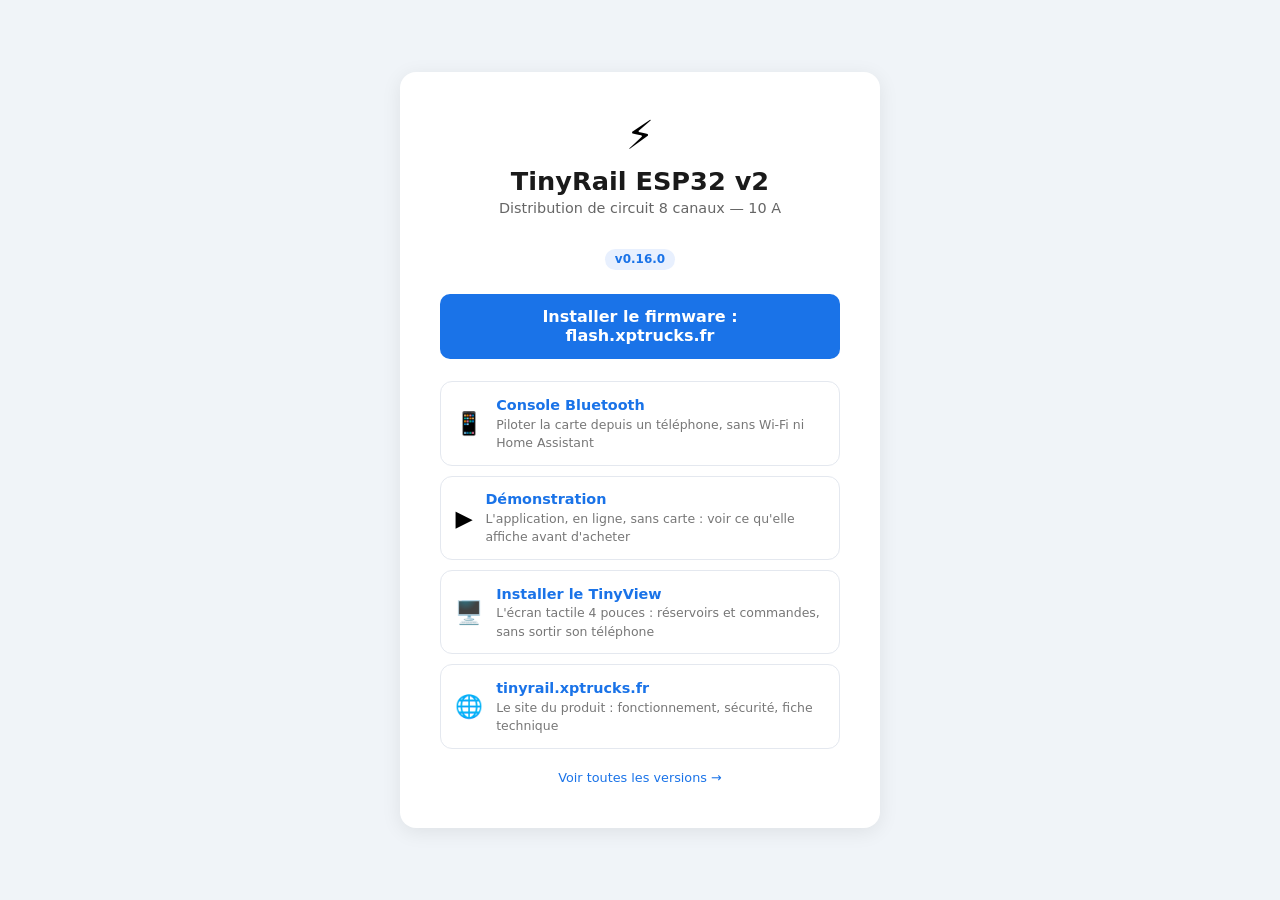
<file: index.html>
<!DOCTYPE html>
<html lang="fr">
<head>
  <meta charset="UTF-8">
  <meta name="viewport" content="width=device-width, initial-scale=1.0">
  <title>TinyRail — Installation Firmware</title>
  <style>
    :root { --brand: #1a73e8; }
    * { box-sizing: border-box; margin: 0; padding: 0; }
    body {
      font-family: system-ui, -apple-system, sans-serif;
      background: #f0f4f8;
      display: flex;
      align-items: center;
      justify-content: center;
      min-height: 100vh;
      padding: 2rem;
    }
    .card {
      background: white;
      border-radius: 16px;
      padding: 2.5rem;
      max-width: 480px;
      width: 100%;
      box-shadow: 0 4px 20px rgba(0,0,0,.08);
      text-align: center;
    }
    .logo { font-size: 2.5rem; margin-bottom: 0.5rem; }
    h1 { font-size: 1.6rem; color: #1a1a1a; margin-bottom: .3rem; }
    .subtitle { color: #666; font-size: .9rem; margin-bottom: 2rem; }
    .steps {
      text-align: left;
      background: #f8fafc;
      border-radius: 10px;
      padding: 1.2rem 1.5rem;
      margin-bottom: 1.5rem;
    }
    .steps li {
      margin: .5rem 0;
      color: #444;
      font-size: .95rem;
      padding-left: .3rem;
    }
    .steps li::marker { color: var(--brand); font-weight: bold; }
    /* Le flasheur (flasheur.js) : lot, bouton, progression, état. */
    #flasheur { margin: 1.5rem 0 1rem; text-align: left; }
    .flash-qui { font-size: .8rem; color: #666; margin-bottom: .8rem; }
    .flash-qui a { color: var(--brand); }
    .flash-lot { display: block; font-size: .85rem; color: #444; margin-bottom: .8rem; }
    .flash-lot select { display: block; width: 100%; margin-top: .3rem; padding: .5rem; border-radius: 8px; border: 1px solid #d0d7e2; font-size: .95rem; }
    #flasheur progress { width: 100%; margin-top: .8rem; }
    .flash-etat { font-size: .9rem; color: #333; margin-top: .6rem; min-height: 1.2em; }
    .flash-imprimante { font-size: .8rem; color: #666; margin-top: .6rem; }
    .flash-imprimante button { margin-left: .4rem; padding: .2rem .6rem; border-radius: 6px; border: 1px solid #d0d7e2; background: white; cursor: pointer; }
    .flash-journal { margin-top: .6rem; font-size: .75rem; color: #777; }
    .flash-journal pre { white-space: pre-wrap; max-height: 12rem; overflow: auto; }
    .flash-go {
      background: var(--brand);
      color: white;
      border: none;
      border-radius: 10px;
      padding: .85rem 2rem;
      font-size: 1rem;
      font-weight: 600;
      cursor: pointer;
      width: 100%;
      transition: background .2s;
    }
    .flash-go:hover { background: #1557b0; }
    .flash-go:disabled { background: #9bb8e8; cursor: default; }
    .note { font-size: .8rem; color: #999; line-height: 1.6; }
    .note a { color: var(--brand); text-decoration: none; }
    .note a:hover { text-decoration: underline; }
    .badge {
      display: inline-block;
      background: #e8f0fe;
      color: var(--brand);
      font-size: .75rem;
      font-weight: 600;
      padding: .2rem .6rem;
      border-radius: 99px;
      margin-bottom: 1.5rem;
    }
    .links { display: grid; gap: .6rem; margin: 1.4rem 0 1.2rem; text-align: left; }
    .link-card {
      display: flex; align-items: center; gap: .8rem;
      padding: .8rem .9rem; border: 1px solid #e4e8ef; border-radius: 12px;
      text-decoration: none; color: inherit; transition: .15s;
    }
    .link-card:hover { border-color: var(--brand); background: #f7faff; }
    .link-icon { font-size: 1.4rem; line-height: 1; flex: none; }
    .link-card strong { display: block; font-size: .9rem; color: var(--brand); }
    .link-card > span:last-child { font-size: .78rem; color: #777; line-height: 1.45; }
  </style>
</head>
<body>
  <div class="card">
    <div class="logo">⚡</div>
    <h1>TinyRail ESP32 v2</h1>
    <p class="subtitle">Distribution de circuit 8 canaux — 10 A</p>
    <span class="badge" id="version-badge">Chargement…</span>

    <!-- ⚠️ Le flash a déménagé : une seule page pour tous les produits,
         flash.xptrucks.fr (tools/flash/). Celle-ci ne garde que les liens. -->
    <a class="flash-go" style="display:block;text-decoration:none" href="https://flash.xptrucks.fr/">
      Installer le firmware : flash.xptrucks.fr
    </a>

    <!-- Les quatre surfaces web du produit se citent l'une l'autre, dans le
         même ordre partout : console, démonstration, installer la carte,
         installer le View, puis le site. Un utilisateur arrive par n'importe
         laquelle — un lien reçu, un QR code sur la carte — et doit pouvoir
         atteindre les autres sans savoir qu'elles existent.

         ⚠️ Liens ABSOLUS, vers les domaines du produit, alors que cette page
         est servie depuis deux origines. C'est voulu : un visiteur arrivé sur
         le miroir GitHub repart vers l'adresse du produit au lieu d'y rester.
         Des liens relatifs feraient l'inverse, et enfermeraient sur le miroir
         quiconque y atterrit. -->
    <div class="links">
      <a class="link-card" href="https://flash.tinyrail.xptrucks.fr/console/">
        <span class="link-icon">📱</span>
        <span>
          <strong>Console Bluetooth</strong>
          Piloter la carte depuis un téléphone, sans Wi-Fi ni Home Assistant
        </span>
      </a>
      <a class="link-card" href="https://demo.tinyrail.xptrucks.fr/">
        <span class="link-icon">▶️</span>
        <span>
          <strong>Démonstration</strong>
          L'application, en ligne, sans carte : voir ce qu'elle affiche avant d'acheter
        </span>
      </a>
      <a class="link-card" href="https://flash.xptrucks.fr/">
        <span class="link-icon">🖥️</span>
        <span>
          <strong>Installer le TinyView</strong>
          L'écran tactile 4 pouces : réservoirs et commandes, sans sortir son téléphone
        </span>
      </a>
      <a class="link-card" href="https://tinyrail.xptrucks.fr">
        <span class="link-icon">🌐</span>
        <span>
          <strong>tinyrail.xptrucks.fr</strong>
          Le site du produit : fonctionnement, sécurité, fiche technique
        </span>
      </a>
    </div>

    <p class="note">
      <a href="https://github.com/Xptrucks/tinyrail-releases/releases">Voir toutes les versions →</a>
    </p>
  </div>

  <script>
    fetch('install-manifest.json')
      .then(r => r.json())
      .then(m => {
        document.getElementById('version-badge').textContent = 'v' + m.version;
      })
      .catch(() => {
        document.getElementById('version-badge').textContent = '';
      });
  </script>
</body>
</html>
</file>
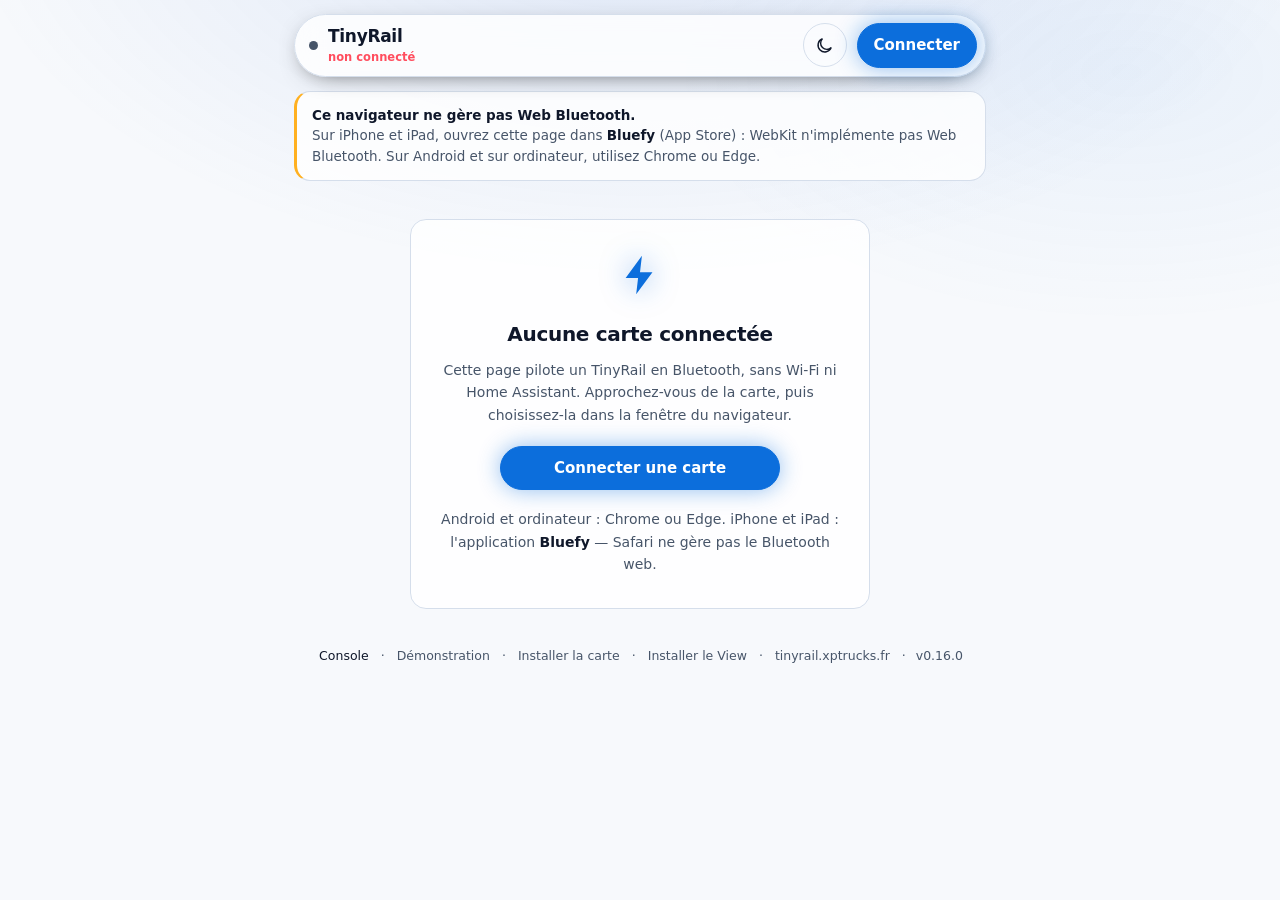
<file: console/index.html>
<!doctype html>
<!--
  TinyRail — console Web Bluetooth
  ================================
  Page autonome (aucune dépendance externe) qui pilote un TinyRail en BLE
  depuis un téléphone, sans passer par un app store.

    · Android    → Chrome, nativement.
    · iPhone/iPad→ navigateur Bluefy (WebKit n'implémente pas Web Bluetooth).
    · Bureau     → Chrome / Edge.

  Web Bluetooth exige une origine sécurisée : HTTPS, ou http://localhost.

  ⚠️ Ce fichier doit rester le miroir exact de packages/ble_protocol.h.
     Spec du protocole : README-ble-protocol.md
-->
<html lang="fr">
<head>
<meta charset="utf-8">
<meta name="viewport" content="width=device-width, initial-scale=1, viewport-fit=cover">
<meta name="color-scheme" content="dark light">
<title>TinyRail — console BLE</title>
<script>
  // Posé avant le rendu : sans cela, la page s'afficherait en sombre puis
  // basculerait en clair sous les yeux de l'utilisateur.
  (function () {
    var saved = null;
    try { saved = localStorage.getItem('tinyrail_theme'); } catch (e) { /* mode privé */ }
    var dark = saved ? saved === 'dark'
                     : !matchMedia('(prefers-color-scheme: light)').matches;
    document.documentElement.dataset.theme = dark ? 'dark' : 'light';
    document.documentElement.style.colorScheme = dark ? 'dark' : 'light';
  })();
</script>
<style>
  /* Jetons repris de tinyrail.xptrucks.fr (site_web/) pour que la console
     et le site se lisent comme un même produit. Valeurs en composantes RGB :
     elles servent aussi aux fonds translucides, comme sur le site. */
  :root {
    --bg: 5 8 16;
    --surface: 13 18 32;
    --fg: 233 238 247;
    --muted: 148 163 184;
    --border: 30 41 59;
    --neon: 56 160 255;
    --halo: 120 170 255;
    --halo-strength: .35;
    --on: 33 208 122;
    --warn: 255 176 32;
    --err: 255 77 94;
    --radius: 16px;
  }
  /* Le thème est résolu par le script du <head>, qui pose data-theme d'après
     le choix mémorisé ou la préférence du système. Pas de media query ici :
     elle entrerait en conflit avec une bascule manuelle. */
  :root[data-theme=light] {
    --bg: 247 249 252; --surface: 255 255 255; --fg: 15 23 42;
    --muted: 71 85 105; --border: 213 222 235; --neon: 12 110 220;
    --halo: 30 90 200; --halo-strength: .12;
  }
  * { box-sizing: border-box; }
  body {
    margin: 0; color: rgb(var(--fg));
    background: rgb(var(--bg));
    font: 15px/1.5 -apple-system, BlinkMacSystemFont, "Segoe UI", system-ui, sans-serif;
    padding: env(safe-area-inset-top) env(safe-area-inset-right)
             env(safe-area-inset-bottom) env(safe-area-inset-left);
    -webkit-text-size-adjust: 100%;
    min-height: 100dvh;
  }
  /* Halo bleu du site : une nappe radiale fixe derrière le contenu. */
  body::before {
    content: ''; position: fixed; inset: 0; pointer-events: none; z-index: -1;
    background:
      radial-gradient(1100px 620px at 50% -12%,
        rgb(var(--halo) / var(--halo-strength)), transparent 62%),
      radial-gradient(760px 420px at 88% 8%,
        rgb(var(--neon) / calc(var(--halo-strength) * .5)), transparent 60%);
  }
  .wrap { max-width: 720px; margin: 0 auto; padding: 14px 14px 48px; }

  /* ── En-tête ─────────────────────────────────────────── */
  /* En-tête : barre en pilule translucide, comme la navigation du site.
     Elle défile avec la page. En position collante, elle mangeait 62 px de
     hauteur en permanence et recouvrait le haut de la section qu'on venait de
     déplier — pour un état qui s'impose déjà de lui-même : dès que la liaison
     tombe, #app disparaît au profit de l'écran d'accueil. */
  header {
    display: flex; align-items: center; gap: 10px;
    margin-bottom: 14px; padding: 8px 8px 8px 14px;
    background: rgb(var(--surface) / .8);
    border: 1px solid rgb(var(--border));
    border-radius: 999px;
    backdrop-filter: blur(14px); -webkit-backdrop-filter: blur(14px);
    box-shadow: 0 6px 24px -12px rgb(0 0 0 / .8);
  }
  h1 {
    font-size: 17px; margin: 0; flex: 1 1 auto; min-width: 0;
    letter-spacing: -0.3px; font-weight: 700;
    /* ⚠️ Sans overflow, une barre trop chargée réduit le titre à une boîte de
       largeur nulle dont le texte déborde et se superpose au bouton voisin. */
    overflow: hidden; white-space: nowrap; text-overflow: ellipsis;
  }
  h1 small {
    display: block; font-weight: 400; font-size: 11.5px; color: rgb(var(--muted));
    letter-spacing: 0; white-space: nowrap; overflow: hidden; text-overflow: ellipsis;
  }
  .dot {
    width: 9px; height: 9px; border-radius: 50%; flex: none;
    background: rgb(var(--muted)); transition: .3s;
  }
  .dot.on { background: rgb(var(--on)); box-shadow: 0 0 12px rgb(var(--on) / .9); }
  .dot.busy { background: rgb(var(--warn)); box-shadow: 0 0 12px rgb(var(--warn) / .9); }

  button {
    font: inherit; font-weight: 600; color: rgb(var(--fg)); cursor: pointer;
    background: rgb(var(--surface)); border: 1px solid rgb(var(--border));
    border-radius: 999px; padding: 10px 16px; transition: .15s;
    min-height: 44px;                    /* cible tactile confortable */
    white-space: nowrap;
  }
  button:hover:not(:disabled) { border-color: rgb(var(--neon) / .8); }
  button:active:not(:disabled) { transform: scale(.97); }
  button:disabled { opacity: .4; cursor: not-allowed; }
  button.primary {
    background: rgb(var(--neon)); border-color: rgb(var(--neon)); color: #04101f;
    box-shadow: 0 0 22px rgb(var(--neon) / .45);
  }
  /* En thème clair le néon est bien plus foncé (12 110 220) : un texte sombre
     y serait illisible. */
  :root[data-theme=light] button.primary { color: #fff; }
  button.ghost { background: transparent; }
  button.danger { color: rgb(var(--err)); border-color: rgb(var(--err) / .45); }
  button.danger:hover:not(:disabled) { border-color: rgb(var(--err)); }

  /* Bascule de thème — bouton rond à icône, comme celui du site. */
  .icon-btn {
    width: 44px; height: 44px; padding: 0; flex: none;
    display: grid; place-items: center; border-radius: 50%;
  }
  .icon-btn svg { width: 19px; height: 19px; stroke: rgb(var(--fg)); fill: none;
                  stroke-width: 1.8; stroke-linecap: round; }
  /* On montre la destination, pas l'état courant : soleil sur fond sombre
     (« passer en clair »), lune sur fond clair — comme le bouton du site. */
  :root[data-theme=dark] .moon, :root[data-theme=light] .sun { display: none; }
  :focus-visible { outline: 2px solid rgb(var(--neon)); outline-offset: 2px; }

  /* Reconnexion : libellé sur grand écran, icône seule sur téléphone (voir le
     bloc « Téléphone » plus bas). L'icône est donc masquée par défaut. */
  #btnReconnect svg {
    display: none; width: 19px; height: 19px; stroke: rgb(var(--fg));
    fill: none; stroke-width: 1.8; stroke-linecap: round;
  }

  /* ── Bandeau de mesures ──────────────────────────────── */
  .strip {
    display: grid; grid-template-columns: repeat(4, 1fr); gap: 8px;
    margin-bottom: 12px;
  }
  .metric {
    background: rgb(var(--surface) / .8); border: 1px solid rgb(var(--border));
    border-radius: var(--radius); padding: 12px 10px; text-align: center;
  }
  .metric b {
    display: block; font-size: 19px; font-weight: 700;
    font-variant-numeric: tabular-nums; letter-spacing: -0.4px;
  }
  /* Libellé en petites capitales espacées, comme les « eyebrow » du site. */
  .metric span {
    font-size: 10px; color: rgb(var(--muted)); text-transform: uppercase;
    letter-spacing: 1.2px; font-weight: 600;
  }
  @media (max-width: 520px) { .strip { grid-template-columns: repeat(2, 1fr); } }

  /* ── Canaux ──────────────────────────────────────────── */
  .channels { display: grid; gap: 8px; }
  .ch {
    background: rgb(var(--surface) / .8); border: 1px solid rgb(var(--border));
    border-radius: var(--radius); padding: 12px 14px;
    /* Trois colonnes : silhouette du type, textes, interrupteur. */
    display: grid; grid-template-columns: auto 1fr auto; gap: 4px 14px;
    align-items: center; transition: border-color .2s, box-shadow .2s;
  }
  /* Silhouette de la charge — dit le type d'un coup d'œil, là où le
     sous-titre demande de lire. Éteinte, elle reste discrète : c'est le nom
     du canal qu'on doit lire en premier, pas une rangée de pictogrammes. */
  .ch-icon {
    grid-row: 1 / span 2; width: 26px; height: 26px;
    fill: none; stroke: rgb(var(--muted)); stroke-width: 1.6;
    stroke-linecap: round; stroke-linejoin: round;
    opacity: .75; transition: stroke .2s, opacity .2s;
  }
  .ch-icon.on { stroke: rgb(var(--neon)); opacity: 1; }
  .ch.lit {
    border-color: rgb(var(--neon) / .85);
    box-shadow: 0 0 26px -8px rgb(var(--neon) / .75);
  }
  .ch.trip { border-color: rgb(var(--err) / .9); }
  /* Le nom donné par l'utilisateur porte la carte : c'est lui qu'on lit de loin. */
  .ch-name {
    font-weight: 700; font-size: 17px; letter-spacing: -0.3px;
    color: rgb(var(--fg)); line-height: 1.3;
    overflow-wrap: anywhere;              /* un libellé long ne pousse pas l'interrupteur */
  }
  .ch-meta {
    font-size: 12.5px; color: rgb(var(--muted)); font-variant-numeric: tabular-nums;
    margin-top: 1px;
  }
  .ch-id { font-weight: 600; }
  .ch-meta .trip { color: rgb(var(--err)); font-weight: 600; }
  .ch-meta .linked { color: rgb(var(--neon)); font-weight: 600; }
  /* Le curseur n'occupe que la colonne des textes : l'interrupteur peut alors
     s'étendre sur les deux lignes et se centrer sur toute la hauteur. */
  .slider { grid-column: 2; }
  input[type=range] {
    width: 100%; accent-color: rgb(var(--neon)); height: 30px; margin: 0;
  }
  /* Canal éteint : le firmware renvoie quand même la dernière luminosité.
     L'atténuer évite de lire « 100 % » sur une sortie qui ne débite rien.
     Le curseur reste actif — le manipuler rallume le canal à ce niveau. */
  .ch:not(.lit) input[type=range] { opacity: .28; }

  /* Interrupteur — ⚠️ min-height: 0 obligatoire, sinon la règle générique
     button{min-height:44px} l'étire et décentre la pastille. */
  .sw {
    position: relative; width: 54px; height: 32px; min-height: 0; padding: 0;
    grid-column: 3; grid-row: 1 / span 2; align-self: center; justify-self: end;
    background: rgb(var(--border)); border: 1px solid rgb(var(--border));
    border-radius: 999px; cursor: pointer; transition: background .2s, box-shadow .2s;
  }
  .sw::after {                       /* 30 px utiles − 24 de pastille = 3 de part et d'autre */
    content: ''; position: absolute; top: 3px; left: 3px;
    width: 24px; height: 24px; border-radius: 50%;
    background: rgb(var(--muted)); transition: transform .2s, background .2s;
  }
  .sw[aria-checked=true] {
    background: rgb(var(--neon)); border-color: rgb(var(--neon));
    box-shadow: 0 0 16px rgb(var(--neon) / .55);
  }
  .sw[aria-checked=true]::after { transform: translateX(22px); background: #fff; }

  /* ── Sections ────────────────────────────────────────── */
  details {
    background: rgb(var(--surface) / .8); border: 1px solid rgb(var(--border));
    border-radius: var(--radius); margin-top: 8px; overflow: hidden;
  }
  summary {
    padding: 15px 14px; cursor: pointer; font-weight: 700; list-style: none;
    display: flex; justify-content: space-between; align-items: center;
    letter-spacing: -0.2px;
  }
  summary::-webkit-details-marker { display: none; }
  summary::after {
    content: ''; width: 8px; height: 8px; flex: none; margin-right: 4px;
    border-right: 2px solid rgb(var(--muted)); border-bottom: 2px solid rgb(var(--muted));
    transform: rotate(45deg) translate(-2px, -2px); transition: transform .2s;
  }
  details[open] summary::after { transform: rotate(-135deg) translate(-2px, -2px); }
  .body { padding: 0 14px 16px; display: grid; gap: 14px; }
  /* Sous-bloc replié dans une section : il doit respirer comme .body, sinon
     ses lignes se collent au paragraphe d'aide qui les précède. */
  #icfgSender { display: grid; gap: 14px; }

  .row { display: flex; align-items: center; gap: 10px; flex-wrap: wrap; }
  .row label {
    flex: 1 1 150px; font-size: 13px; color: rgb(var(--muted)); line-height: 1.35;
  }
  .row label em { font-style: normal; }
  input[type=number], input[type=text], select {
    font: inherit; color: rgb(var(--fg)); background: rgb(var(--bg) / .6);
    border: 1px solid rgb(var(--border)); border-radius: 12px; padding: 10px 12px;
    min-width: 0; flex: 0 1 116px; min-height: 44px;
  }
  /* Un select doit montrer son option, pas la couper : « Réservoir eaux
     grises » et « Contact : suit l'état » demandent près de 190 px. */
  select { flex: 0 1 190px; }
  input[type=text] { flex: 1 1 170px; }
  input:focus, select:focus { border-color: rgb(var(--neon) / .8); outline: none; }

  .inputs { display: grid; grid-template-columns: repeat(2, 1fr); gap: 8px; }
  @media (max-width: 520px) { .inputs { grid-template-columns: 1fr; } }
  .an {
    background: rgb(var(--bg) / .5); border: 1px solid rgb(var(--border));
    border-radius: 13px; padding: 12px;
  }
  .an b { font-variant-numeric: tabular-nums; font-size: 16px; }
  .an select { width: 100%; margin-top: 8px; flex: none; }
  /* Le nom donné par l'utilisateur porte la carte, comme pour les canaux. */
  .an-title {
    font-weight: 700; font-size: 16px; letter-spacing: -0.2px;
    overflow-wrap: anywhere; margin-bottom: 2px;
  }
  .an-head { display: flex; align-items: center; gap: 8px; }
  .an-head b { flex: 1; text-align: right; }
  .an-id { font-size: 12.5px; color: rgb(var(--muted)); font-weight: 600; }

  /* Jauge de réservoir : un niveau se lit d'un coup d'œil, pas en déchiffrant
     une résistance en ohms. */
  .an-gauge {
    height: 10px; margin-top: 8px; border-radius: 999px; overflow: hidden;
    background: rgb(var(--bg) / .8); border: 1px solid rgb(var(--border));
  }
  .an-gauge-fill {
    height: 100%; width: 0; border-radius: 999px;
    transition: width .4s ease, background .3s;
  }
  .an input[type=text] { width: 100%; margin-top: 8px; flex: none; }
  .an-sub {
    margin-top: 6px; font-size: 12px; color: rgb(var(--muted));
  }
  .an-sender {
    margin-top: 8px; padding-top: 8px; display: grid; gap: 8px;
    border-top: 1px dashed rgb(var(--border));
  }
  .an-sender select, .an-sender input { width: 100%; flex: none; }
  .an-sender .an-link-row input { flex: 1 1 0; }
  /* Liaison entrée → sortie, séparée du réglage de mesure par un filet. */
  .an-link {
    margin-top: 10px; padding-top: 10px;
    border-top: 1px solid rgb(var(--border));
    display: grid; gap: 8px;
  }
  .an-link select, .an-link input { width: 100%; flex: none; }
  .an-link-row { display: flex; gap: 8px; }
  .an-link-row select { flex: 1 1 auto; min-width: 0; }
  .an-link-row input { flex: 0 0 96px; }

  /* ── Journal ─────────────────────────────────────────── */
  #log {
    font: 12px/1.7 ui-monospace, SFMono-Regular, Menlo, monospace;
    white-space: pre-wrap; word-break: break-word;
    max-height: 210px; overflow-y: auto; color: rgb(var(--muted));
  }
  #log .e { color: rgb(var(--err)); }
  #log .k { color: rgb(var(--on)); }

  .notice {
    background: rgb(var(--surface) / .8); border: 1px solid rgb(var(--border));
    border-left: 3px solid rgb(var(--warn));
    border-radius: var(--radius); padding: 13px 15px; margin-bottom: 12px;
    font-size: 13.5px; color: rgb(var(--muted)); line-height: 1.55;
  }
  .notice b { color: rgb(var(--fg)); }
  /* État d'attente : remplacé dès la première trame INPUTS reçue. */
  .empty { margin: 0; font-size: 13px; color: rgb(var(--muted)); }

  .hint {
    margin: 0; font-size: 12.5px; line-height: 1.55; color: rgb(var(--muted));
  }
  .hint b { color: rgb(var(--fg)); font-weight: 600; }
  .presets {
    display: flex; align-items: center; gap: 8px; flex-wrap: wrap;
    padding-top: 4px;
  }
  .presets span { font-size: 12.5px; color: rgb(var(--muted)); }
  #shedRows { display: grid; gap: 10px; padding-top: 4px; }
  #shedRows label em { font-style: normal; color: rgb(var(--fg)); }

  footer {
    /* ⚠️ `wrap` : six entrées ne tiennent pas sur une ligne de téléphone, et
       sans repli elles débordaient hors de l'écran au lieu de passer dessous. */
    display: flex; flex-wrap: wrap;
    justify-content: center; align-items: center; gap: 10px;
    margin-top: 22px; font-size: 12.5px; color: rgb(var(--muted));
  }
  footer a { color: rgb(var(--muted)); text-decoration: none; padding: 6px 2px; }
  footer a:hover { color: rgb(var(--neon)); }
  /* La page où l'on est : présente, lisible, mais pas cliquable. */
  footer .here { color: rgb(var(--fg)); padding: 6px 2px; }

  /* ── États de liaison ────────────────────────────────────
     off = pas de carte · ro = connectée, non authentifiée · rw = pilotable.
     Sans carte, on ne montre pas huit canaux grisés : on montre pourquoi
     il n'y a rien à voir. */
  [data-link=off] #app { display: none; }
  body:not([data-link=off]) #welcome { display: none; }

  #welcome { display: grid; place-items: center; padding: 26px 0 10px; }
  .welcome-card {
    background: rgb(var(--surface) / .8); border: 1px solid rgb(var(--border));
    border-radius: var(--radius); padding: 32px 24px; text-align: center;
    max-width: 460px;
  }
  .welcome-icon {
    width: 46px; height: 46px; margin-bottom: 14px;
    fill: rgb(var(--neon)); filter: drop-shadow(0 0 14px rgb(var(--neon) / .55));
  }
  .welcome-card h2 {
    margin: 0 0 10px; font-size: 20px; letter-spacing: -0.3px;
  }
  .welcome-card p {
    margin: 0 0 20px; font-size: 14px; line-height: 1.6; color: rgb(var(--muted));
  }
  .welcome-card button { width: 100%; max-width: 280px; }
  .welcome-note { margin: 18px 0 0 !important; font-size: 12.5px; }
  .welcome-note b { color: rgb(var(--fg)); }

  /* En consultation seule, les commandes portent l'attribut disabled et pas
     seulement une opacité — sinon un lecteur d'écran les annoncerait comme
     actionnables. */
  [data-link=ro] .channels, [data-link=ro] #inputs { opacity: .75; }
  button:disabled, input:disabled, select:disabled { cursor: not-allowed; }
  .sw:disabled { opacity: .5; }

  /* Le sous-titre de l'en-tête porte l'état : c'est ce qu'on lit en premier. */
  [data-link=off] h1 small { color: rgb(var(--err)); font-weight: 600; }
  [data-link=ro] h1 small { color: rgb(var(--warn)); font-weight: 600; }

  /* ── Téléphone ───────────────────────────────────────────
     Sur ~390 px de large, une ligne « libellé · champ · bouton » ne tient pas :
     les éléments se répartissaient en escalier, les deux bornes d'une même
     mesure se retrouvaient sur deux lignes différentes, et un select de 116 px
     tronquait ses propres options (« Tension 0-30 V »). On donne donc sa ligne
     au libellé et toute la largeur restante aux commandes. */
  @media (max-width: 560px) {
    .row { gap: 8px 10px; }
    .row > label { flex: 1 1 100%; }
    /* Une ligne ne portant qu'un select le laisse s'étendre ; deux champs se
       partagent la largeur au lieu de se replier l'un sous l'autre. */
    .row > select { flex: 1 1 150px; }
    .row > input[type=number] { flex: 1 1 110px; }
    .row > input[type=text] { flex: 1 1 140px; }
    .row > button { flex: 0 0 auto; }
    /* Libellé et interrupteur restent côte à côte : renvoyer une pastille de
       54 px seule sur sa ligne creuse la section pour rien. */
    .row:has(> .sw) > label { flex: 1 1 auto; }
    /* Idem pour le tableau de délestage : « CH3 Pompe à eau » tient à gauche. */
    #shedRows .row > label { flex: 1 1 110px; }

    /* En-tête : trois boutons plus le titre ne tiennent pas sur une ligne.
       « Reconnecter » retombe sur sa seule icône — le nom de la carte reste
       dans son title et dans le sous-titre d'état. */
    header { gap: 8px; padding-left: 12px; }
    #btnReconnect .lbl { display: none; }
    #btnReconnect svg { display: block; }
    #btnReconnect {
      width: 44px; height: 44px; padding: 0; flex: none;
      display: grid; place-items: center; border-radius: 50%;
    }
    #btnConnect { padding: 10px 13px; }
    /* Le titre ne descend pas sous la largeur de « TinyRail » : c'est lui qui
       porte l'état de la liaison, pas les boutons. */
    h1 { min-width: 62px; }
    .presets span { flex: 1 1 100%; }
  }

  /* Écrans très étroits (iPhone SE, 320 px) : à trois boutons, la barre ne
     tient plus. On resserre le tout — ⚠️ pas de flex-wrap ici : en enveloppe,
     le titre part à la ligne au lieu de se contracter, et l'en-tête collant
     double de hauteur. */
  @media (max-width: 400px) {
    header { gap: 6px; padding: 8px 6px 8px 10px; }
    header button { font-size: 13px; }
    #btnConnect { padding: 10px 10px; }
    h1 { font-size: 15px; min-width: 52px; }
  }
  /* iPhone SE : les 4 px qui manquent au titre pour ne pas s'élider. */
  @media (max-width: 340px) { h1 { font-size: 14px; } }

  .hidden { display: none !important; }
  code {
    font: 12px ui-monospace, Menlo, monospace; background: rgb(var(--bg) / .6);
    padding: 2px 6px; border-radius: 6px;
  }
</style>
</head>
<body>
<div class="wrap">

  <header>
    <span class="dot" id="dot"></span>
    <h1>TinyRail <small id="sub">non connecté</small></h1>
    <button class="ghost hidden" id="btnReconnect">
      <svg viewBox="0 0 24 24" aria-hidden="true">
        <path d="M20 11a8 8 0 1 0-.7 4.3"/><path d="M20 4.5V11h-6.5"/>
      </svg>
      <span class="lbl" id="btnReconnectLbl">Reconnecter</span>
    </button>
    <button class="icon-btn ghost" id="btnTheme" aria-label="Changer de thème">
      <svg class="sun" viewBox="0 0 24 24" aria-hidden="true">
        <circle cx="12" cy="12" r="4.2"/>
        <path d="M12 2.4v2.2M12 19.4v2.2M4.2 12H2M22 12h-2.2M5.6 5.6 4 4M20 20l-1.6-1.6M18.4 5.6 20 4M4 20l1.6-1.6"/>
      </svg>
      <svg class="moon" viewBox="0 0 24 24" aria-hidden="true">
        <path d="M20.5 14.6A8.6 8.6 0 1 1 9.4 3.5a6.9 6.9 0 0 0 11.1 11.1Z"/>
      </svg>
    </button>
    <button class="primary" id="btnConnect">Connecter</button>
  </header>

  <div class="notice hidden" id="unsupported">
    <b>Ce navigateur ne gère pas Web Bluetooth.</b><br>
    Sur iPhone et iPad, ouvrez cette page dans <b>Bluefy</b> (App&nbsp;Store) : WebKit
    n'implémente pas Web Bluetooth. Sur Android et sur ordinateur, utilisez Chrome ou Edge.
  </div>

  <div id="welcome">
    <div class="welcome-card">
      <svg viewBox="0 0 24 24" aria-hidden="true" class="welcome-icon">
        <path d="M13 2 4.5 13.5H11l-1 8.5 8.5-11.5H12l1-8.5Z"/>
      </svg>
      <h2 id="welcomeTitle">Aucune carte connectée</h2>
      <p id="welcomeText">
        Cette page pilote un TinyRail en Bluetooth, sans Wi-Fi ni Home Assistant.
        Approchez-vous de la carte, puis choisissez-la dans la fenêtre du navigateur.
      </p>
      <button class="primary" id="btnConnectHero">Connecter une carte</button>
      <p class="welcome-note">
        Android et ordinateur : Chrome ou Edge. iPhone et iPad : l'application
        <b>Bluefy</b> — Safari ne gère pas le Bluetooth web.
      </p>
    </div>
  </div>

  <div id="app">
  <div class="notice hidden" id="pairHint">
    <b id="pairTitle">Première connexion à cette carte.</b><br>
    <span id="pairWhy">Pour commander la carte, il faut récupérer sa clé : </span>
    appuyez <b>3&nbsp;secondes</b> sur le bouton BOOT (SW13) du TinyRail pour ouvrir la
    fenêtre d'appairage de 30&nbsp;s, puis touchez « Appairer ». Sans la clé, la carte ne
    montre rien : ni état, ni mesures.
    <div class="row" style="margin-top:10px">
      <button id="btnPair">Appairer</button>
      <button class="ghost" id="btnImport">Coller une clé</button>
    </div>
  </div>

  <div class="strip">
    <div class="metric"><b id="mVbus">—</b><span>Bus</span></div>
    <div class="metric"><b id="mTotal">—</b><span>Total</span></div>
    <div class="metric"><b id="mTemp">—</b><span>Carte</span></div>
    <div class="metric"><b id="mFault">—</b><span>Défauts</span></div>
  </div>

  <div class="channels" id="channels"></div>

  <details id="secInputs" open>
    <summary>Entrées universelles</summary>
    <div class="body">
      <div class="inputs" id="inputs">
        <p class="empty">Connectez la carte pour relever les entrées.</p>
      </div>
    </div>
  </details>

  <details id="secInputCfg">
    <summary>Configuration des entrées</summary>
    <div class="body">
      <div class="row">
        <label for="icfgSel">Entrée</label>
        <select id="icfgSel"></select>
        <button class="ghost" id="btnICfgLoad">Recharger</button>
      </div>
      <div class="row">
        <label for="icfgLbl">Nom</label>
        <input type="text" id="icfgLbl" maxlength="32" placeholder="Eau propre">
        <button id="btnICfgLbl">Écrire</button>
      </div>
      <div class="row">
        <label for="icfgKind">Type — décide de l'affichage</label>
        <select id="icfgKind"></select>
      </div>
      <div class="row">
        <label for="icfgMode">Mode de mesure</label>
        <select id="icfgMode"></select>
      </div>

      <div id="icfgSender">
        <p class="hint">
          Conversion de la sonde. Le profil pose les deux bornes ; les modifier
          bascule en <b>personnalisé</b>. La résistance à vide peut dépasser
          celle à plein — c'est le cas des sondes américaines.
        </p>
        <div class="row">
          <label for="icfgProf">Profil de sonde</label>
          <select id="icfgProf"></select>
        </div>
        <div class="row">
          <label for="icfgRe">Résistance vide / plein (Ω)</label>
          <input type="number" id="icfgRe" min="0" max="500" step="1">
          <input type="number" id="icfgRf" min="0" max="500" step="1">
          <button id="btnICfgSender">Écrire</button>
        </div>
      </div>

      <div class="row">
        <label for="icfgAct">Action — pilote une sortie</label>
        <select id="icfgAct"></select>
      </div>
      <div class="row">
        <label for="icfgTgt">Sortie pilotée</label>
        <select id="icfgTgt"></select>
        <input type="number" id="icfgThr" min="0" max="30" step="0.1"
               placeholder="seuil V">
      </div>
      <!-- Toute action peut viser plusieurs sorties. Le select ci-dessus en
           vise une, gardé pour les cartes en service ; les deux s'ajoutent. -->
      <div class="row">
        <label for="icfgOuts">Sorties (1,3,5)</label>
        <input type="text" id="icfgOuts" placeholder="1,3,5">
      </div>
    </div>
  </details>

  <details id="secConfig">
    <summary>Configuration des sorties</summary>
    <div class="body">
      <div class="row">
        <label for="cfgCh">Canal</label>
        <select id="cfgCh"></select>
        <button class="ghost" id="btnCfgLoad">Recharger</button>
      </div>
      <div class="row">
        <label for="cfgLabel">Libellé</label>
        <input type="text" id="cfgLabel" maxlength="32" placeholder="Frigo">
        <button id="btnLabel">Écrire</button>
      </div>
      <div class="row">
        <label for="cfgKind">Type — décide de l'affichage et de la gradation</label>
        <select id="cfgKind"></select>
      </div>
      <div class="row">
        <label for="cfgOc">Seuil de surintensité (A)</label>
        <input type="number" id="cfgOc" min="0.5" max="10" step="0.5">
        <button id="btnOc">Écrire</button>
      </div>
      <div class="row">
        <label for="cfgShed">Délester sous (V) — 0 pour ne jamais délester</label>
        <input type="number" id="cfgShed" min="0" max="30" step="0.1">
        <button id="btnShed">Écrire</button>
      </div>
      <div class="row">
        <label for="cfgDelay">Délai de coupure (s) — global</label>
        <input type="number" id="cfgDelay" min="1" max="10" step="0.5">
        <button id="btnDelay">Écrire</button>
      </div>
      <div class="row">
        <label for="cfgTimer">Extinction auto (s)</label>
        <input type="number" id="cfgTimer" min="1" max="3600" step="1">
        <button id="btnTimer">Activer</button>
        <button class="ghost" id="btnTimerOff">Désactiver</button>
      </div>
      <div class="row">
        <label for="cfgAutoOn">Allumer au démarrage de la carte</label>
        <button class="sw" role="switch" aria-checked="false" id="cfgAutoOn"
                aria-label="Démarrage automatique"></button>
      </div>
      <div class="row">
        <label for="cfgPair">Apparier avec le canal voisin <em id="pairWith"></em></label>
        <button class="sw" role="switch" aria-checked="false" id="cfgPair"
                aria-label="Appairage de canaux"></button>
      </div>
      <div class="row">
        <label for="cfgTos">Seuils thermiques T_OS / T_HYST (°C)</label>
        <input type="number" id="cfgTos" min="50" max="100" step="1">
        <input type="number" id="cfgThyst" min="40" max="99" step="1">
        <button id="btnThermal">Écrire</button>
      </div>
    </div>
  </details>

  <details id="secBattery">
    <summary>Protection batterie</summary>
    <div class="body">
      <p class="hint">
        Sous son seuil, une sortie s'éteint et <b>ne se rallume pas toute
        seule</b> : il faut la rallumer à la main. Laissez <b>0</b> pour ce qui
        doit tenir jusqu'au bout. La coupure générale, elle, éteint tout.
      </p>

      <div class="row">
        <label for="batCut">Coupure générale (V) — 0 pour désactiver</label>
        <input type="number" id="batCut" min="0" max="30" step="0.1">
      </div>
      <div class="row">
        <label for="batDelay">Temporisation (s) — absorbe les appels de courant</label>
        <input type="number" id="batDelay" min="2" max="300" step="1">
      </div>
      <div class="row"><button id="btnBattery">Écrire</button></div>

      <div class="presets">
        <span>Point de départ 12 V — même seuil sur les 8 canaux, à échelonner ensuite :</span>
        <button class="ghost tiny" data-preset="lifepo4">LiFePO4</button>
        <button class="ghost tiny" data-preset="plomb">Plomb / AGM</button>
        <button class="ghost tiny" data-preset="off">Tout désactiver</button>
      </div>
      <p class="hint" id="presetNote"></p>

      <div id="shedRows"></div>
    </div>
  </details>

  <details id="secSystem">
    <summary>Système</summary>
    <div class="body">
      <div class="row">
        <label>Firmware</label><span id="sysFw">—</span>
      </div>
      <div class="row">
        <button class="ghost" id="btnAllOn">Tout allumer</button>
        <button class="ghost" id="btnAllOff">Tout éteindre</button>
      </div>
      <div class="row">
        <button class="ghost" id="btnExport">Exporter la clé</button>
        <button class="ghost" id="btnRestart">Redémarrer</button>
        <button class="ghost" id="btnSafe">Mode sans échec</button>
      </div>
      <p class="hint">
        <b>Réinitialiser</b> efface tous les réglages — libellés, seuils, modes
        d'entrée, liaisons, délestage — <b>et les identifiants Wi-Fi</b> : la
        carte redémarrera sans réseau, à reprovisionner. La clé d'appairage
        Bluetooth, elle, est conservée : vous gardez le contrôle depuis cette page.
      </p>
      <div class="row">
        <button class="ghost danger" id="btnFactory">Réinitialiser les réglages</button>
      </div>
    </div>
  </details>

  <details id="secLog">
    <summary>Journal</summary>
    <div class="body"><div id="log"></div></div>
  </details>

  </div><!-- #app -->

  <!-- Les quatre surfaces web du produit se citent l'une l'autre, dans le même
       ordre partout. Un utilisateur arrive par n'importe laquelle — un lien
       reçu, un QR code sur la carte — et doit pouvoir atteindre les trois
       autres sans savoir qu'elles existent. Celle où l'on se trouve est
       présente mais inerte : la retirer déplacerait les autres d'une page à
       l'autre.

       ⚠️ Liens ABSOLUS, vers les domaines du produit, alors que cette page est
       servie depuis deux origines. C'est voulu : un visiteur arrivé sur le
       miroir GitHub repart vers l'adresse du produit au lieu d'y rester. -->
  <footer>
    <span aria-current="page" class="here">Console</span>
    <span aria-hidden="true">·</span>
    <a href="https://demo.tinyrail.xptrucks.fr/">Démonstration</a>
    <span aria-hidden="true">·</span>
    <a href="https://flash.tinyrail.xptrucks.fr/">Installer la carte</a>
    <span aria-hidden="true">·</span>
    <a href="https://view.tinyrail.xptrucks.fr/">Installer le View</a>
    <span aria-hidden="true">·</span>
    <a href="https://tinyrail.xptrucks.fr" target="_blank" rel="noopener">
      tinyrail.xptrucks.fr
    </a>
    <span aria-hidden="true">·</span>
    <span id="version" title="Version de cette page">—</span>
  </footer>
</div>

<script>
'use strict';

/* ══════════════════════════════════════════════════════════════
   Protocole TinyRail BLE v2 — miroir de packages/ble_protocol.h
   ══════════════════════════════════════════════════════════════ */

// Remplacé à la publication par tools/webble/publish.sh ou par le workflow de
// release. Reste tel quel lorsqu'on sert le fichier directement : c'est ainsi
// qu'on distingue une page de travail d'une page publiée.
const CONSOLE_VERSION = 'v0.16.0';

const BASE = '12340000-1234-1234-1234-1234123400';   // + 2 hex
const U = {
  service:   BASE + '00',
  challenge: BASE + '01',
  auth:      BASE + '02',
  sharedKey: BASE + '03',
  state:     BASE + '10',
  telemetry: BASE + '11',
  inputs:    BASE + '12',
  faults:    BASE + '13',
  cmd:       BASE + '20',
  resp:      BASE + '21',
};

const OP = {
  SET_CHANNEL: 0x01, SET_ALL: 0x02, GET_KEY: 0x03, PAIR_LABEL: 0x04,
  GET_MAC_SUFFIX: 0x05,
  GET_CH_CONFIG: 0x10, SET_AUTO_OFF: 0x11, SET_AUTO_ON: 0x12, SET_PAIR: 0x13,
  SET_START_MODE: 0x14,
  // Pas du cycle de gradation, global : le POURCENTAGE voyage (5, 10, 20, 25).
  GET_DIM: 0x15, SET_DIM: 0x16,
  GET_OVERCURRENT: 0x20, SET_OC_THRESHOLD: 0x21, SET_OC_DELAY: 0x22,
  GET_THERMAL: 0x30, SET_THERMAL: 0x31,
  GET_LABEL: 0x40, SET_LABEL: 0x41, GET_CH_META: 0x42, SET_CH_KIND: 0x43,
  GET_INPUT: 0x50, SET_INPUT_MODE: 0x51, GET_LINK: 0x52, SET_LINK: 0x53,
  GET_SHED: 0x54, SET_SHED: 0x55, GET_BATTERY: 0x56, SET_BATTERY: 0x57,
  GET_INPUT_META: 0x58, SET_INPUT_KIND: 0x59, SET_INPUT_LABEL: 0x5A,
  GET_SENDER: 0x5B, SET_SENDER: 0x5C,
  // Bornes de conversion en tension et seuil du contact virtuel : le pendant
  // de GET/SET_SENDER pour une entrée en mode tension.
  GET_INPUT_SCALE: 0x5D, SET_INPUT_SCALE: 0x5E,
  GET_INFO: 0x60, RESTART: 0x61, SAFE_MODE: 0x62, FACTORY_RESET: 0x63,
  // Mise à jour du firmware. La console ne les émet pas — pousser 1,6 Mio
  // depuis un navigateur n'a pas d'intérêt tant que l'app mobile le fait —
  // mais ils doivent figurer ici : check-protocol.py compare les quatre
  // implémentations, et un opcode manquant vaut `undefined`, donc 0.
  OTA_BEGIN: 0x64, OTA_END: 0x65, OTA_ABORT: 0x66, OTA_STATUS: 0x67,
  // Nom donné à la carte. ⚠️ Pas le nom BLE annoncé, qui porte le suffixe MAC
  // et ne change jamais.
  GET_BOARD_NAME: 0x68, SET_BOARD_NAME: 0x69,
  // Seuils d'alerte d'une entrée. ⚠️ Seuils en DIXIÈMES d'unité ; l'unité est
  // rendue par GET_INPUT_ALARM, elle dépend du mode ET de la courbe réglée.
  GET_INPUT_ALARM: 0x6A, SET_INPUT_ALARM: 0x6B,
  // Heure et historique embarqué (la carte n'a pas d'horloge sauvegardée).
  SET_TIME: 0x6C, HIST_INFO: 0x6D, HIST_READ: 0x6E,
  // ⚠️ Irréversible : la carte exige l'octet 0x43 en garde.
  HIST_CLEAR: 0x6F,
  GET_MQTT: 0x70, SET_MQTT: 0x71, CLEAR_MQTT: 0x72,
  GET_WIFI: 0x73, SET_WIFI: 0x74, CLEAR_WIFI: 0x75,
  GET_REMOTE: 0x76, SET_REMOTE: 0x77,
  // Diagnostic : uptime, heap, et la cause du dernier démarrage — celle qui
  // distingue une carte qui redémarre d'un réseau qui tombe.
  GET_DIAG: 0x78,
  // Sauvegarde installateur (D-198) : un bloc opaque, écrit en BLE seulement.
  INST_INFO: 0x79, INST_BEGIN: 0x7A, INST_CHUNK: 0x7B, INST_COMMIT: 0x7C,
  INST_READ: 0x7D, INST_CLEAR: 0x7E,
};
const OP_NAME = Object.fromEntries(Object.entries(OP).map(([k, v]) => [v, k]));

const STATUS = {
  0x00: 'OK', 0x01: 'non authentifié', 0x02: 'opcode inconnu',
  0x03: 'index hors plage', 0x04: 'payload invalide', 0x05: 'réponse tronquée',
  0x06: 'occupé', 0x07: 'sortie asservie à une entrée',
  // ⚠️ Verrouillée n'est pas asservie : seul l'allumage est refusé.
  0x08: 'sortie verrouillée : allumage refusé',
  // Coupure batterie : allumer est refusé partout, éteindre passe.
  0x09: 'coupure batterie : allumage refusé',
};

// Une seule plage de sonde : la courbe se règle par les bornes, pas par le mode.
const MODES = ['Tension 0-30 V', 'Sonde 0-500 Ω', 'Contact sec'];
const MODE_CONTACT = 2, MODE_SONDE = 1;

// Actions de liaison — l'index EST la valeur du protocole, et l'ordre suit
// celui du select firmware (an{n}_link_mode). Les deux doivent rester alignés.
const ACTIONS = ['Aucune action',
                 'Contact : suit l\'état',
                 'Contact : suit l\'état inversé',
                 'Contact : bascule',
                 'Tension : au-dessus du seuil',
                 'Tension : en dessous du seuil',
                 'Verrouillage : au-dessus du seuil',
                 'Verrouillage : en dessous du seuil'];
// ⚠️ Écrit en clair, une action par test : `check-protocol.py` compare cette
// liste au firmware et à protocol.json, et il la lit par expression
// régulière : un intervalle « i >= 4 && i <= 7 » lui serait muet.
const ACTION_NEEDS_THRESHOLD = i => i === 4 || i === 5 || i === 6 || i === 7;

// Liste « 1,3,5 » ↔ masque de bits. Toute action peut viser plusieurs sorties ;
// la carte range la liste, le protocole transporte le masque.
const OUTS_TO_MASK = txt => (txt.match(/\d+/g) || [])
  .reduce((m, n) => (+n >= 1 && +n <= 8 ? m | (1 << (+n - 1)) : m), 0);
const MASK_TO_OUTS = m => {
  const l = [];
  for (let i = 0; i < 8; i++) if (m & (1 << i)) l.push(i + 1);
  return l.join(',');
};

// Profils de sonde — les bornes qu'ils posent restent modifiables ensuite.
// Les quatre premiers posent les bornes en ohms (GET/SET_SENDER), les trois
// derniers les bornes en volts (GET/SET_INPUT_SCALE).
const SENDERS = ['personnalisé', 'VDO 10-180 Ω', 'Euro 0-190 Ω',
                 'US 240-33 Ω', 'GM 0-90 Ω',
                 '0-5 V', '0,5-4,5 V', '0-10 V'];

// Seuils d'alerte : sens, grandeur surveillée (rendue par la carte), gravité.
const ALARM_DIRECTIONS = ['Désactivée', 'En dessous du seuil', 'Au-dessus du seuil'];
const ALARM_METRICS = ['', '%', 'V', 'Ω'];
const ALARM_LEVELS = ['normal', 'avertissement', 'critique'];

// Ce que mesure l'entrée — même ordre que le select an{n}_kind du firmware.
// Chaque type porte sa représentation : une jauge pour un réservoir n'a pas
// de sens pour un contact de porte.
const KINDS = [
  { nom: 'Générique',            vue: 'valeur' },
  // Teintes prêtes à poser : composer la valeur CSS à la volée donnait
  // « rgb(--neon) », que le navigateur ignore sans rien dire.
  { nom: 'Réservoir eau propre', vue: 'jauge', teinte: 'rgb(var(--neon))' },
  { nom: 'Réservoir eaux grises', vue: 'jauge', teinte: 'rgb(150 160 175)' },
  { nom: 'Réservoir eaux noires', vue: 'jauge', teinte: 'rgb(120 95 75)' },
  { nom: 'Niveau de gaz',        vue: 'jauge', teinte: 'rgb(var(--warn))' },
  { nom: 'Tension',              vue: 'valeur' },
  { nom: 'Contact',              vue: 'contact' },
  { nom: 'Température',          vue: 'valeur' },
  { nom: 'Batterie',             vue: 'valeur' },
];

// Ce qu'alimente la sortie — même ordre que le select ch{n}_kind du firmware.
// `gradable` n'est pas un choix d'affichage : la carte ramène elle-même au
// tout ou rien les types qui ne se gradent pas (kind_is_dimmable dans
// packages/channel_kinds.h). Masquer le curseur évite de proposer un réglage
// que la carte annulerait dans la foulée.
// `icone` est le tracé d'un SVG 24×24, dans le même style trait que le reste
// de la page (pas de remplissage, `stroke-linecap: round`). Le type sert donc
// à trois choses : le curseur, le libellé et cette silhouette — c'est le
// pendant de `vue`/`teinte` côté entrées.
//
// ⚠️ Un type inconnu (firmware plus récent que la console) doit rester
// affichable : `kindDeSortie()` plus bas retombe sur « Générique » plutôt que
// de rendre `undefined.icone`, qui viderait la carte du canal.
const OUT_KINDS = [
  { nom: 'Générique',            gradable: false,
    icone: '<circle cx="12" cy="12" r="8"/><path d="M12 8v8M8 12h8"/>' },
  { nom: 'Éclairage intérieur',  gradable: true,
    icone: '<path d="M9 18h6M10 21h4"/><path d="M12 3a6 6 0 0 0-3.6 10.8c.5.4.8 1 .9 1.6h5.4c.1-.6.4-1.2.9-1.6A6 6 0 0 0 12 3Z"/>' },
  { nom: 'Éclairage extérieur',  gradable: true,
    icone: '<path d="M6 4h12l-2.5 7h-7Z"/><path d="M12 11v6M9 20h6"/><path d="M3 7h1.5M19.5 7H21"/>' },
  // Symbole hydraulique — corps rond, triangle de débit, bride d'aspiration.
  // Un cercle à « aiguilles » se lisait comme une horloge.
  { nom: 'Pompe à eau',          gradable: false,
    icone: '<circle cx="12" cy="13.5" r="5.5"/><path d="M10.3 11.2v4.6l4-2.3Z"/><path d="M12 8V4M9.2 4h5.6"/>' },
  { nom: 'Ventilation',          gradable: true,
    icone: '<circle cx="12" cy="12" r="2"/><path d="M12 10c0-4 1-6 3-6s2 3-1 5M14 12c4 0 6 1 6 3s-3 2-5-1M12 14c0 4-1 6-3 6s-2-3 1-5M10 12c-4 0-6-1-6-3s3-2 5 1"/>' },
  { nom: 'Réfrigérateur',        gradable: false,
    icone: '<rect x="6" y="3" width="12" height="18" rx="2"/><path d="M6 10h12M9 6v2M9 13v3"/>' },
  { nom: 'Chauffage',            gradable: false,
    icone: '<path d="M7 4v16M12 4v16M17 4v16"/><path d="M4 8h16M4 16h16"/>' },
  { nom: 'Chauffe-eau',          gradable: false,
    icone: '<rect x="6" y="3" width="12" height="15" rx="3"/><path d="M9 21h6"/><path d="M12 7c-1.5 2-2 3-2 4a2 2 0 0 0 4 0c0-1-.5-2-2-4Z"/>' },
  { nom: 'Prise 12 V',           gradable: false,
    icone: '<rect x="4" y="4" width="16" height="16" rx="3"/><circle cx="9.5" cy="12" r="1.3"/><circle cx="14.5" cy="12" r="1.3"/>' },
  { nom: 'Motorisation',         gradable: false,
    icone: '<rect x="3" y="8" width="12" height="8" rx="2"/><path d="M15 11h3l3-3v8l-3-3h-3"/><path d="M6 8V6M10 8V6"/>' },
  { nom: 'Compresseur',          gradable: false,
    icone: '<circle cx="9" cy="14" r="5"/><path d="M9 14V9M14 9h6M17 9V5"/><path d="M9 11.5a2.5 2.5 0 1 0 0 5 2.5 2.5 0 0 0 0-5Z"/>' },
  { nom: 'Antenne / TV',         gradable: false,
    icone: '<path d="M12 13v8"/><path d="M8 21h8"/><path d="M12 13 5 4M12 13l7-9"/><path d="M8.4 8.5h7.2"/>' },
  { nom: 'Sirène',               gradable: false,
    icone: '<path d="M7 17V12a5 5 0 0 1 10 0v5"/><path d="M5 17h14v3H5Z"/><path d="M12 4V2M19 7l1.5-1.5M5 7 3.5 5.5"/>' },
  { nom: 'Électrovanne',         gradable: false,
    icone: '<path d="M3 12h6M15 12h6"/><circle cx="12" cy="12" r="3"/><path d="M12 9V4M9.5 4h5"/>' },
  // ⚠️ Une lumière **non gradable** : le seul type dont le domaine Home
  // Assistant et la gradation divergent. Beaucoup de plafonniers LED de série
  // n'acceptent pas le PWM.
  { nom: 'Éclairage tout ou rien', gradable: false,
    icone: '<path d="M9 18h6M10 21h4"/><path d="M12 3a6 6 0 0 0-3.6 10.8c.5.4.8 1 .9 1.6h5.4c.1-.6.4-1.2.9-1.6A6 6 0 0 0 12 3Z"/><path d="M5 5l1.5 1.5M19 5l-1.5 1.5"/>' },
];

// Un firmware plus récent peut annoncer un type que cette console ne connaît
// pas encore. Sans ce repli, `OUT_KINDS[k]` vaut `undefined` et la première
// lecture de `.gradable` jette — la carte du canal ne s'afficherait plus.
function kindDeSortie(k) {
  return OUT_KINDS[k] || OUT_KINDS[0];
}

const NAN16 = -32768;   // sentinelle « capteur non publié » (to_i16)

/* ── Décodeurs (testés contre les mêmes vecteurs que tinyrail_ble.py) ── */

function decodeState(dv) {
  const mask = dv.getUint8(0), ch = [];
  for (let i = 0; i < 8; i++) {
    ch.push({ on: !!(mask & (1 << i)), brightness: dv.getUint8(1 + i) });
  }
  return ch;
}

function decodeTelemetry(dv) {
  const amps = [];
  for (let i = 0; i < 8; i++) amps.push(dv.getUint16(2 * i, true) / 1000);
  const rawT = dv.getInt16(18, true);
  return {
    amps,
    total: amps.reduce((a, b) => a + b, 0),
    vbus: dv.getUint16(16, true) / 1000,
    temp: rawT === NAN16 ? null : rawT / 100,
  };
}

function decodeInputs(dv) {
  const out = [];
  for (let i = 0; i < 4; i++) {
    const mode = dv.getUint8(4 * i);
    const contact = !!dv.getUint8(4 * i + 1);
    const raw = dv.getInt16(4 * i + 2, true);
    let text;
    if (mode === MODE_CONTACT) text = contact ? 'fermé' : 'ouvert';
    else if (raw === NAN16)  text = '—';
    else if (mode === 0)       text = (raw / 100).toFixed(2) + ' V';
    else                     text = raw + ' Ω';
    out.push({ mode, contact, raw, text });
  }
  // Les 4 derniers octets (niveau en %, 255 = pas de mesure) sont arrivés avec
  // les jauges : une trame plus courte reste lisible.
  for (let i = 0; i < 4; i++) {
    const p = dv.byteLength > 16 + i ? dv.getUint8(16 + i) : 255;
    out[i].pct = p === 255 ? null : p;
  }
  return out;
}

function decodeFaults(dv) {
  const mask = dv.getUint8(0), trips = [];
  for (let i = 0; i < 8; i++) if (mask & (1 << i)) trips.push(i + 1);
  // Les octets 2-3 étaient réservés : le 2 porte le masque de délestage.
  const shedMask = dv.byteLength > 2 ? dv.getUint8(2) : 0;
  const shed = [];
  for (let i = 0; i < 8; i++) if (shedMask & (1 << i)) shed.push(i + 1);
  // Octet 4 : les sorties verrouillées par une entrée, arrivé en dernier.
  const lockMask = dv.byteLength > 4 ? dv.getUint8(4) : 0;
  const locked = [];
  for (let i = 0; i < 8; i++) if (lockMask & (1 << i)) locked.push(i + 1);
  return {
    trips,
    thermal: !!(dv.getUint8(1) & 0x01),
    cutoff: !!(dv.getUint8(1) & 0x02),
    shed,
    locked,
  };
}

/* ══════════════════════════════════════════════════════════════
   Connexion BLE
   ══════════════════════════════════════════════════════════════ */

const el = id => document.getElementById(id);
const S = {                       // état de session
  device: null, server: null, chars: {}, key: null, authed: false,
  state: null, telemetry: null, faults: null, labels: {}, chKinds: {},
  inputKinds: {}, inputLabels: {}, inputModes: {},  // type, nom, mode
};

function log(msg, cls) {
  const line = document.createElement('div');
  if (cls) line.className = cls;
  const t = new Date().toTimeString().slice(0, 8);
  line.textContent = `${t}  ${msg}`;
  el('log').prepend(line);
  while (el('log').childElementCount > 200) el('log').lastChild.remove();
}

function setStatus(text, cls) {
  el('sub').textContent = text;
  el('dot').className = 'dot' + (cls ? ' ' + cls : '');
}

// Toujours actifs : sans eux on ne pourrait pas sortir de l'état courant.
const TOUJOURS_ACTIFS = ['btnConnect', 'btnTheme', 'btnConnectHero'];
// Actifs dès qu'une carte répond, même sans authentification : ce sont les
// commandes qui permettent justement de s'authentifier.
const ACTIFS_SI_CONNECTE = ['btnPair', 'btnImport', 'btnExport', 'btnReconnect'];

// Un seul endroit décide de ce qui est manipulable, à partir de l'état réel du
// lien. Sans cela, on garde des contrôles qui semblent actifs mais n'agissent
// sur rien — et on croit piloter une carte absente.
function refreshEnabled() {
  const connecte = !!(S.server && S.server.connected);
  const etat = !connecte ? 'off' : (S.authed ? 'rw' : 'ro');
  document.body.dataset.link = etat;

  document.querySelectorAll('.wrap button, .wrap input, .wrap select')
    .forEach(e => {
      if (TOUJOURS_ACTIFS.includes(e.id)) return;
      if (ACTIFS_SI_CONNECTE.includes(e.id)) { e.disabled = !connecte; return; }
      e.disabled = etat !== 'rw';
    });
}

async function connect() {
  if (!navigator.bluetooth) { el('unsupported').classList.remove('hidden'); return; }
  try {
    setStatus('sélection…', 'busy');
    // La carte annonce son service, mais on accepte aussi le préfixe de nom :
    // un advertisement tronqué ou un firmware plus ancien resteraient trouvables.
    const device = await navigator.bluetooth.requestDevice({
      filters: [{ services: [U.service] }, { namePrefix: 'tinyrail' }],
      optionalServices: [U.service, 'device_information'],
    });
    if (!await connectTo(device)) setStatus('non connecté');
  } catch (e) {
    setStatus('non connecté');
    if (e && e.name === 'NotFoundError') log('sélection annulée');
    else log('connexion : ' + (e && e.message ? e.message : e), 'e');
  }
}

async function connectTo(device) {
  try {
    S.device = device;
    S.device.addEventListener('gattserverdisconnected', onDisconnect);

    setStatus('connexion…', 'busy');
    purgerFileGatt();          // rien de la session précédente ne doit survivre
    S.server = await S.device.gatt.connect();
    const svc = await S.server.getPrimaryService(U.service);

    for (const [name, uuid] of Object.entries(U)) {
      if (name === 'service') continue;
      try { S.chars[name] = await svc.getCharacteristic(uuid); }
      catch { log(`caractéristique ${name} absente`, 'e'); }
    }

    for (const n of ['state', 'telemetry', 'inputs', 'faults', 'resp']) {
      if (!S.chars[n]) continue;
      await S.chars[n].startNotifications();
      S.chars[n].addEventListener('characteristicvaluechanged', onNotify);
    }

    setStatus(S.device.name || 'connecté', 'on');
    el('btnConnect').textContent = 'Déconnecter';
    el('btnReconnect').classList.add('hidden');   // la carte est là
    S.reconnexionVoulue = true;   // désarmée seulement par le bouton Déconnecter
    S.tentatives = 0;
    clearTimeout(reconnexionTimer);
    refreshEnabled();
    majAccueil();
    log('connecté à ' + (S.device.name || '?'), 'k');

    const info = await sendCmd(OP.GET_INFO);           // autorisé sans clé
    if (info && info.status === 0) {
      const proto = info.payload[0];
      const fw = new TextDecoder().decode(info.payload.slice(1));
      el('sysFw').textContent = `${fw} (protocole v${proto})`;
      log(`firmware ${fw}, protocole v${proto}`);
    }

    S.key = loadKey();
    if (S.key) { await authenticate(); }
    else { showPairHint('none'); }
    return true;
  } catch (e) {
    // Le statut est laissé à l'appelant : en reconnexion, c'est la boucle qui
    // affiche le prochain essai plutôt qu'un « non connecté » trompeur.
    log('connexion : ' + (e && e.message ? e.message : e), 'e');
    return false;
  }
}

// Chrome peut se souvenir des appareils déjà autorisés pour cette origine, ce
// qui évite de repasser par la fenêtre de sélection du navigateur. L'API est
// absente sur Bluefy et sur Chrome bureau sans le drapeau
// « enable-web-bluetooth-new-permissions-backend » : d'où le garde, et le
// bouton n'apparaît que si un appareil connu est effectivement retrouvé.
// Reconnexion au chargement de la page, quand le navigateur se souvient d'une
// carte déjà autorisée. Deux temps : on tente tout de suite, et si la carte
// n'est pas là on guette son advertisement pour se connecter dès son retour.
//
// ⚠️ getDevices() ne liste que les appareils autorisés APRÈS l'activation du
//    registre persistant : une carte appairée avant reste invisible ici tant
//    qu'on ne l'a pas resélectionnée une fois.
async function reconnexionAuDemarrage() {
  if (!navigator.bluetooth || !navigator.bluetooth.getDevices) return;
  let connus = [];
  try {
    connus = (await navigator.bluetooth.getDevices())
      .filter(d => (d.name || '').startsWith('tinyrail'));
  } catch { return; }               // permission refusée : le sélecteur reste
  if (!connus.length) return;

  const device = connus[0];
  montrerReconnexion(device);       // repli manuel, tant que la carte manque

  setStatus('reconnexion à ' + device.name + '…', 'busy');
  log('carte connue : ' + device.name + ' — reconnexion');
  if (await connectTo(device)) return;

  // Absente pour l'instant : on l'attend au lieu de marteler connect().
  if (typeof device.watchAdvertisements !== 'function') {
    setStatus('non connecté');
    return;
  }
  try {
    const stop = new AbortController();
    device.addEventListener('advertisementreceived', async () => {
      stop.abort();                 // une seule tentative par réapparition
      log('carte détectée — connexion', 'k');
      if (!await connectTo(device)) setStatus('non connecté');
    }, { once: true });
    await device.watchAdvertisements({ signal: stop.signal });
    setStatus('en attente de ' + device.name + '…', 'busy');
    log('en attente du retour de la carte');
  } catch {
    setStatus('non connecté');
  }
}

/* ── Reconnexion automatique ──────────────────────────────────
   Seule la reconnexion EN COURS DE SESSION est possible sans réglage
   particulier : l'objet device garde sa permission tant que la page vit, donc
   gatt.connect() n'a pas besoin du sélecteur. Retrouver l'appareil après un
   rechargement demanderait getDevices(), derrière un drapeau Chrome — hors
   de question pour un produit livré.

   Ce qui est couvert : redémarrage de la carte (OTA, safe mode, retour aux
   réglages d'usine), sortie de portée, coupure passagère. */
const RECONNEXION_DELAIS = [1000, 2000, 4000, 8000, 15000];  // puis 15 s
let reconnexionTimer = null;

function annulerReconnexion() {
  S.reconnexionVoulue = false;
  S.tentatives = 0;
  clearTimeout(reconnexionTimer);
  reconnexionTimer = null;
}

/* Repli manuel de reconnexion. Il n'a de sens que carte absente : une fois
   connecté, il ne servirait qu'à occuper la barre — sur téléphone, au point de
   chasser le titre et l'état. Le nom de la carte vit dans l'infobulle, pas dans
   le libellé, pour la même raison. */
function montrerReconnexion(device) {
  const b = el('btnReconnect');
  el('btnReconnectLbl').textContent = 'Reconnecter';
  b.title = 'Reconnecter (' + device.name + ')';
  b.setAttribute('aria-label', b.title);
  b.onclick = () => { annulerReconnexion(); connectTo(device); };
  b.classList.remove('hidden');
}

function planifierReconnexion() {
  if (!S.reconnexionVoulue || !S.device) return;
  const delai = RECONNEXION_DELAIS[Math.min(S.tentatives, RECONNEXION_DELAIS.length - 1)];
  S.tentatives++;
  setStatus(`reconnexion dans ${Math.round(delai / 1000)} s…`, 'busy');
  majAccueil();
  reconnexionTimer = setTimeout(async () => {
    if (!S.reconnexionVoulue) return;
    setStatus(`reconnexion (essai ${S.tentatives})…`, 'busy');
    // pas de sélecteur : la permission est acquise pour cette page
    const ok = await connectTo(S.device);
    if (!ok) planifierReconnexion();      // la carte n'est pas encore revenue
  }, delai);
}

function onDisconnect() {
  S.server = null; S.chars = {}; S.authed = false;
  purgerFileGatt();
  el('btnConnect').textContent = 'Connecter';
  refreshEnabled();
  if (S.reconnexionVoulue) {
    log('connexion perdue — reconnexion automatique', 'e');
    if (S.device) montrerReconnexion(S.device);   // le repli redevient utile
    planifierReconnexion();
  } else {
    setStatus('non connecté');
    majAccueil();
    log('déconnecté', 'e');
  }
}

// L'écran d'accueil dit ce qui se passe : « aucune carte » et « on a perdu la
// carte et on la cherche » ne demandent pas la même chose à l'utilisateur.
function majAccueil() {
  const perdue = S.reconnexionVoulue && !(S.server && S.server.connected);
  el('welcomeTitle').textContent = perdue ? 'Connexion perdue' : 'Aucune carte connectée';
  el('welcomeText').textContent = perdue
    ? 'La carte ne répond plus — elle redémarre peut-être, ou elle est hors de '
      + 'portée. La reconnexion se fait toute seule dès qu\'elle revient.'
    : 'Cette page pilote un TinyRail en Bluetooth, sans Wi-Fi ni Home Assistant. '
      + 'Approchez-vous de la carte, puis choisissez-la dans la fenêtre du navigateur.';
  el('btnConnectHero').textContent = perdue ? 'Choisir une autre carte'
                                            : 'Connecter une carte';
}

function onNotify(ev) {
  const dv = ev.target.value, uuid = ev.target.uuid;
  try {
    if (uuid === U.state && dv.byteLength >= 9) {
      S.state = decodeState(dv); renderChannels();
    } else if (uuid === U.telemetry && dv.byteLength >= 20) {
      S.telemetry = decodeTelemetry(dv); renderMetrics(); renderChannels();
    } else if (uuid === U.inputs && dv.byteLength >= 16) {
      renderInputs(decodeInputs(dv));
    } else if (uuid === U.faults && dv.byteLength >= 2) {
      S.faults = decodeFaults(dv); renderMetrics(); renderChannels();
    } else if (uuid === U.resp && dv.byteLength >= 3) {
      dispatchResp(dv);
    }
  } catch (e) { log('décodage : ' + e.message, 'e'); }
}

/* ── CMD / RESP ──────────────────────────────────────────────── */

let pending = null;   // { op, resolve, timer }

function dispatchResp(dv) {
  const op = dv.getUint8(0), idx = dv.getUint8(1), status = dv.getUint8(2);
  // Vue relative à dv, pas au buffer : une valeur BLE peut avoir un byteOffset.
  const payload = new Uint8Array(dv.buffer, dv.byteOffset + 3, dv.byteLength - 3);
  if (pending && pending.op === op) {
    clearTimeout(pending.timer);
    const done = pending.resolve; pending = null;
    done({ op, idx, status, payload });
  }
  if (status !== 0) {
    log(`${OP_NAME[op] || op} → ${STATUS[status] || status}`, 'e');
  }
}

// ⚠️ Les commandes sont sérialisées. Le firmware n'a qu'une réponse courante et
// `pending` ne peut suivre qu'un échange : sans cette file, un clic pendant un
// chargement (la section batterie en enchaîne 9, les libellés 12) écrasait
// l'échange en cours. L'ancienne promesse ne se résolvait jamais et son minuteur
// signalait « pas de réponse » sur une commande pourtant honorée.
let gattQueue = Promise.resolve();

// Toute opération GATT passe par ici — commandes, mais aussi lecture du nonce
// et écriture de la réponse d'authentification. Les laisser hors de la file
// suffisait à provoquer « GATT operation already in progress » dès qu'une
// authentification croisait un chargement.
function filerGatt(fn) {
  const run = async () => {
    // ⚠️ Ne rien tenter sur un lien mort : après un redémarrage de la carte,
    // les opérations restées en file s'exécutaient sur la connexion suivante
    // et entraient en collision avec son authentification.
    if (!S.server || !S.server.connected) return null;
    return fn();
  };
  gattQueue = gattQueue.then(run, run);
  return gattQueue;
}

// ⚠️ Ne PAS réinitialiser gattQueue ici. Une opération GATT déjà lancée ne
// s'annule pas : repartir d'une file vide fait démarrer la suivante PAR-DESSUS
// celle qui est encore en vol, ce qui produit exactement le « GATT operation
// already in progress » qu'on cherche à éviter. On laisse la chaîne s'écouler —
// le garde de filerGatt rend inertes les opérations d'un lien mort.
function purgerFileGatt() {
  if (pending) { clearTimeout(pending.timer); pending = null; }
}

function sendCmd(op, idx = 0, payload = []) {
  // ⚠️ Un opcode absent de OP vaut undefined, et Uint8Array le convertit
  // silencieusement en 0 : la carte répondait « opcode inconnu » sur op=0
  // pendant que la console attendait une réponse d'opcode undefined.
  if (typeof op !== 'number') {
    log('opcode inconnu côté console — page à mettre à jour', 'e');
    return Promise.resolve(null);
  }
  return filerGatt(async () => {
    if (!S.chars.cmd) return null;
    const frame = new Uint8Array([op, idx, ...payload]);
    const reponse = new Promise(resolve => {
      pending = { op, resolve, timer: setTimeout(() => {
        // Le message reste dans la garde : hors d'elle, il s'affichait même
        // quand la réponse était arrivée.
        if (pending && pending.op === op) {
          pending = null;
          log(`${OP_NAME[op] || op} : pas de réponse`, 'e');
          resolve(null);
        }
      }, 3000) };
    });
    try {
      // Attendue ici : la file ne rend la main qu'une fois l'écriture partie,
      // sinon la commande suivante entre en collision avec celle-ci.
      await S.chars.cmd.writeValue(frame);
    } catch (e) {
      clearTimeout(pending.timer); pending = null;
      log('écriture : ' + e.message, 'e');
      return null;
    }
    return reponse;
  });
}

/* ── Authentification ────────────────────────────────────────── */

// ⚠️ Indexer la clé sur device.id était une erreur : cet identifiant dépend du
// backend de permissions du navigateur, et activer le registre persistant le
// change — la clé devenait introuvable alors qu'elle était là. Le nom porte le
// suffixe MAC de la carte (name_add_mac_suffix) : il est unique et stable.
function keyStorageId() {
  const d = S.device;
  return 'tinyrail_key_' + ((d && d.name) || (d && d.id) || 'default');
}
const hexVersOctets = h => Uint8Array.from(h.match(/../g).map(b => parseInt(b, 16)));

function loadKey() {
  const parNom = localStorage.getItem(keyStorageId());
  if (parNom) return hexVersOctets(parNom);
  // Clé enregistrée avant le passage à l'indexation par nom : on la reprend.
  const ancien = S.device && S.device.id
    && localStorage.getItem('tinyrail_key_' + S.device.id);
  if (ancien) {
    localStorage.setItem(keyStorageId(), ancien);
    log('clé d\'appairage reprise sous le nom de la carte');
    return hexVersOctets(ancien);
  }
  return null;
}
function saveKey(key) {
  localStorage.setItem(keyStorageId(),
    [...key].map(b => b.toString(16).padStart(2, '0')).join(''));
}

async function hmacSha256(key, msg) {
  const k = await crypto.subtle.importKey(
    'raw', key, { name: 'HMAC', hash: 'SHA-256' }, false, ['sign']);
  return new Uint8Array(await crypto.subtle.sign('HMAC', k, msg));
}

async function authenticate() {
  if (!S.key || !S.chars.challenge || !S.chars.auth) return false;
  try {
    const brut = await filerGatt(() => S.chars.challenge.readValue());
    const nonce = new Uint8Array(brut.buffer);
    const resp = await hmacSha256(S.key, nonce);
    await filerGatt(() => S.chars.auth.writeValue(resp));

    // Le firmware n'accuse pas réception : on le vérifie par une commande
    // que la garde d'authentification refuserait.
    const probe = await sendCmd(OP.GET_CH_CONFIG, 1);
    S.authed = !!(probe && probe.status === 0);
    if (S.authed) {
      el('pairHint').classList.add('hidden');
      setStatus((S.device.name || 'connecté') + ' · authentifié', 'on');
      refreshEnabled();
      log('authentifié — commandes actives', 'k');
      // Ces lectures sont refusées sans authentification.
      loadChannelMeta().then(loadLinks).then(loadInputMeta);
    } else {
      // ⚠️ Sans ce rappel du bandeau, une clé devenue invalide laissait
      // l'utilisateur devant un journal qui dit « non authentifié » et aucun
      // moyen visible de se réappairer.
      log('authentification refusée — clé invalide ou carte réinitialisée', 'e');
      refreshEnabled();
      showPairHint('rejected');
    }
    return S.authed;
  } catch (e) {
    log('authentification : ' + e.message, 'e');
    return false;
  }
}

// Deux situations mènent à l'appairage, et elles n'appellent pas le même
// message : ne jamais avoir appairé, ou avoir une clé que la carte refuse.
function showPairHint(reason) {
  el('pairTitle').textContent = reason === 'rejected'
    ? 'La carte refuse la clé enregistrée.'
    : 'Première connexion à cette carte.';
  el('pairWhy').textContent = reason === 'rejected'
    ? 'Elle a sans doute été réinitialisée depuis, ou appairée à une autre '
      + 'clé. Il faut la réappairer : '
    : 'Pour commander la carte, il faut récupérer sa clé : ';
  el('pairHint').classList.remove('hidden');
}

async function pair() {
  // ⚠️ Lire SHARED_KEY (32 o) échoue au MTU minimal : la valeur revient
  // tronquée à 22 octets. GET_KEY renvoie la clé en deux moitiés de 16 o,
  // dans des réponses de 19 octets, donc toujours lisibles.
  const halves = [];
  for (const half of [0, 1]) {
    const r = await sendCmd(OP.GET_KEY, half);
    if (!r || r.status !== 0) {
      log('appairage refusé — la fenêtre de 30 s est-elle ouverte ? '
          + '(appui 3 s sur BOOT)', 'e');
      return;
    }
    halves.push(r.payload.slice(0, 16));
  }
  const key = new Uint8Array(32);
  key.set(halves[0], 0); key.set(halves[1], 16);
  if (key.every(b => b === 0)) { log('clé nulle — carte hors appairage', 'e'); return; }

  S.key = key; saveKey(key);
  log('clé récupérée et mémorisée sur cet appareil', 'k');
  await authenticate();
}

/* ══════════════════════════════════════════════════════════════
   Rendu
   ══════════════════════════════════════════════════════════════ */

function renderMetrics() {
  const t = S.telemetry;
  if (t) {
    el('mVbus').textContent = t.vbus.toFixed(2) + ' V';
    el('mTotal').textContent = t.total.toFixed(2) + ' A';
    el('mTemp').textContent = t.temp === null ? '—' : t.temp.toFixed(1) + ' °C';
  }
  const f = S.faults;
  if (f) {
    const bits = [];
    if (f.cutoff) bits.push('BATTERIE');
    if (f.trips.length) bits.push('CH' + f.trips.join(','));
    if (f.thermal) bits.push('therm.');
    if (f.shed.length) bits.push('délesté CH' + f.shed.join(','));
    if (f.locked.length) bits.push('verrouillé CH' + f.locked.join(','));
    el('mFault').textContent = bits.length ? bits.join(' ') : 'aucun';
    // ⚠️ Les jetons portent des composantes RGB (« 255 77 94 ») : il faut les
    // envelopper dans rgb(), sinon la couleur est silencieusement ignorée.
    el('mFault').style.color = bits.length ? 'rgb(var(--err))' : '';
  }
}

function buildChannels() {
  const box = el('channels');
  box.innerHTML = '';
  for (let i = 0; i < 8; i++) {
    const c = document.createElement('div');
    c.className = 'ch'; c.id = 'ch' + i;
    // Le libellé de l'utilisateur porte le titre ; la référence figée du canal
    // passe en second, avec l'état et le courant.
    c.innerHTML = `
      <svg class="ch-icon" id="kicon${i}" viewBox="0 0 24 24" aria-hidden="true"></svg>
      <div>
        <div class="ch-name" id="lbl${i}">Canal ${i + 1}</div>
        <div class="ch-meta"><span class="ch-id">CH${i + 1}</span>
          <span id="meta${i}">—</span></div>
      </div>
      <button class="sw" role="switch" aria-checked="false" id="sw${i}"
              aria-label="Canal ${i + 1}"></button>
      <input class="slider" type="range" min="0" max="100" value="100" id="br${i}"
             aria-label="Luminosité canal ${i + 1}">`;
    box.appendChild(c);

    el('sw' + i).addEventListener('click', () => {
      const on = el('sw' + i).getAttribute('aria-checked') === 'true';
      setChannel(i + 1, !on, +el('br' + i).value);
    });
    // 'change' et non 'input' : une commande par relâchement, pas par pixel.
    el('br' + i).addEventListener('change', () => {
      setChannel(i + 1, true, +el('br' + i).value);
    });
  }
  const sel = el('cfgCh');
  sel.innerHTML = '';
  for (let i = 1; i <= 8; i++) sel.add(new Option('CH' + i, i));
  OUT_KINDS.forEach((k, j) => el('cfgKind').add(new Option(k.nom, j)));
}

function renderChannels() {
  if (!S.state) return;
  S.state.forEach((ch, i) => {
    const pct = Math.round(ch.brightness / 255 * 100);
    el('sw' + i).setAttribute('aria-checked', String(ch.on));
    el('ch' + i).classList.toggle('lit', ch.on);
    if (document.activeElement !== el('br' + i)) el('br' + i).value = pct;

    const tripped = S.faults && S.faults.trips.includes(i + 1);
    el('ch' + i).classList.toggle('trip', !!tripped);

    const amps = S.telemetry ? S.telemetry.amps[i].toFixed(3) + ' A' : '—';
    const pil = pilotePour(i + 1);
    // Les actions 1 et 2 imposent l'état en continu : le signaler évite de
    // chercher pourquoi la sortie « revient toute seule ».
    const asservi = pil && (pil.action === 1 || pil.action === 2);
    const kind = kindDeSortie(S.chKinds[i + 1] || 0);
    // Curseur masqué sur une charge non gradable : la carte ramènerait la
    // consigne à 100 % de toute façon. Le type reste dans le sous-titre pour
    // que sa disparition s'explique d'elle-même.
    el('br' + i).classList.toggle('hidden', !kind.gradable);
    // La silhouette dit la charge d'un coup d'œil, là où le sous-titre demande
    // de lire. Réécrite seulement au changement : innerHTML sur chacune des 8
    // cartes à chaque trame STATE (2/s) ferait recalculer la page pour rien.
    const icone = el('kicon' + i);
    if (icone.dataset.kind !== String(S.chKinds[i + 1] || 0)) {
      icone.innerHTML = kind.icone;
      icone.dataset.kind = String(S.chKinds[i + 1] || 0);
    }
    icone.classList.toggle('on', ch.on);
    el('meta' + i).innerHTML = '· ' + (ch.on ? (kind.gradable ? `${pct} % · ` : 'allumé · ')
                                             : 'éteint · ') + amps
      + (S.chKinds[i + 1] ? ' · ' + kind.nom : '')
      + (tripped ? ' · <span class="trip">surintensité</span>' : '')
      + (pil ? ` · <span class="linked">${asservi ? 'asservi à' : 'commandé par'}`
             + ` AN${pil.entree}</span>` : '');
    // Sans libellé lu (avant authentification), on garde « Canal n » plutôt
    // qu'un titre vide.
    if (S.labels[i + 1]) el('lbl' + i).textContent = S.labels[i + 1];
  });
}

function renderInputs(list) {
  const box = el('inputs');
  if (box.childElementCount !== 4) {
    box.innerHTML = '';
    // Carte de lecture seule : les réglages vivent dans « Configuration des
    // entrées », comme pour les sorties. Mêlés à l'affichage, ils rendaient la
    // section illisible d'un coup d'œil.
    list.forEach((_, i) => {
      const d = document.createElement('div');
      d.className = 'an';
      d.innerHTML =
        `<div class="an-title" id="anname${i}">Entrée ${i + 1}</div>
         <div class="an-head"><span class="an-id">AN${i + 1}</span>
           <b id="anv${i}">—</b></div>
         <div class="an-gauge hidden" id="angauge${i}">
           <div class="an-gauge-fill" id="angfill${i}"></div>
         </div>
         <div class="an-sub" id="ansub${i}"></div>`;
      box.appendChild(d);
    });
  }
  list.forEach((inp, i) => {
    S.inputModes[i + 1] = inp.mode;
    const kind = KINDS[(S.inputKinds || {})[i + 1] || 0];
    // Le nom est réappliqué à chaque rendu : les métadonnées peuvent arriver
    // avant que les cartes n'existent, et la reconstruction les effacerait.
    const nom = (S.inputLabels || {})[i + 1];
    el('anname' + i).textContent = nom || `Entrée ${i + 1}`;
    const jauge = kind.vue === 'jauge' && inp.pct !== null && inp.pct !== undefined;

    el('angauge' + i).classList.toggle('hidden', !jauge);
    if (jauge) {
      const pct = Math.max(0, Math.min(100, inp.pct));
      const f = el('angfill' + i);
      f.style.width = pct + '%';
      f.style.background = kind.teinte;
      el('anv' + i).textContent = pct + ' %';
    } else if (kind.vue === 'contact') {
      el('anv' + i).textContent = inp.contact ? 'fermé' : 'ouvert';
    } else {
      el('anv' + i).textContent = inp.text;
    }

    // Sous-titre : le type, la mesure brute quand la jauge la masque, et la
    // sortie pilotée le cas échéant.
    const bits = [kind.nom];
    if (jauge && inp.text !== '—') bits.push(inp.text);
    const pil = S.links && S.links[i + 1];
    if (pil && pil.target) bits.push('pilote CH' + pil.target);
    el('ansub' + i).textContent = bits.join(' · ');
  });
}

/* ── Configuration des entrées ───────────────────────────────
   Un seul panneau pour les quatre entrées, sur le modèle des sorties : le
   sélecteur choisit laquelle on règle. */

function buildInputConfig() {
  const sel = el('icfgSel');
  if (sel.options.length) return;
  for (let n = 1; n <= 4; n++) sel.add(new Option('AN' + n, n));
  KINDS.forEach((k, j) => el('icfgKind').add(new Option(k.nom, j)));
  MODES.forEach((m, j) => el('icfgMode').add(new Option(m, j)));
  SENDERS.forEach((p, j) => el('icfgProf').add(new Option(p, j)));
  ACTIONS.forEach((a, j) => el('icfgAct').add(new Option(a, j)));
  el('icfgTgt').add(new Option('Aucune sortie', 0));
  for (let c = 1; c <= 8; c++) el('icfgTgt').add(new Option('pilote CH' + c, c));

  const n = () => +el('icfgSel').value;
  sel.addEventListener('change', loadInputConfig);
  el('btnICfgLoad').addEventListener('click', loadInputConfig);

  el('btnICfgLbl').addEventListener('click', async () => {
    const octets = new TextEncoder().encode(el('icfgLbl').value.slice(0, 32));
    const r = await sendCmd(OP.SET_INPUT_LABEL, n(), [...octets]);
    if (r && r.status === 0) {
      S.inputLabels[n()] = el('icfgLbl').value;
      el('anname' + (n() - 1)).textContent = el('icfgLbl').value || `Entrée ${n()}`;
      log(`AN${n()} renommée`, 'k');
    }
  });
  el('icfgKind').addEventListener('change', async () => {
    const r = await sendCmd(OP.SET_INPUT_KIND, n(), [+el('icfgKind').value]);
    if (r && r.status === 0) {
      S.inputKinds[n()] = +el('icfgKind').value;
      log(`AN${n()} : ${KINDS[+el('icfgKind').value].nom}`, 'k');
    }
  });
  el('icfgMode').addEventListener('change', async () => {
    const r = await sendCmd(OP.SET_INPUT_MODE, n(), [+el('icfgMode').value]);
    if (r && r.status === 0) {
      majPanneauSonde(+el('icfgMode').value);
      log(`AN${n()} → ${MODES[+el('icfgMode').value]}`, 'k');
    }
  });
  el('icfgProf').addEventListener('change', () => {
    const b = [null, [10, 180], [0, 190], [240, 33], [0, 90]][+el('icfgProf').value];
    if (b) { el('icfgRe').value = b[0]; el('icfgRf').value = b[1]; }
    envoyerSonde();
  });
  el('btnICfgSender').addEventListener('click', () => {
    el('icfgProf').value = '0';        // saisie manuelle = personnalisé
    envoyerSonde();
  });
  el('icfgAct').addEventListener('change', envoyerLiaison);
  el('icfgTgt').addEventListener('change', envoyerLiaison);
  el('icfgThr').addEventListener('change', envoyerLiaison);
  el('icfgOuts').addEventListener('change', envoyerLiaison);
}

// Les bornes n'ont de sens que pour les sondes résistives.
function majPanneauSonde(mode) {
  el('icfgSender').classList.toggle('hidden', mode !== MODE_SONDE);
}

async function envoyerSonde() {
  const n = +el('icfgSel').value;
  const vide = Math.round(+el('icfgRe').value) || 0;
  const plein = Math.round(+el('icfgRf').value) || 0;
  if (vide === plein) { log('sonde : vide et plein doivent différer', 'e'); return; }
  const r = await sendCmd(OP.SET_SENDER, n, [+el('icfgProf').value,
    vide & 0xff, (vide >> 8) & 0xff, plein & 0xff, (plein >> 8) & 0xff]);
  if (r && r.status === 0) log(`AN${n} : sonde ${vide} Ω vide → ${plein} Ω plein`, 'k');
}

async function envoyerLiaison() {
  const n = +el('icfgSel').value;
  const action = +el('icfgAct').value;
  const cible = +el('icfgTgt').value;
  const cv = Math.round((parseFloat(el('icfgThr').value) || 0) * 100);
  // Cinquième octet : le masque des sorties. Le select uni s'y ajoute côté
  // carte : inutile de refaire l'union ici, GET_LINK la rendra faite.
  const masque = OUTS_TO_MASK(el('icfgOuts').value);
  const r = await sendCmd(OP.SET_LINK, n,
    [action, cible, cv & 0xff, (cv >> 8) & 0xff, masque]);
  if (r && r.status === 0) {
    const cibles = masque | (cible ? 1 << (cible - 1) : 0);
    S.links[n] = action && cibles ? { action, target: cible, outputs: cibles } : null;
    el('icfgThr').classList.toggle('hidden', !ACTION_NEEDS_THRESHOLD(action));
    log(action === 0 ? `AN${n} : liaison désactivée`
      : `AN${n} → ${ACTIONS[action]}${cibles ? ' · CH' + MASK_TO_OUTS(cibles) : ''}`, 'k');
  }
}

async function loadInputConfig() {
  if (!S.authed) return;
  const n = +el('icfgSel').value;
  const meta = await sendCmd(OP.GET_INPUT_META, n);
  if (meta && meta.status === 0 && meta.payload.length) {
    el('icfgKind').value = String(meta.payload[0]);
    el('icfgLbl').value = new TextDecoder().decode(meta.payload.slice(1));
  }
  const snd = await sendCmd(OP.GET_SENDER, n);
  if (snd && snd.status === 0 && snd.payload.length >= 5) {
    const dv = new DataView(snd.payload.buffer, snd.payload.byteOffset);
    el('icfgProf').value = String(snd.payload[0]);
    el('icfgRe').value = dv.getUint16(1, true);
    el('icfgRf').value = dv.getUint16(3, true);
  }
  const lnk = await sendCmd(OP.GET_LINK, n);
  if (lnk && lnk.status === 0 && lnk.payload.length >= 4) {
    const dv = new DataView(lnk.payload.buffer, lnk.payload.byteOffset);
    el('icfgAct').value = String(lnk.payload[0]);
    el('icfgTgt').value = String(lnk.payload[1]);
    el('icfgThr').value = (dv.getUint16(2, true) / 100).toFixed(1);
    // ⚠️ Cinquième octet arrivé après : un firmware d'avant n'en envoie pas.
    if (lnk.payload.length >= 5) el('icfgOuts').value = MASK_TO_OUTS(lnk.payload[4]);
    el('icfgThr').classList.toggle('hidden', !ACTION_NEEDS_THRESHOLD(lnk.payload[0]));
  }
  const mode = S.inputModes[n];
  if (mode !== undefined) { el('icfgMode').value = String(mode); majPanneauSonde(mode); }
}

// Noms et types des quatre entrées : l'affichage en dépend, on les lit d'emblée.
async function loadInputMeta() {
  for (let n = 1; n <= 4; n++) {
    const r = await sendCmd(OP.GET_INPUT_META, n);
    if (!r || r.status !== 0 || !r.payload.length) continue;
    S.inputKinds[n] = r.payload[0];
    const nom = new TextDecoder().decode(r.payload.slice(1));
    S.inputLabels[n] = nom;
    const t = el('anname' + (n - 1));
    if (t) t.textContent = nom || `Entrée ${n}`;
  }
}

async function loadLinks() {
  S.links = {};
  for (let n = 1; n <= 4; n++) {
    const r = await sendCmd(OP.GET_LINK, n);
    if (!r || r.status !== 0 || r.payload.length < 2) continue;
    const cibles = r.payload.length >= 5 ? r.payload[4]
      : (r.payload[1] ? 1 << (r.payload[1] - 1) : 0);
    if (r.payload[0] !== 0 && cibles !== 0) {
      S.links[n] = { action: r.payload[0], target: r.payload[1], outputs: cibles };
    }
  }
  renderChannels();
}

// Quelle entrée pilote ce canal, et de façon permanente ou non ?
function pilotePour(ch) {
  for (const [n, l] of Object.entries(S.links || {})) {
    // `outputs` porte l'union du select uni et de la liste : une entrée peut
    // en piloter plusieurs.
    if (l && (l.outputs & (1 << (ch - 1)))) return { entree: +n, action: l.action };
  }
  return null;
}

/* ── Protection batterie ─────────────────────────────────────── */

// Exemples de réglage. Les tensions ne se lisent pas de la même façon selon la
// chimie : une LiFePO4 reste plate autour de 13 V puis s'effondre, alors qu'une
// plomb décline régulièrement — d'où deux jeux distincts, et non un seul décalé.
// Un préréglage donne le seuil qui convient à la CHIMIE, appliqué tel quel aux
// huit canaux. Il n'invente pas quel circuit est vital : c'est à l'utilisateur
// d'échelonner ensuite, en remontant les seuils du confort et en mettant 0 sur
// ce qui doit tenir jusqu'au bout.
const PRESETS = {
  lifepo4: {
    cutoff: 11.5, delay: 20, seuil: 12.5,
    // 13,0 V ≈ 50 % · 12,8 V ≈ 20 % · 12,5 V ≈ 10 % · 12,0 V quasi vide
    note: 'LiFePO4 12 V : 12,5 V sur les huit canaux, soit environ 10 % de '
        + 'charge restante, et coupure générale à 11,5 V — au-dessus du seuil '
        + 'du BMS. Remontez ensuite les canaux de confort (12,8 V ≈ 20 %) et '
        + 'mettez 0 sur ce qui ne doit jamais être coupé.',
  },
  plomb: {
    cutoff: 11.8, delay: 20, seuil: 12.1,
    // 12,7 V pleine · 12,2 V ≈ 50 % · 11,8 V plancher à ne pas franchir
    note: 'Plomb / AGM 12 V : 12,1 V sur les huit canaux et coupure générale à '
        + '11,8 V, le plancher sous lequel la batterie s\'abîme de façon '
        + 'permanente. Remontez les canaux de confort vers 12,3 V.',
  },
  off: {
    cutoff: 0, delay: 20, seuil: 0,
    note: 'Toute protection désactivée : plus aucune coupure automatique, la '
        + 'batterie peut être vidée jusqu\'à l\'arrêt du BMS.',
  },
};

// ⚠️ Appelé au chargement, pas seulement une fois authentifié : sinon la
// section reste vide pour qui l'ouvre avant de s'appairer, et le fait de
// s'authentifier ensuite ne la remplit pas davantage.
function buildShedRows() {
  const box = el('shedRows');
  if (box.childElementCount) return;
  for (let c = 1; c <= 8; c++) {
    const row = document.createElement('div');
    row.className = 'row';
    row.innerHTML = `<label for="shed${c}">CH${c} <em id="shedName${c}"></em></label>
                     <input type="number" id="shed${c}" min="0" max="30" step="0.1"
                            placeholder="0 = jamais">`;
    box.appendChild(row);
    el('shed' + c).addEventListener('change', () => sendShed(c, 'apercu'));
  }
}

// Le seuil apparaît à deux endroits — dans la configuration du canal et dans la
// vue d'ensemble de la protection batterie. `source` dit d'où vient la valeur,
// pour recopier dans l'autre plutôt que de laisser les deux diverger.
async function sendShed(ch, source) {
  const champ = source === 'config' ? el('cfgShed') : el('shed' + ch);
  const cv = Math.round((parseFloat(champ.value) || 0) * 100);
  const r = await sendCmd(OP.SET_SHED, ch, [cv & 0xff, (cv >> 8) & 0xff]);
  if (r && r.status === 0) {
    const v = (cv / 100).toFixed(1);
    el('shed' + ch).value = v;
    if (+el('cfgCh').value === ch) el('cfgShed').value = v;
    log(cv === 0 ? `CH${ch} : jamais délesté` : `CH${ch} délesté sous ${v} V`, 'k');
  }
}

async function loadBattery() {
  buildShedRows();
  const b = await sendCmd(OP.GET_BATTERY);
  if (b && b.status === 0) {
    const dv = new DataView(b.payload.buffer, b.payload.byteOffset);
    el('batCut').value = (dv.getUint16(0, true) / 100).toFixed(1);
    el('batDelay').value = dv.getUint16(2, true);
  }
  for (let c = 1; c <= 8; c++) {
    const r = await sendCmd(OP.GET_SHED, c);
    if (!r || r.status !== 0) continue;
    const dv = new DataView(r.payload.buffer, r.payload.byteOffset);
    el('shed' + c).value = (dv.getUint16(0, true) / 100).toFixed(1);
    el('shedName' + c).textContent = S.labels[c] || '';
  }
}

async function applyPreset(name) {
  const p = PRESETS[name];
  el('presetNote').textContent = p.note;
  el('batCut').value = p.cutoff.toFixed(1);
  el('batDelay').value = p.delay;
  await sendBattery();
  // Le même seuil pour les huit : l'échelonnement appartient à l'utilisateur.
  for (let c = 1; c <= 8; c++) {
    el('shed' + c).value = p.seuil.toFixed(1);
    await sendShed(c, 'apercu');
  }
}

async function sendBattery() {
  const cv = Math.round((parseFloat(el('batCut').value) || 0) * 100);
  const s = Math.round(parseFloat(el('batDelay').value) || 20);
  const r = await sendCmd(OP.SET_BATTERY, 0,
                          [cv & 0xff, (cv >> 8) & 0xff, s & 0xff, (s >> 8) & 0xff]);
  if (r && r.status === 0) {
    log(cv === 0 ? `coupure générale désactivée, temporisation ${s} s`
                 : `coupure générale ${(cv / 100).toFixed(1)} V, temporisation ${s} s`, 'k');
  }
}

/* ══════════════════════════════════════════════════════════════
   Actions
   ══════════════════════════════════════════════════════════════ */

async function setChannel(ch, on, pct) {
  if (!S.authed) { log('non authentifié — appairez d\'abord', 'e'); return; }
  // Le curseur garde sa dernière valeur même masqué : sans cela, une sortie
  // passée en « pompe » après avoir été gradée s'allumerait à 40 %, que la
  // carte corrigerait aussitôt — un clignotement pour rien.
  if (!kindDeSortie(S.chKinds[ch] || 0).gradable) pct = 100;
  // Une sortie qui refuse de s'allumer sans explication est le pire des cas :
  // on cherche du côté de la commande alors que la protection l'interdit.
  if (S.faults && S.faults.cutoff) {
    log('coupure batterie active : aucune sortie ne peut être allumée. '
        + 'Baissez le seuil de coupure ou mettez-le à 0 pour la lever.', 'e');
  } else if (S.faults && S.faults.shed.includes(ch)) {
    log(`CH${ch} est délesté (tension sous son seuil). Il restera éteint tant `
        + 'que la tension ne sera pas remontée.', 'e');
  }
  if (on && S.faults && S.faults.locked.includes(ch)) {
    log(`CH${ch} est verrouillé par une entrée : la carte refusera de `
        + 'l\'allumer. L\'éteindre reste possible.', 'e');
  }
  const pil = pilotePour(ch);
  if (pil && (pil.action === 1 || pil.action === 2)) {
    log(`CH${ch} est asservi à AN${pil.entree} : la commande sera reprise `
        + 'dans la seconde. Changez l\'action de l\'entrée pour reprendre la main.', 'e');
  }
  const raw = on ? Math.max(0, Math.min(255, Math.round(pct * 255 / 100))) : 0;
  await sendCmd(OP.SET_CHANNEL, ch, [on ? 1 : 0, raw]);
}

// Libellé ET type des huit sorties. GET_CH_META rapporte les deux d'un coup :
// l'affichage dépend autant du second (curseur ou simple bouton) que du
// premier, les lire séparément doublerait les allers-retours pour rien.
async function loadChannelMeta() {
  for (let i = 1; i <= 8; i++) {
    const r = await sendCmd(OP.GET_CH_META, i);
    if (!r || r.status !== 0 || !r.payload.length) continue;
    S.chKinds[i] = r.payload[0];
    S.labels[i] = new TextDecoder().decode(r.payload.slice(1));
  }
  renderChannels();
}

async function loadConfig() {
  const ch = +el('cfgCh').value;
  const oc = await sendCmd(OP.GET_OVERCURRENT, ch);
  if (oc && oc.status === 0) {
    const dv = new DataView(oc.payload.buffer, oc.payload.byteOffset);
    el('cfgOc').value = (dv.getUint16(0, true) / 1000).toFixed(1);
    el('cfgDelay').value = (dv.getUint16(2, true) / 1000).toFixed(1);
  }
  const cfg = await sendCmd(OP.GET_CH_CONFIG, ch);
  if (cfg && cfg.status === 0) {
    // [auto_off u8, delay_s u16, auto_on u8, paired u8]
    const dv = new DataView(cfg.payload.buffer, cfg.payload.byteOffset);
    el('cfgTimer').value = dv.getUint16(1, true);
    el('btnTimer').textContent = dv.getUint8(0) ? 'Réappliquer' : 'Activer';
    el('cfgAutoOn').setAttribute('aria-checked', String(!!dv.getUint8(3)));
    el('cfgPair').setAttribute('aria-checked', String(!!dv.getUint8(4)));
  }
  // Les paires sont fixes : 1-2, 3-4, 5-6, 7-8. L'opcode s'adresse au canal
  // impair de la paire, d'où l'index normalisé à l'écriture.
  const other = ch % 2 ? ch + 1 : ch - 1;
  el('pairWith').textContent = `(CH${other})`;
  const th = await sendCmd(OP.GET_THERMAL);
  if (th && th.status === 0) {
    const dv = new DataView(th.payload.buffer, th.payload.byteOffset);
    el('cfgTos').value = dv.getInt16(0, true);
    el('cfgThyst').value = dv.getInt16(2, true);
  }
  const sh = await sendCmd(OP.GET_SHED, ch);
  if (sh && sh.status === 0) {
    const dv = new DataView(sh.payload.buffer, sh.payload.byteOffset);
    const v = (dv.getUint16(0, true) / 100).toFixed(1);
    el('cfgShed').value = v;
    el('shed' + ch).value = v;
  }
  const meta = await sendCmd(OP.GET_CH_META, ch);
  if (meta && meta.status === 0 && meta.payload.length) {
    S.chKinds[ch] = meta.payload[0];
    S.labels[ch] = new TextDecoder().decode(meta.payload.slice(1));
    el('cfgKind').value = String(meta.payload[0]);
    renderChannels();
  }
  el('cfgLabel').value = S.labels[ch] || '';
}

const u16 = v => [v & 0xff, (v >> 8) & 0xff];

/* ── Thème ───────────────────────────────────────────────────── */

function setTheme(theme, remember) {
  document.documentElement.dataset.theme = theme;
  document.documentElement.style.colorScheme = theme;
  if (remember) { try { localStorage.setItem('tinyrail_theme', theme); } catch (e) {} }
}

function wireTheme() {
  el('btnTheme').addEventListener('click', () => {
    setTheme(document.documentElement.dataset.theme === 'dark' ? 'light' : 'dark', true);
  });
  // Tant que rien n'a été choisi ici, on continue de suivre le système.
  matchMedia('(prefers-color-scheme: light)').addEventListener('change', ev => {
    let saved = null;
    try { saved = localStorage.getItem('tinyrail_theme'); } catch (e) {}
    if (!saved) setTheme(ev.matches ? 'light' : 'dark', false);
  });
}

function wire() {
  wireTheme();
  el('btnConnect').addEventListener('click', () => {
    if (S.server && S.server.connected) {
      annulerReconnexion();       // déconnexion demandée : ne pas la défaire
      S.device.gatt.disconnect();
    } else {
      connect();
    }
  });
  // Le bouton de l'écran d'accueil ne fait que connecter : il n'existe que
  // dans l'état où il n'y a rien à déconnecter.
  el('btnConnectHero').addEventListener('click', () => {
    annulerReconnexion();
    connect();
  });
  el('btnPair').addEventListener('click', pair);

  el('btnImport').addEventListener('click', async () => {
    const hex = (prompt('Clé de 32 octets en hexadécimal (64 caractères) :') || '')
      .replace(/[^0-9a-fA-F]/g, '');
    if (hex.length !== 64) { log('clé invalide (64 caractères attendus)', 'e'); return; }
    S.key = Uint8Array.from(hex.match(/../g).map(b => parseInt(b, 16)));
    saveKey(S.key);
    await authenticate();
  });
  el('btnExport').addEventListener('click', () => {
    if (!S.key) { log('aucune clé mémorisée', 'e'); return; }
    const hex = [...S.key].map(b => b.toString(16).padStart(2, '0')).join('');
    prompt('Clé de cette carte — à reporter sur un autre téléphone :', hex);
  });

  el('cfgCh').addEventListener('change', loadConfig);
  el('btnCfgLoad').addEventListener('click', loadConfig);
  // Lecture à l'ouverture : sans cela, les réglages afficheraient des valeurs
  // vides ou périmées tant que l'utilisateur n'a pas changé de canal.
  el('secConfig').addEventListener('toggle', () => {
    if (el('secConfig').open && S.authed) loadConfig();
  });
  el('secBattery').addEventListener('toggle', () => {
    if (el('secBattery').open && S.authed) loadBattery();
  });
  el('secInputCfg').addEventListener('toggle', () => {
    if (el('secInputCfg').open && S.authed) loadInputConfig();
  });
  el('btnBattery').addEventListener('click', sendBattery);
  document.querySelectorAll('[data-preset]').forEach(b => {
    b.addEventListener('click', () => applyPreset(b.dataset.preset));
  });

  el('btnLabel').addEventListener('click', async () => {
    const ch = +el('cfgCh').value;
    const bytes = new TextEncoder().encode(el('cfgLabel').value.slice(0, 32));
    const r = await sendCmd(OP.SET_LABEL, ch, [...bytes]);
    if (r && r.status === 0) { S.labels[ch] = el('cfgLabel').value; renderChannels();
                               log(`CH${ch} renommé`, 'k'); }
  });
  el('cfgKind').addEventListener('change', async () => {
    const ch = +el('cfgCh').value;
    const k = +el('cfgKind').value;
    const r = await sendCmd(OP.SET_CH_KIND, ch, [k]);
    if (r && r.status === 0) {
      S.chKinds[ch] = k;
      renderChannels();
      log(`CH${ch} : ${kindDeSortie(k).nom}`
          + (kindDeSortie(k).gradable ? '' : ' — gradation désactivée'), 'k');
    }
  });
  el('btnShed').addEventListener('click',
    () => sendShed(+el('cfgCh').value, 'config'));
  el('btnOc').addEventListener('click', async () => {
    const ma = Math.round(parseFloat(el('cfgOc').value) * 1000);
    const r = await sendCmd(OP.SET_OC_THRESHOLD, +el('cfgCh').value, u16(ma));
    if (r && r.status === 0) log(`seuil CH${el('cfgCh').value} → ${ma / 1000} A`, 'k');
  });
  el('btnDelay').addEventListener('click', async () => {
    const ms = Math.round(parseFloat(el('cfgDelay').value) * 1000);
    const r = await sendCmd(OP.SET_OC_DELAY, 0, u16(ms));
    if (r && r.status === 0) log(`délai global → ${ms / 1000} s`, 'k');
  });
  el('btnTimer').addEventListener('click', async () => {
    const s = Math.round(+el('cfgTimer').value);
    const r = await sendCmd(OP.SET_AUTO_OFF, +el('cfgCh').value, [1, ...u16(s)]);
    if (r && r.status === 0) log(`extinction auto CH${el('cfgCh').value} : ${s} s`, 'k');
  });
  el('btnTimerOff').addEventListener('click', async () => {
    const s = Math.round(+el('cfgTimer').value) || 60;
    const r = await sendCmd(OP.SET_AUTO_OFF, +el('cfgCh').value, [0, ...u16(s)]);
    if (r && r.status === 0) { el('btnTimer').textContent = 'Activer';
                               log(`extinction auto CH${el('cfgCh').value} désactivée`, 'k'); }
  });
  el('cfgAutoOn').addEventListener('click', async () => {
    const b = el('cfgAutoOn');
    const next = b.getAttribute('aria-checked') !== 'true';
    const r = await sendCmd(OP.SET_AUTO_ON, +el('cfgCh').value, [next ? 1 : 0]);
    if (r && r.status === 0) {
      b.setAttribute('aria-checked', String(next));
      log(`CH${el('cfgCh').value} : démarrage auto ${next ? 'activé' : 'désactivé'}`, 'k');
    }
  });
  el('cfgPair').addEventListener('click', async () => {
    const b = el('cfgPair');
    const next = b.getAttribute('aria-checked') !== 'true';
    const ch = +el('cfgCh').value;
    const odd = ch % 2 ? ch : ch - 1;        // l'opcode attend le canal impair
    const r = await sendCmd(OP.SET_PAIR, odd, [next ? 1 : 0]);
    if (r && r.status === 0) {
      b.setAttribute('aria-checked', String(next));
      log(`paire CH${odd}-CH${odd + 1} ${next ? 'activée' : 'désactivée'}`, 'k');
    }
  });
  el('btnThermal').addEventListener('click', async () => {
    const os = Math.round(+el('cfgTos').value), hy = Math.round(+el('cfgThyst').value);
    const r = await sendCmd(OP.SET_THERMAL, 0, [...u16(os), ...u16(hy)]);
    if (r && r.status === 0) log(`seuils thermiques ${os} / ${hy} °C`, 'k');
  });

  el('btnAllOn').addEventListener('click', () => sendCmd(OP.SET_ALL, 0, [1]));
  el('btnAllOff').addEventListener('click', () => sendCmd(OP.SET_ALL, 0, [0]));
  el('btnRestart').addEventListener('click', () => {
    if (confirm('Redémarrer le TinyRail ?')) sendCmd(OP.RESTART);
  });
  el('btnSafe').addEventListener('click', () => {
    if (confirm('Redémarrer en mode sans échec ?')) sendCmd(OP.SAFE_MODE);
  });
  // Action irréversible : on demande une saisie plutôt qu'un simple « OK »,
  // qu'on valide sans lire.
  el('btnFactory').addEventListener('click', async () => {
    const saisie = prompt(
      'Effacer TOUS les réglages et les identifiants Wi-Fi ?\n\n'
      + 'La carte redémarrera sans réseau et devra être reprovisionnée.\n'
      + 'La clé d\'appairage Bluetooth est conservée.\n\n'
      + 'Tapez EFFACER pour confirmer :');
    if (saisie !== 'EFFACER') { log('réinitialisation annulée'); return; }
    const r = await sendCmd(OP.FACTORY_RESET);
    if (r && r.status === 0) {
      log('réinitialisation en cours — la carte redémarre sans Wi-Fi', 'e');
    }
  });
}

// Une page servie sans passer par la publication garde le gabarit : on
// l'affiche « dev » plutôt que de laisser un jeton brut à l'écran.
function versionLisible() {
  return CONSOLE_VERSION.startsWith('__') ? 'dev' : CONSOLE_VERSION;
}

if (typeof document !== 'undefined') {
  buildChannels();
  buildShedRows();
  buildInputConfig();
  wire();
  el('version').textContent = versionLisible();
  refreshEnabled();
  // Écrit aussi dans le journal : un testeur qui signale un problème n'a
  // qu'à recopier la première ligne.
  log('console ' + versionLisible());
  if (!navigator.bluetooth) el('unsupported').classList.remove('hidden');
  else reconnexionAuDemarrage();
}

// Exposé pour les tests hors navigateur (tools/webble/test-decoders.mjs).
if (typeof module !== 'undefined' && module.exports) {
  module.exports = { decodeState, decodeTelemetry, decodeInputs, decodeFaults, OP, U,
                     OUT_KINDS, KINDS, kindDeSortie };
}
</script>
</body>
</html>
</file>
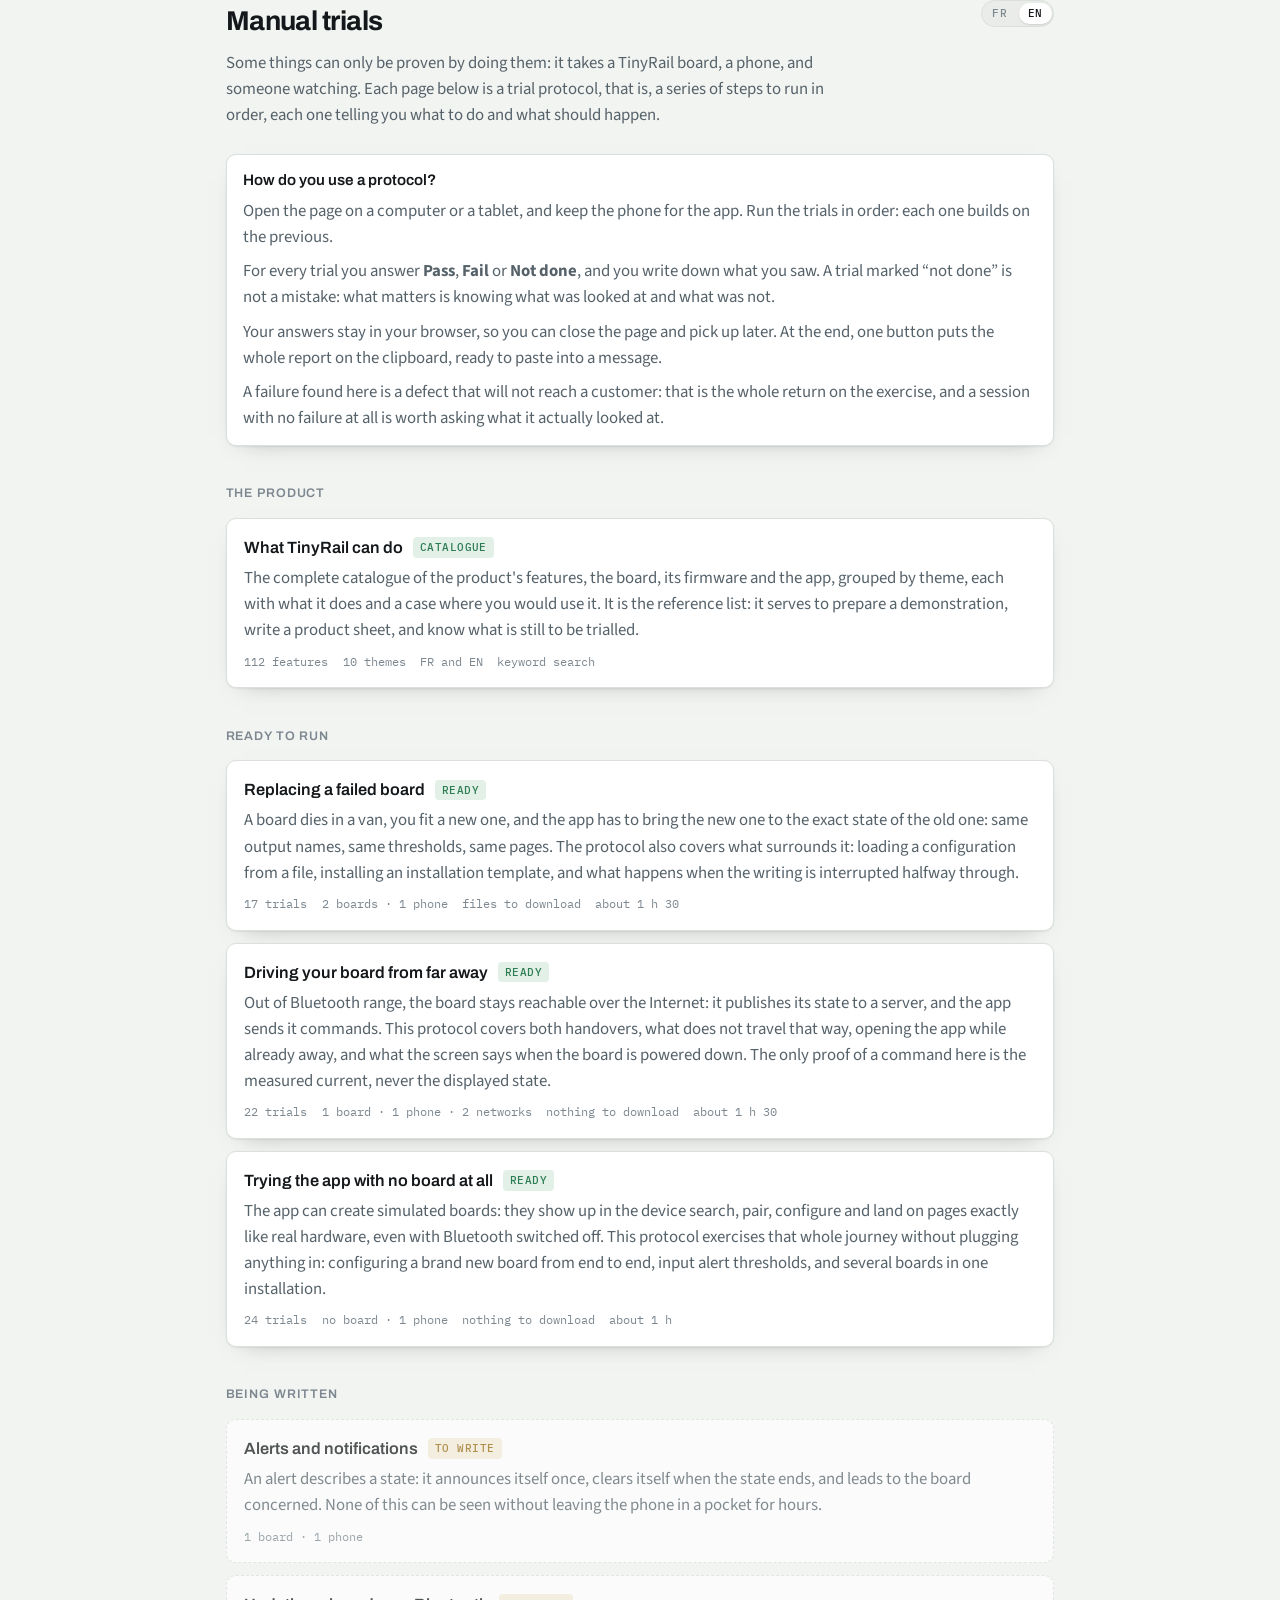
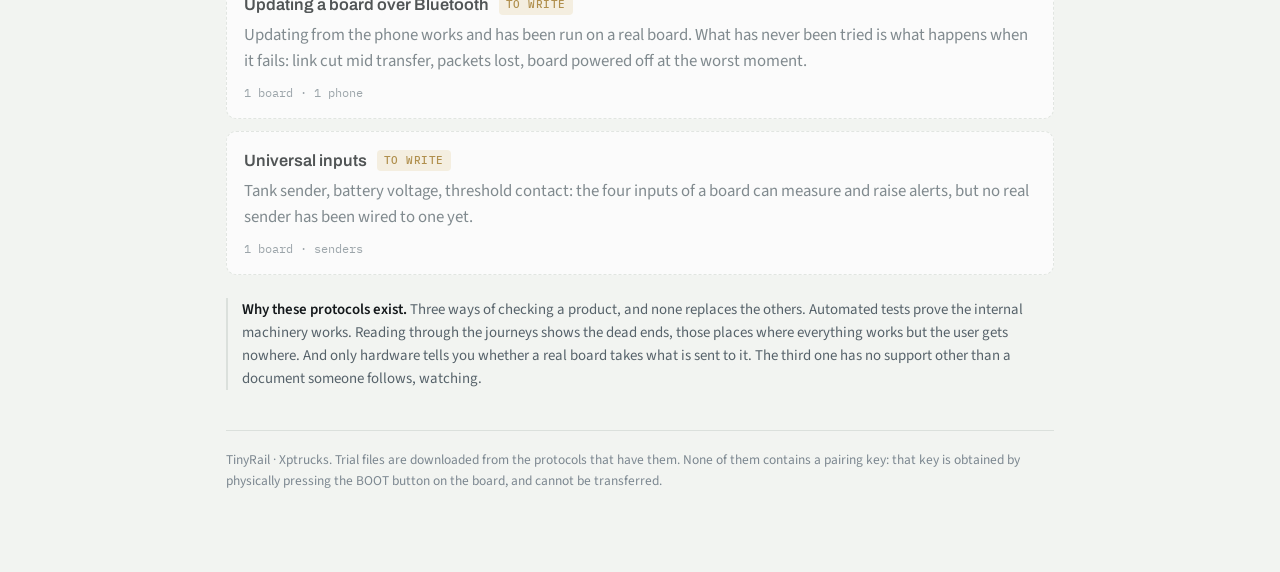
<file: essais/index.html>
<!doctype html>
<html lang="fr">
<head>
<meta charset="utf-8">
<meta name="viewport" content="width=device-width,initial-scale=1">
<script>if (location.hostname === "fonctions.tinyrail.xptrucks.fr") location.replace("/fonctions/");</script>
<title>Essais manuels TinyRail</title>
<link rel="preconnect" href="https://fonts.googleapis.com">
<link rel="preconnect" href="https://fonts.gstatic.com" crossorigin>
<link rel="stylesheet" href="https://fonts.googleapis.com/css2?family=Archivo:wght@500;600;700&family=IBM+Plex+Mono:wght@400;500&family=Source+Sans+3:ital,wght@0,400;0,600;1,400&display=swap">
<link rel="icon" href="favicon.svg" type="image/svg+xml">
<link rel="stylesheet" href="essais.css">
</head>
<body>
<div id="app"></div>
<script src="essais.js"></script>
<script>

const SOMMAIRE = {

  fr: {
    titre: "Essais manuels",
    lede: "Certaines choses ne se prouvent qu'en les faisant : il faut une carte TinyRail, un téléphone, et quelqu'un qui regarde. Chaque page ci-dessous est un protocole d'essai, c'est-à-dire une suite de manipulations à jouer dans l'ordre, avec pour chacune ce qu'il faut faire et ce qui doit se passer.",

    repere: {
      titre: "Comment se sert-on d'un protocole ?",
      texte: [
        "Vous ouvrez la page sur un ordinateur ou une tablette, et vous gardez le téléphone pour l'app. Vous suivez les essais dans l'ordre : chacun s'appuie sur le précédent.",
        "Pour chaque essai, vous répondez <b>Conforme</b>, <b>En échec</b> ou <b>Non fait</b>, et vous écrivez ce que vous avez vu. Un essai « non fait » n'est pas une faute : ce qui compte est de savoir ce qui a été regardé et ce qui ne l'a pas été.",
        "Vos réponses restent dans votre navigateur, vous pouvez donc fermer la page et reprendre plus tard. À la fin, un bouton met tout le compte rendu dans le presse-papiers, prêt à coller dans un message.",
        "Un échec trouvé ici est un défaut qui n'ira pas chez un client : c'est tout le rendement de l'exercice, et une session sans aucun échec mérite qu'on se demande ce qu'elle a regardé."
      ]
    },

    sections: [
      {
        titre: "Le produit",
        cartes: [
          {
            href: "fonctions/",
            titre: "Ce que sait faire TinyRail",
            tag: "catalogue",
            texte: "Le catalogue complet des fonctions du produit, carte, firmware et application, rangé par thème, avec pour chacune ce qu'elle fait et un cas où l'on s'en sert. C'est la liste de référence : elle sert à préparer une démonstration, à écrire une fiche produit, et à savoir ce qui reste à éprouver.",
            meta: ["112 fonctions", "10 thèmes", "FR et EN", "recherche par mot-clé"]
          }
        ]
      },
      {
        titre: "Protocoles prêts",
        cartes: [
          {
            href: "remplacement/",
            titre: "Remplacer une carte en panne",
            tag: "prêt",
            texte: "Une carte lâche dans un van, vous en posez une neuve, et l'app doit remettre la neuve dans l'état exact de l'ancienne : mêmes noms de sorties, mêmes seuils, mêmes pages. Le protocole éprouve aussi ce qui gravite autour : charger une configuration depuis un fichier, installer un modèle d'installation, et ce qui se passe quand l'écriture est interrompue en plein milieu.",
            meta: ["17 essais", "2 cartes · 1 téléphone", "fichiers à télécharger", "environ 1 h 30"]
          },
          {
            href: "acces-distant/",
            titre: "Piloter sa carte de loin, par Internet",
            tag: "prêt",
            texte: "Hors de portée Bluetooth, la carte reste joignable par Internet : elle publie son état sur un serveur, et l'app lui envoie des commandes. Ce protocole éprouve les deux bascules, ce qui ne passe pas par ce chemin, l'app ouverte alors qu'on est déjà loin, et ce que l'écran raconte quand la carte est hors tension. La seule preuve d'une commande y est le courant mesuré, jamais l'état affiché.",
            meta: ["22 essais", "1 carte · 1 téléphone · 2 réseaux", "rien à télécharger", "environ 1 h 30"]
          },
          {
            href: "cartes-virtuelles/",
            titre: "Essayer l'app sans aucune carte",
            tag: "prêt",
            texte: "L'app sait créer des cartes simulées : elles apparaissent dans la recherche d'appareils, s'appairent, se configurent et se posent sur des pages comme du vrai matériel, même Bluetooth éteint. Ce protocole éprouve tout ce parcours, sans rien brancher : la configuration complète d'une carte neuve, les seuils d'alerte des entrées, et plusieurs cartes dans une même installation.",
            meta: ["24 essais", "aucune carte · 1 téléphone", "rien à télécharger", "environ 1 h"]
          }
        ]
      },
      {
        titre: "En préparation",
        cartes: [
          {
            titre: "Alertes et notifications",
            tag: "à écrire",
            texte: "Une alerte décrit un état : elle ne s'annonce qu'une fois, s'efface d'elle-même quand l'état cesse, et mène à la carte concernée. Rien de tout cela ne se voit sans laisser le téléphone en poche pendant des heures.",
            meta: ["1 carte · 1 téléphone"]
          },
          {
            titre: "Mise à jour d'une carte par Bluetooth",
            tag: "à écrire",
            texte: "La mise à jour depuis le téléphone fonctionne et a été jouée sur une vraie carte. Ce qui n'a jamais été éprouvé, c'est ce qui arrive quand elle échoue : lien coupé en plein transfert, paquets perdus, carte éteinte au mauvais moment.",
            meta: ["1 carte · 1 téléphone"]
          },
          {
            titre: "Entrées universelles",
            tag: "à écrire",
            texte: "Sonde de réservoir, tension de batterie, contact sur seuil : les quatre entrées d'une carte savent mesurer et alerter, mais aucune sonde réelle n'a encore été branchée dessus.",
            meta: ["1 carte · sondes"]
          }
        ]
      }
    ],

    note: {
      titre: "Pourquoi ces protocoles existent.",
      texte: "Trois façons de vérifier un produit, qui ne se remplacent pas. Les tests automatisés prouvent que la mécanique interne fonctionne. La relecture des parcours montre les impasses, ces endroits où tout marche mais où l'utilisateur ne va nulle part. Et seul le matériel dit si une vraie carte encaisse ce qu'on lui envoie. La troisième n'a pas d'autre support qu'un document que quelqu'un suit, en regardant."
    },

    pied: "TinyRail · Xptrucks. Les fichiers d'essai se téléchargent depuis les protocoles qui en ont. Aucun ne contient de clé d'appairage : celle-ci s'obtient par un appui physique sur le bouton BOOT de la carte, et ne se transfère pas."
  },

  en: {
    titre: "Manual trials",
    lede: "Some things can only be proven by doing them: it takes a TinyRail board, a phone, and someone watching. Each page below is a trial protocol, that is, a series of steps to run in order, each one telling you what to do and what should happen.",

    repere: {
      titre: "How do you use a protocol?",
      texte: [
        "Open the page on a computer or a tablet, and keep the phone for the app. Run the trials in order: each one builds on the previous.",
        "For every trial you answer <b>Pass</b>, <b>Fail</b> or <b>Not done</b>, and you write down what you saw. A trial marked “not done” is not a mistake: what matters is knowing what was looked at and what was not.",
        "Your answers stay in your browser, so you can close the page and pick up later. At the end, one button puts the whole report on the clipboard, ready to paste into a message.",
        "A failure found here is a defect that will not reach a customer: that is the whole return on the exercise, and a session with no failure at all is worth asking what it actually looked at."
      ]
    },

    sections: [
      {
        titre: "The product",
        cartes: [
          {
            href: "fonctions/",
            titre: "What TinyRail can do",
            tag: "catalogue",
            texte: "The complete catalogue of the product's features, the board, its firmware and the app, grouped by theme, each with what it does and a case where you would use it. It is the reference list: it serves to prepare a demonstration, write a product sheet, and know what is still to be trialled.",
            meta: ["112 features", "10 themes", "FR and EN", "keyword search"]
          }
        ]
      },
      {
        titre: "Ready to run",
        cartes: [
          {
            href: "remplacement/",
            titre: "Replacing a failed board",
            tag: "ready",
            texte: "A board dies in a van, you fit a new one, and the app has to bring the new one to the exact state of the old one: same output names, same thresholds, same pages. The protocol also covers what surrounds it: loading a configuration from a file, installing an installation template, and what happens when the writing is interrupted halfway through.",
            meta: ["17 trials", "2 boards · 1 phone", "files to download", "about 1 h 30"]
          },
          {
            href: "acces-distant/",
            titre: "Driving your board from far away",
            tag: "ready",
            texte: "Out of Bluetooth range, the board stays reachable over the Internet: it publishes its state to a server, and the app sends it commands. This protocol covers both handovers, what does not travel that way, opening the app while already away, and what the screen says when the board is powered down. The only proof of a command here is the measured current, never the displayed state.",
            meta: ["22 trials", "1 board · 1 phone · 2 networks", "nothing to download", "about 1 h 30"]
          },
          {
            href: "cartes-virtuelles/",
            titre: "Trying the app with no board at all",
            tag: "ready",
            texte: "The app can create simulated boards: they show up in the device search, pair, configure and land on pages exactly like real hardware, even with Bluetooth switched off. This protocol exercises that whole journey without plugging anything in: configuring a brand new board from end to end, input alert thresholds, and several boards in one installation.",
            meta: ["24 trials", "no board · 1 phone", "nothing to download", "about 1 h"]
          }
        ]
      },
      {
        titre: "Being written",
        cartes: [
          {
            titre: "Alerts and notifications",
            tag: "to write",
            texte: "An alert describes a state: it announces itself once, clears itself when the state ends, and leads to the board concerned. None of this can be seen without leaving the phone in a pocket for hours.",
            meta: ["1 board · 1 phone"]
          },
          {
            titre: "Updating a board over Bluetooth",
            tag: "to write",
            texte: "Updating from the phone works and has been run on a real board. What has never been tried is what happens when it fails: link cut mid transfer, packets lost, board powered off at the worst moment.",
            meta: ["1 board · 1 phone"]
          },
          {
            titre: "Universal inputs",
            tag: "to write",
            texte: "Tank sender, battery voltage, threshold contact: the four inputs of a board can measure and raise alerts, but no real sender has been wired to one yet.",
            meta: ["1 board · senders"]
          }
        ]
      }
    ],

    note: {
      titre: "Why these protocols exist.",
      texte: "Three ways of checking a product, and none replaces the others. Automated tests prove the internal machinery works. Reading through the journeys shows the dead ends, those places where everything works but the user gets nowhere. And only hardware tells you whether a real board takes what is sent to it. The third one has no support other than a document someone follows, watching."
    },

    pied: "TinyRail · Xptrucks. Trial files are downloaded from the protocols that have them. None of them contains a pairing key: that key is obtained by physically pressing the BOOT button on the board, and cannot be transferred."
  }
};

Essais.sommaire(SOMMAIRE);
</script>
</body>
</html>
</file>
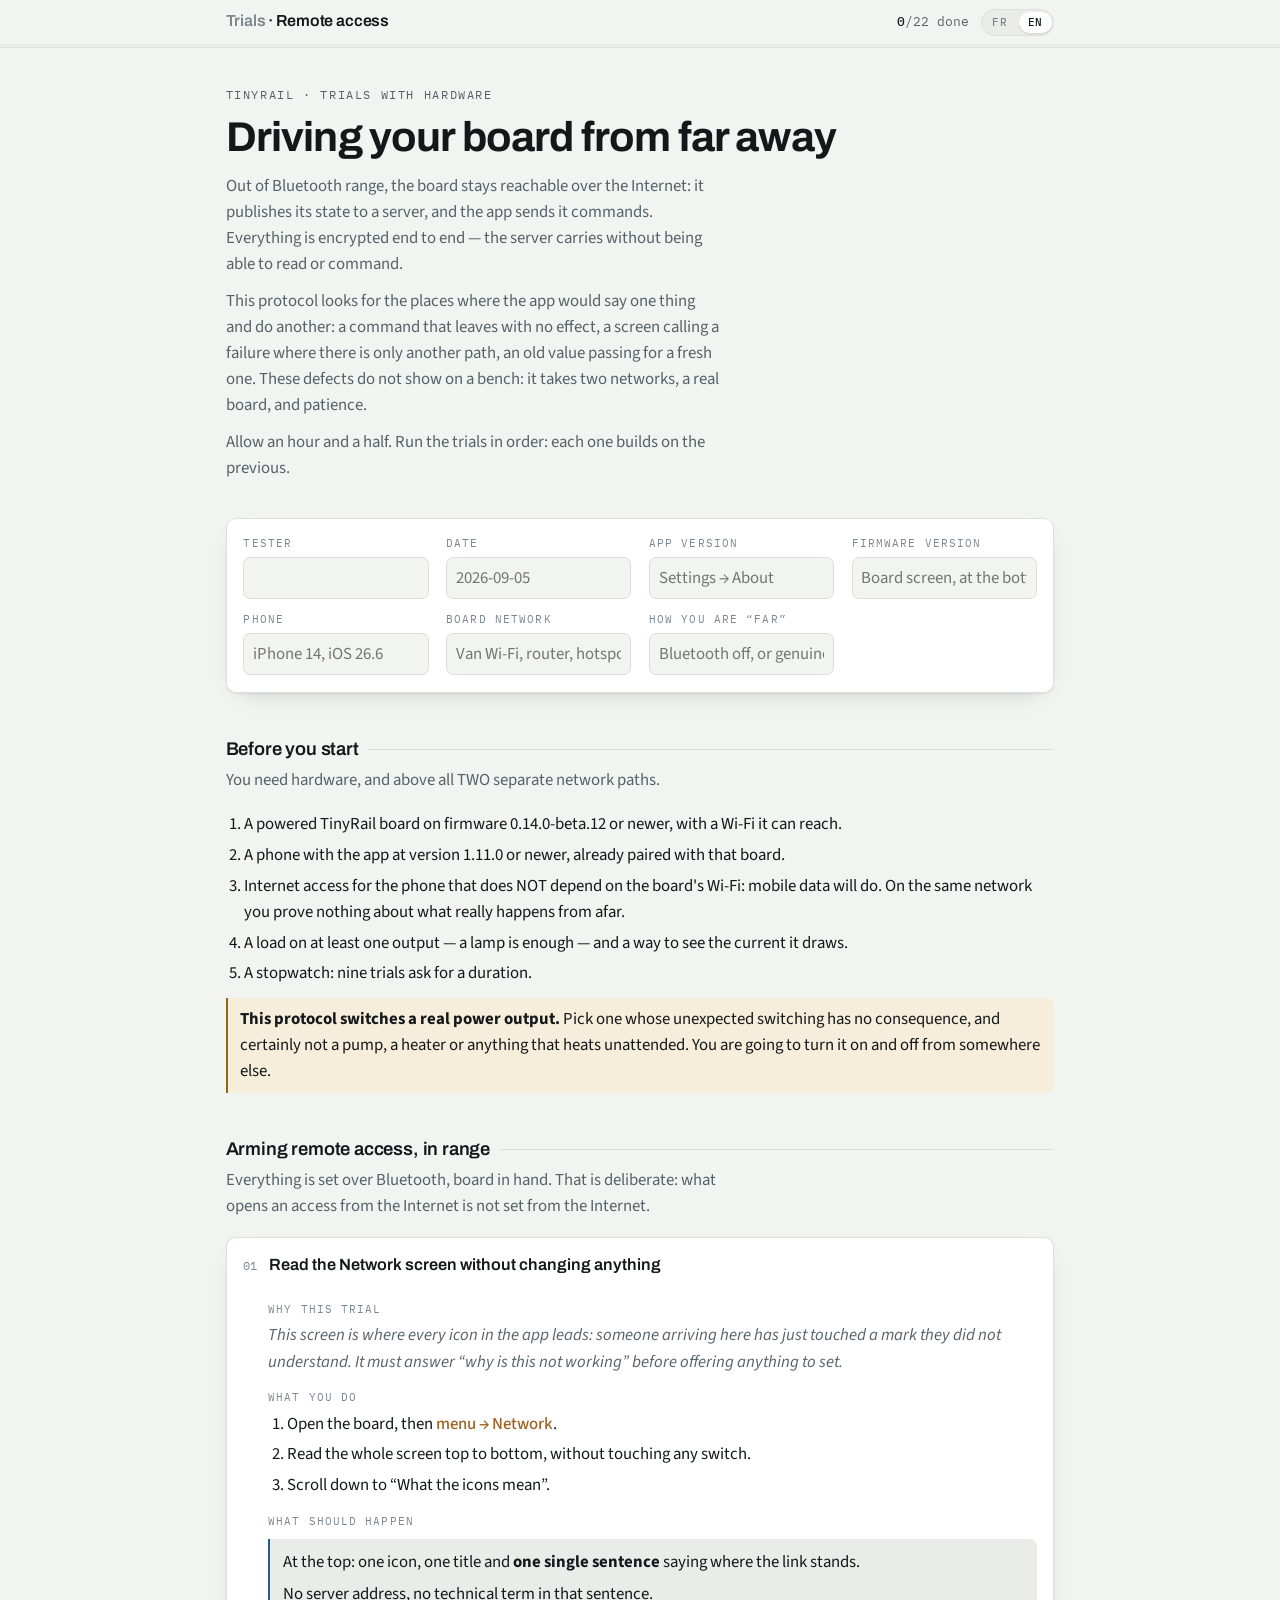
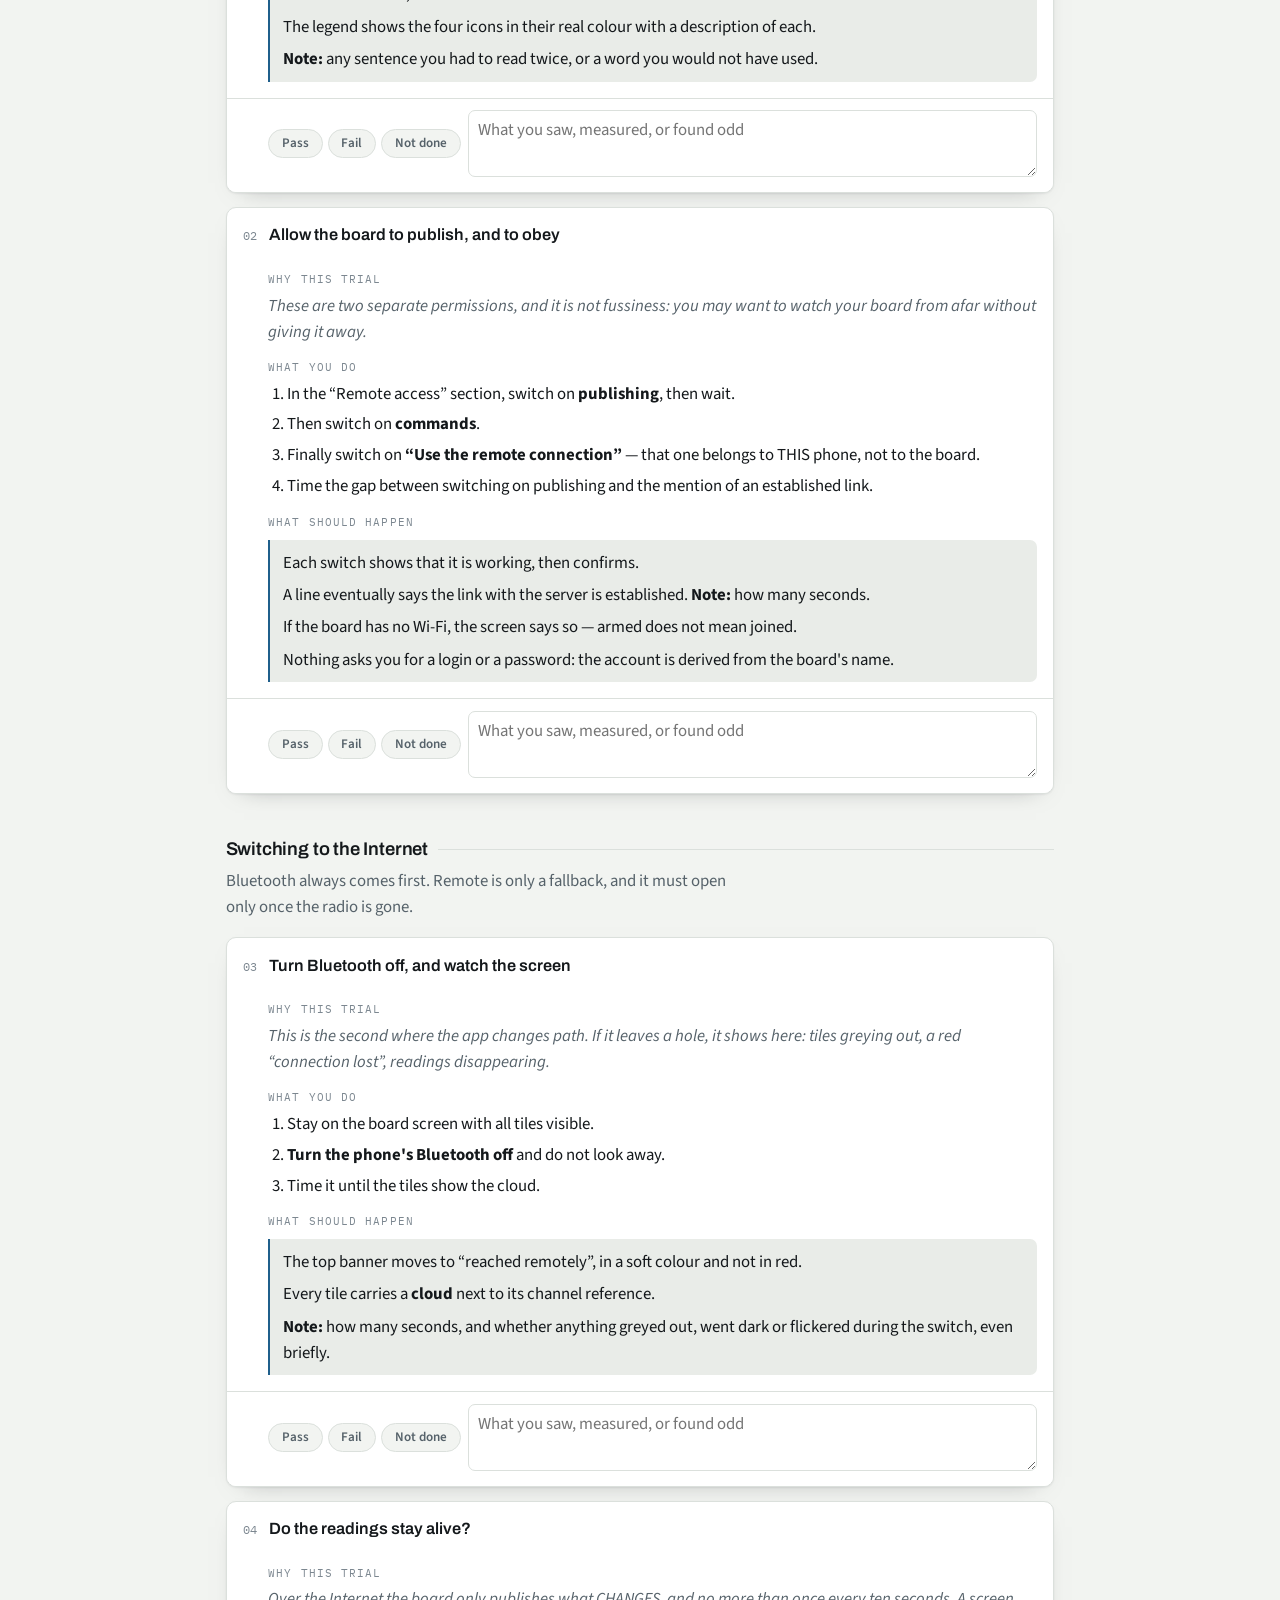
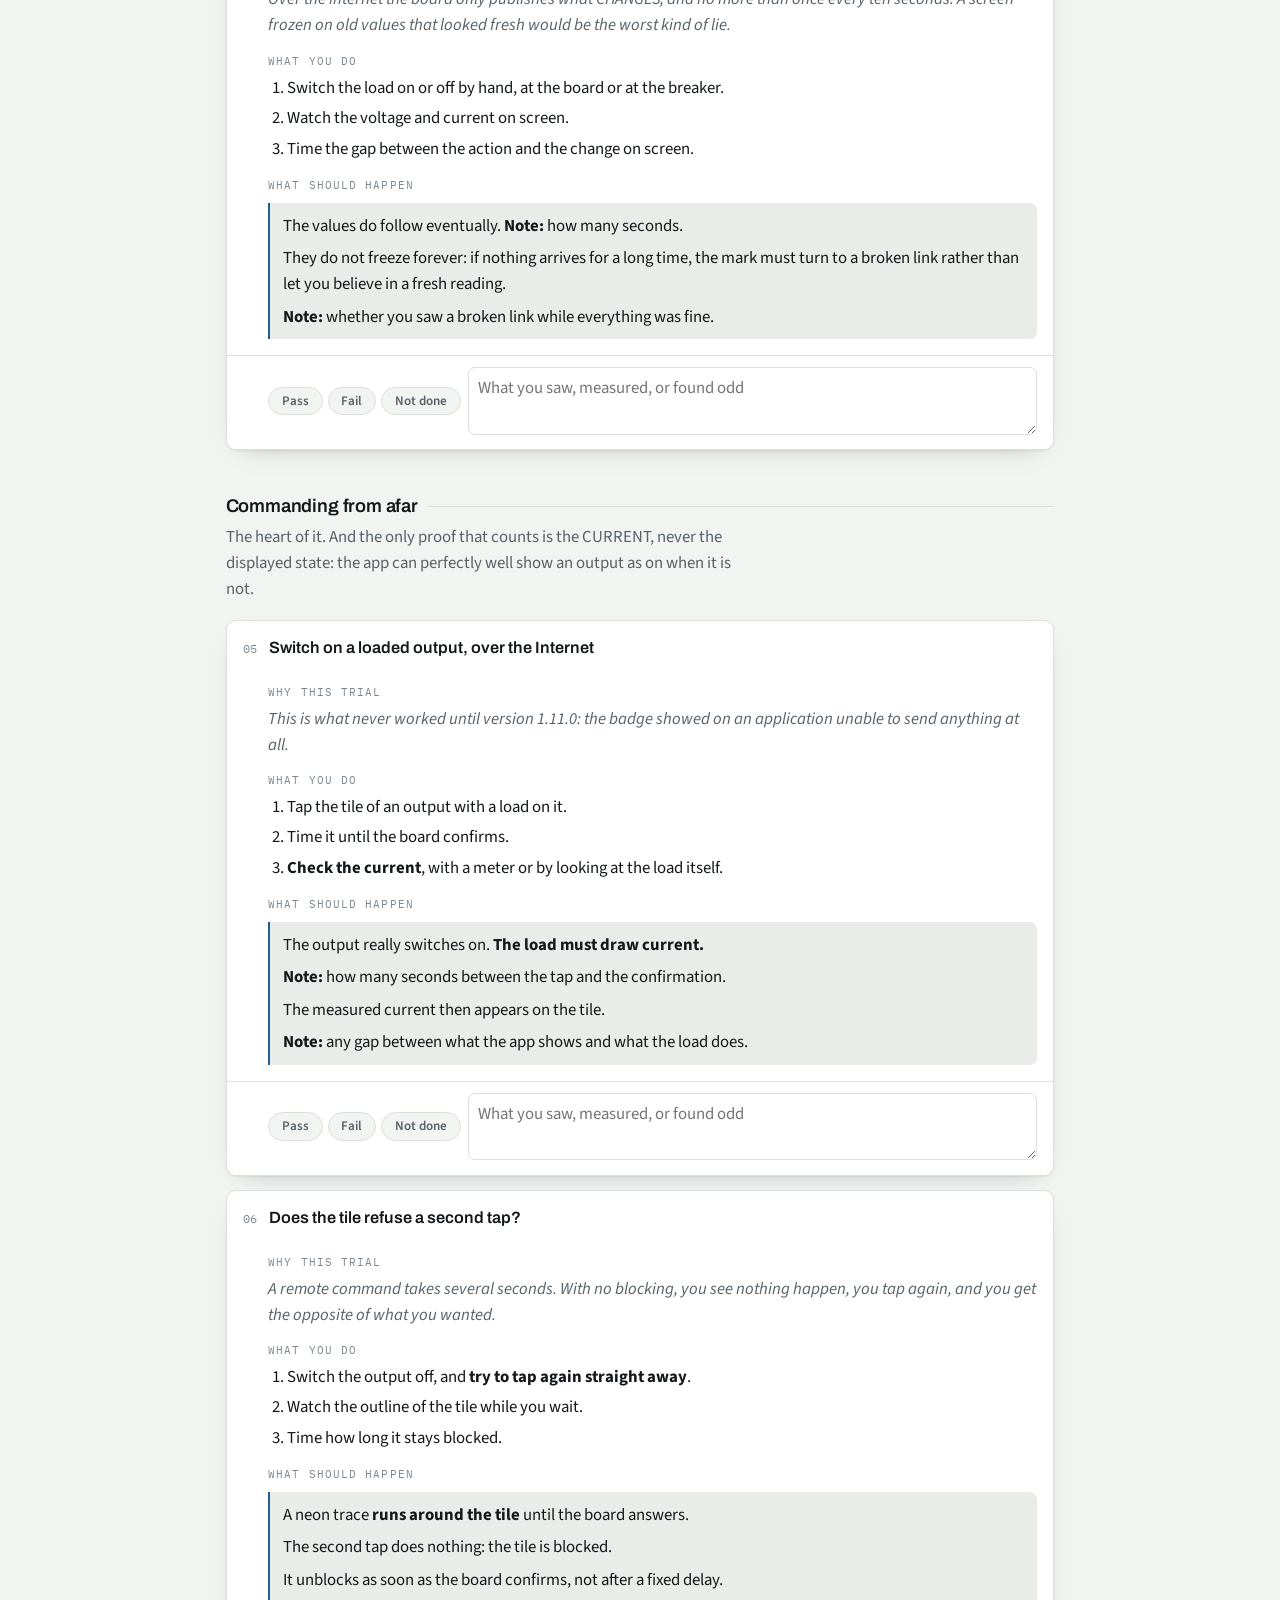
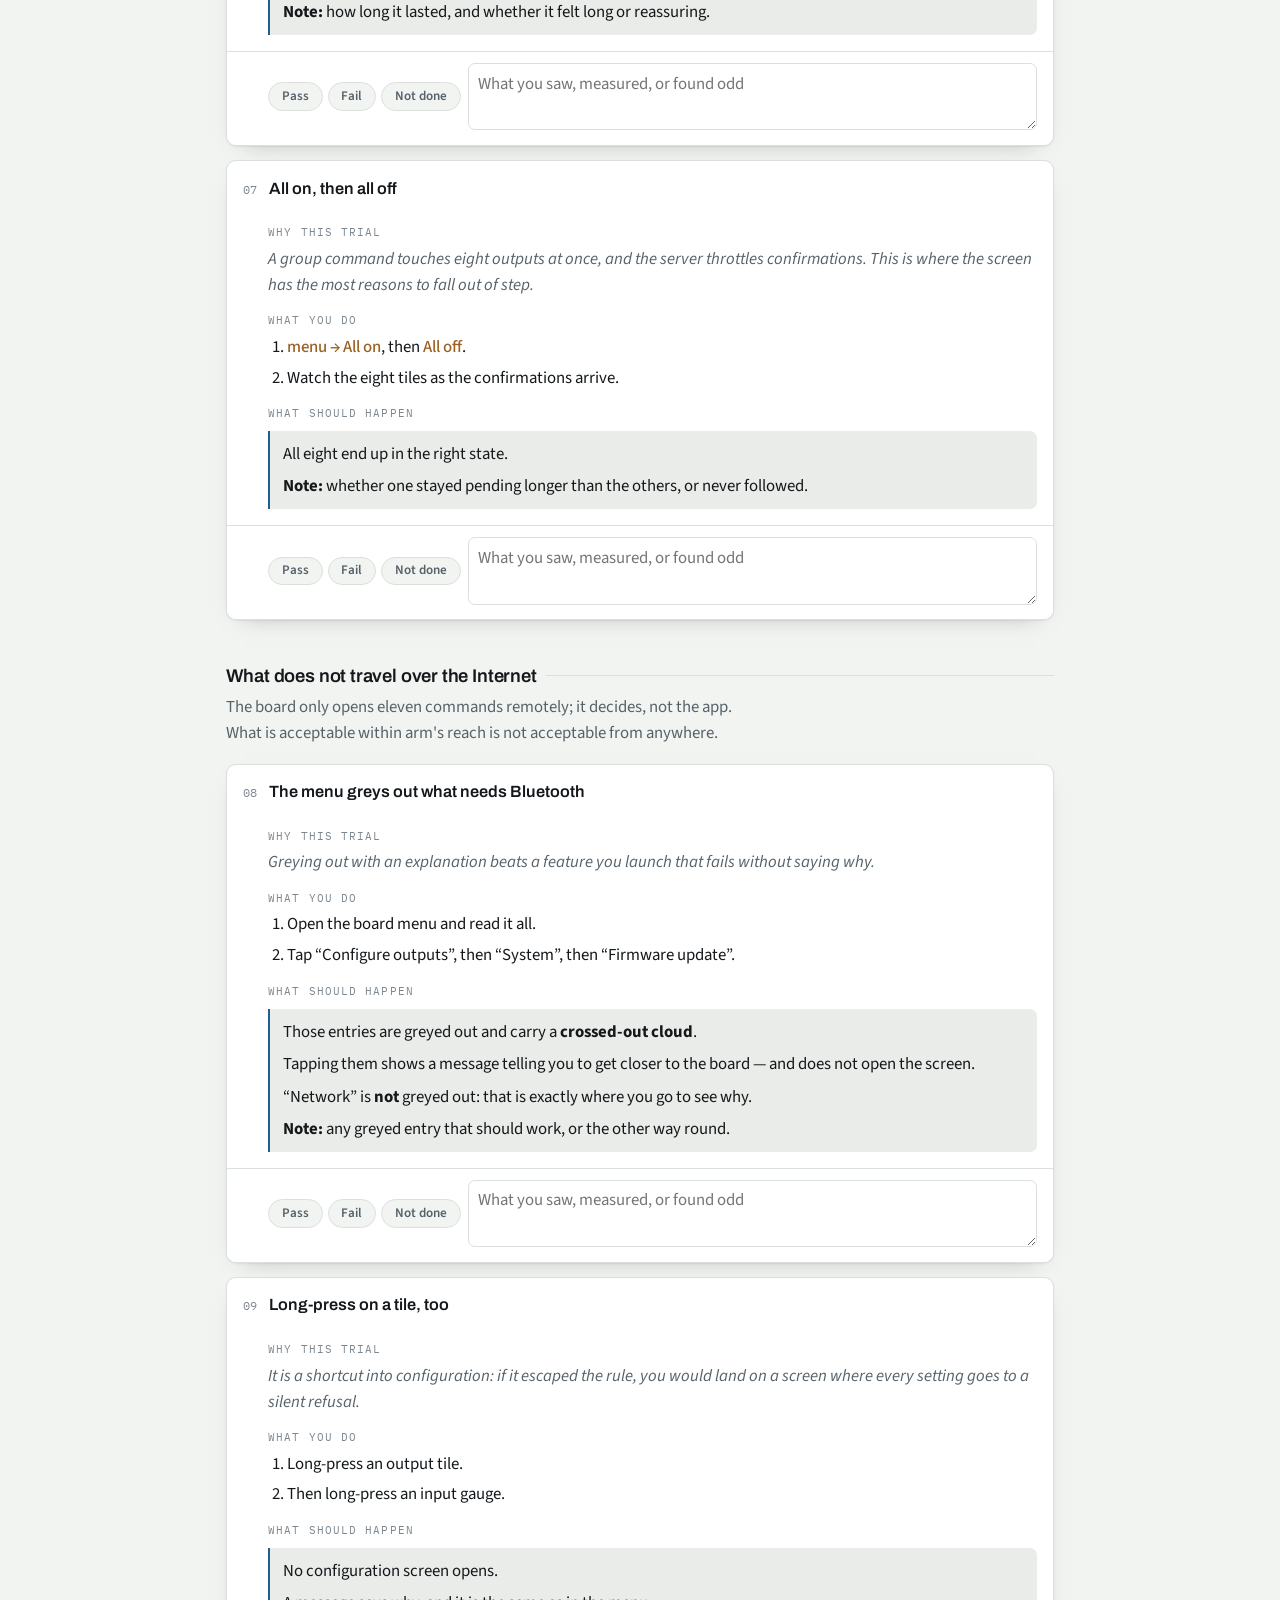
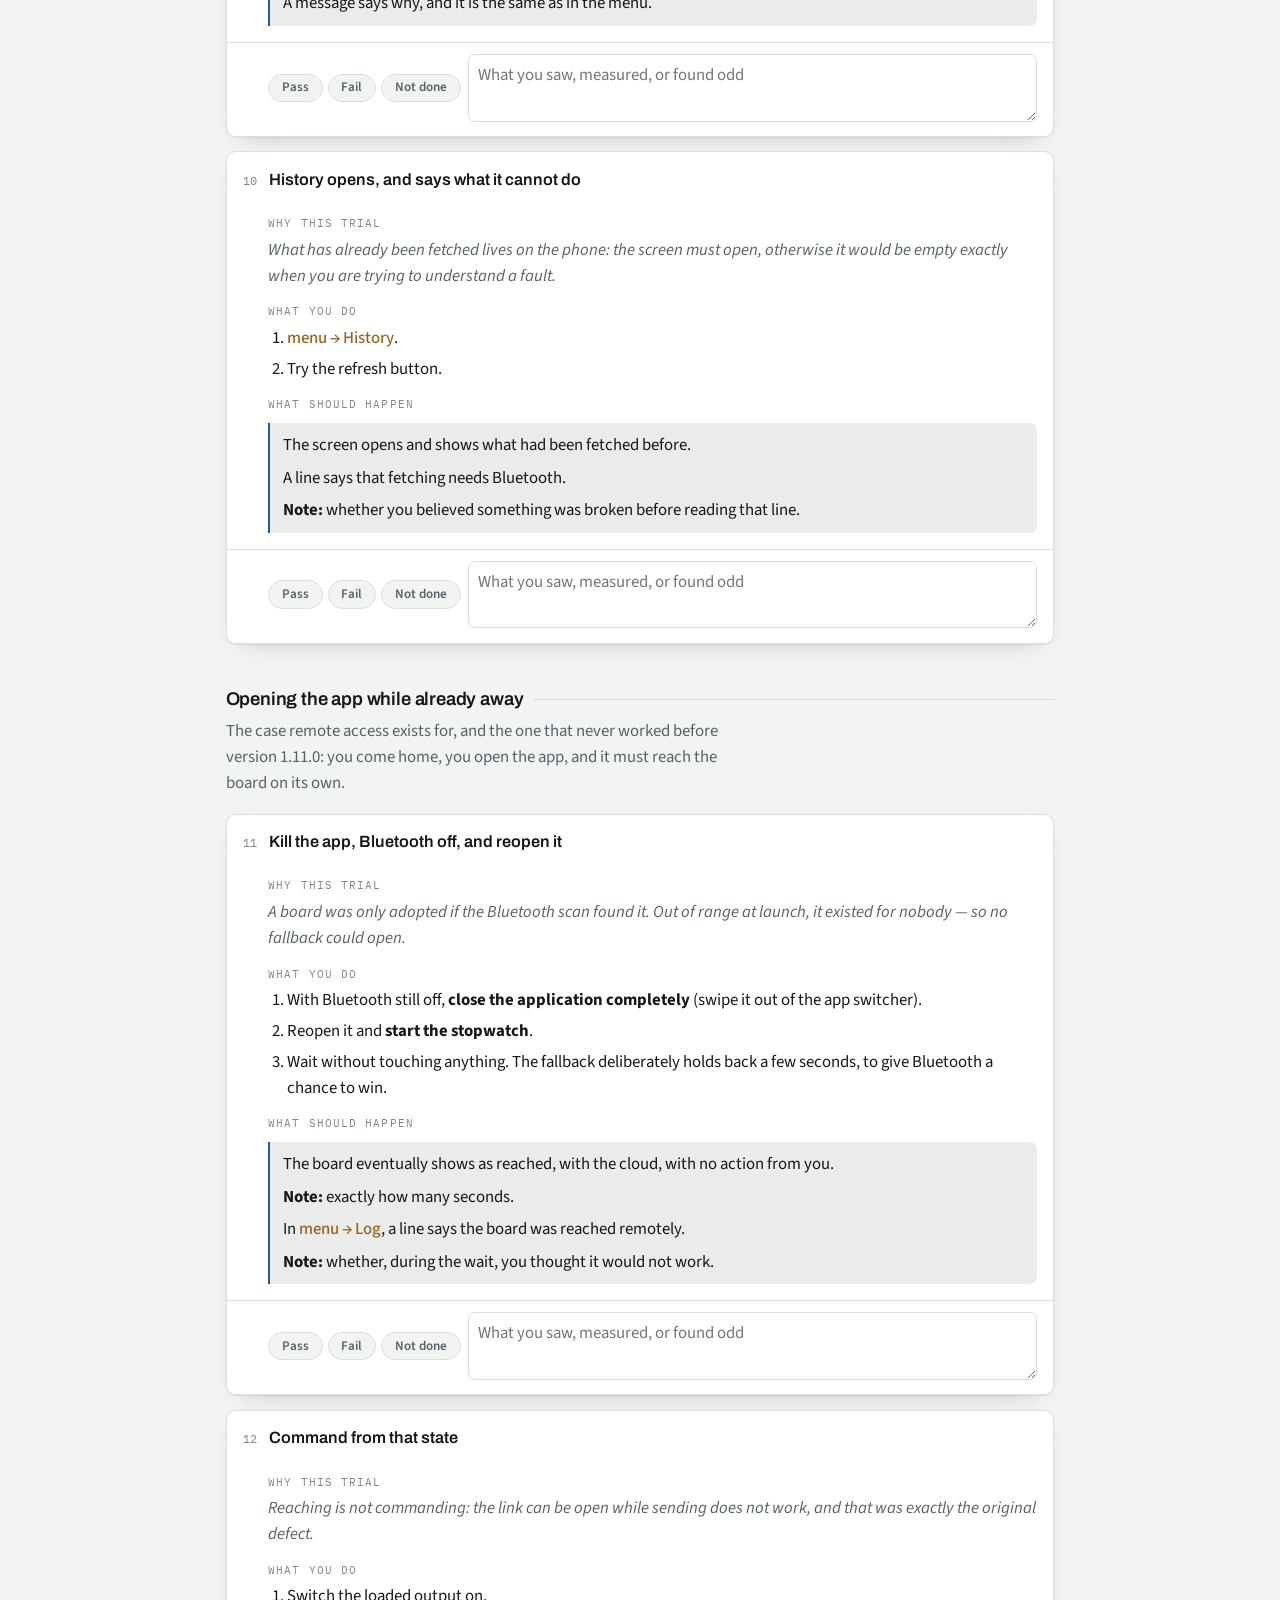
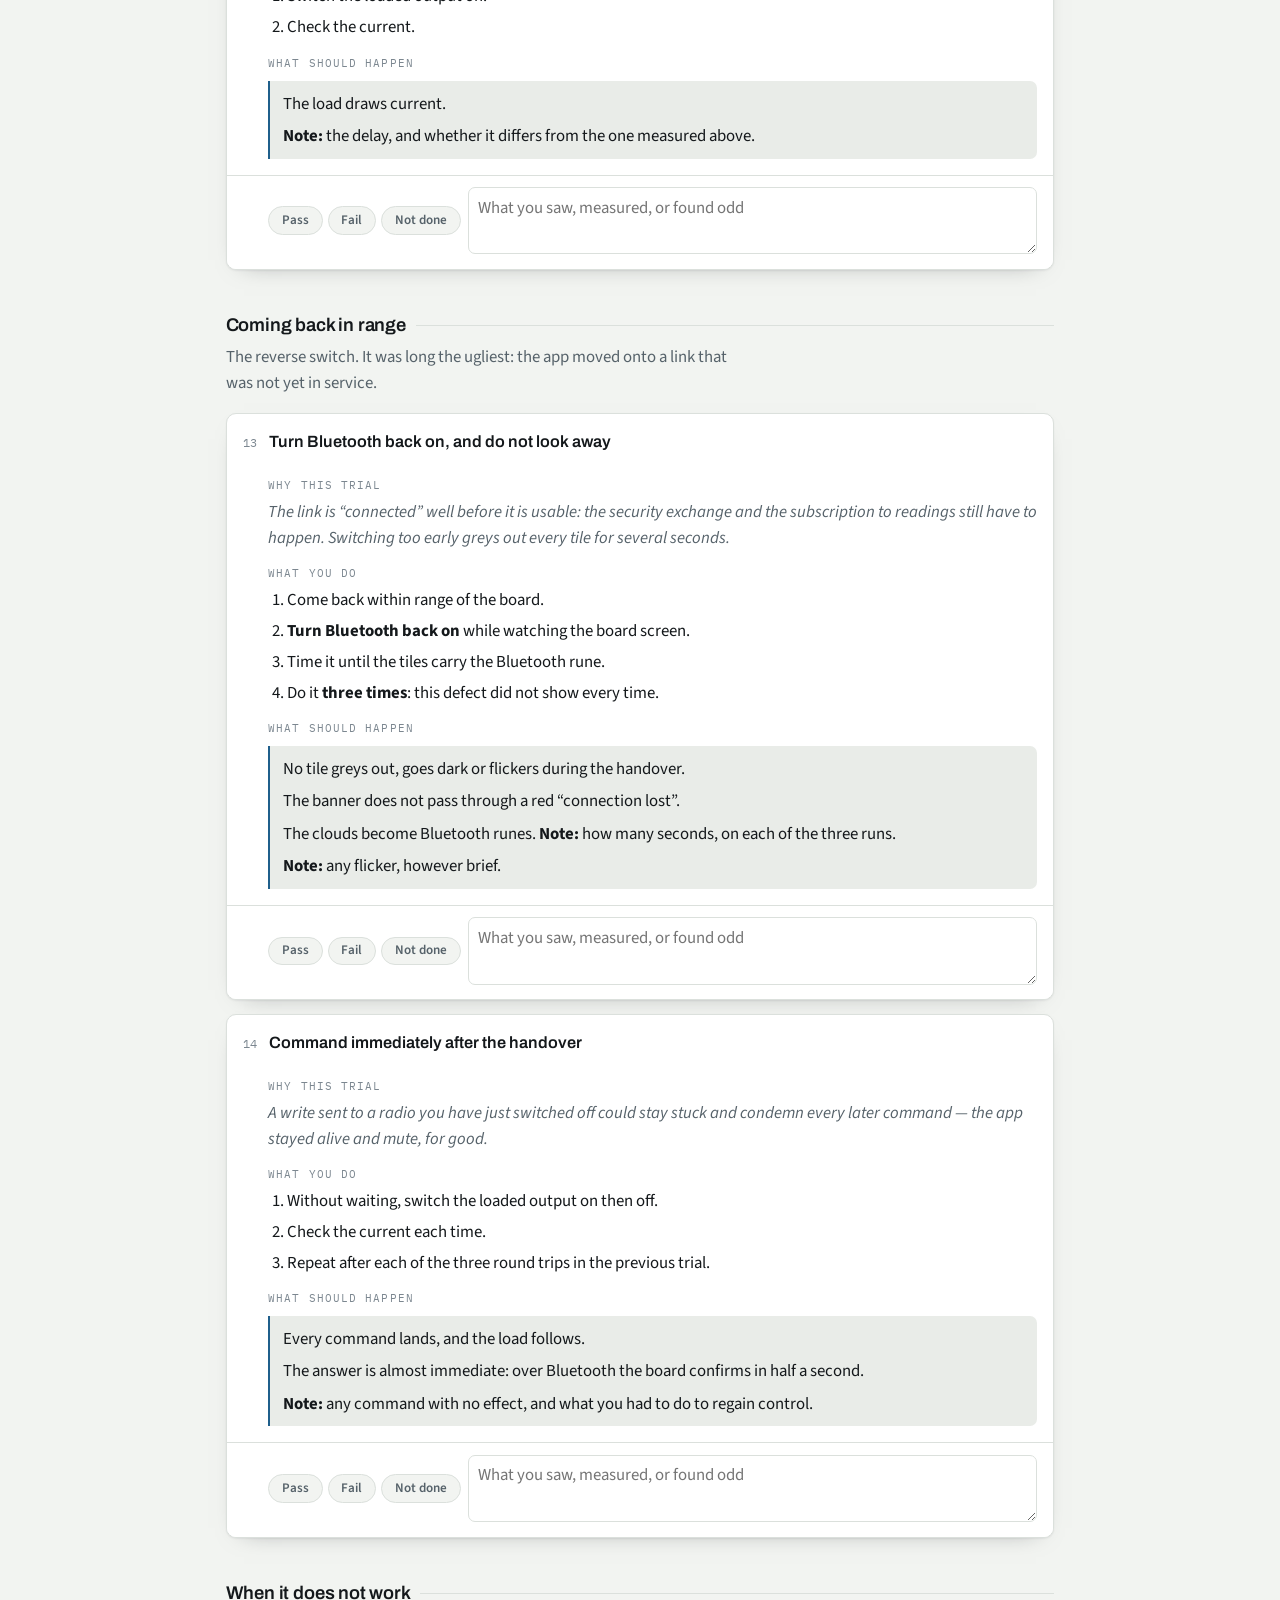
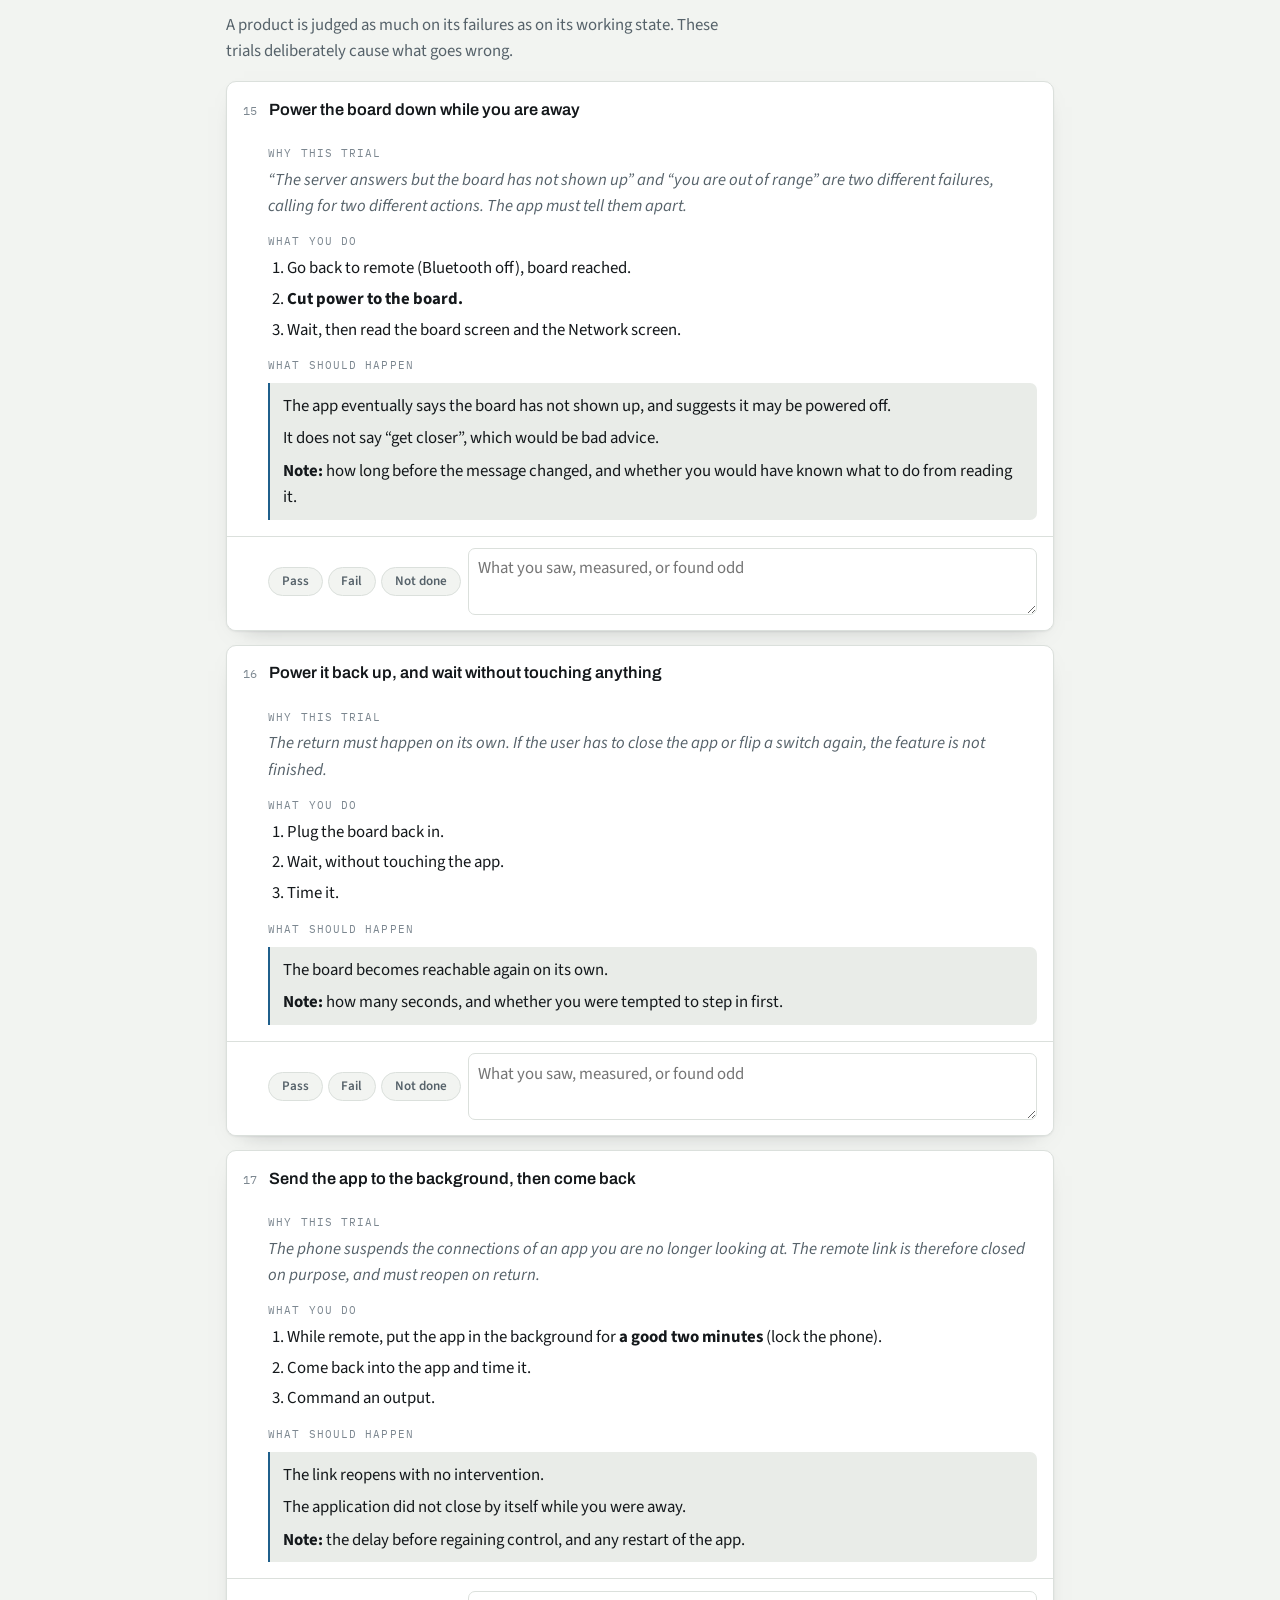
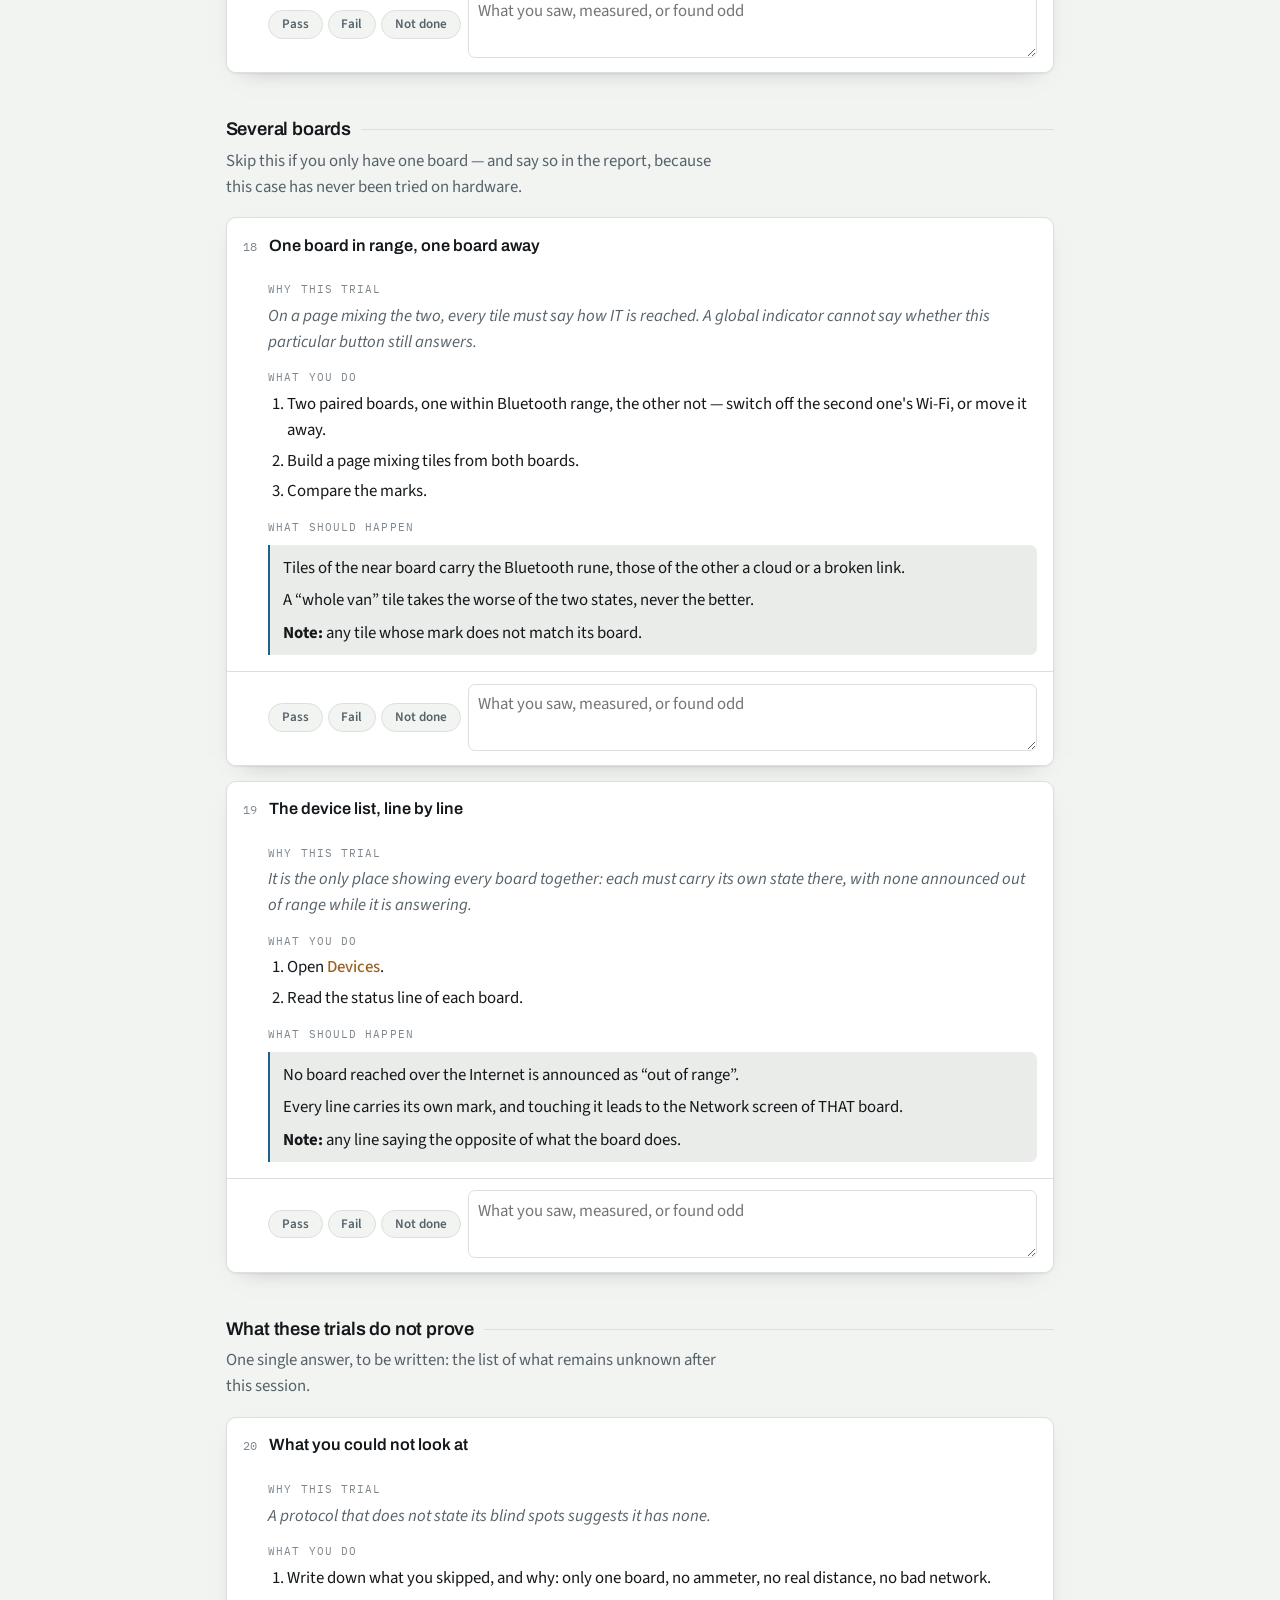
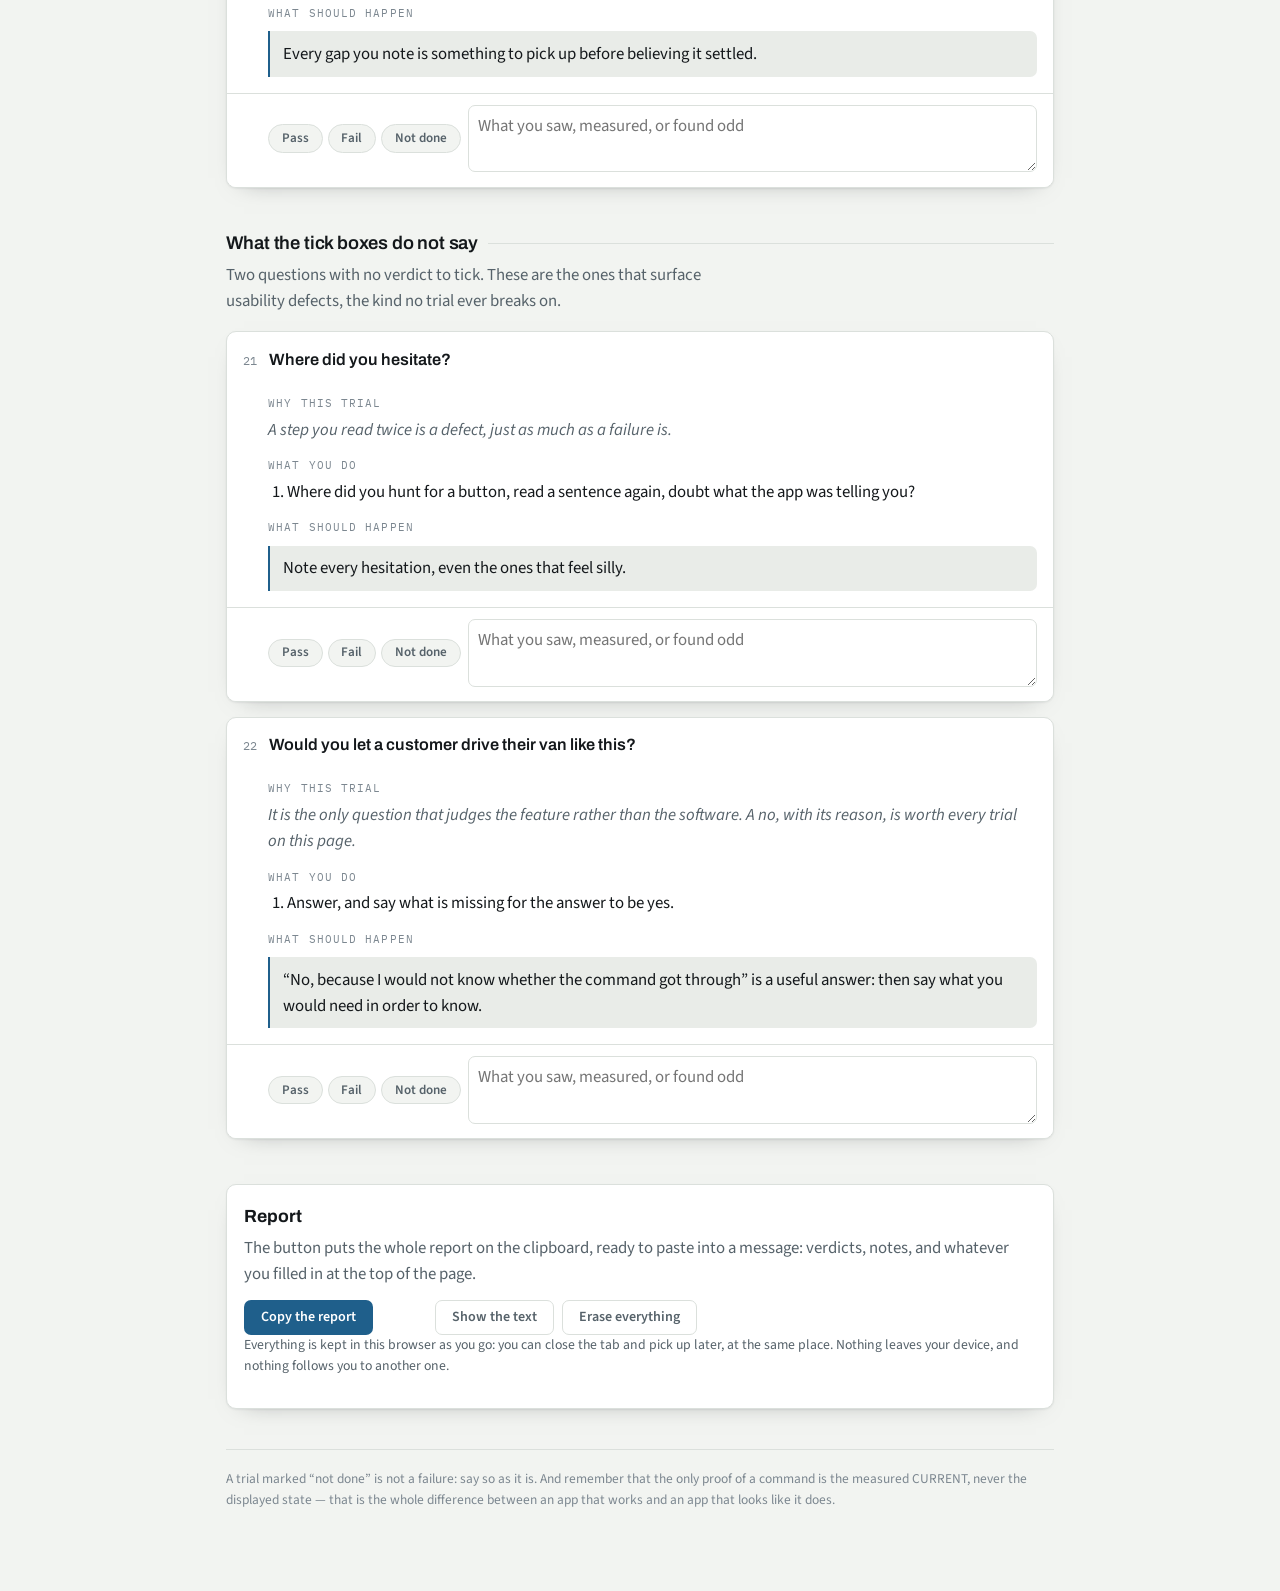
<file: essais/acces-distant/index.html>
<!doctype html>
<html lang="fr">
<head>
<meta charset="utf-8">
<meta name="viewport" content="width=device-width,initial-scale=1">
<title>Accès distant · TinyRail</title>
<link rel="preconnect" href="https://fonts.googleapis.com">
<link rel="preconnect" href="https://fonts.gstatic.com" crossorigin>
<link rel="stylesheet" href="https://fonts.googleapis.com/css2?family=Archivo:wght@500;600;700&family=IBM+Plex+Mono:wght@400;500&family=Source+Sans+3:ital,wght@0,400;0,600;1,400&display=swap">
<link rel="icon" href="../favicon.svg" type="image/svg+xml">
<link rel="stylesheet" href="../essais.css">
</head>
<body>
<div id="app"></div>
<script src="../essais.js"></script>
<script>

const PROTOCOLE = {
  cle: "acces-distant",

  fr: {
    nom: "Accès distant",
    eyebrow: "TinyRail · essais avec matériel",
    titre: "Piloter sa carte de loin, par Internet",
    intro: [
      "Hors de portée Bluetooth, la carte reste joignable par Internet : elle publie son état sur un serveur, et l'app lui envoie des commandes. Tout est chiffré de bout en bout — le serveur achemine sans pouvoir lire ni commander.",
      "Ce protocole cherche les endroits où l'app dirait une chose et en ferait une autre : une commande qui part sans effet, un écran qui annonce une panne là où il n'y a qu'un autre chemin, une valeur ancienne qui passe pour fraîche. Ce sont des défauts qui ne se voient pas sur un banc : il faut deux réseaux, une vraie carte, et de la patience.",
      "Comptez une heure et demie. Les essais sont dans l'ordre : chacun s'appuie sur le précédent."
    ],
    identLabel: "Identification de la session d'essai",
    champs: [
      { cle: "who", label: "Testeur", exemple: "" },
      { cle: "when", label: "Date", exemple: "2026-09-05" },
      { cle: "app", label: "Version de l'app", exemple: "Réglages → À propos" },
      { cle: "fw", label: "Version du firmware", exemple: "Écran de la carte, en bas" },
      { cle: "phone", label: "Téléphone", exemple: "iPhone 14, iOS 26.6" },
      { cle: "reseau", label: "Réseau de la carte", exemple: "Wi-Fi du van, box, partage de connexion" },
      { cle: "loin", label: "Comment vous êtes « loin »", exemple: "Bluetooth coupé, ou vraiment à distance" }
    ],
    besoin: {
      titre: "Avant de commencer",
      lede: "Il faut du matériel, et surtout DEUX chemins réseau distincts.",
      points: [
        "Une carte TinyRail alimentée, en firmware 0.14.0-beta.12 ou plus récent, avec un Wi-Fi qu'elle peut joindre.",
        "Un téléphone avec l'app en version 1.11.0 ou plus récente, déjà appairé à cette carte.",
        "Un accès Internet pour le téléphone qui ne dépende PAS du Wi-Fi de la carte : les données mobiles font l'affaire. Sur le même réseau, on ne prouve rien de ce qui se passe vraiment de loin.",
        "Une charge sur au moins une sortie — une lampe suffit — et de quoi voir le courant qu'elle tire.",
        "De quoi chronométrer : neuf essais demandent une durée."
      ],
      avis: "<b>Ce protocole commande une vraie sortie de puissance.</b> Choisissez une sortie dont l'allumage intempestif n'a aucune conséquence, et surtout pas une pompe, un chauffage ou quoi que ce soit qui chauffe sans surveillance. Vous allez l'allumer et l'éteindre depuis un autre lieu."
    },
    essais: [
      {
        phase: "Armer l'accès distant, à portée",
        lede: "Tout se règle en Bluetooth, carte sous la main. C'est voulu : ce qui ouvre un accès depuis Internet ne se règle pas depuis Internet.",
        id: "reseau-lecture",
        titre: "Lire l'écran Réseau sans rien changer",
        pourquoi: "Cet écran est la destination de tous les pictogrammes de l'app : quelqu'un qui y arrive vient de toucher une marque qu'il ne comprenait pas. Il doit répondre à « pourquoi ça ne marche pas » avant de proposer quoi que ce soit à régler.",
        faire: [
          "Ouvrez la carte, puis <span class='path'>menu → Réseau</span>.",
          "Lisez tout l'écran de haut en bas, sans toucher aux interrupteurs.",
          "Descendez jusqu'à « Ce que veulent dire les pictogrammes »."
        ],
        attendu: [
          "En tête, un pictogramme, un titre et <b>une seule phrase</b> qui dit où en est la liaison.",
          "Aucune adresse de serveur, aucun terme technique dans cette phrase.",
          "La légende montre les quatre pictogrammes avec leur couleur réelle et une description de chacun.",
          "<b>À noter :</b> une phrase que vous avez dû relire, ou un mot que vous n'auriez pas employé."
        ]
      },
      {
        id: "reseau-armer",
        titre: "Autoriser la carte à publier, et à obéir",
        pourquoi: "Ce sont deux autorisations distinctes, et ce n'est pas du zèle : on peut vouloir suivre sa carte de loin sans lui laisser la moindre prise.",
        faire: [
          "Dans la section « Accès distant », activez <b>la publication</b>, puis attendez.",
          "Activez ensuite <b>les commandes</b>.",
          "Enfin, activez <b>« Utiliser la connexion à distance »</b> — celui-là est le réglage de CE téléphone, pas de la carte.",
          "Chronométrez le temps entre l'activation de la publication et la mention d'un lien établi."
        ],
        attendu: [
          "Chaque bascule affiche qu'elle travaille, puis se confirme.",
          "Une ligne finit par dire que le lien avec le serveur est établi. <b>À noter :</b> combien de secondes.",
          "Si la carte n'a pas de Wi-Fi, l'écran le dit — armé ne veut pas dire joint.",
          "Rien ne vous demande d'identifiant ni de mot de passe : le compte se déduit du nom de la carte."
        ]
      },
      {
        phase: "Basculer sur Internet",
        lede: "Le Bluetooth passe toujours avant. Le distant n'est qu'un repli, et il ne doit s'ouvrir qu'une fois la radio tombée.",
        id: "bascule",
        titre: "Couper le Bluetooth, et regarder l'écran",
        pourquoi: "C'est la seconde où l'app change de chemin. Si elle laisse un trou, il se voit ici : des tuiles qui se grisent, un « connexion perdue » en rouge, des mesures qui disparaissent.",
        faire: [
          "Restez sur l'écran de la carte, toutes les tuiles visibles.",
          "<b>Coupez le Bluetooth du téléphone</b> et ne quittez pas l'écran des yeux.",
          "Chronométrez jusqu'à ce que les tuiles portent le nuage."
        ],
        attendu: [
          "Le bandeau du haut passe à « jointe à distance », en couleur douce et non en rouge.",
          "Chaque tuile porte un <b>nuage</b> à côté de sa référence de voie.",
          "<b>À noter :</b> combien de secondes, et si quelque chose s'est grisé, éteint ou affolé pendant la bascule, ne serait-ce qu'un instant."
        ]
      },
      {
        id: "mesures-vivantes",
        titre: "Les mesures continuent-elles de vivre ?",
        pourquoi: "Par Internet, la carte ne publie que ce qui CHANGE, et pas plus d'une fois toutes les dix secondes. Un écran figé sur des valeurs anciennes qui auraient l'air fraîches serait le pire des mensonges.",
        faire: [
          "Allumez ou éteignez la charge à la main, sur la carte ou au disjoncteur.",
          "Regardez la tension et le courant à l'écran.",
          "Chronométrez le délai entre le geste et le changement affiché."
        ],
        attendu: [
          "Les valeurs finissent par suivre. <b>À noter :</b> combien de secondes.",
          "Elles ne se figent pas indéfiniment : si plus rien n'arrive pendant longtemps, la marque doit passer au lien brisé plutôt que de laisser croire à une mesure fraîche.",
          "<b>À noter :</b> si vous avez vu un lien brisé alors que tout allait bien."
        ]
      },
      {
        phase: "Commander de loin",
        lede: "Le cœur du sujet. Et la seule preuve qui compte est le COURANT, jamais l'état affiché : l'app peut très bien montrer une sortie allumée qui ne l'est pas.",
        id: "commande",
        titre: "Allumer une sortie chargée, depuis Internet",
        pourquoi: "C'est ce qui n'a jamais fonctionné jusqu'à la version 1.11.0 : la pastille s'affichait sur une application incapable d'envoyer quoi que ce soit.",
        faire: [
          "Touchez la tuile d'une sortie sur laquelle une charge est branchée.",
          "Chronométrez jusqu'à ce que la carte confirme.",
          "<b>Vérifiez le courant</b>, à l'ampèremètre ou en regardant la charge elle-même."
        ],
        attendu: [
          "La sortie s'allume pour de vrai. <b>La charge doit consommer.</b>",
          "<b>À noter :</b> combien de secondes entre l'appui et la confirmation.",
          "Le courant mesuré apparaît ensuite sur la tuile.",
          "<b>À noter :</b> tout écart entre ce que l'app montre et ce que fait la charge."
        ]
      },
      {
        id: "serpent",
        titre: "La tuile refuse-t-elle un second appui ?",
        pourquoi: "Une commande distante met plusieurs secondes. Sans blocage, on n'voit rien venir, on appuie une deuxième fois, et on obtient l'inverse de ce qu'on voulait.",
        faire: [
          "Éteignez la sortie, et <b>essayez d'appuyer de nouveau tout de suite</b>.",
          "Regardez le contour de la tuile pendant l'attente.",
          "Chronométrez la durée du blocage."
        ],
        attendu: [
          "Un trait néon <b>tourne autour de la tuile</b> tant que la carte n'a pas répondu.",
          "Le second appui ne fait rien : la tuile est bloquée.",
          "Elle se débloque dès que la carte confirme, pas au bout d'un délai fixe.",
          "<b>À noter :</b> la durée du blocage, et s'il vous a paru long ou rassurant."
        ]
      },
      {
        id: "tout-eteindre",
        titre: "Tout allumer, puis tout éteindre",
        pourquoi: "Une commande de groupe touche huit sorties d'un coup, et le serveur limite le débit des confirmations. C'est le cas où l'écran a le plus de raisons de se désynchroniser.",
        faire: [
          "<span class='path'>menu → Tout allumer</span>, puis <span class='path'>Tout éteindre</span>.",
          "Regardez les huit tuiles pendant que les confirmations arrivent."
        ],
        attendu: [
          "Les huit finissent dans le bon état.",
          "<b>À noter :</b> si l'une d'elles est restée en attente plus longtemps que les autres, ou n'a jamais suivi."
        ]
      },
      {
        phase: "Ce qui ne passe pas par Internet",
        lede: "La carte n'ouvre que onze commandes à distance ; c'est elle qui décide, pas l'app. Ce qui est acceptable à portée de main ne l'est pas depuis n'importe où.",
        id: "grisage",
        titre: "Le menu grise ce qui demande le Bluetooth",
        pourquoi: "Griser en expliquant vaut mieux qu'une fonction qu'on lance et qui échoue sans dire pourquoi.",
        faire: [
          "Ouvrez le menu de la carte et lisez-le en entier.",
          "Touchez « Configurer les sorties », puis « Système », puis « Mise à jour du firmware »."
        ],
        attendu: [
          "Ces entrées sont grisées et portent un <b>nuage barré</b>.",
          "Les toucher affiche un message qui dit de se rapprocher de la carte — et n'ouvre pas l'écran.",
          "« Réseau » n'est <b>pas</b> grisé : c'est justement là qu'on va voir pourquoi.",
          "<b>À noter :</b> une entrée grisée qui devrait marcher, ou l'inverse."
        ]
      },
      {
        id: "appui-long",
        titre: "L'appui long sur une tuile, lui aussi",
        pourquoi: "C'est un raccourci vers la configuration : s'il échappait à la règle, on arriverait sur un écran où chaque réglage part vers un refus silencieux.",
        faire: [
          "Appui long sur une tuile de sortie.",
          "Puis appui long sur une jauge d'entrée."
        ],
        attendu: [
          "Aucun écran de configuration ne s'ouvre.",
          "Un message dit pourquoi, et il est le même que dans le menu."
        ]
      },
      {
        id: "historique",
        titre: "L'historique s'ouvre, et dit ce qu'il ne peut pas faire",
        pourquoi: "Ce qui est déjà rapatrié vit sur le téléphone : l'écran doit s'ouvrir, sinon il serait vide précisément quand on cherche à comprendre une panne.",
        faire: [
          "<span class='path'>menu → Historique</span>.",
          "Essayez le bouton de rafraîchissement."
        ],
        attendu: [
          "L'écran s'ouvre et montre ce qui avait été rapatrié auparavant.",
          "Une ligne dit que le rapatriement demande le Bluetooth.",
          "<b>À noter :</b> si vous avez cru à une panne avant de lire cette ligne."
        ]
      },
      {
        phase: "Ouvrir l'app en étant déjà loin",
        lede: "Le cas pour lequel l'accès distant existe, et celui qui n'a jamais fonctionné avant la version 1.11.0 : on rentre chez soi, on ouvre l'app, et elle doit joindre la carte toute seule.",
        id: "demarrage-loin",
        titre: "Tuer l'app, Bluetooth coupé, et la rouvrir",
        pourquoi: "Une carte n'était adoptée que si la recherche Bluetooth la trouvait. Hors de portée au lancement, elle n'existait pour personne — donc aucun repli ne pouvait s'ouvrir.",
        faire: [
          "Bluetooth toujours coupé, <b>fermez complètement l'application</b> (glissez-la hors du sélecteur d'apps).",
          "Rouvrez-la et <b>déclenchez le chronomètre</b>.",
          "Attendez sans rien toucher. Le repli se donne quelques secondes de retard, exprès, pour laisser au Bluetooth une chance de gagner."
        ],
        attendu: [
          "La carte finit par apparaître comme jointe, avec le nuage, sans aucune action de votre part.",
          "<b>À noter :</b> combien de secondes exactement.",
          "Dans <span class='path'>menu → Journal</span>, une ligne dit que la carte a été jointe à distance.",
          "<b>À noter :</b> si vous avez cru, pendant l'attente, que ça ne marcherait pas."
        ]
      },
      {
        id: "commande-apres-demarrage",
        titre: "Commander depuis cet état",
        pourquoi: "Joindre n'est pas commander : le lien peut être ouvert sans que l'envoi fonctionne, et c'était exactement le défaut d'origine.",
        faire: [
          "Allumez la sortie chargée.",
          "Vérifiez le courant."
        ],
        attendu: [
          "La charge consomme.",
          "<b>À noter :</b> le délai, et s'il diffère de celui mesuré plus haut."
        ]
      },
      {
        phase: "Revenir à portée",
        lede: "Le passage inverse. Il a longtemps été le plus laid : l'app basculait sur un lien qui n'était pas encore en service.",
        id: "retour-bt",
        titre: "Rallumer le Bluetooth, et ne pas quitter l'écran des yeux",
        pourquoi: "Le lien est « connecté » bien avant d'être utilisable : il reste l'échange de sécurité et l'abonnement aux mesures. Basculer trop tôt grise toutes les tuiles pendant plusieurs secondes.",
        faire: [
          "Revenez à portée de la carte.",
          "<b>Rallumez le Bluetooth</b> en gardant l'écran de la carte sous les yeux.",
          "Chronométrez jusqu'à ce que les tuiles portent la rune Bluetooth.",
          "Refaites-le <b>trois fois</b> : ce défaut n'apparaissait pas à tous les coups."
        ],
        attendu: [
          "Aucune tuile ne se grise, ne s'éteint ni ne clignote pendant la reprise.",
          "Le bandeau ne passe pas par « connexion perdue » en rouge.",
          "Les nuages deviennent des runes Bluetooth. <b>À noter :</b> combien de secondes, sur chacun des trois essais.",
          "<b>À noter :</b> tout scintillement, même bref."
        ]
      },
      {
        id: "commande-apres-retour",
        titre: "Commander tout de suite après le retour",
        pourquoi: "Une écriture partie sur une radio qu'on vient d'éteindre pouvait rester coincée et condamner toutes les commandes suivantes — l'app restait vivante et muette, définitivement.",
        faire: [
          "Sans attendre, allumez puis éteignez la sortie chargée.",
          "Vérifiez le courant à chaque fois.",
          "Répétez après chacun des trois allers-retours de l'essai précédent."
        ],
        attendu: [
          "Chaque commande aboutit, et la charge suit.",
          "La réponse est quasi immédiate : par Bluetooth, la carte confirme en une demi-seconde.",
          "<b>À noter :</b> toute commande restée sans effet, et ce qu'il a fallu faire pour retrouver la main."
        ]
      },
      {
        phase: "Quand ça ne marche pas",
        lede: "Un produit se juge autant sur ses pannes que sur son fonctionnement. Ces essais provoquent exprès ce qui va mal.",
        id: "carte-eteinte",
        titre: "Éteindre la carte pendant que vous êtes loin",
        pourquoi: "« Le serveur répond mais la carte ne s'est pas manifestée » et « vous êtes hors de portée » sont deux pannes différentes, qui appellent deux gestes différents. L'app doit les distinguer.",
        faire: [
          "Repassez en distant (Bluetooth coupé), carte jointe.",
          "<b>Coupez l'alimentation de la carte.</b>",
          "Attendez, puis lisez l'écran de la carte et l'écran Réseau."
        ],
        attendu: [
          "L'app finit par dire que la carte ne s'est pas manifestée, et suggère qu'elle est peut-être hors tension.",
          "Elle ne dit pas « approchez-vous », ce qui serait un mauvais conseil.",
          "<b>À noter :</b> combien de temps avant que le message change, et si vous auriez su quoi faire en le lisant."
        ]
      },
      {
        id: "carte-rallumee",
        titre: "La rallumer, et attendre sans rien toucher",
        pourquoi: "Le retour doit se faire seul. Si l'utilisateur doit fermer l'app ou rebasculer un interrupteur, la fonction n'est pas finie.",
        faire: [
          "Rebranchez la carte.",
          "Attendez, sans toucher à l'app.",
          "Chronométrez."
        ],
        attendu: [
          "La carte redevient joignable toute seule.",
          "<b>À noter :</b> combien de secondes, et si vous avez été tenté d'intervenir avant."
        ]
      },
      {
        id: "arriere-plan",
        titre: "Mettre l'app en arrière-plan, puis revenir",
        pourquoi: "Le téléphone suspend les connexions d'une app qu'on ne regarde plus. Le lien distant se ferme donc exprès, et doit se rouvrir au retour.",
        faire: [
          "En distant, passez l'app en arrière-plan pendant <b>deux bonnes minutes</b> (verrouillez le téléphone).",
          "Revenez dans l'app et chronométrez.",
          "Commandez une sortie."
        ],
        attendu: [
          "Le lien se rouvre sans intervention.",
          "L'application ne s'est pas fermée toute seule pendant l'absence.",
          "<b>À noter :</b> le délai avant de retrouver la main, et tout redémarrage de l'app."
        ]
      },
      {
        phase: "Plusieurs cartes",
        lede: "À sauter si vous n'avez qu'une carte — et le dire dans le rapport, car ce cas n'a jamais été éprouvé sur du matériel.",
        id: "multi-marques",
        titre: "Une carte à portée, une carte loin",
        pourquoi: "Sur une page qui mélange les deux, chaque tuile doit dire par où ELLE parle. Un indicateur global ne peut pas dire si ce bouton-ci répond encore.",
        faire: [
          "Deux cartes appairées, l'une à portée Bluetooth, l'autre non — éteignez le Wi-Fi de la seconde, ou éloignez-la.",
          "Composez une page mélangeant des tuiles des deux cartes.",
          "Comparez les marques."
        ],
        attendu: [
          "Les tuiles de la carte proche portent la rune Bluetooth, celles de l'autre le nuage ou le lien brisé.",
          "Une tuile « tout le van » prend l'état le plus mauvais des deux, jamais le meilleur.",
          "<b>À noter :</b> toute tuile dont la marque ne correspond pas à sa carte."
        ]
      },
      {
        id: "multi-appareils",
        titre: "La liste des appareils, ligne par ligne",
        pourquoi: "C'est le seul endroit qui montre toutes les cartes ensemble : chacune doit y porter son propre état, sans qu'aucune soit annoncée hors de portée alors qu'elle répond.",
        faire: [
          "Ouvrez <span class='path'>Appareils</span>.",
          "Lisez la ligne d'état de chaque carte."
        ],
        attendu: [
          "Aucune carte jointe par Internet n'est annoncée « hors de portée ».",
          "Chaque ligne porte sa propre marque, et la toucher mène à l'écran Réseau de CETTE carte.",
          "<b>À noter :</b> toute ligne qui dit le contraire de ce que fait la carte."
        ]
      },
      {
        phase: "Ce que ces essais ne prouvent pas",
        lede: "Une seule réponse, à écrire : la liste de ce qui reste inconnu après cette session.",
        id: "limites",
        titre: "Ce que vous n'avez pas pu regarder",
        pourquoi: "Un protocole qui ne dit pas ses angles morts laisse croire qu'il n'en a pas.",
        faire: [
          "Notez ce que vous avez sauté, et pourquoi : une seule carte, pas d'ampèremètre, pas de vraie distance, pas de mauvais réseau."
        ],
        attendu: [
          "Chaque manque noté est une chose à reprendre avant de la croire acquise."
        ]
      },
      {
        phase: "Ce que les cases ne disent pas",
        lede: "Deux questions sans verdict à cocher. Ce sont celles qui remontent les défauts d'usage, ceux sur lesquels aucun essai n'échoue.",
        id: "hesitations",
        titre: "Où avez-vous hésité ?",
        pourquoi: "Une étape qu'on relit est un défaut, autant qu'un échec.",
        faire: ["Où avez-vous cherché un bouton, relu une phrase, douté de ce que l'app disait ?"],
        attendu: ["Notez chaque hésitation, même celles qui vous paraissent bêtes."]
      },
      {
        id: "confiance",
        titre: "Laisseriez-vous un client piloter son van comme ça ?",
        pourquoi: "C'est la seule question qui juge la fonction plutôt que le logiciel. Une réponse négative, avec sa raison, vaut tous les essais de cette page.",
        faire: ["Répondez, et dites ce qui manque pour que la réponse soit oui."],
        attendu: ["« Non, parce que je ne saurais pas si la commande est passée » est une réponse utile : dites alors ce qui vous manquerait pour le savoir."]
      }
    ],
    rapportTitre: "TinyRail essais accès distant",
    pied: "Un essai « non fait » n'est pas un échec : dites-le tel quel. Et rappelez-vous que la seule preuve d'une commande est le COURANT mesuré, jamais l'état affiché — c'est toute la différence entre une app qui marche et une app qui en a l'air."
  },

  en: {
    nom: "Remote access",
    eyebrow: "TinyRail · trials with hardware",
    titre: "Driving your board from far away",
    intro: [
      "Out of Bluetooth range, the board stays reachable over the Internet: it publishes its state to a server, and the app sends it commands. Everything is encrypted end to end — the server carries without being able to read or command.",
      "This protocol looks for the places where the app would say one thing and do another: a command that leaves with no effect, a screen calling a failure where there is only another path, an old value passing for a fresh one. These defects do not show on a bench: it takes two networks, a real board, and patience.",
      "Allow an hour and a half. Run the trials in order: each one builds on the previous."
    ],
    identLabel: "Trial session identification",
    champs: [
      { cle: "who", label: "Tester", exemple: "" },
      { cle: "when", label: "Date", exemple: "2026-09-05" },
      { cle: "app", label: "App version", exemple: "Settings → About" },
      { cle: "fw", label: "Firmware version", exemple: "Board screen, at the bottom" },
      { cle: "phone", label: "Phone", exemple: "iPhone 14, iOS 26.6" },
      { cle: "reseau", label: "Board network", exemple: "Van Wi-Fi, router, hotspot" },
      { cle: "loin", label: "How you are “far”", exemple: "Bluetooth off, or genuinely away" }
    ],
    besoin: {
      titre: "Before you start",
      lede: "You need hardware, and above all TWO separate network paths.",
      points: [
        "A powered TinyRail board on firmware 0.14.0-beta.12 or newer, with a Wi-Fi it can reach.",
        "A phone with the app at version 1.11.0 or newer, already paired with that board.",
        "Internet access for the phone that does NOT depend on the board's Wi-Fi: mobile data will do. On the same network you prove nothing about what really happens from afar.",
        "A load on at least one output — a lamp is enough — and a way to see the current it draws.",
        "A stopwatch: nine trials ask for a duration."
      ],
      avis: "<b>This protocol switches a real power output.</b> Pick one whose unexpected switching has no consequence, and certainly not a pump, a heater or anything that heats unattended. You are going to turn it on and off from somewhere else."
    },
    essais: [
      {
        phase: "Arming remote access, in range",
        lede: "Everything is set over Bluetooth, board in hand. That is deliberate: what opens an access from the Internet is not set from the Internet.",
        id: "reseau-lecture",
        titre: "Read the Network screen without changing anything",
        pourquoi: "This screen is where every icon in the app leads: someone arriving here has just touched a mark they did not understand. It must answer “why is this not working” before offering anything to set.",
        faire: [
          "Open the board, then <span class='path'>menu → Network</span>.",
          "Read the whole screen top to bottom, without touching any switch.",
          "Scroll down to “What the icons mean”."
        ],
        attendu: [
          "At the top: one icon, one title and <b>one single sentence</b> saying where the link stands.",
          "No server address, no technical term in that sentence.",
          "The legend shows the four icons in their real colour with a description of each.",
          "<b>Note:</b> any sentence you had to read twice, or a word you would not have used."
        ]
      },
      {
        id: "reseau-armer",
        titre: "Allow the board to publish, and to obey",
        pourquoi: "These are two separate permissions, and it is not fussiness: you may want to watch your board from afar without giving it away.",
        faire: [
          "In the “Remote access” section, switch on <b>publishing</b>, then wait.",
          "Then switch on <b>commands</b>.",
          "Finally switch on <b>“Use the remote connection”</b> — that one belongs to THIS phone, not to the board.",
          "Time the gap between switching on publishing and the mention of an established link."
        ],
        attendu: [
          "Each switch shows that it is working, then confirms.",
          "A line eventually says the link with the server is established. <b>Note:</b> how many seconds.",
          "If the board has no Wi-Fi, the screen says so — armed does not mean joined.",
          "Nothing asks you for a login or a password: the account is derived from the board's name."
        ]
      },
      {
        phase: "Switching to the Internet",
        lede: "Bluetooth always comes first. Remote is only a fallback, and it must open only once the radio is gone.",
        id: "bascule",
        titre: "Turn Bluetooth off, and watch the screen",
        pourquoi: "This is the second where the app changes path. If it leaves a hole, it shows here: tiles greying out, a red “connection lost”, readings disappearing.",
        faire: [
          "Stay on the board screen with all tiles visible.",
          "<b>Turn the phone's Bluetooth off</b> and do not look away.",
          "Time it until the tiles show the cloud."
        ],
        attendu: [
          "The top banner moves to “reached remotely”, in a soft colour and not in red.",
          "Every tile carries a <b>cloud</b> next to its channel reference.",
          "<b>Note:</b> how many seconds, and whether anything greyed out, went dark or flickered during the switch, even briefly."
        ]
      },
      {
        id: "mesures-vivantes",
        titre: "Do the readings stay alive?",
        pourquoi: "Over the Internet the board only publishes what CHANGES, and no more than once every ten seconds. A screen frozen on old values that looked fresh would be the worst kind of lie.",
        faire: [
          "Switch the load on or off by hand, at the board or at the breaker.",
          "Watch the voltage and current on screen.",
          "Time the gap between the action and the change on screen."
        ],
        attendu: [
          "The values do follow eventually. <b>Note:</b> how many seconds.",
          "They do not freeze forever: if nothing arrives for a long time, the mark must turn to a broken link rather than let you believe in a fresh reading.",
          "<b>Note:</b> whether you saw a broken link while everything was fine."
        ]
      },
      {
        phase: "Commanding from afar",
        lede: "The heart of it. And the only proof that counts is the CURRENT, never the displayed state: the app can perfectly well show an output as on when it is not.",
        id: "commande",
        titre: "Switch on a loaded output, over the Internet",
        pourquoi: "This is what never worked until version 1.11.0: the badge showed on an application unable to send anything at all.",
        faire: [
          "Tap the tile of an output with a load on it.",
          "Time it until the board confirms.",
          "<b>Check the current</b>, with a meter or by looking at the load itself."
        ],
        attendu: [
          "The output really switches on. <b>The load must draw current.</b>",
          "<b>Note:</b> how many seconds between the tap and the confirmation.",
          "The measured current then appears on the tile.",
          "<b>Note:</b> any gap between what the app shows and what the load does."
        ]
      },
      {
        id: "serpent",
        titre: "Does the tile refuse a second tap?",
        pourquoi: "A remote command takes several seconds. With no blocking, you see nothing happen, you tap again, and you get the opposite of what you wanted.",
        faire: [
          "Switch the output off, and <b>try to tap again straight away</b>.",
          "Watch the outline of the tile while you wait.",
          "Time how long it stays blocked."
        ],
        attendu: [
          "A neon trace <b>runs around the tile</b> until the board answers.",
          "The second tap does nothing: the tile is blocked.",
          "It unblocks as soon as the board confirms, not after a fixed delay.",
          "<b>Note:</b> how long it lasted, and whether it felt long or reassuring."
        ]
      },
      {
        id: "tout-eteindre",
        titre: "All on, then all off",
        pourquoi: "A group command touches eight outputs at once, and the server throttles confirmations. This is where the screen has the most reasons to fall out of step.",
        faire: [
          "<span class='path'>menu → All on</span>, then <span class='path'>All off</span>.",
          "Watch the eight tiles as the confirmations arrive."
        ],
        attendu: [
          "All eight end up in the right state.",
          "<b>Note:</b> whether one stayed pending longer than the others, or never followed."
        ]
      },
      {
        phase: "What does not travel over the Internet",
        lede: "The board only opens eleven commands remotely; it decides, not the app. What is acceptable within arm's reach is not acceptable from anywhere.",
        id: "grisage",
        titre: "The menu greys out what needs Bluetooth",
        pourquoi: "Greying out with an explanation beats a feature you launch that fails without saying why.",
        faire: [
          "Open the board menu and read it all.",
          "Tap “Configure outputs”, then “System”, then “Firmware update”."
        ],
        attendu: [
          "Those entries are greyed out and carry a <b>crossed-out cloud</b>.",
          "Tapping them shows a message telling you to get closer to the board — and does not open the screen.",
          "“Network” is <b>not</b> greyed out: that is exactly where you go to see why.",
          "<b>Note:</b> any greyed entry that should work, or the other way round."
        ]
      },
      {
        id: "appui-long",
        titre: "Long-press on a tile, too",
        pourquoi: "It is a shortcut into configuration: if it escaped the rule, you would land on a screen where every setting goes to a silent refusal.",
        faire: [
          "Long-press an output tile.",
          "Then long-press an input gauge."
        ],
        attendu: [
          "No configuration screen opens.",
          "A message says why, and it is the same as in the menu."
        ]
      },
      {
        id: "historique",
        titre: "History opens, and says what it cannot do",
        pourquoi: "What has already been fetched lives on the phone: the screen must open, otherwise it would be empty exactly when you are trying to understand a fault.",
        faire: [
          "<span class='path'>menu → History</span>.",
          "Try the refresh button."
        ],
        attendu: [
          "The screen opens and shows what had been fetched before.",
          "A line says that fetching needs Bluetooth.",
          "<b>Note:</b> whether you believed something was broken before reading that line."
        ]
      },
      {
        phase: "Opening the app while already away",
        lede: "The case remote access exists for, and the one that never worked before version 1.11.0: you come home, you open the app, and it must reach the board on its own.",
        id: "demarrage-loin",
        titre: "Kill the app, Bluetooth off, and reopen it",
        pourquoi: "A board was only adopted if the Bluetooth scan found it. Out of range at launch, it existed for nobody — so no fallback could open.",
        faire: [
          "With Bluetooth still off, <b>close the application completely</b> (swipe it out of the app switcher).",
          "Reopen it and <b>start the stopwatch</b>.",
          "Wait without touching anything. The fallback deliberately holds back a few seconds, to give Bluetooth a chance to win.",
        ],
        attendu: [
          "The board eventually shows as reached, with the cloud, with no action from you.",
          "<b>Note:</b> exactly how many seconds.",
          "In <span class='path'>menu → Log</span>, a line says the board was reached remotely.",
          "<b>Note:</b> whether, during the wait, you thought it would not work."
        ]
      },
      {
        id: "commande-apres-demarrage",
        titre: "Command from that state",
        pourquoi: "Reaching is not commanding: the link can be open while sending does not work, and that was exactly the original defect.",
        faire: [
          "Switch the loaded output on.",
          "Check the current."
        ],
        attendu: [
          "The load draws current.",
          "<b>Note:</b> the delay, and whether it differs from the one measured above."
        ]
      },
      {
        phase: "Coming back in range",
        lede: "The reverse switch. It was long the ugliest: the app moved onto a link that was not yet in service.",
        id: "retour-bt",
        titre: "Turn Bluetooth back on, and do not look away",
        pourquoi: "The link is “connected” well before it is usable: the security exchange and the subscription to readings still have to happen. Switching too early greys out every tile for several seconds.",
        faire: [
          "Come back within range of the board.",
          "<b>Turn Bluetooth back on</b> while watching the board screen.",
          "Time it until the tiles carry the Bluetooth rune.",
          "Do it <b>three times</b>: this defect did not show every time."
        ],
        attendu: [
          "No tile greys out, goes dark or flickers during the handover.",
          "The banner does not pass through a red “connection lost”.",
          "The clouds become Bluetooth runes. <b>Note:</b> how many seconds, on each of the three runs.",
          "<b>Note:</b> any flicker, however brief."
        ]
      },
      {
        id: "commande-apres-retour",
        titre: "Command immediately after the handover",
        pourquoi: "A write sent to a radio you have just switched off could stay stuck and condemn every later command — the app stayed alive and mute, for good.",
        faire: [
          "Without waiting, switch the loaded output on then off.",
          "Check the current each time.",
          "Repeat after each of the three round trips in the previous trial."
        ],
        attendu: [
          "Every command lands, and the load follows.",
          "The answer is almost immediate: over Bluetooth the board confirms in half a second.",
          "<b>Note:</b> any command with no effect, and what you had to do to regain control."
        ]
      },
      {
        phase: "When it does not work",
        lede: "A product is judged as much on its failures as on its working state. These trials deliberately cause what goes wrong.",
        id: "carte-eteinte",
        titre: "Power the board down while you are away",
        pourquoi: "“The server answers but the board has not shown up” and “you are out of range” are two different failures, calling for two different actions. The app must tell them apart.",
        faire: [
          "Go back to remote (Bluetooth off), board reached.",
          "<b>Cut power to the board.</b>",
          "Wait, then read the board screen and the Network screen."
        ],
        attendu: [
          "The app eventually says the board has not shown up, and suggests it may be powered off.",
          "It does not say “get closer”, which would be bad advice.",
          "<b>Note:</b> how long before the message changed, and whether you would have known what to do from reading it."
        ]
      },
      {
        id: "carte-rallumee",
        titre: "Power it back up, and wait without touching anything",
        pourquoi: "The return must happen on its own. If the user has to close the app or flip a switch again, the feature is not finished.",
        faire: [
          "Plug the board back in.",
          "Wait, without touching the app.",
          "Time it."
        ],
        attendu: [
          "The board becomes reachable again on its own.",
          "<b>Note:</b> how many seconds, and whether you were tempted to step in first."
        ]
      },
      {
        id: "arriere-plan",
        titre: "Send the app to the background, then come back",
        pourquoi: "The phone suspends the connections of an app you are no longer looking at. The remote link is therefore closed on purpose, and must reopen on return.",
        faire: [
          "While remote, put the app in the background for <b>a good two minutes</b> (lock the phone).",
          "Come back into the app and time it.",
          "Command an output."
        ],
        attendu: [
          "The link reopens with no intervention.",
          "The application did not close by itself while you were away.",
          "<b>Note:</b> the delay before regaining control, and any restart of the app."
        ]
      },
      {
        phase: "Several boards",
        lede: "Skip this if you only have one board — and say so in the report, because this case has never been tried on hardware.",
        id: "multi-marques",
        titre: "One board in range, one board away",
        pourquoi: "On a page mixing the two, every tile must say how IT is reached. A global indicator cannot say whether this particular button still answers.",
        faire: [
          "Two paired boards, one within Bluetooth range, the other not — switch off the second one's Wi-Fi, or move it away.",
          "Build a page mixing tiles from both boards.",
          "Compare the marks."
        ],
        attendu: [
          "Tiles of the near board carry the Bluetooth rune, those of the other a cloud or a broken link.",
          "A “whole van” tile takes the worse of the two states, never the better.",
          "<b>Note:</b> any tile whose mark does not match its board."
        ]
      },
      {
        id: "multi-appareils",
        titre: "The device list, line by line",
        pourquoi: "It is the only place showing every board together: each must carry its own state there, with none announced out of range while it is answering.",
        faire: [
          "Open <span class='path'>Devices</span>.",
          "Read the status line of each board."
        ],
        attendu: [
          "No board reached over the Internet is announced as “out of range”.",
          "Every line carries its own mark, and touching it leads to the Network screen of THAT board.",
          "<b>Note:</b> any line saying the opposite of what the board does."
        ]
      },
      {
        phase: "What these trials do not prove",
        lede: "One single answer, to be written: the list of what remains unknown after this session.",
        id: "limites",
        titre: "What you could not look at",
        pourquoi: "A protocol that does not state its blind spots suggests it has none.",
        faire: [
          "Write down what you skipped, and why: only one board, no ammeter, no real distance, no bad network."
        ],
        attendu: [
          "Every gap you note is something to pick up before believing it settled."
        ]
      },
      {
        phase: "What the tick boxes do not say",
        lede: "Two questions with no verdict to tick. These are the ones that surface usability defects, the kind no trial ever breaks on.",
        id: "hesitations",
        titre: "Where did you hesitate?",
        pourquoi: "A step you read twice is a defect, just as much as a failure is.",
        faire: ["Where did you hunt for a button, read a sentence again, doubt what the app was telling you?"],
        attendu: ["Note every hesitation, even the ones that feel silly."]
      },
      {
        id: "confiance",
        titre: "Would you let a customer drive their van like this?",
        pourquoi: "It is the only question that judges the feature rather than the software. A no, with its reason, is worth every trial on this page.",
        faire: ["Answer, and say what is missing for the answer to be yes."],
        attendu: ["“No, because I would not know whether the command got through” is a useful answer: then say what you would need in order to know."]
      }
    ],
    rapportTitre: "TinyRail remote access trials",
    pied: "A trial marked “not done” is not a failure: say so as it is. And remember that the only proof of a command is the measured CURRENT, never the displayed state — that is the whole difference between an app that works and an app that looks like it does."
  }

};

Essais.protocole(PROTOCOLE);
</script>
</body>
</html>
</file>
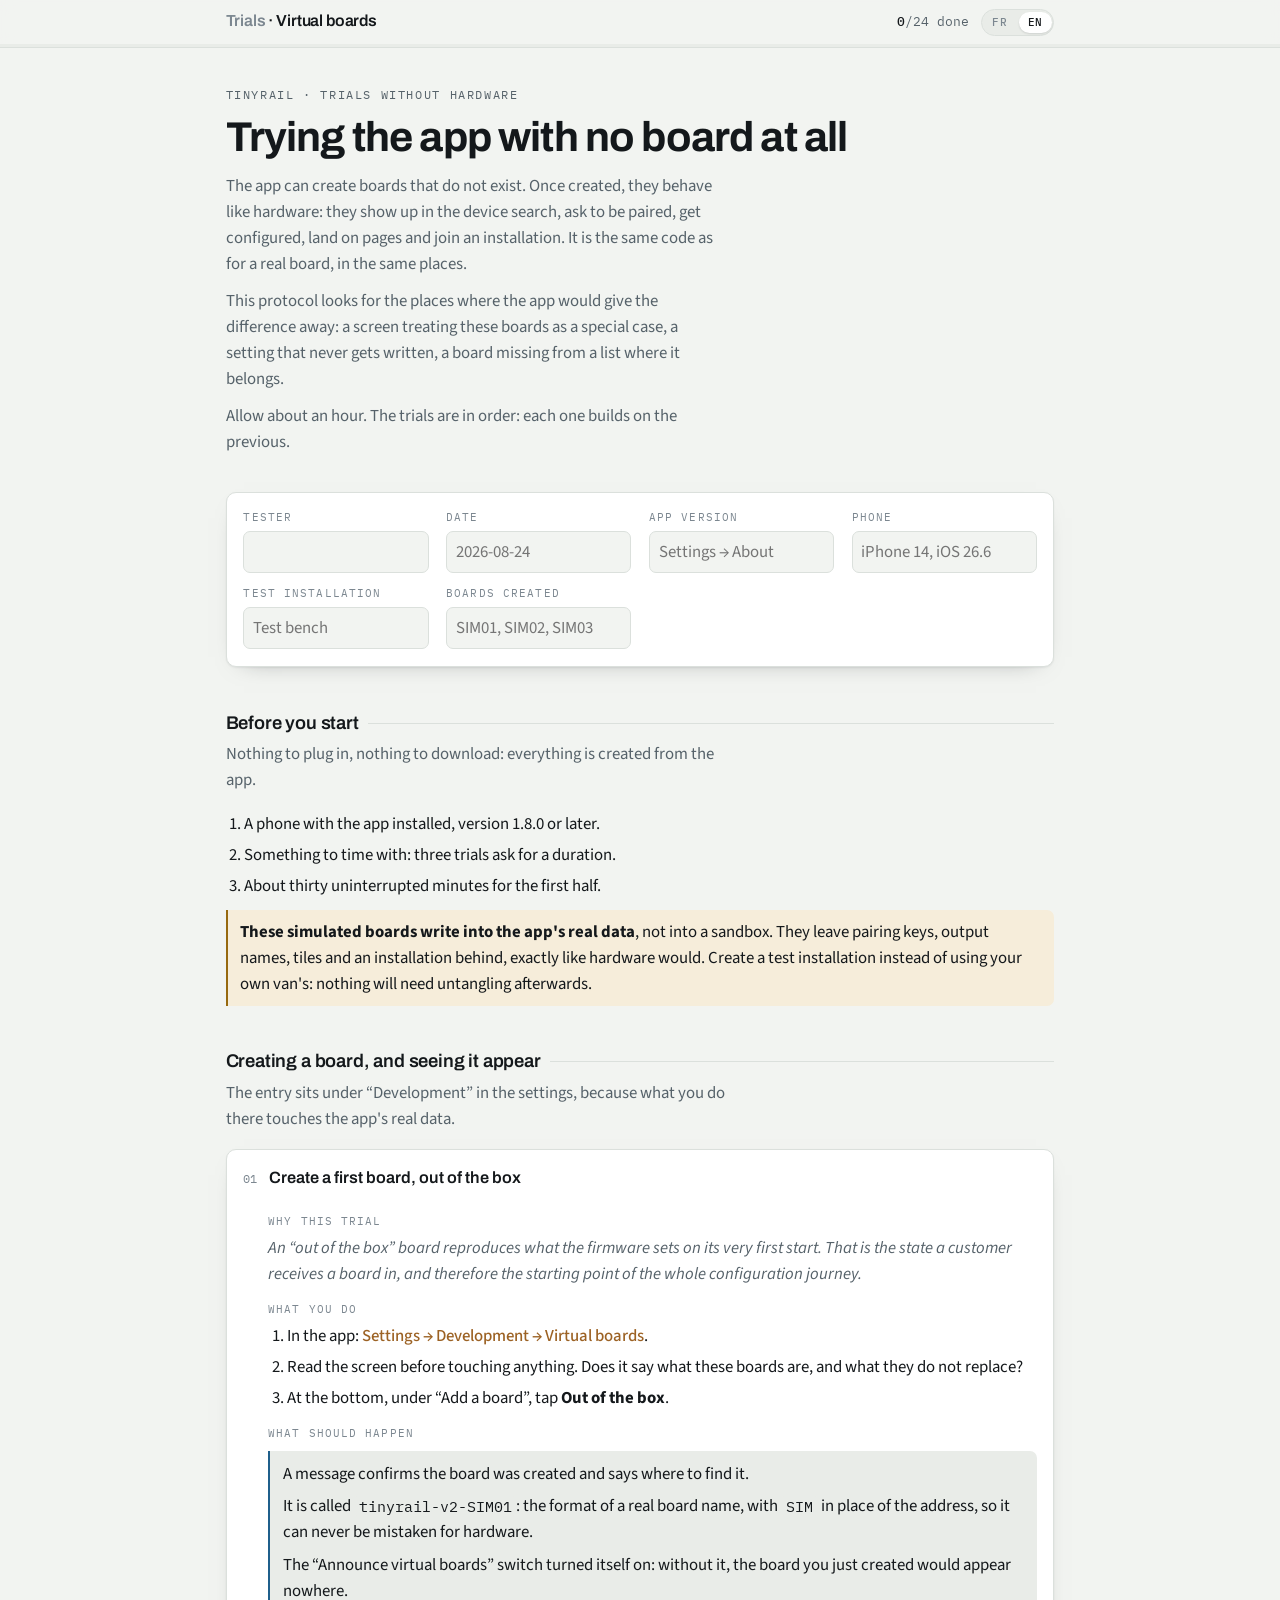
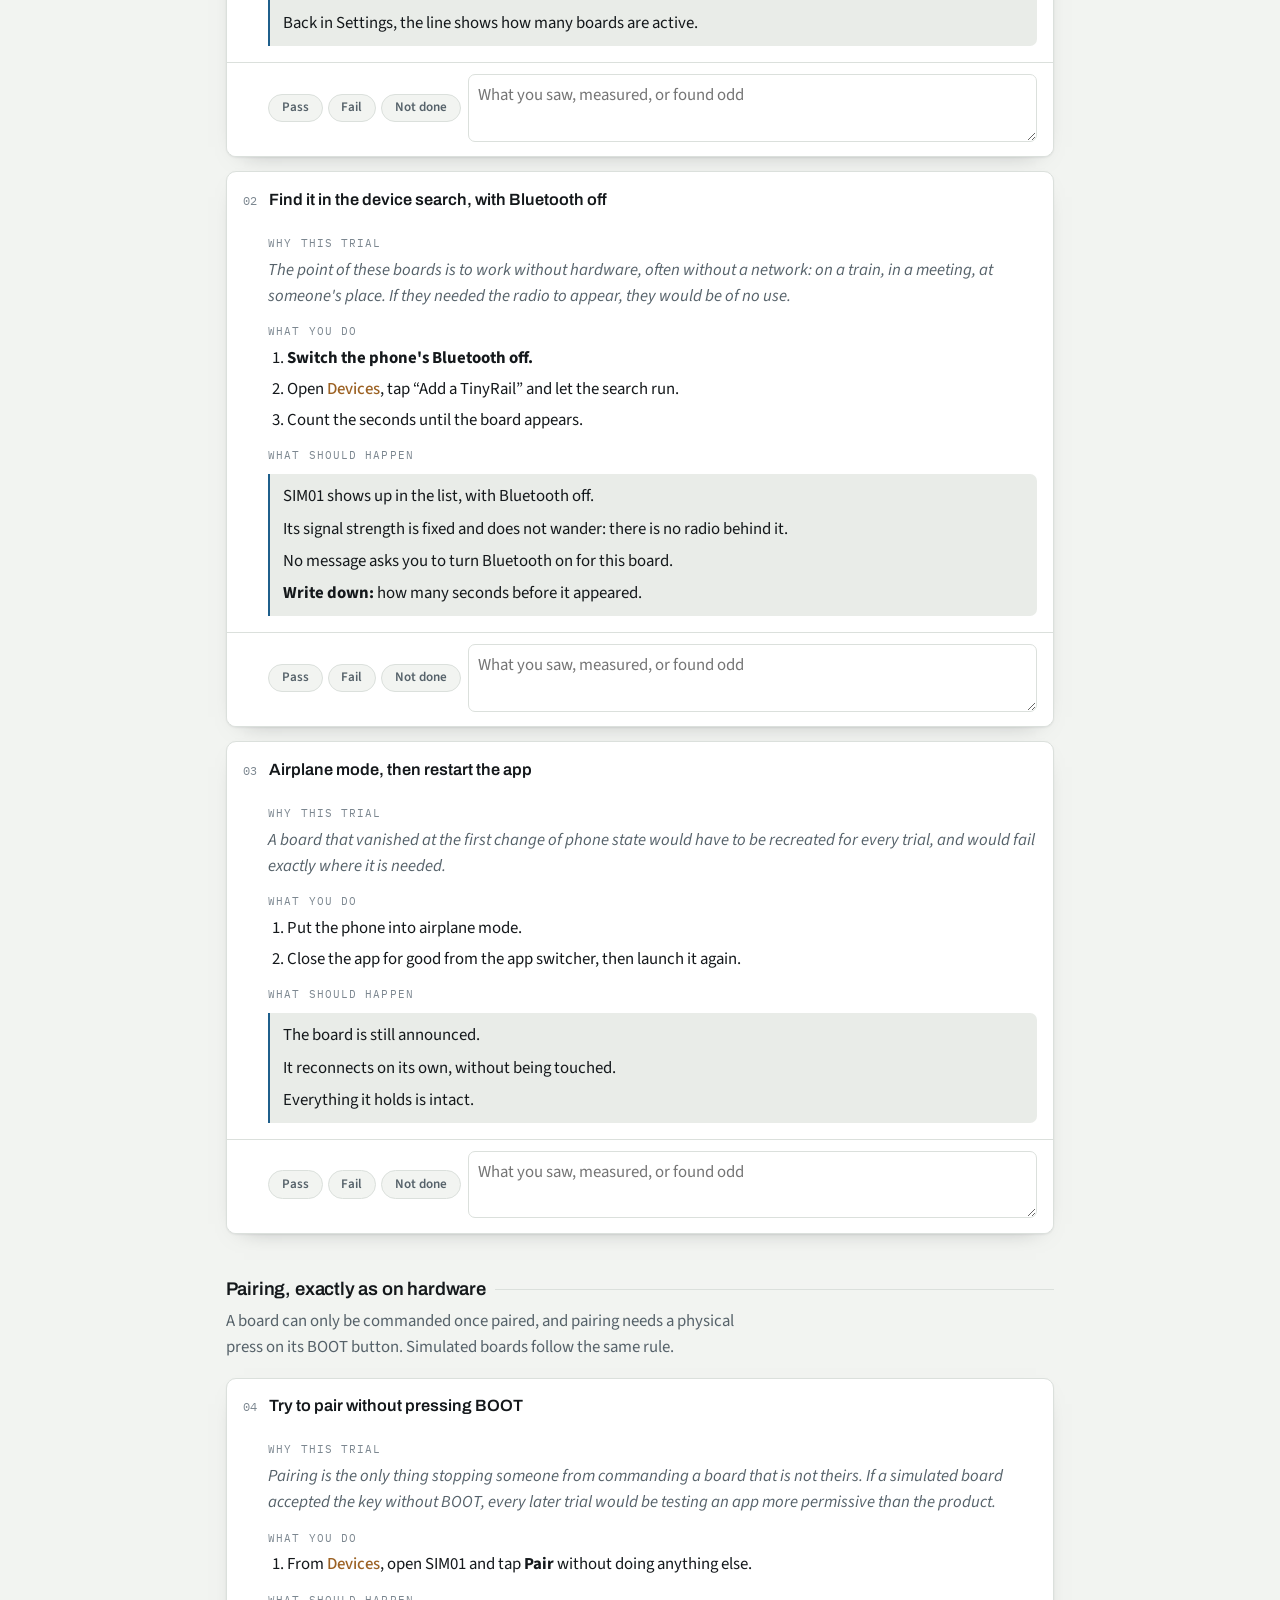
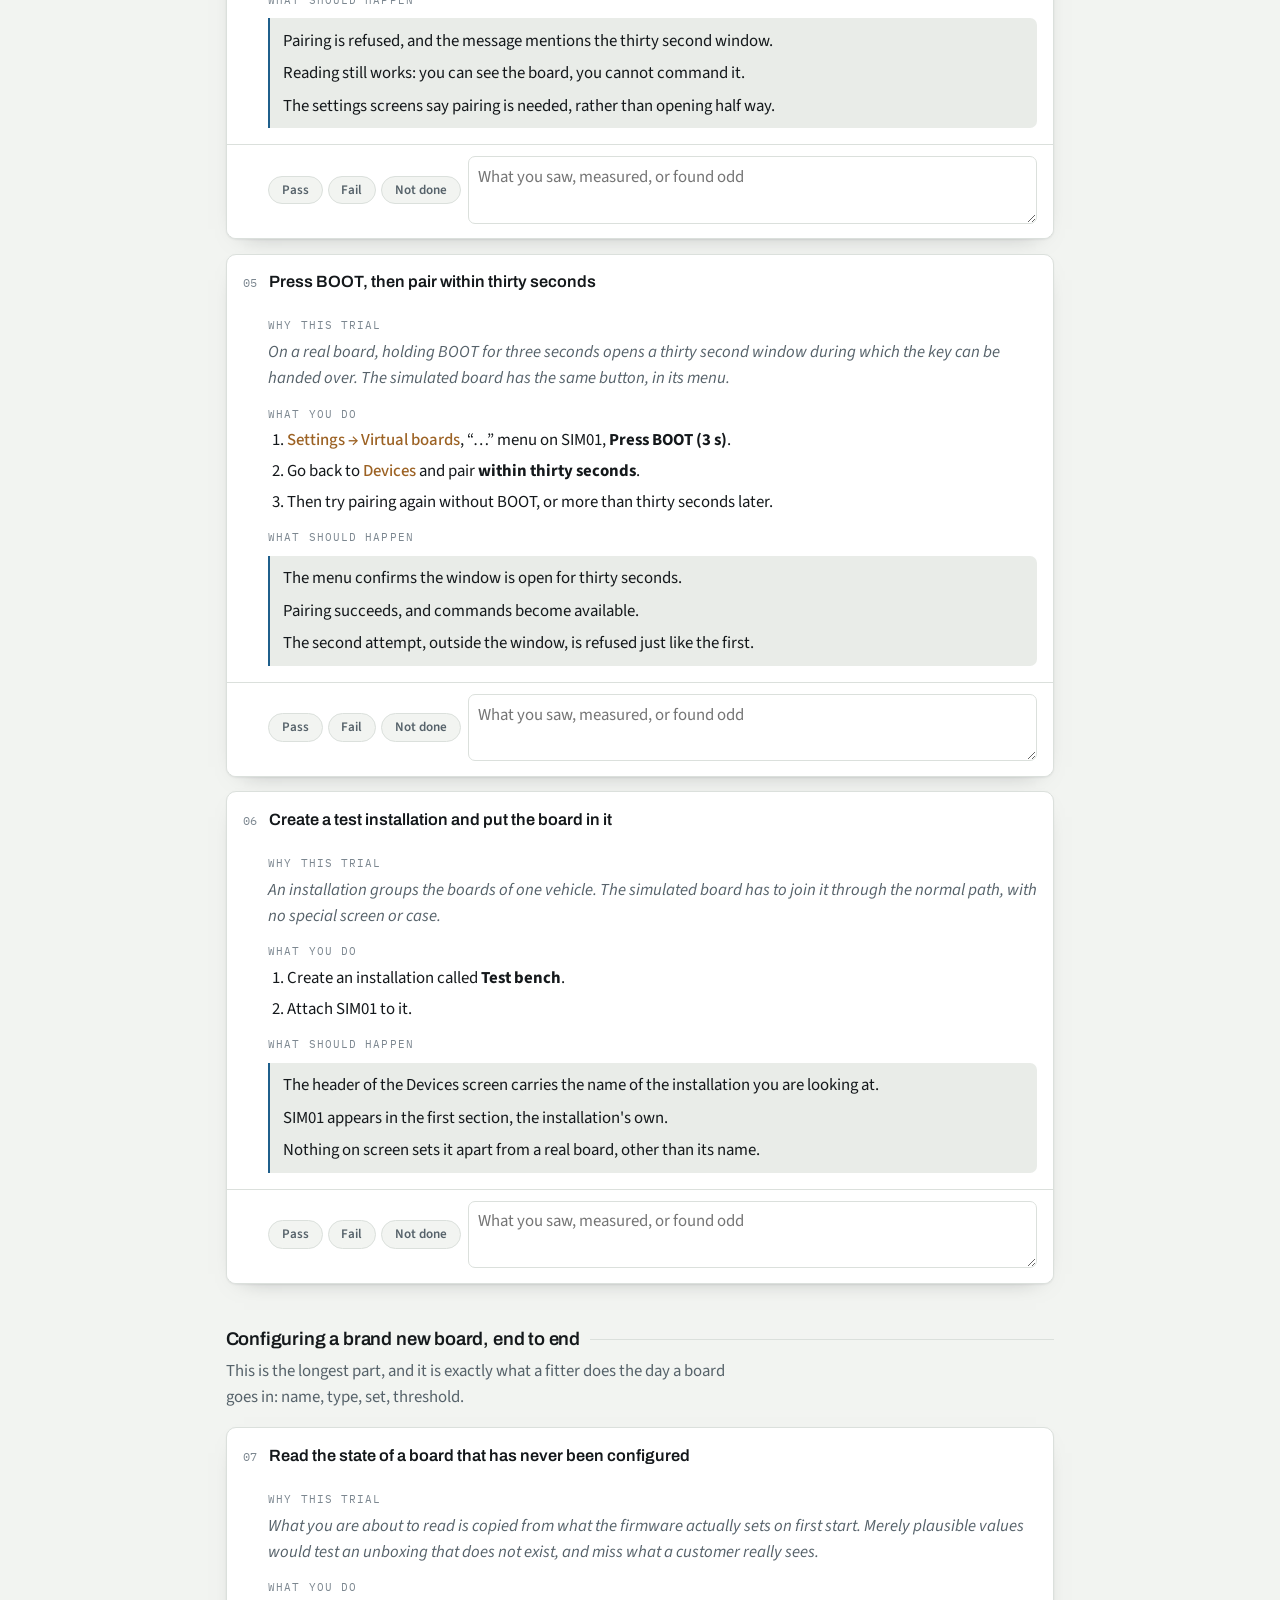
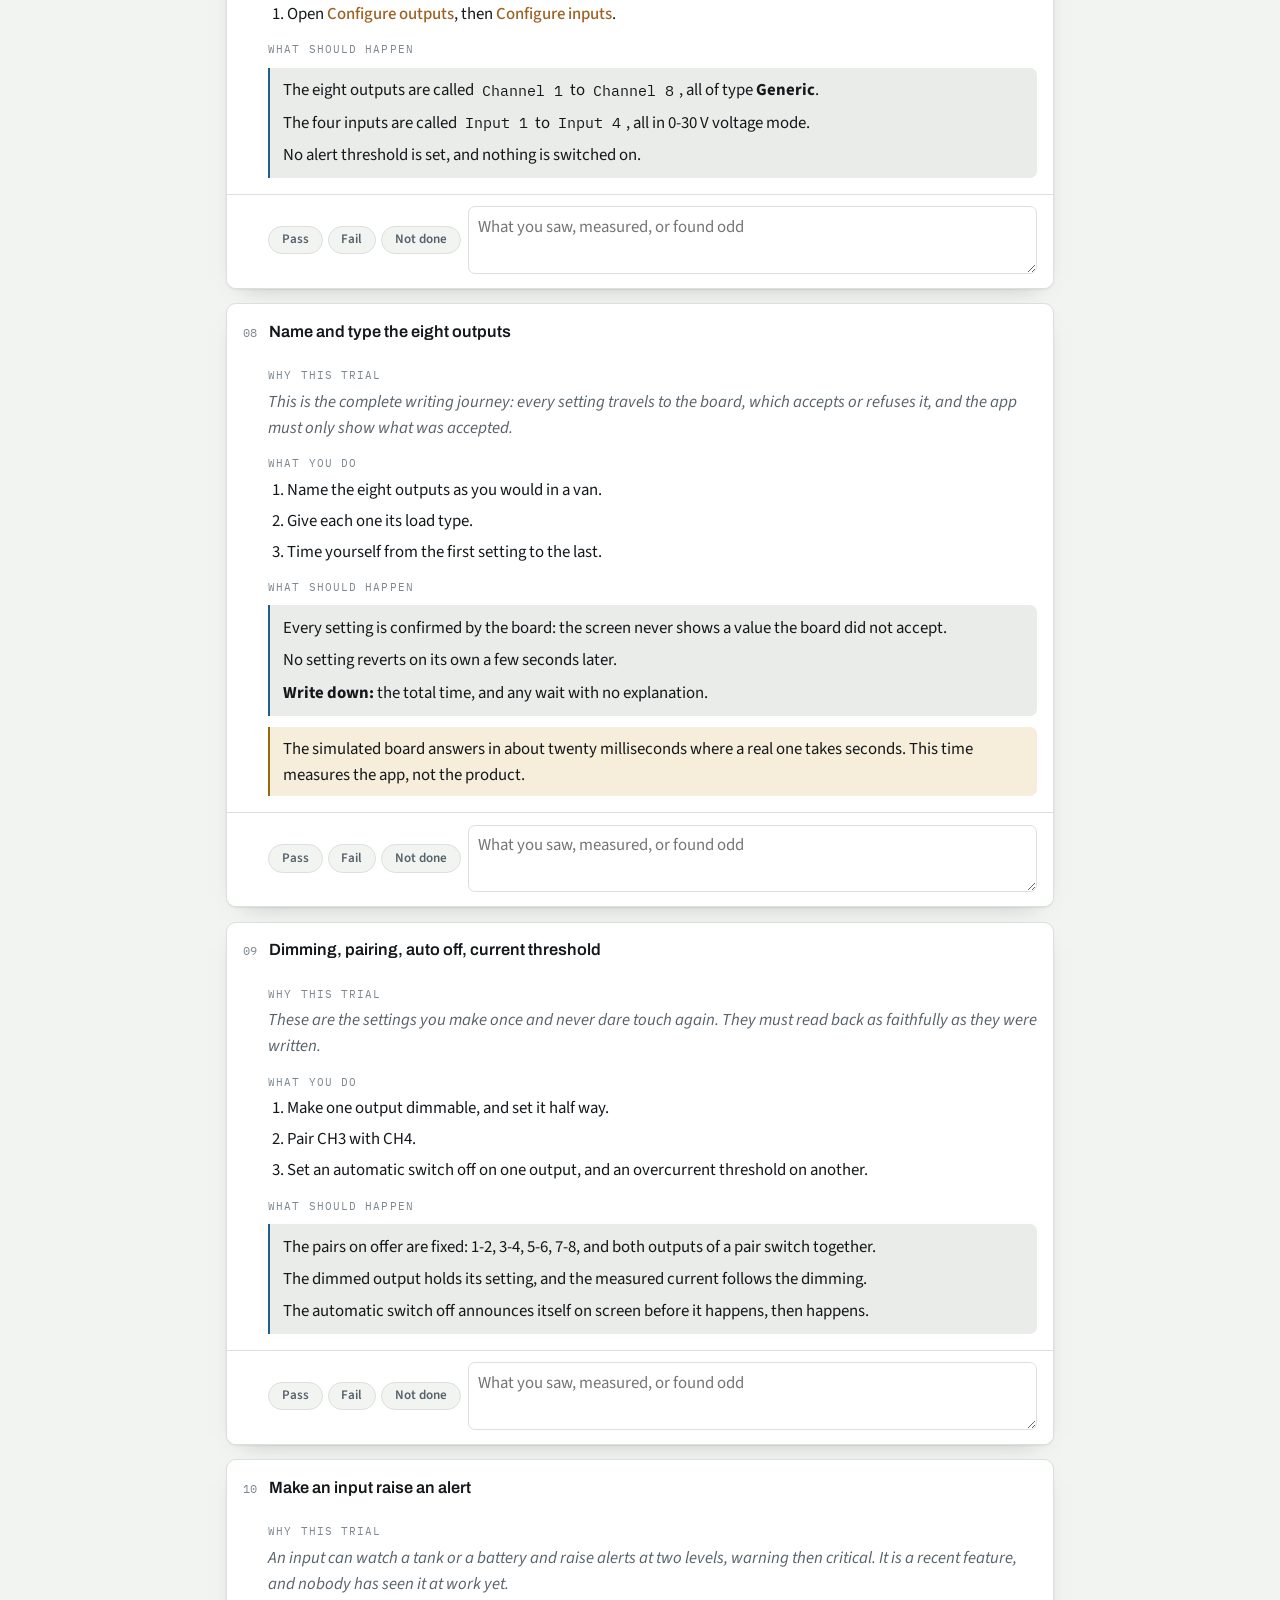
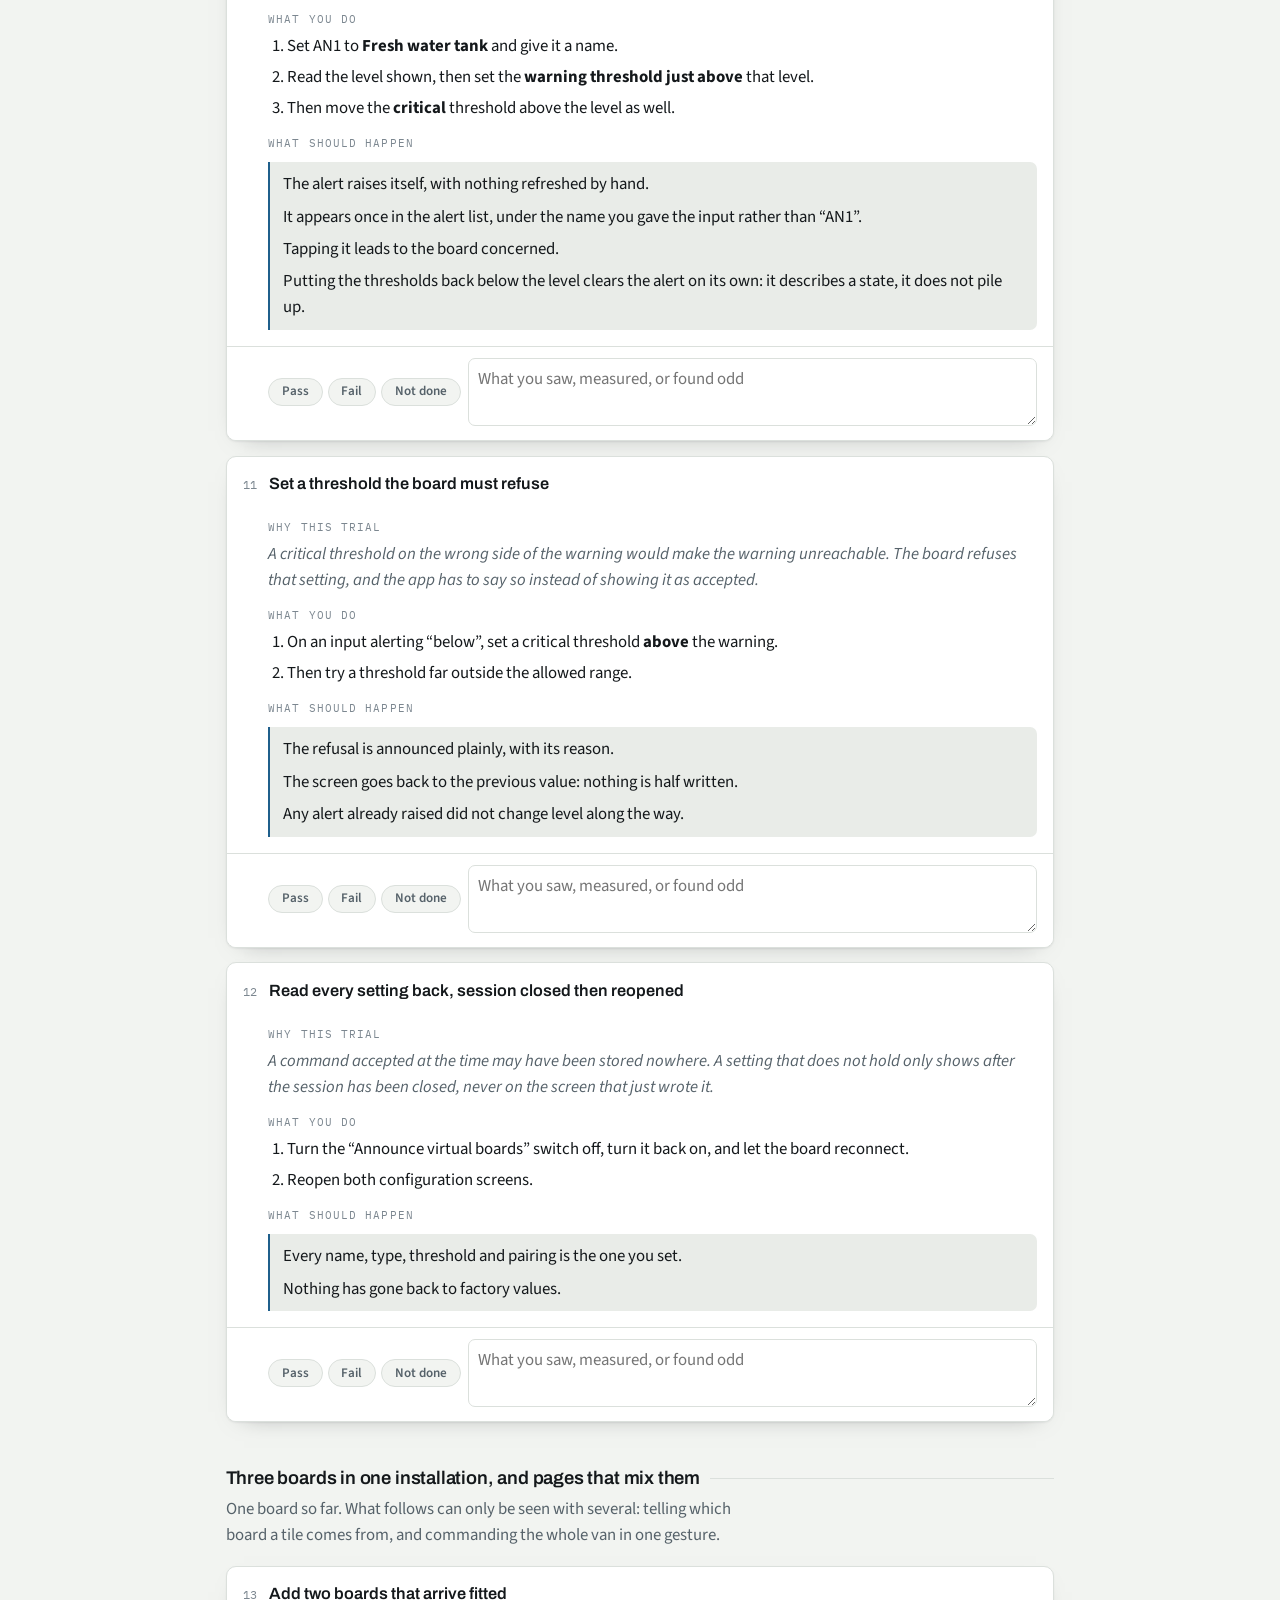
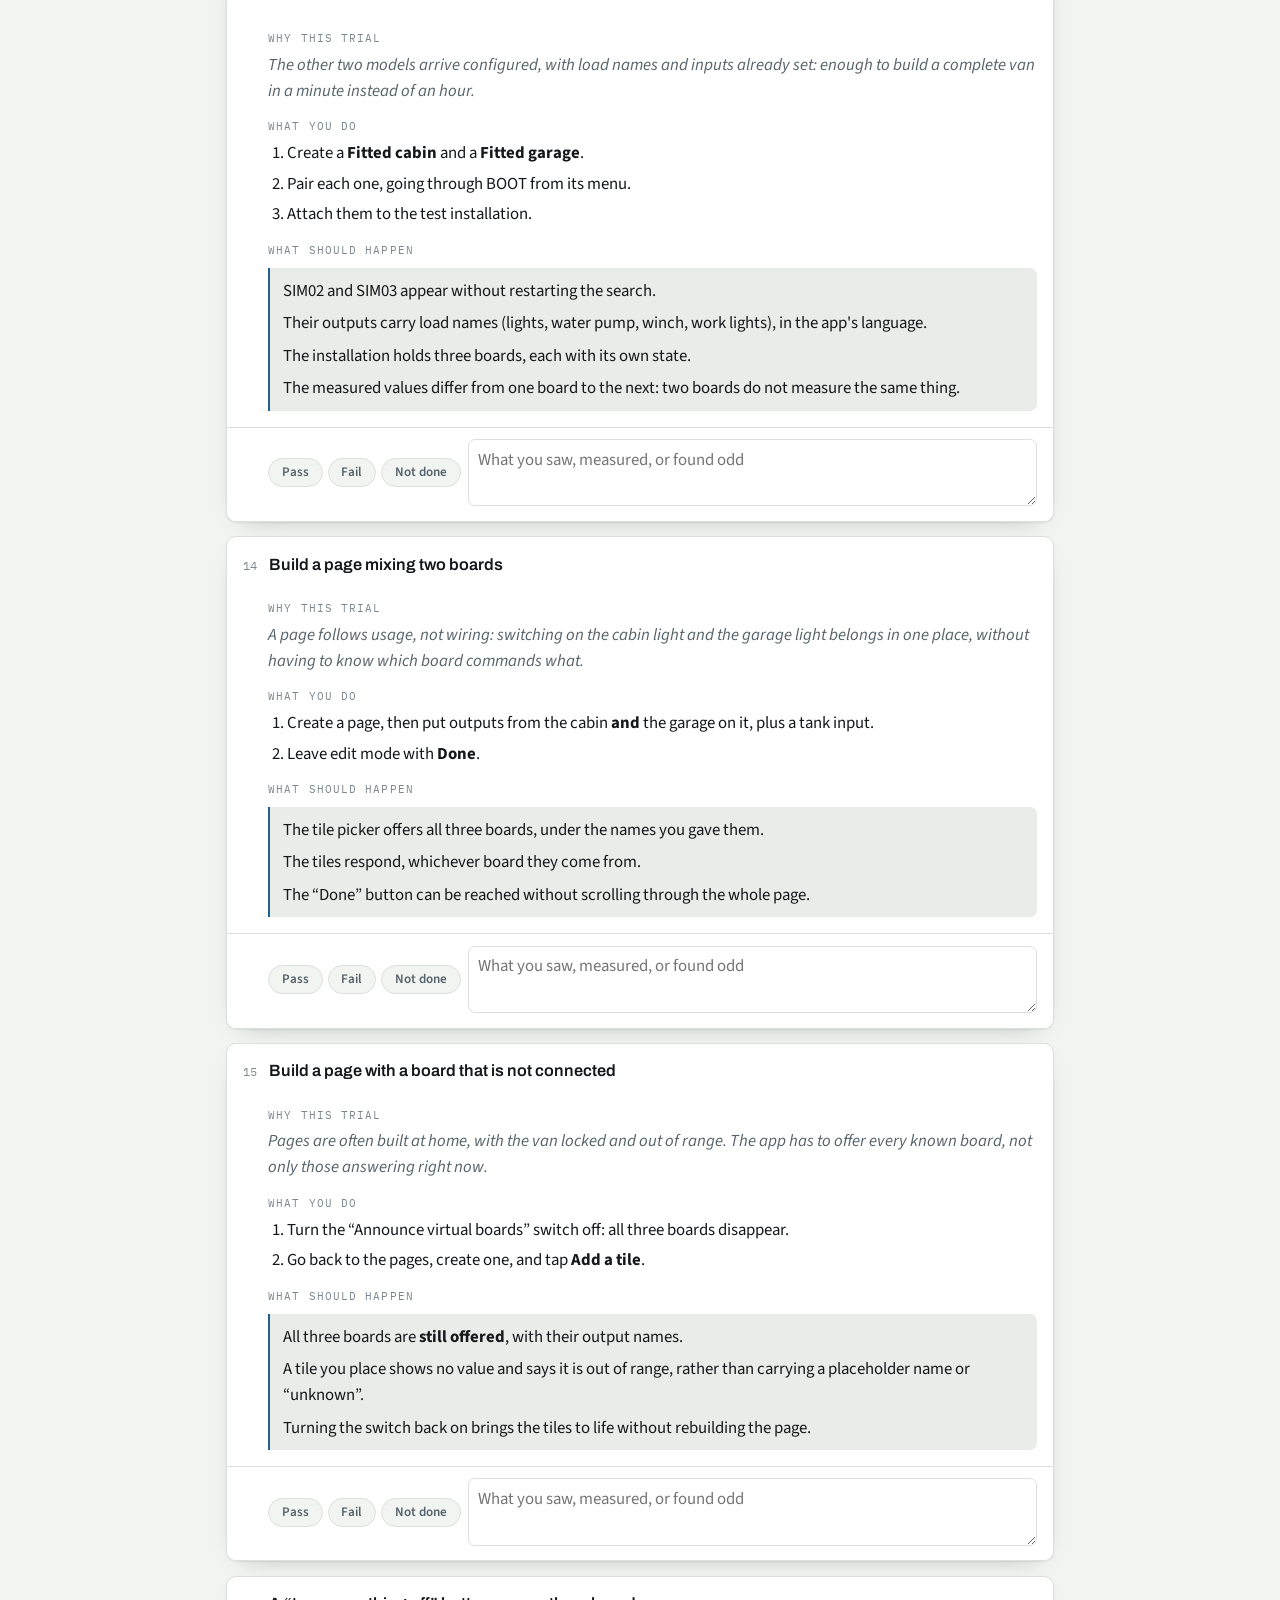
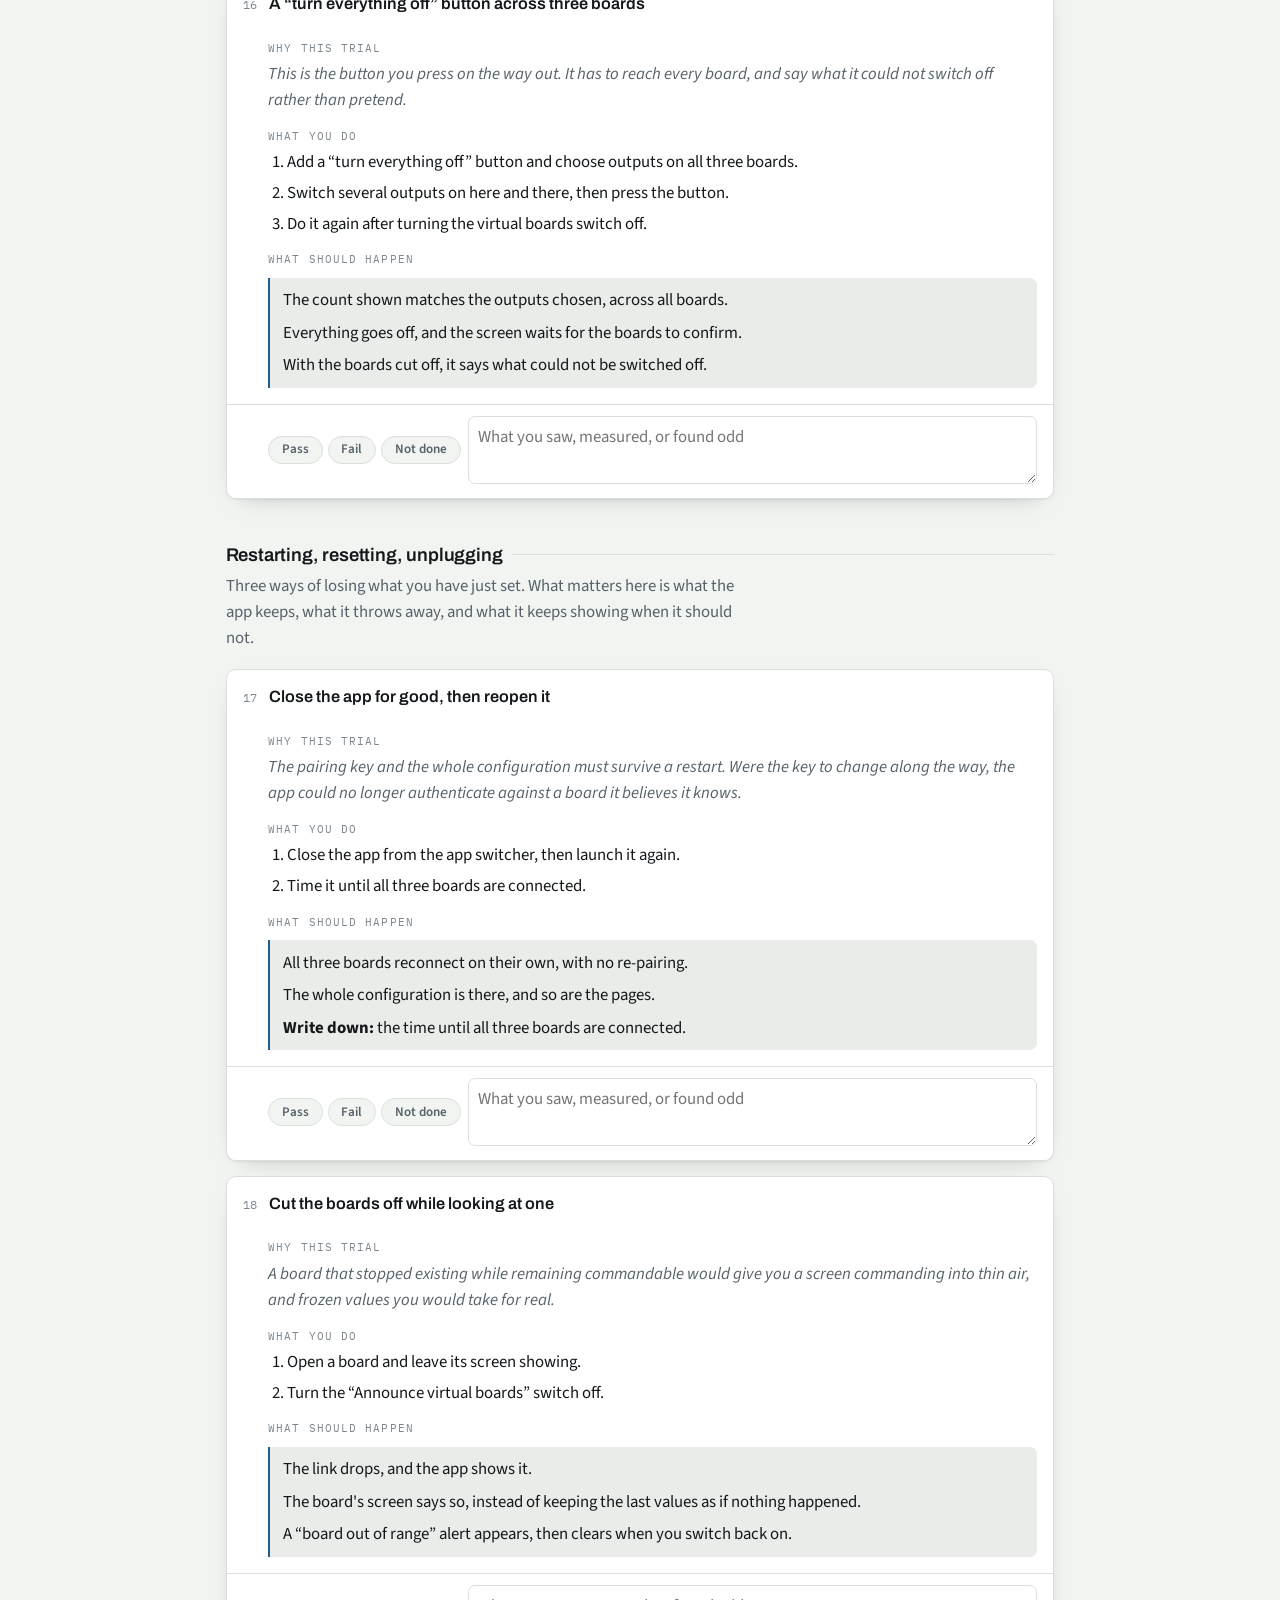
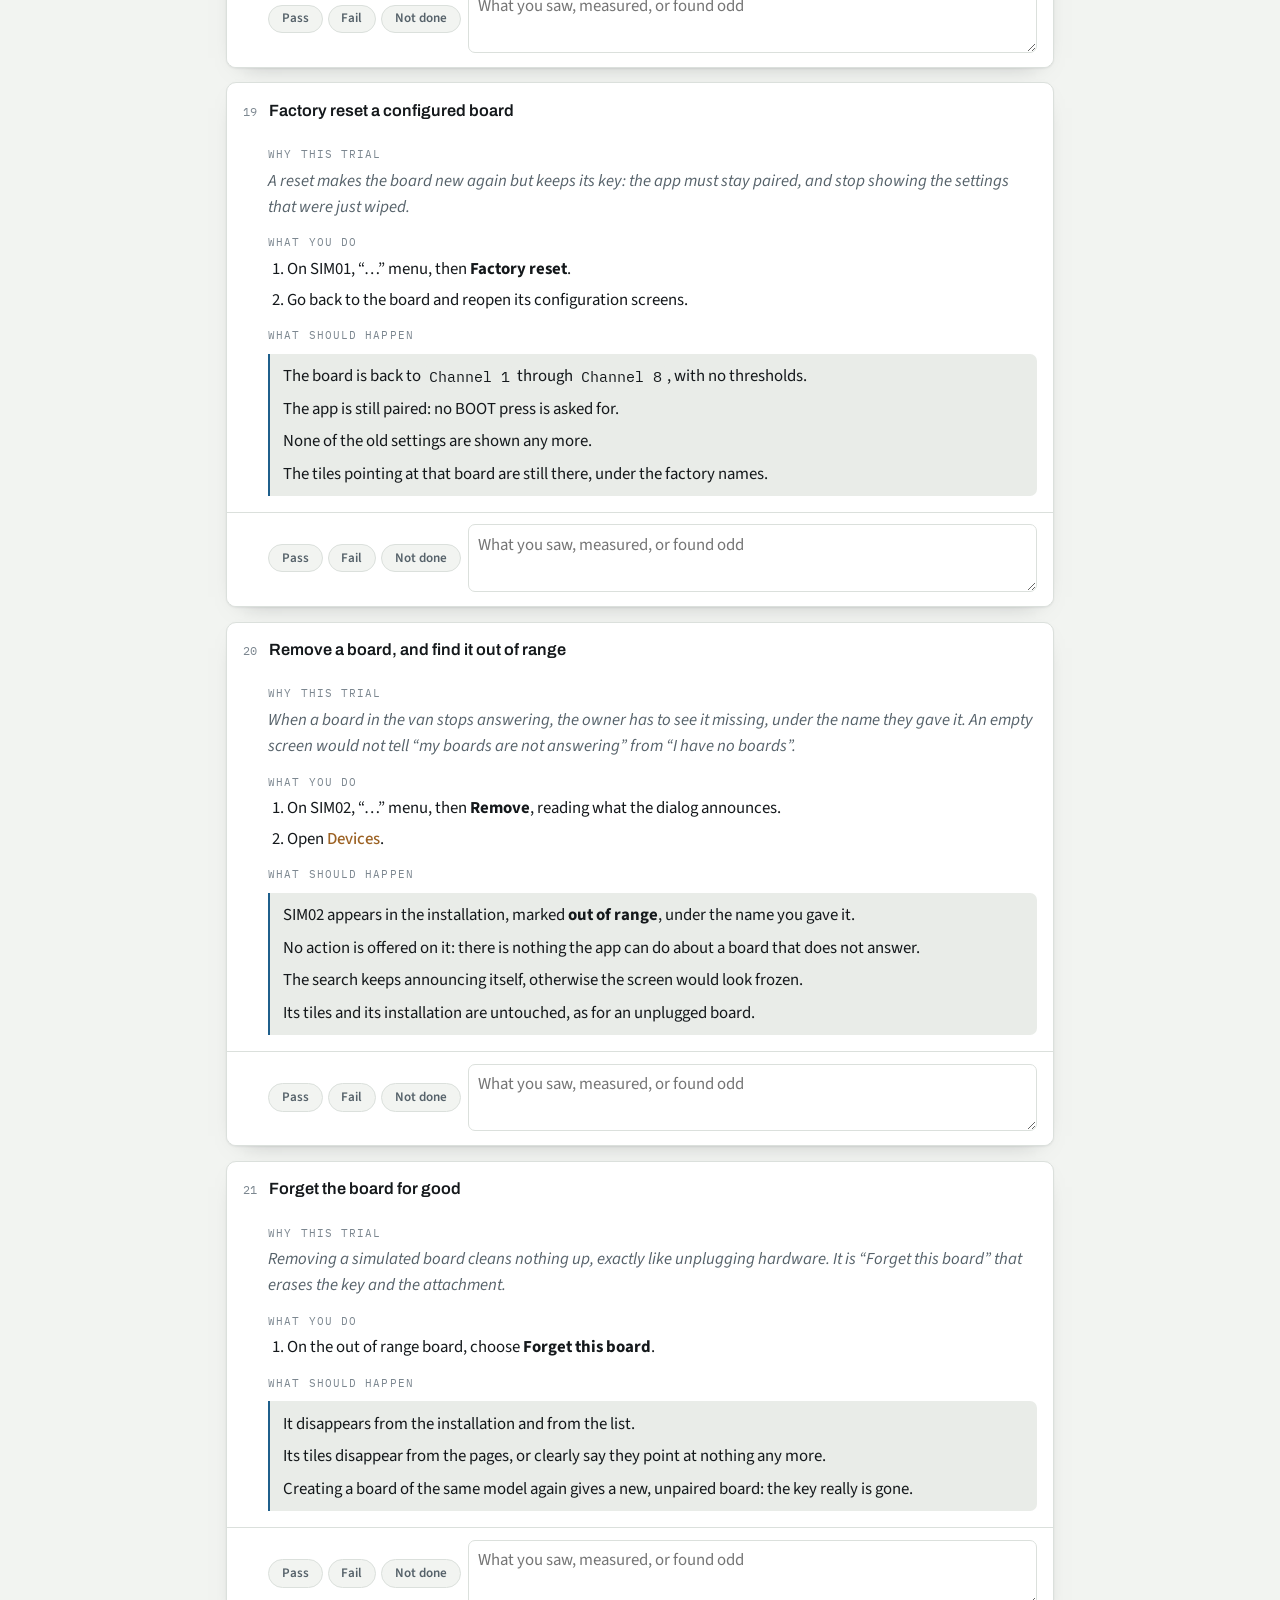
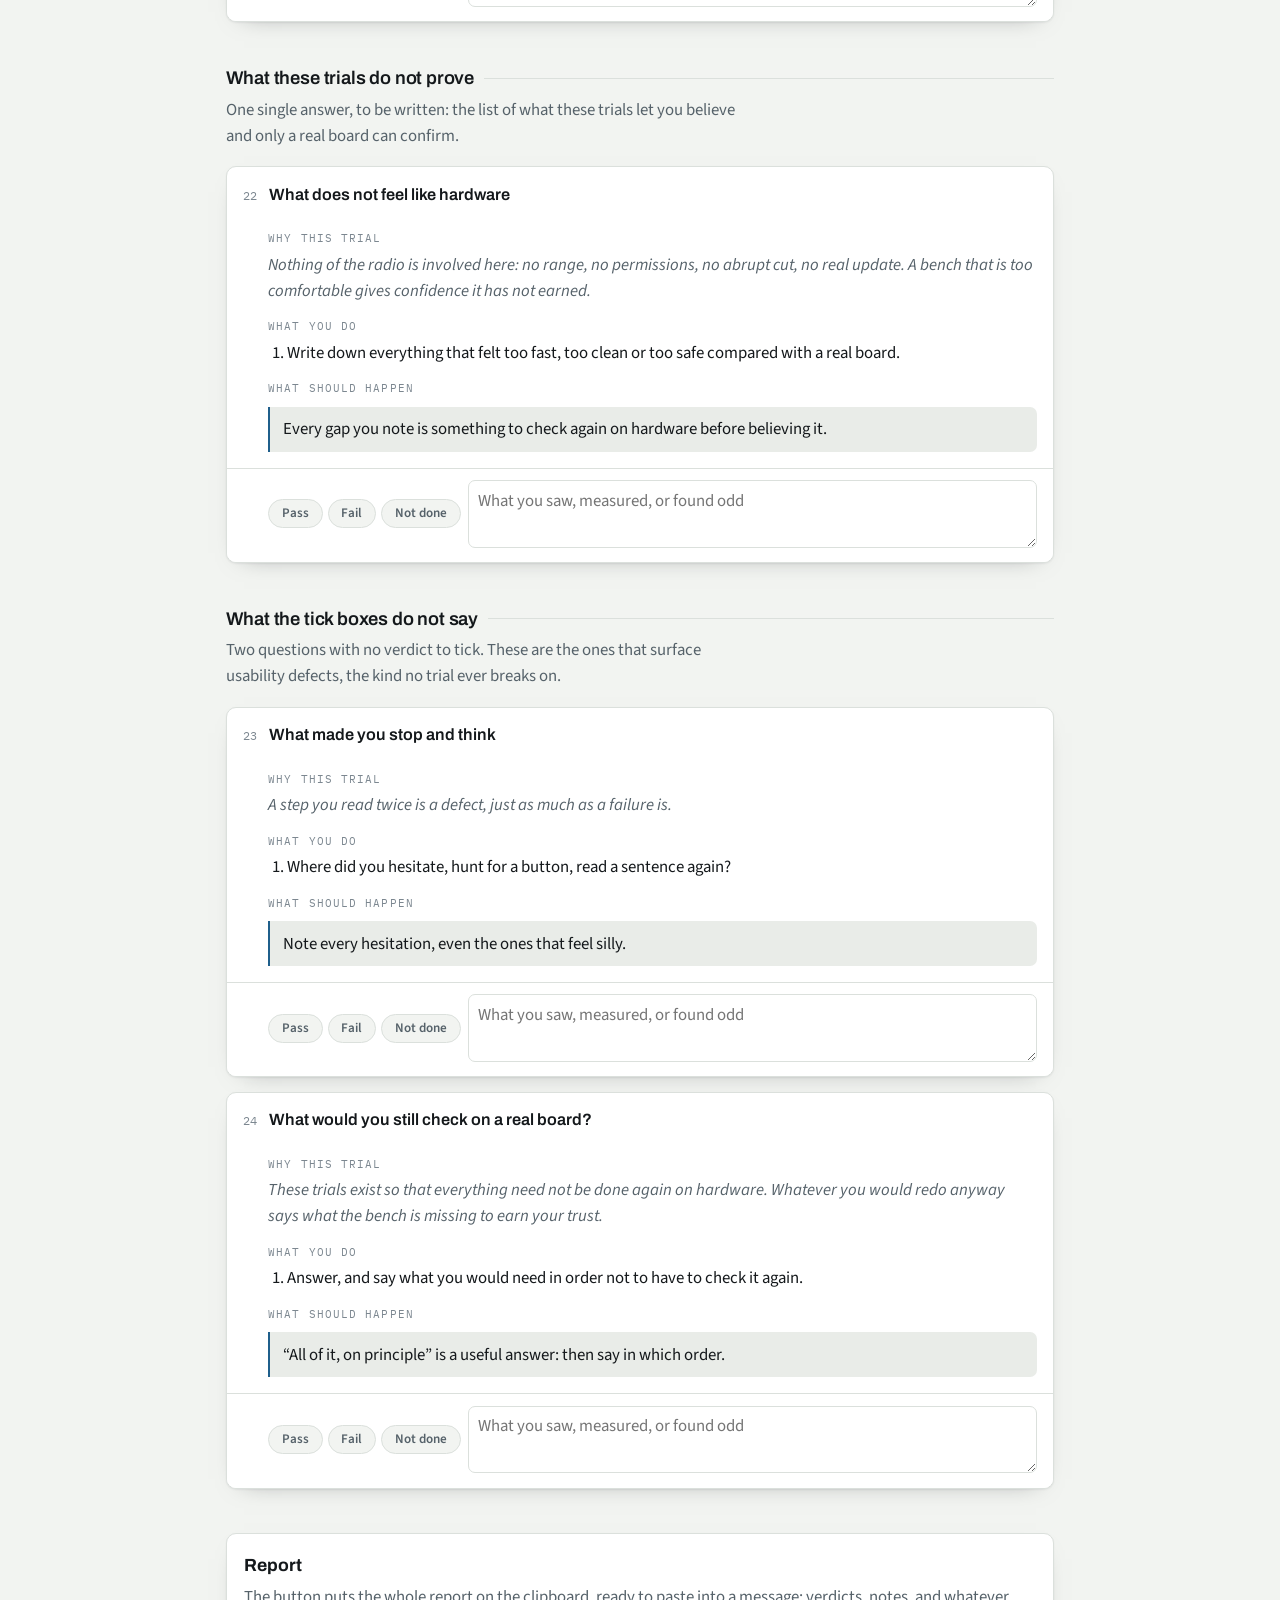
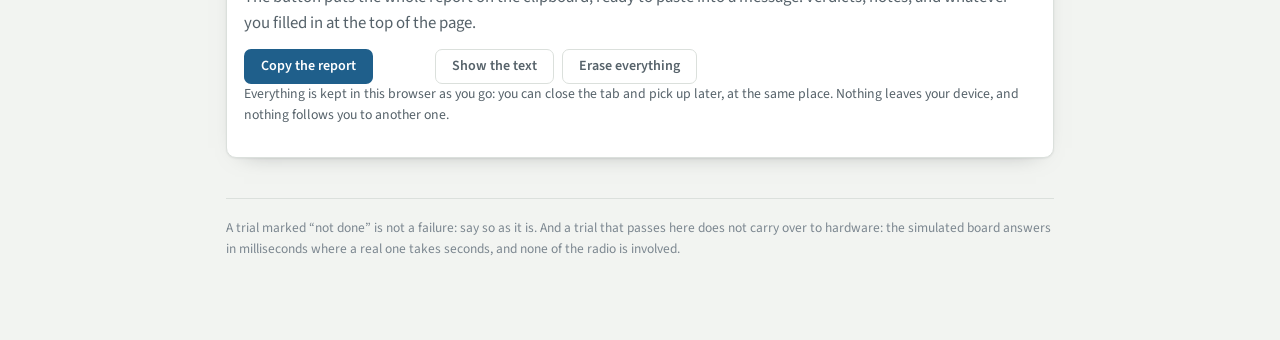
<file: essais/cartes-virtuelles/index.html>
<!doctype html>
<html lang="fr">
<head>
<meta charset="utf-8">
<meta name="viewport" content="width=device-width,initial-scale=1">
<title>Cartes virtuelles · TinyRail</title>
<link rel="preconnect" href="https://fonts.googleapis.com">
<link rel="preconnect" href="https://fonts.gstatic.com" crossorigin>
<link rel="stylesheet" href="https://fonts.googleapis.com/css2?family=Archivo:wght@500;600;700&family=IBM+Plex+Mono:wght@400;500&family=Source+Sans+3:ital,wght@0,400;0,600;1,400&display=swap">
<link rel="icon" href="../favicon.svg" type="image/svg+xml">
<link rel="stylesheet" href="../essais.css">
</head>
<body>
<div id="app"></div>
<script src="../essais.js"></script>
<script>

const PROTOCOLE = {
  cle: "cartes-virtuelles",

  fr: {
    nom: "Cartes virtuelles",
    eyebrow: "TinyRail · essais sans matériel",
    titre: "Essayer l'app sans aucune carte",
    intro: [
      "L'app sait fabriquer des cartes qui n'existent pas. Une fois créées, elles se comportent comme du matériel : elles apparaissent dans la recherche d'appareils, réclament un appairage, se configurent, se posent sur des pages et entrent dans une installation. C'est le même code que pour une vraie carte, aux mêmes endroits.",
      "Ce protocole cherche les endroits où l'app trahirait la différence : un écran qui traiterait ces cartes à part, un réglage qui ne s'écrirait pas, une carte qui disparaîtrait d'une liste où elle devrait être.",
      "Comptez une heure. Les essais sont dans l'ordre : chacun s'appuie sur le précédent."
    ],
    identLabel: "Identification de la session d'essai",
    champs: [
      { cle: "who", label: "Testeur", exemple: "" },
      { cle: "when", label: "Date", exemple: "2026-08-24" },
      { cle: "app", label: "Version de l'app", exemple: "Réglages → À propos" },
      { cle: "phone", label: "Téléphone", exemple: "iPhone 14, iOS 26.6" },
      { cle: "lieu", label: "Installation d'essai", exemple: "Banc d'essai" },
      { cle: "cartes", label: "Cartes créées", exemple: "SIM01, SIM02, SIM03" }
    ],
    besoin: {
      titre: "Avant de commencer",
      lede: "Rien à brancher, rien à télécharger : tout se crée depuis l'app.",
      points: [
        "Un téléphone avec l'app installée, en version 1.8.0 ou plus récente.",
        "De quoi chronométrer : trois essais demandent une durée.",
        "Une trentaine de minutes sans être interrompu pour la première moitié."
      ],
      avis: "<b>Ces cartes simulées écrivent dans les vraies données de l'app</b>, pas dans un bac à sable. Elles y laissent des clés d'appairage, des noms de sorties, des tuiles et une installation, exactement comme du matériel. Créez une installation d'essai plutôt que d'utiliser celle de votre van : vous n'aurez rien à démêler ensuite."
    },
    essais: [
      {
        phase: "Créer une carte, et la voir apparaître",
        lede: "L'entrée est rangée sous « Développement » dans les réglages, parce que ce qu'on y fait touche aux vraies données de l'app.",
        id: "banc-allumage",
        titre: "Créer une première carte, sortie d'usine",
        pourquoi: "Une carte « sortie d'usine » reproduit ce que le firmware pose au tout premier démarrage. C'est l'état dans lequel un client reçoit sa carte, et donc le point de départ de tout le parcours de configuration.",
        faire: [
          "Dans l'app : <span class='path'>Réglages → Développement → Cartes virtuelles</span>.",
          "Lisez l'écran avant de toucher quoi que ce soit. Dit-il ce que sont ces cartes, et ce qu'elles ne remplacent pas ?",
          "En bas, sous « Ajouter une carte », touchez <b>Sortie d'usine</b>."
        ],
        attendu: [
          "Un message confirme la création et dit où retrouver la carte.",
          "Elle s'appelle <code>tinyrail-v2-SIM01</code> : c'est le format d'un vrai nom de carte, avec <code>SIM</code> à la place de l'adresse, pour qu'on ne puisse jamais la confondre avec du matériel.",
          "L'interrupteur « Annoncer les cartes virtuelles » s'est allumé tout seul : sans lui, la carte créée n'apparaîtrait nulle part.",
          "De retour dans Réglages, la ligne indique le nombre de cartes actives."
        ]
      },
      {
        id: "scan-bt-eteint",
        titre: "La retrouver dans la recherche d'appareils, Bluetooth éteint",
        pourquoi: "L'intérêt de ces cartes est de travailler sans matériel, souvent sans réseau : dans un train, en réunion, chez quelqu'un. Si elles avaient besoin de la radio pour apparaître, elles ne serviraient à rien.",
        faire: [
          "<b>Coupez le Bluetooth du téléphone.</b>",
          "Ouvrez <span class='path'>Appareils</span>, touchez « Ajouter un TinyRail » et laissez la recherche tourner.",
          "Comptez les secondes avant que la carte apparaisse."
        ],
        attendu: [
          "SIM01 apparaît dans la liste, Bluetooth éteint.",
          "Sa puissance reçue est fixe et ne varie pas : il n'y a pas de radio derrière.",
          "Aucun message ne réclame d'allumer le Bluetooth pour cette carte.",
          "<b>À noter :</b> combien de secondes avant qu'elle apparaisse."
        ]
      },
      {
        id: "mode-avion",
        titre: "Mode avion, puis relance de l'app",
        pourquoi: "Une carte qui disparaîtrait au premier changement d'état du téléphone obligerait à tout recréer à chaque essai, et ne servirait pas là où on en a besoin.",
        faire: [
          "Passez le téléphone en mode avion.",
          "Quittez l'app pour de bon depuis le sélecteur d'applications, puis relancez-la."
        ],
        attendu: [
          "La carte est toujours annoncée.",
          "Elle se reconnecte seule, sans qu'on la touche.",
          "Ce qu'elle porte est intact."
        ]
      },

      {
        phase: "Appairer, comme sur du matériel",
        lede: "Une carte ne se commande qu'après un appairage, qui exige un appui physique sur son bouton BOOT. Les cartes simulées appliquent la même règle.",
        id: "appairage-refus",
        titre: "Essayer d'appairer sans avoir appuyé sur BOOT",
        pourquoi: "L'appairage est la seule chose qui empêche quelqu'un de commander une carte qui n'est pas la sienne. Si une carte simulée acceptait la clé sans BOOT, tous les essais suivants vaudraient pour une app plus permissive que le produit.",
        faire: [
          "Depuis <span class='path'>Appareils</span>, ouvrez SIM01 et touchez <b>Appairer</b> sans rien faire d'autre."
        ],
        attendu: [
          "L'appairage est refusé, et le message parle de la fenêtre de trente secondes.",
          "La lecture continue de fonctionner : on voit la carte, on ne la commande pas.",
          "Les écrans de réglage disent qu'il faut appairer, au lieu de s'ouvrir à moitié."
        ]
      },
      {
        id: "appairage-boot",
        titre: "Appuyer sur BOOT, puis appairer dans les trente secondes",
        pourquoi: "Sur une vraie carte, un appui de trois secondes sur BOOT ouvre une fenêtre de trente secondes pendant laquelle la clé peut être remise. La carte simulée a le même bouton, dans son menu.",
        faire: [
          "<span class='path'>Réglages → Cartes virtuelles</span>, menu « … » de SIM01, <b>Appuyer sur BOOT (3 s)</b>.",
          "Revenez dans <span class='path'>Appareils</span> et appairez <b>dans les trente secondes</b>.",
          "Recommencez ensuite un appairage sans BOOT, ou plus de trente secondes après."
        ],
        attendu: [
          "Le menu confirme que la fenêtre est ouverte pour trente secondes.",
          "L'appairage passe, et les commandes deviennent disponibles.",
          "La seconde tentative, hors fenêtre, est refusée comme la première."
        ]
      },
      {
        id: "installation",
        titre: "Créer une installation d'essai et y mettre la carte",
        pourquoi: "Une installation regroupe les cartes d'un même véhicule. La carte simulée doit y entrer par le chemin normal, sans écran ni cas particulier.",
        faire: [
          "Créez une installation nommée <b>Banc d'essai</b>.",
          "Rattachez-y SIM01."
        ],
        attendu: [
          "L'en-tête de l'écran Appareils porte le nom de l'installation regardée.",
          "SIM01 figure dans la première section, celle de l'installation.",
          "Rien à l'écran ne la distingue d'une vraie carte, à part son nom."
        ]
      },

      {
        phase: "Configurer une carte neuve de bout en bout",
        lede: "C'est la partie la plus longue, et c'est exactement ce que fait un installateur le jour où il pose une carte : nommer, typer, régler, seuiller.",
        id: "usine-releve",
        titre: "Relever l'état d'une carte jamais configurée",
        pourquoi: "Ce que vous allez lire est copié de ce que le firmware pose réellement au premier démarrage. Des valeurs seulement vraisemblables feraient éprouver un déballage qui n'existe pas, et rateraient ce qu'un client voit vraiment.",
        faire: [
          "Ouvrez <span class='path'>Configuration des sorties</span>, puis <span class='path'>Configuration des entrées</span>."
        ],
        attendu: [
          "Les huit sorties s'appellent <code>Channel 1</code> à <code>Channel 8</code>, toutes de type <b>Générique</b>.",
          "Les quatre entrées s'appellent <code>Input 1</code> à <code>Input 4</code>, toutes en tension 0-30 V.",
          "Aucun seuil d'alerte n'est posé, et rien n'est allumé."
        ]
      },
      {
        id: "ecriture-complete",
        titre: "Nommer et typer les huit sorties",
        pourquoi: "C'est le parcours d'écriture complet : chaque réglage part vers la carte, qui l'accepte ou le refuse, et l'app ne doit afficher que ce qui a été accepté.",
        faire: [
          "Nommez les huit sorties comme vous le feriez dans un van.",
          "Donnez à chacune son type de charge.",
          "Chronométrez du premier réglage au dernier."
        ],
        attendu: [
          "Chaque réglage est confirmé par la carte : l'écran n'affiche jamais une valeur qu'elle n'a pas acceptée.",
          "Aucun réglage ne revient en arrière tout seul quelques secondes plus tard.",
          "<b>À noter :</b> le temps total, et tout moment d'attente sans explication."
        ],
        avis: "La carte simulée répond en une vingtaine de millisecondes là où une vraie met des secondes. Ce temps mesure l'app, pas le produit."
      },
      {
        id: "sorties-fines",
        titre: "Gradation, appariement, extinction automatique, seuil de courant",
        pourquoi: "Ce sont les réglages qu'on pose une fois et qu'on n'ose plus toucher ensuite. Ils doivent se relire aussi fidèlement qu'ils s'écrivent.",
        faire: [
          "Rendez une sortie gradable, et mettez-la à mi-course.",
          "Appariez CH3 et CH4.",
          "Posez une extinction automatique sur une sortie, et un seuil de surintensité sur une autre."
        ],
        attendu: [
          "Les paires proposées sont imposées : 1-2, 3-4, 5-6, 7-8, et les deux sorties d'une paire commutent ensemble.",
          "La sortie gradée garde sa consigne, et le courant mesuré suit la gradation.",
          "L'extinction automatique s'annonce à l'écran avant de se produire, puis se produit."
        ]
      },
      {
        id: "entrees-seuils",
        titre: "Faire lever une alerte depuis une entrée",
        pourquoi: "Une entrée peut surveiller un réservoir ou une batterie et alerter à deux niveaux, avertissement puis critique. C'est une fonction récente, que personne n'a encore vue à l'œuvre.",
        faire: [
          "Mettez AN1 en <b>Réservoir eau propre</b> et donnez-lui un nom.",
          "Relevez le niveau affiché, puis posez le seuil d'<b>avertissement juste au-dessus</b> de ce niveau.",
          "Faites ensuite passer le seuil <b>critique</b> au-dessus du niveau à son tour."
        ],
        attendu: [
          "L'alerte se lève d'elle-même, sans rien rafraîchir à la main.",
          "Elle apparaît une seule fois dans la liste des alertes, sous le nom que vous avez donné à l'entrée et non sous « AN1 ».",
          "Un appui dessus mène à la carte concernée.",
          "En remettant les seuils sous le niveau, l'alerte s'efface d'elle-même : elle décrit un état, elle ne s'accumule pas."
        ]
      },
      {
        id: "entrees-refus",
        titre: "Poser un seuil que la carte doit refuser",
        pourquoi: "Un seuil critique placé du mauvais côté de l'avertissement rendrait l'avertissement inatteignable. La carte refuse ce réglage, et l'app doit le dire au lieu de l'afficher comme accepté.",
        faire: [
          "Sur une entrée qui alerte « en dessous », posez un critique <b>supérieur</b> à l'avertissement.",
          "Essayez ensuite un seuil très au-delà des bornes admises."
        ],
        attendu: [
          "Le refus est annoncé en clair, avec sa raison.",
          "L'écran revient à la valeur précédente : rien n'est écrit à moitié.",
          "L'alerte en cours, s'il y en avait une, n'a pas changé de niveau au passage."
        ]
      },
      {
        id: "relecture",
        titre: "Relire tous les réglages, la session fermée puis rouverte",
        pourquoi: "Une commande acceptée sur le moment peut n'avoir été rangée nulle part. Un réglage qui ne tient pas ne se voit qu'après avoir fermé la session, jamais sur l'écran qui vient de l'écrire.",
        faire: [
          "Éteignez l'interrupteur « Annoncer les cartes virtuelles », rallumez-le, et laissez la carte se reconnecter.",
          "Rouvrez les deux écrans de configuration."
        ],
        attendu: [
          "Tous les noms, types, seuils et appariements sont ceux que vous avez posés.",
          "Rien n'est revenu aux valeurs d'usine."
        ]
      },

      {
        phase: "Trois cartes dans une installation, et des pages qui les mêlent",
        lede: "Jusqu'ici une seule carte. Ce qui suit ne peut se voir qu'à plusieurs : reconnaître de quelle carte vient une tuile, et commander tout le van d'un seul geste.",
        id: "multi-cartes",
        titre: "Ajouter deux cartes déjà équipées",
        pourquoi: "Les deux autres modèles arrivent configurés, avec des noms de charges et des entrées réglées : de quoi monter un van complet en une minute au lieu d'une heure.",
        faire: [
          "Créez une <b>Cellule équipée</b> et une <b>Soute équipée</b>.",
          "Appairez chacune, en passant par BOOT depuis leur menu.",
          "Rattachez-les à l'installation d'essai."
        ],
        attendu: [
          "SIM02 et SIM03 apparaissent sans qu'il faille relancer la recherche.",
          "Leurs sorties portent des noms de charges (éclairages, pompe à eau, treuil, feux de travail), dans la langue de l'app.",
          "L'installation compte trois cartes, chacune avec son propre état.",
          "Les valeurs mesurées diffèrent d'une carte à l'autre : deux cartes ne mesurent pas la même chose."
        ]
      },
      {
        id: "page-mixte",
        titre: "Composer une page qui mêle deux cartes",
        pourquoi: "Une page suit l'usage, pas le câblage : allumer l'éclairage de la cellule et celui de la soute doit se faire au même endroit, sans avoir à savoir quelle carte commande quoi.",
        faire: [
          "Créez une page, puis posez-y des sorties de la cellule <b>et</b> de la soute, plus une entrée de réservoir.",
          "Sortez du mode édition par <b>Terminer</b>."
        ],
        attendu: [
          "Le sélecteur de tuiles propose les trois cartes, sous les noms que vous leur avez donnés.",
          "Les tuiles répondent, quelle que soit la carte d'où elles viennent.",
          "Le bouton « Terminer » est atteignable sans dérouler la page entière."
        ]
      },
      {
        id: "page-hors-session",
        titre: "Composer une page avec une carte qui n'est pas connectée",
        pourquoi: "On compose souvent ses pages à la maison, le van fermé et hors de portée. L'app doit proposer toutes les cartes connues, et pas seulement celles qui répondent à l'instant.",
        faire: [
          "Éteignez l'interrupteur « Annoncer les cartes virtuelles » : les trois cartes s'en vont.",
          "Revenez aux pages, créez-en une, et touchez <b>Ajouter une tuile</b>."
        ],
        attendu: [
          "Les trois cartes sont <b>toujours proposées</b>, avec les noms de leurs sorties.",
          "Une tuile posée s'affiche sans valeur et se dit hors de portée, au lieu de porter un nom d'attente ou « inconnue ».",
          "En rallumant l'interrupteur, les tuiles reprennent vie sans qu'on refasse la page."
        ]
      },
      {
        id: "bouton-groupe",
        titre: "Un bouton « tout éteindre » sur trois cartes",
        pourquoi: "C'est le bouton qu'on touche en partant. Il doit viser toutes les cartes, et dire ce qu'il n'a pas pu éteindre plutôt que de faire semblant.",
        faire: [
          "Posez un bouton « tout éteindre » et choisissez des sorties sur les trois cartes.",
          "Allumez plusieurs sorties un peu partout, puis touchez le bouton.",
          "Recommencez après avoir éteint l'interrupteur des cartes virtuelles."
        ],
        attendu: [
          "Le nombre annoncé correspond aux sorties choisies, toutes cartes confondues.",
          "Tout s'éteint, et l'écran attend la confirmation des cartes.",
          "Avec les cartes coupées, il dit ce qui n'a pas pu être éteint."
        ]
      },

      {
        phase: "Redémarrer, remettre à zéro, débrancher",
        lede: "Trois façons de perdre ce qu'on vient de régler. Ce qui compte ici est ce que l'app garde, ce qu'elle jette, et ce qu'elle continue d'afficher alors qu'elle ne le devrait plus.",
        id: "redemarrage",
        titre: "Fermer l'app pour de bon, puis la rouvrir",
        pourquoi: "La clé d'appairage et toute la configuration doivent survivre au redémarrage. Si la clé changeait en route, l'app ne saurait plus s'authentifier auprès d'une carte qu'elle croit connaître.",
        faire: [
          "Quittez l'app depuis le sélecteur d'applications, puis relancez-la.",
          "Chronométrez jusqu'à ce que les trois cartes soient connectées."
        ],
        attendu: [
          "Les trois cartes se reconnectent seules, sans réappairage.",
          "Toute la configuration est là, et les pages aussi.",
          "<b>À noter :</b> le temps jusqu'aux trois cartes connectées."
        ]
      },
      {
        id: "banc-eteint-en-session",
        titre: "Couper les cartes pendant qu'on en regarde une",
        pourquoi: "Une carte qui cesserait d'exister tout en restant pilotable donnerait un écran qui commande dans le vide, et des valeurs figées qu'on croirait vraies.",
        faire: [
          "Ouvrez une carte et laissez son écran affiché.",
          "Éteignez l'interrupteur « Annoncer les cartes virtuelles »."
        ],
        attendu: [
          "Le lien tombe, et l'app le montre.",
          "L'écran de la carte le dit, au lieu de garder les dernières valeurs comme si de rien n'était.",
          "Une alerte « Carte hors de portée » apparaît, puis se résout au rallumage."
        ]
      },
      {
        id: "usine",
        titre: "Remettre une carte configurée à ses réglages d'usine",
        pourquoi: "Une remise à zéro rend la carte neuve mais garde sa clé : l'app doit rester appairée, et cesser aussitôt d'afficher les réglages qui viennent d'être effacés.",
        faire: [
          "Sur SIM01, menu « … » puis <b>Réglages d'usine</b>.",
          "Revenez sur la carte et rouvrez ses écrans de configuration."
        ],
        attendu: [
          "La carte est revenue à <code>Channel 1</code> à <code>Channel 8</code>, sans seuils.",
          "L'app est toujours appairée : aucun appui sur BOOT n'est demandé.",
          "Plus aucun ancien réglage n'est affiché.",
          "Les tuiles qui visaient cette carte sont toujours là, sous les noms d'usine."
        ]
      },
      {
        id: "retirer-absente",
        titre: "Retirer une carte, et la retrouver hors de portée",
        pourquoi: "Quand une carte du van ne répond plus, l'utilisateur doit la voir manquer, sous le nom qu'il lui a donné. Un écran vide ne dirait pas la différence entre « mes cartes ne répondent pas » et « je n'ai pas de carte ».",
        faire: [
          "Sur SIM02, menu « … » puis <b>Retirer</b>, en lisant ce que le dialogue annonce.",
          "Ouvrez <span class='path'>Appareils</span>."
        ],
        attendu: [
          "SIM02 figure dans l'installation, annoncée <b>hors de portée</b>, sous le nom que vous lui aviez donné.",
          "Aucune action ne lui est proposée : il n'y a rien à faire depuis l'app pour une carte qui ne répond pas.",
          "La recherche continue de s'annoncer, sinon l'écran semblerait figé.",
          "Ses tuiles et son rattachement sont intacts, comme pour une carte débranchée."
        ]
      },
      {
        id: "oublier",
        titre: "Oublier la carte pour de bon",
        pourquoi: "Retirer une carte simulée ne nettoie rien, exactement comme débrancher du matériel. C'est « Oublier cette carte » qui efface la clé et le rattachement.",
        faire: [
          "Sur la carte hors de portée, choisissez <b>Oublier cette carte</b>."
        ],
        attendu: [
          "Elle disparaît de l'installation et de la liste.",
          "Ses tuiles disparaissent des pages, ou disent clairement qu'elles ne visent plus rien.",
          "Recréer une carte du même modèle donne une carte neuve, non appairée : la clé est bien partie."
        ]
      },

      {
        phase: "Ce que ces essais ne prouvent pas",
        lede: "Une seule réponse, à écrire : la liste de ce que ces essais laissent croire et que seule une vraie carte peut confirmer.",
        id: "limites",
        titre: "Ce qui ne ressemble pas à du matériel",
        pourquoi: "Rien de la radio n'est en jeu ici : ni portée, ni autorisations, ni coupure franche, ni vraie mise à jour. Un banc trop confortable donne confiance à tort.",
        faire: [
          "Notez tout ce qui vous a paru trop rapide, trop propre ou trop sûr par rapport à une vraie carte."
        ],
        attendu: [
          "Chaque écart relevé est une chose à revérifier sur du matériel avant d'y croire."
        ]
      },

      {
        phase: "Ce que les cases à cocher ne disent pas",
        lede: "Deux questions sans verdict à cocher. Ce sont elles qui remontent les défauts d'usage, ceux qu'aucun essai ne fait tomber en panne.",
        id: "hesitations",
        titre: "Ce qui a demandé de réfléchir",
        pourquoi: "Une étape qu'on relit deux fois est un défaut, au même titre qu'une panne.",
        faire: ["Où avez-vous hésité, cherché un bouton, relu une phrase ?"],
        attendu: ["Notez chaque hésitation, même celle qui vous paraît bête."]
      },
      {
        id: "confiance",
        titre: "Qu'iriez-vous quand même vérifier sur une vraie carte ?",
        pourquoi: "Ces essais servent à éviter d'avoir à tout refaire sur matériel. Ce que vous refaites quand même dit ce qui manque au banc pour mériter votre confiance.",
        faire: ["Répondez, et dites ce qui vous manquerait pour ne pas avoir à le refaire."],
        attendu: ["« Tout, par principe » est une réponse utile : dites alors dans quel ordre."]
      }
    ],
    rapportTitre: "Essais des cartes virtuelles TinyRail",
    pied: "Un essai « non fait » n'est pas un échec : dites-le tel quel. Et un essai concluant ici ne vaut pas pour du matériel : la carte simulée répond en quelques millisecondes là où une vraie met des secondes, et rien de la radio n'est en jeu."
  },

  en: {
    nom: "Virtual boards",
    eyebrow: "TinyRail · trials without hardware",
    titre: "Trying the app with no board at all",
    intro: [
      "The app can create boards that do not exist. Once created, they behave like hardware: they show up in the device search, ask to be paired, get configured, land on pages and join an installation. It is the same code as for a real board, in the same places.",
      "This protocol looks for the places where the app would give the difference away: a screen treating these boards as a special case, a setting that never gets written, a board missing from a list where it belongs.",
      "Allow about an hour. The trials are in order: each one builds on the previous."
    ],
    identLabel: "Test session details",
    champs: [
      { cle: "who", label: "Tester", exemple: "" },
      { cle: "when", label: "Date", exemple: "2026-08-24" },
      { cle: "app", label: "App version", exemple: "Settings → About" },
      { cle: "phone", label: "Phone", exemple: "iPhone 14, iOS 26.6" },
      { cle: "lieu", label: "Test installation", exemple: "Test bench" },
      { cle: "cartes", label: "Boards created", exemple: "SIM01, SIM02, SIM03" }
    ],
    besoin: {
      titre: "Before you start",
      lede: "Nothing to plug in, nothing to download: everything is created from the app.",
      points: [
        "A phone with the app installed, version 1.8.0 or later.",
        "Something to time with: three trials ask for a duration.",
        "About thirty uninterrupted minutes for the first half."
      ],
      avis: "<b>These simulated boards write into the app's real data</b>, not into a sandbox. They leave pairing keys, output names, tiles and an installation behind, exactly like hardware would. Create a test installation instead of using your own van's: nothing will need untangling afterwards."
    },
    essais: [
      {
        phase: "Creating a board, and seeing it appear",
        lede: "The entry sits under “Development” in the settings, because what you do there touches the app's real data.",
        id: "banc-allumage",
        titre: "Create a first board, out of the box",
        pourquoi: "An “out of the box” board reproduces what the firmware sets on its very first start. That is the state a customer receives a board in, and therefore the starting point of the whole configuration journey.",
        faire: [
          "In the app: <span class='path'>Settings → Development → Virtual boards</span>.",
          "Read the screen before touching anything. Does it say what these boards are, and what they do not replace?",
          "At the bottom, under “Add a board”, tap <b>Out of the box</b>."
        ],
        attendu: [
          "A message confirms the board was created and says where to find it.",
          "It is called <code>tinyrail-v2-SIM01</code>: the format of a real board name, with <code>SIM</code> in place of the address, so it can never be mistaken for hardware.",
          "The “Announce virtual boards” switch turned itself on: without it, the board you just created would appear nowhere.",
          "Back in Settings, the line shows how many boards are active."
        ]
      },
      {
        id: "scan-bt-eteint",
        titre: "Find it in the device search, with Bluetooth off",
        pourquoi: "The point of these boards is to work without hardware, often without a network: on a train, in a meeting, at someone's place. If they needed the radio to appear, they would be of no use.",
        faire: [
          "<b>Switch the phone's Bluetooth off.</b>",
          "Open <span class='path'>Devices</span>, tap “Add a TinyRail” and let the search run.",
          "Count the seconds until the board appears."
        ],
        attendu: [
          "SIM01 shows up in the list, with Bluetooth off.",
          "Its signal strength is fixed and does not wander: there is no radio behind it.",
          "No message asks you to turn Bluetooth on for this board.",
          "<b>Write down:</b> how many seconds before it appeared."
        ]
      },
      {
        id: "mode-avion",
        titre: "Airplane mode, then restart the app",
        pourquoi: "A board that vanished at the first change of phone state would have to be recreated for every trial, and would fail exactly where it is needed.",
        faire: [
          "Put the phone into airplane mode.",
          "Close the app for good from the app switcher, then launch it again."
        ],
        attendu: [
          "The board is still announced.",
          "It reconnects on its own, without being touched.",
          "Everything it holds is intact."
        ]
      },

      {
        phase: "Pairing, exactly as on hardware",
        lede: "A board can only be commanded once paired, and pairing needs a physical press on its BOOT button. Simulated boards follow the same rule.",
        id: "appairage-refus",
        titre: "Try to pair without pressing BOOT",
        pourquoi: "Pairing is the only thing stopping someone from commanding a board that is not theirs. If a simulated board accepted the key without BOOT, every later trial would be testing an app more permissive than the product.",
        faire: [
          "From <span class='path'>Devices</span>, open SIM01 and tap <b>Pair</b> without doing anything else."
        ],
        attendu: [
          "Pairing is refused, and the message mentions the thirty second window.",
          "Reading still works: you can see the board, you cannot command it.",
          "The settings screens say pairing is needed, rather than opening half way."
        ]
      },
      {
        id: "appairage-boot",
        titre: "Press BOOT, then pair within thirty seconds",
        pourquoi: "On a real board, holding BOOT for three seconds opens a thirty second window during which the key can be handed over. The simulated board has the same button, in its menu.",
        faire: [
          "<span class='path'>Settings → Virtual boards</span>, “…” menu on SIM01, <b>Press BOOT (3 s)</b>.",
          "Go back to <span class='path'>Devices</span> and pair <b>within thirty seconds</b>.",
          "Then try pairing again without BOOT, or more than thirty seconds later."
        ],
        attendu: [
          "The menu confirms the window is open for thirty seconds.",
          "Pairing succeeds, and commands become available.",
          "The second attempt, outside the window, is refused just like the first."
        ]
      },
      {
        id: "installation",
        titre: "Create a test installation and put the board in it",
        pourquoi: "An installation groups the boards of one vehicle. The simulated board has to join it through the normal path, with no special screen or case.",
        faire: [
          "Create an installation called <b>Test bench</b>.",
          "Attach SIM01 to it."
        ],
        attendu: [
          "The header of the Devices screen carries the name of the installation you are looking at.",
          "SIM01 appears in the first section, the installation's own.",
          "Nothing on screen sets it apart from a real board, other than its name."
        ]
      },

      {
        phase: "Configuring a brand new board, end to end",
        lede: "This is the longest part, and it is exactly what a fitter does the day a board goes in: name, type, set, threshold.",
        id: "usine-releve",
        titre: "Read the state of a board that has never been configured",
        pourquoi: "What you are about to read is copied from what the firmware actually sets on first start. Merely plausible values would test an unboxing that does not exist, and miss what a customer really sees.",
        faire: [
          "Open <span class='path'>Configure outputs</span>, then <span class='path'>Configure inputs</span>."
        ],
        attendu: [
          "The eight outputs are called <code>Channel 1</code> to <code>Channel 8</code>, all of type <b>Generic</b>.",
          "The four inputs are called <code>Input 1</code> to <code>Input 4</code>, all in 0-30 V voltage mode.",
          "No alert threshold is set, and nothing is switched on."
        ]
      },
      {
        id: "ecriture-complete",
        titre: "Name and type the eight outputs",
        pourquoi: "This is the complete writing journey: every setting travels to the board, which accepts or refuses it, and the app must only show what was accepted.",
        faire: [
          "Name the eight outputs as you would in a van.",
          "Give each one its load type.",
          "Time yourself from the first setting to the last."
        ],
        attendu: [
          "Every setting is confirmed by the board: the screen never shows a value the board did not accept.",
          "No setting reverts on its own a few seconds later.",
          "<b>Write down:</b> the total time, and any wait with no explanation."
        ],
        avis: "The simulated board answers in about twenty milliseconds where a real one takes seconds. This time measures the app, not the product."
      },
      {
        id: "sorties-fines",
        titre: "Dimming, pairing, auto off, current threshold",
        pourquoi: "These are the settings you make once and never dare touch again. They must read back as faithfully as they were written.",
        faire: [
          "Make one output dimmable, and set it half way.",
          "Pair CH3 with CH4.",
          "Set an automatic switch off on one output, and an overcurrent threshold on another."
        ],
        attendu: [
          "The pairs on offer are fixed: 1-2, 3-4, 5-6, 7-8, and both outputs of a pair switch together.",
          "The dimmed output holds its setting, and the measured current follows the dimming.",
          "The automatic switch off announces itself on screen before it happens, then happens."
        ]
      },
      {
        id: "entrees-seuils",
        titre: "Make an input raise an alert",
        pourquoi: "An input can watch a tank or a battery and raise alerts at two levels, warning then critical. It is a recent feature, and nobody has seen it at work yet.",
        faire: [
          "Set AN1 to <b>Fresh water tank</b> and give it a name.",
          "Read the level shown, then set the <b>warning threshold just above</b> that level.",
          "Then move the <b>critical</b> threshold above the level as well."
        ],
        attendu: [
          "The alert raises itself, with nothing refreshed by hand.",
          "It appears once in the alert list, under the name you gave the input rather than “AN1”.",
          "Tapping it leads to the board concerned.",
          "Putting the thresholds back below the level clears the alert on its own: it describes a state, it does not pile up."
        ]
      },
      {
        id: "entrees-refus",
        titre: "Set a threshold the board must refuse",
        pourquoi: "A critical threshold on the wrong side of the warning would make the warning unreachable. The board refuses that setting, and the app has to say so instead of showing it as accepted.",
        faire: [
          "On an input alerting “below”, set a critical threshold <b>above</b> the warning.",
          "Then try a threshold far outside the allowed range."
        ],
        attendu: [
          "The refusal is announced plainly, with its reason.",
          "The screen goes back to the previous value: nothing is half written.",
          "Any alert already raised did not change level along the way."
        ]
      },
      {
        id: "relecture",
        titre: "Read every setting back, session closed then reopened",
        pourquoi: "A command accepted at the time may have been stored nowhere. A setting that does not hold only shows after the session has been closed, never on the screen that just wrote it.",
        faire: [
          "Turn the “Announce virtual boards” switch off, turn it back on, and let the board reconnect.",
          "Reopen both configuration screens."
        ],
        attendu: [
          "Every name, type, threshold and pairing is the one you set.",
          "Nothing has gone back to factory values."
        ]
      },

      {
        phase: "Three boards in one installation, and pages that mix them",
        lede: "One board so far. What follows can only be seen with several: telling which board a tile comes from, and commanding the whole van in one gesture.",
        id: "multi-cartes",
        titre: "Add two boards that arrive fitted",
        pourquoi: "The other two models arrive configured, with load names and inputs already set: enough to build a complete van in a minute instead of an hour.",
        faire: [
          "Create a <b>Fitted cabin</b> and a <b>Fitted garage</b>.",
          "Pair each one, going through BOOT from its menu.",
          "Attach them to the test installation."
        ],
        attendu: [
          "SIM02 and SIM03 appear without restarting the search.",
          "Their outputs carry load names (lights, water pump, winch, work lights), in the app's language.",
          "The installation holds three boards, each with its own state.",
          "The measured values differ from one board to the next: two boards do not measure the same thing."
        ]
      },
      {
        id: "page-mixte",
        titre: "Build a page mixing two boards",
        pourquoi: "A page follows usage, not wiring: switching on the cabin light and the garage light belongs in one place, without having to know which board commands what.",
        faire: [
          "Create a page, then put outputs from the cabin <b>and</b> the garage on it, plus a tank input.",
          "Leave edit mode with <b>Done</b>."
        ],
        attendu: [
          "The tile picker offers all three boards, under the names you gave them.",
          "The tiles respond, whichever board they come from.",
          "The “Done” button can be reached without scrolling through the whole page."
        ]
      },
      {
        id: "page-hors-session",
        titre: "Build a page with a board that is not connected",
        pourquoi: "Pages are often built at home, with the van locked and out of range. The app has to offer every known board, not only those answering right now.",
        faire: [
          "Turn the “Announce virtual boards” switch off: all three boards disappear.",
          "Go back to the pages, create one, and tap <b>Add a tile</b>."
        ],
        attendu: [
          "All three boards are <b>still offered</b>, with their output names.",
          "A tile you place shows no value and says it is out of range, rather than carrying a placeholder name or “unknown”.",
          "Turning the switch back on brings the tiles to life without rebuilding the page."
        ]
      },
      {
        id: "bouton-groupe",
        titre: "A “turn everything off” button across three boards",
        pourquoi: "This is the button you press on the way out. It has to reach every board, and say what it could not switch off rather than pretend.",
        faire: [
          "Add a “turn everything off” button and choose outputs on all three boards.",
          "Switch several outputs on here and there, then press the button.",
          "Do it again after turning the virtual boards switch off."
        ],
        attendu: [
          "The count shown matches the outputs chosen, across all boards.",
          "Everything goes off, and the screen waits for the boards to confirm.",
          "With the boards cut off, it says what could not be switched off."
        ]
      },

      {
        phase: "Restarting, resetting, unplugging",
        lede: "Three ways of losing what you have just set. What matters here is what the app keeps, what it throws away, and what it keeps showing when it should not.",
        id: "redemarrage",
        titre: "Close the app for good, then reopen it",
        pourquoi: "The pairing key and the whole configuration must survive a restart. Were the key to change along the way, the app could no longer authenticate against a board it believes it knows.",
        faire: [
          "Close the app from the app switcher, then launch it again.",
          "Time it until all three boards are connected."
        ],
        attendu: [
          "All three boards reconnect on their own, with no re-pairing.",
          "The whole configuration is there, and so are the pages.",
          "<b>Write down:</b> the time until all three boards are connected."
        ]
      },
      {
        id: "banc-eteint-en-session",
        titre: "Cut the boards off while looking at one",
        pourquoi: "A board that stopped existing while remaining commandable would give you a screen commanding into thin air, and frozen values you would take for real.",
        faire: [
          "Open a board and leave its screen showing.",
          "Turn the “Announce virtual boards” switch off."
        ],
        attendu: [
          "The link drops, and the app shows it.",
          "The board's screen says so, instead of keeping the last values as if nothing happened.",
          "A “board out of range” alert appears, then clears when you switch back on."
        ]
      },
      {
        id: "usine",
        titre: "Factory reset a configured board",
        pourquoi: "A reset makes the board new again but keeps its key: the app must stay paired, and stop showing the settings that were just wiped.",
        faire: [
          "On SIM01, “…” menu, then <b>Factory reset</b>.",
          "Go back to the board and reopen its configuration screens."
        ],
        attendu: [
          "The board is back to <code>Channel 1</code> through <code>Channel 8</code>, with no thresholds.",
          "The app is still paired: no BOOT press is asked for.",
          "None of the old settings are shown any more.",
          "The tiles pointing at that board are still there, under the factory names."
        ]
      },
      {
        id: "retirer-absente",
        titre: "Remove a board, and find it out of range",
        pourquoi: "When a board in the van stops answering, the owner has to see it missing, under the name they gave it. An empty screen would not tell “my boards are not answering” from “I have no boards”.",
        faire: [
          "On SIM02, “…” menu, then <b>Remove</b>, reading what the dialog announces.",
          "Open <span class='path'>Devices</span>."
        ],
        attendu: [
          "SIM02 appears in the installation, marked <b>out of range</b>, under the name you gave it.",
          "No action is offered on it: there is nothing the app can do about a board that does not answer.",
          "The search keeps announcing itself, otherwise the screen would look frozen.",
          "Its tiles and its installation are untouched, as for an unplugged board."
        ]
      },
      {
        id: "oublier",
        titre: "Forget the board for good",
        pourquoi: "Removing a simulated board cleans nothing up, exactly like unplugging hardware. It is “Forget this board” that erases the key and the attachment.",
        faire: [
          "On the out of range board, choose <b>Forget this board</b>."
        ],
        attendu: [
          "It disappears from the installation and from the list.",
          "Its tiles disappear from the pages, or clearly say they point at nothing any more.",
          "Creating a board of the same model again gives a new, unpaired board: the key really is gone."
        ]
      },

      {
        phase: "What these trials do not prove",
        lede: "One single answer, to be written: the list of what these trials let you believe and only a real board can confirm.",
        id: "limites",
        titre: "What does not feel like hardware",
        pourquoi: "Nothing of the radio is involved here: no range, no permissions, no abrupt cut, no real update. A bench that is too comfortable gives confidence it has not earned.",
        faire: [
          "Write down everything that felt too fast, too clean or too safe compared with a real board."
        ],
        attendu: [
          "Every gap you note is something to check again on hardware before believing it."
        ]
      },

      {
        phase: "What the tick boxes do not say",
        lede: "Two questions with no verdict to tick. These are the ones that surface usability defects, the kind no trial ever breaks on.",
        id: "hesitations",
        titre: "What made you stop and think",
        pourquoi: "A step you read twice is a defect, just as much as a failure is.",
        faire: ["Where did you hesitate, hunt for a button, read a sentence again?"],
        attendu: ["Note every hesitation, even the ones that feel silly."]
      },
      {
        id: "confiance",
        titre: "What would you still check on a real board?",
        pourquoi: "These trials exist so that everything need not be done again on hardware. Whatever you would redo anyway says what the bench is missing to earn your trust.",
        faire: ["Answer, and say what you would need in order not to have to check it again."],
        attendu: ["“All of it, on principle” is a useful answer: then say in which order."]
      }
    ],
    rapportTitre: "TinyRail virtual board trials",
    pied: "A trial marked “not done” is not a failure: say so as it is. And a trial that passes here does not carry over to hardware: the simulated board answers in milliseconds where a real one takes seconds, and none of the radio is involved."
  }

};

Essais.protocole(PROTOCOLE);
</script>
</body>
</html>
</file>
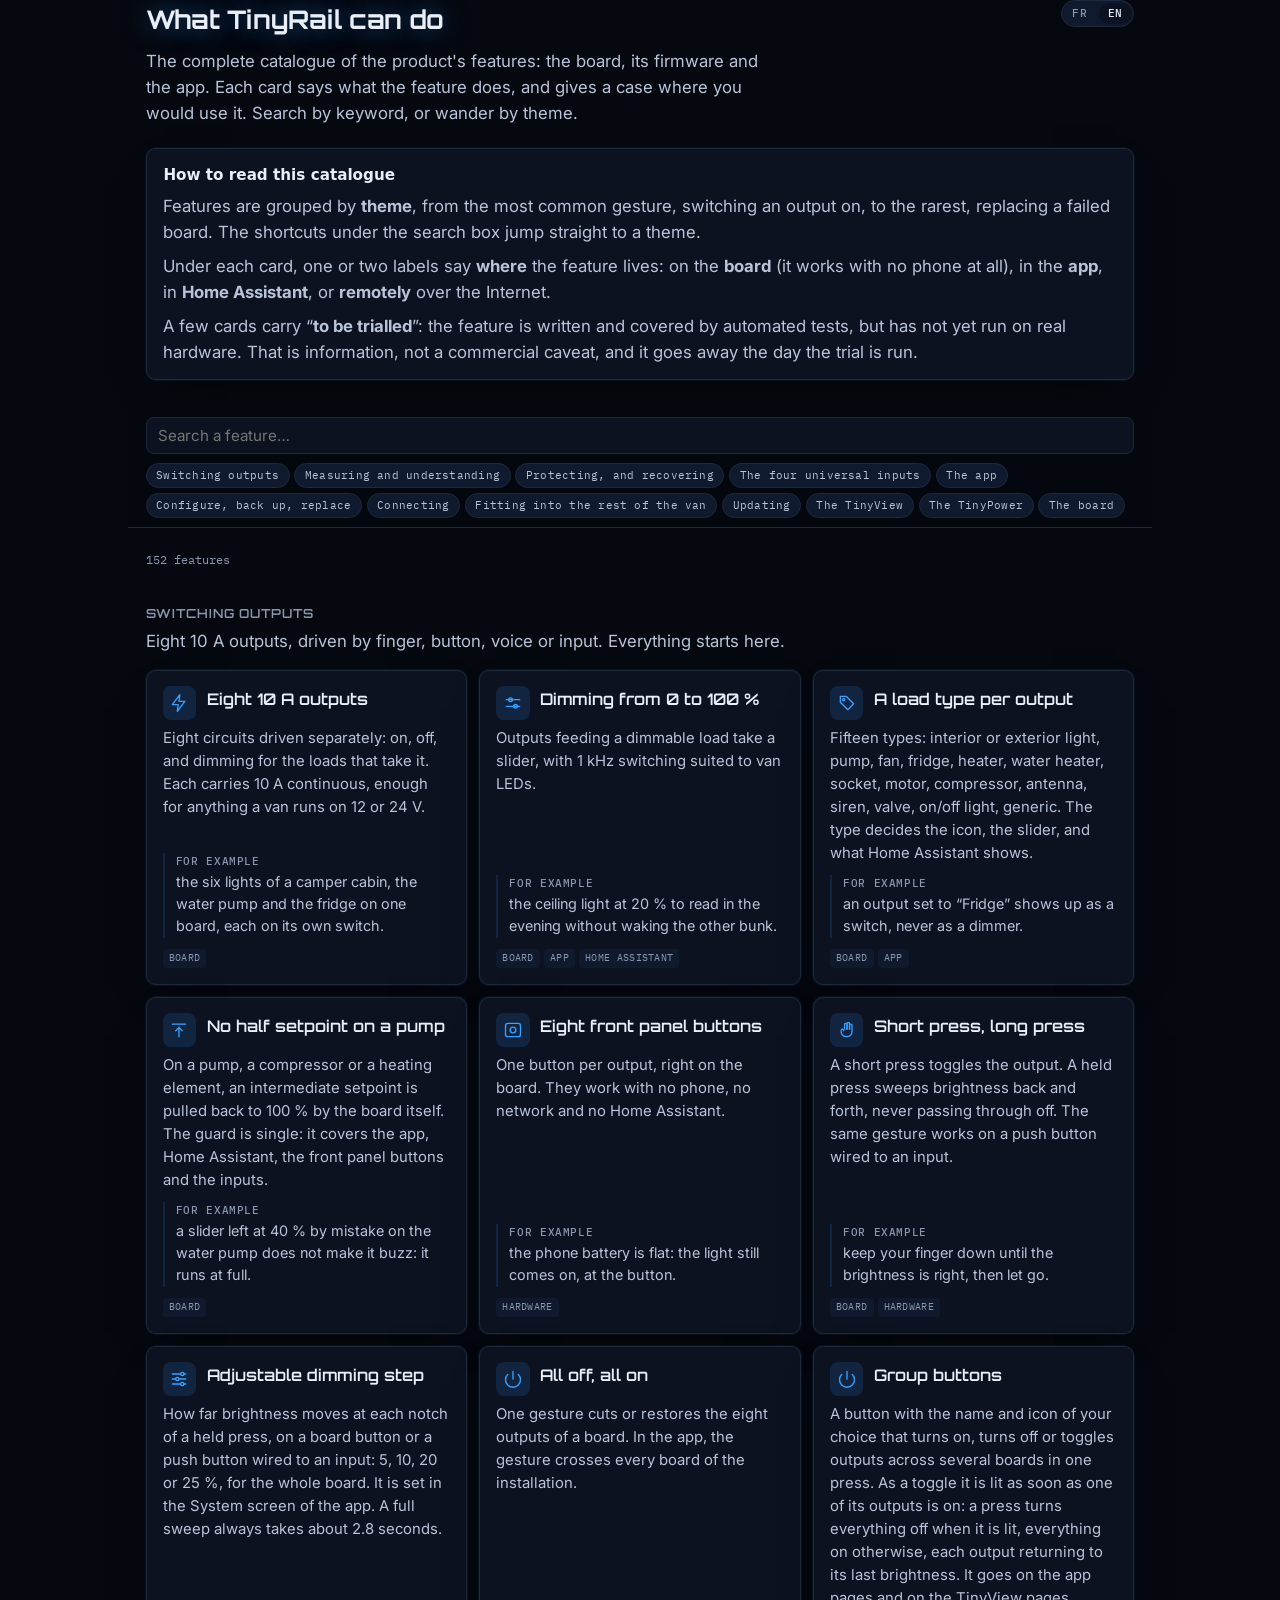
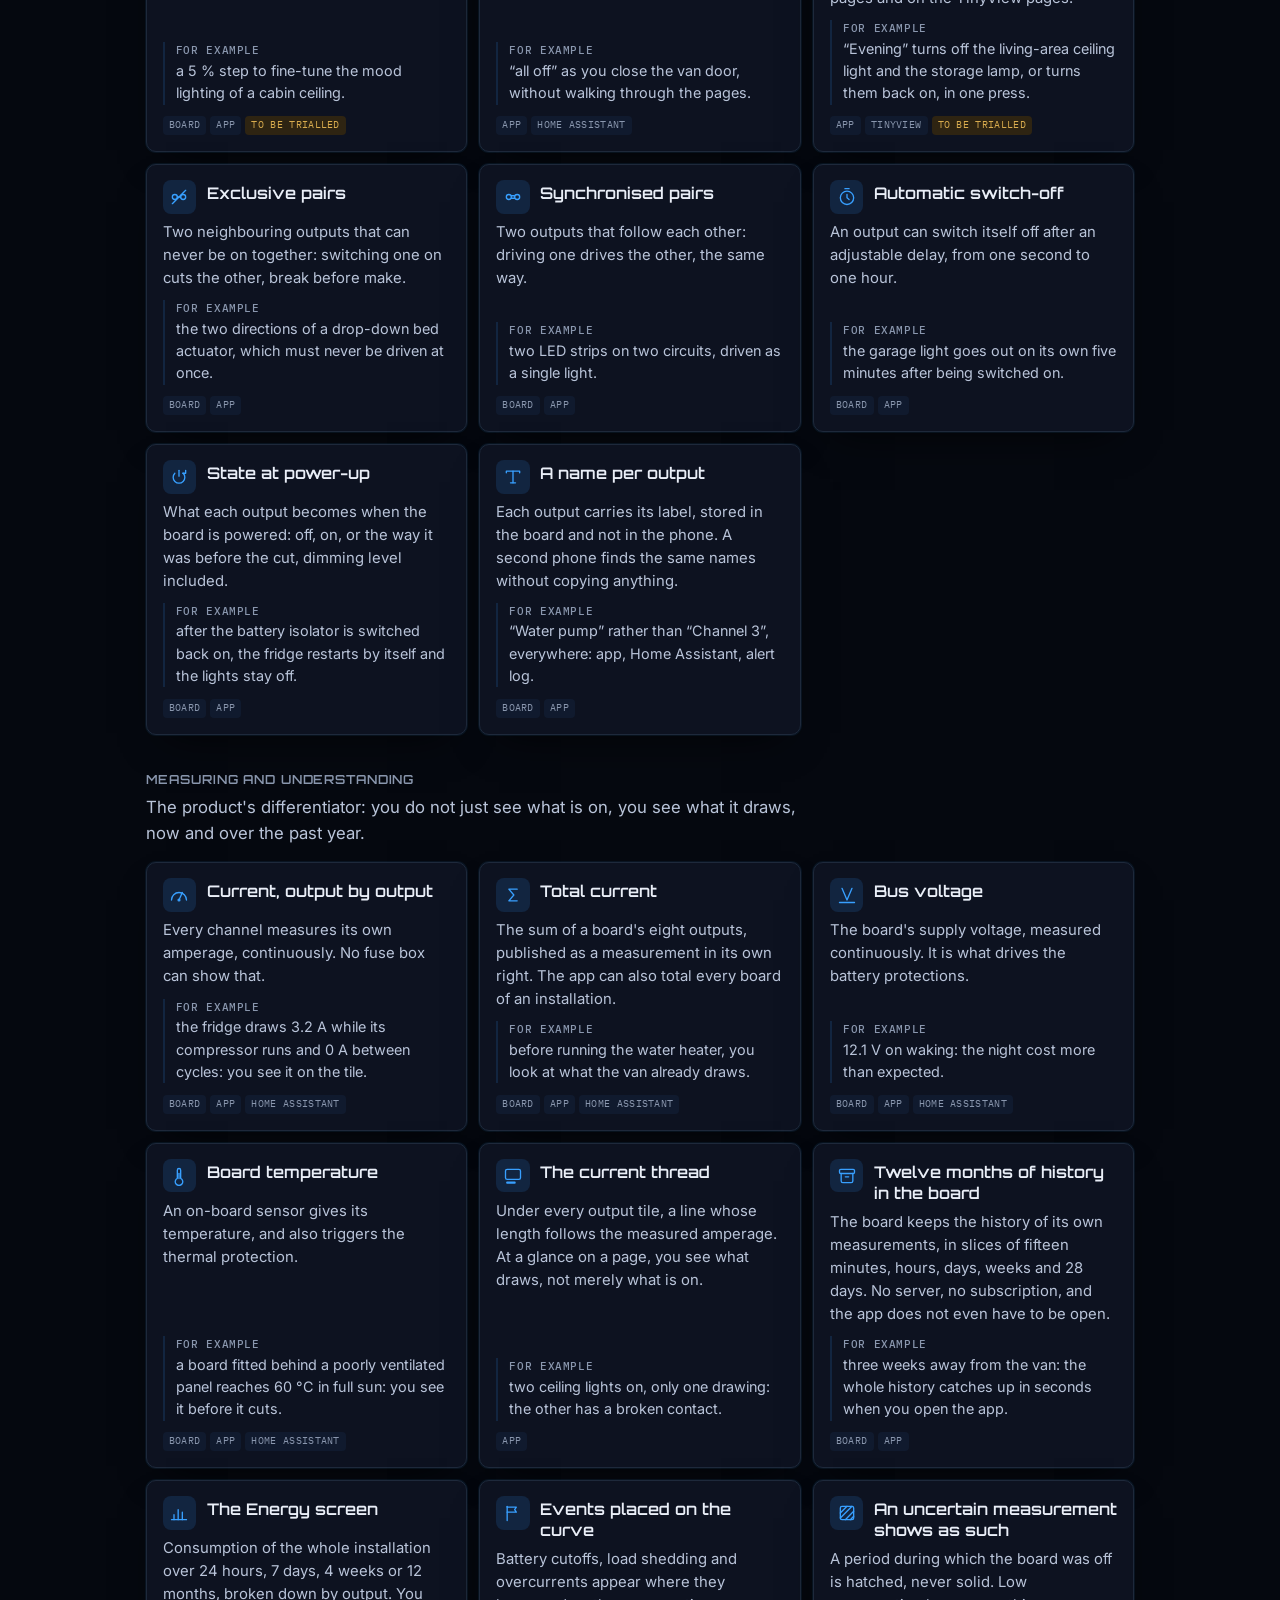
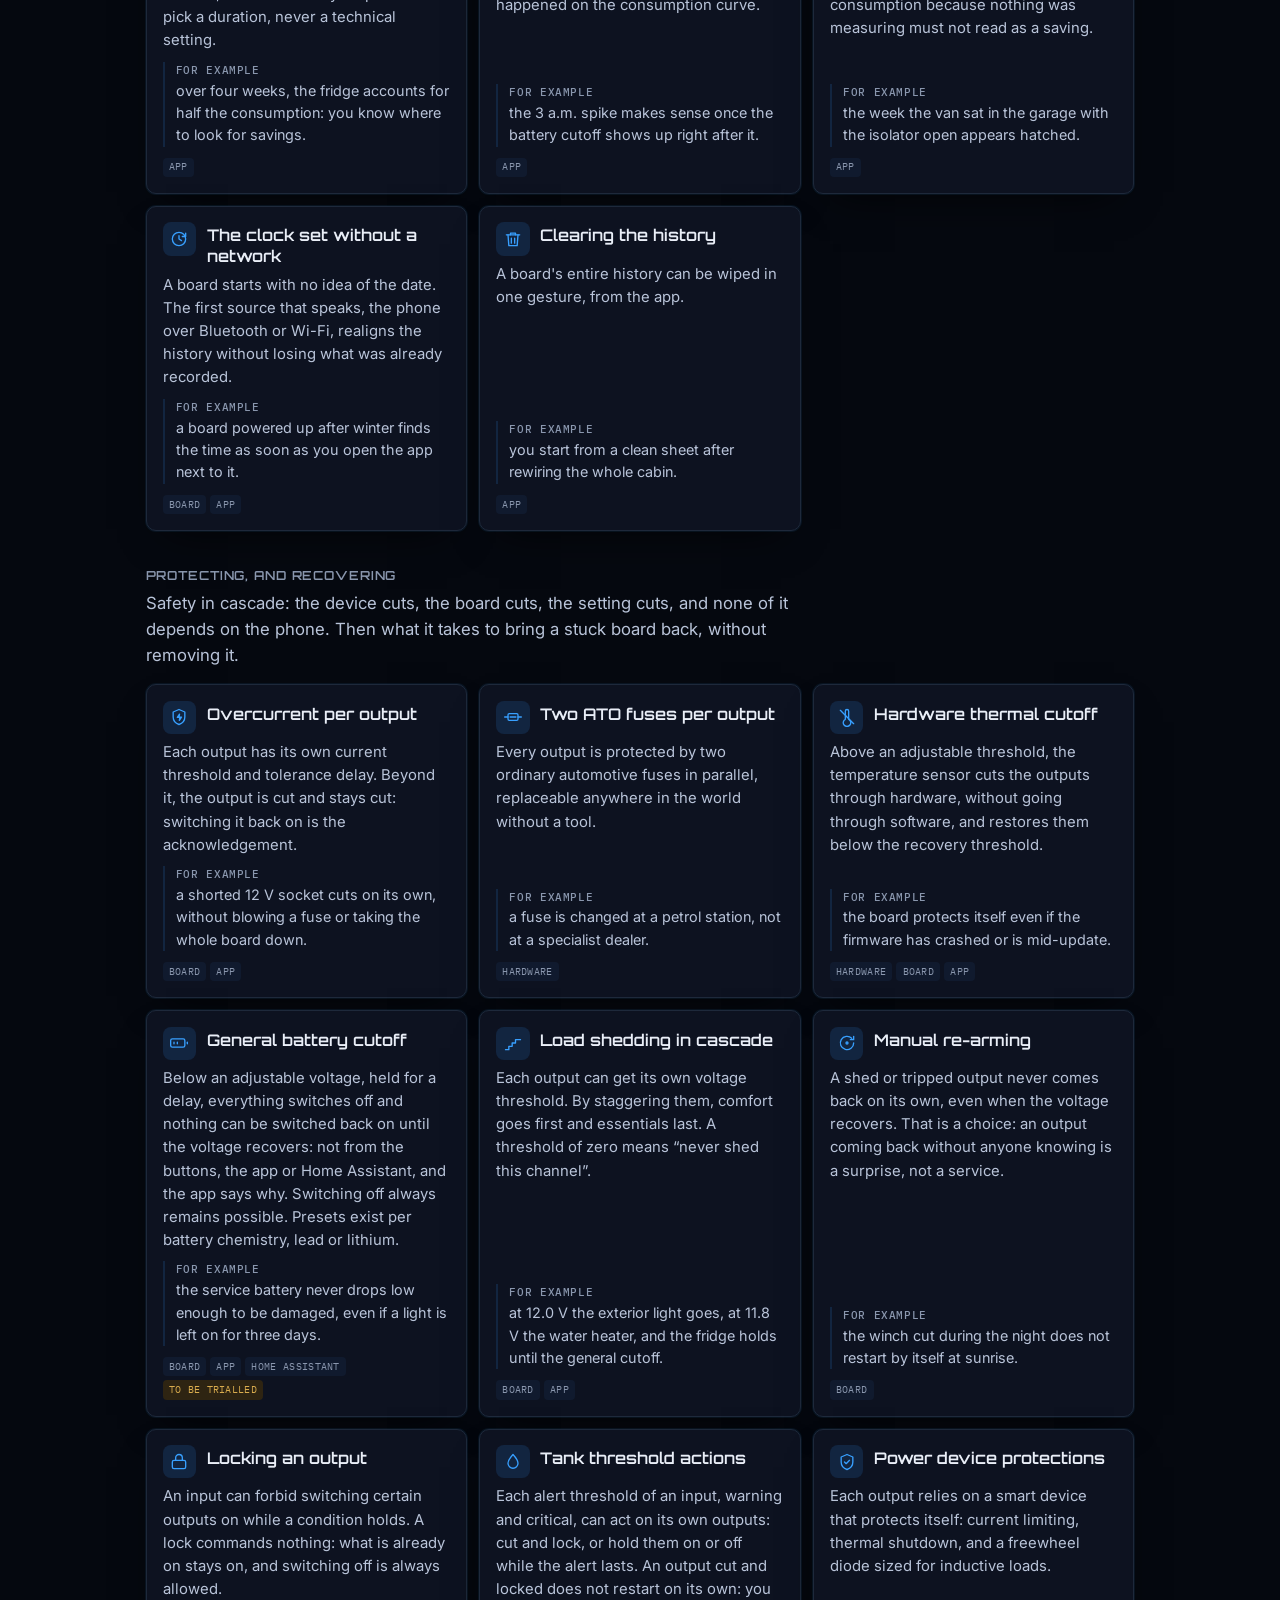
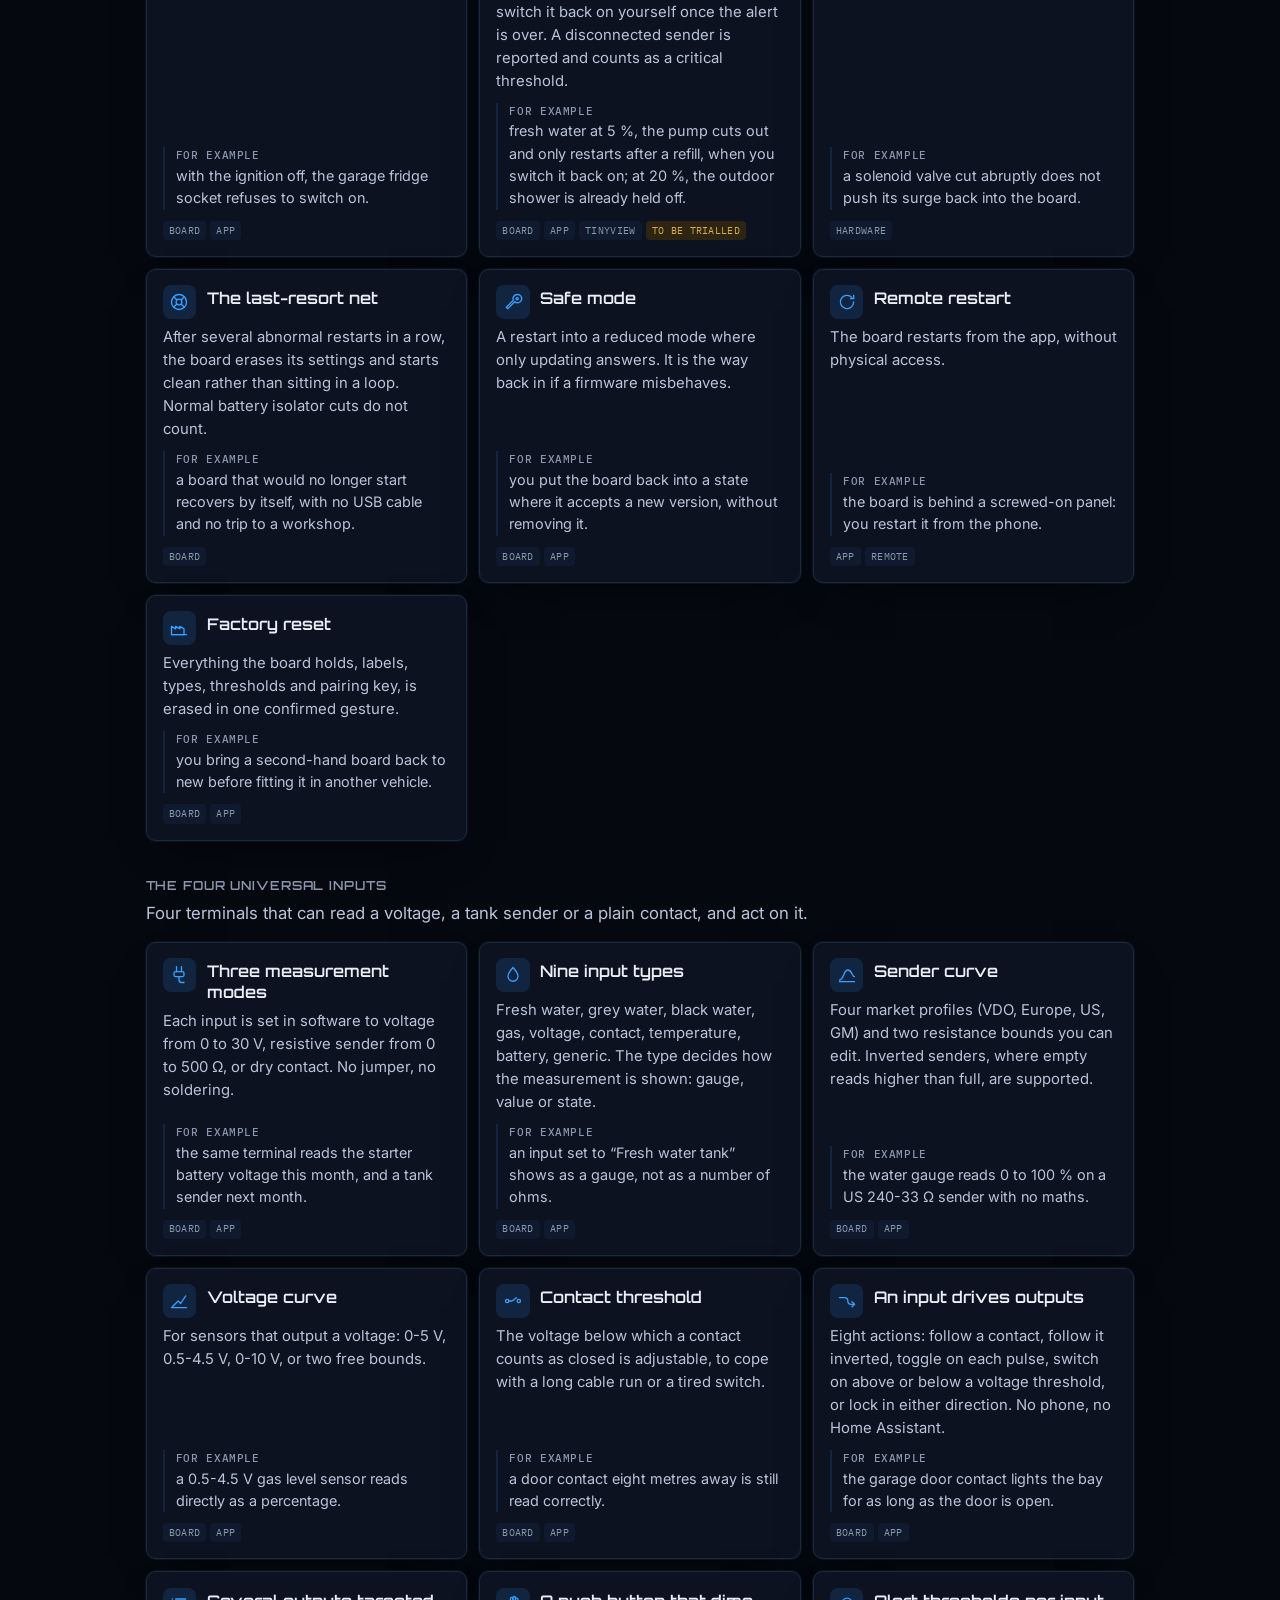
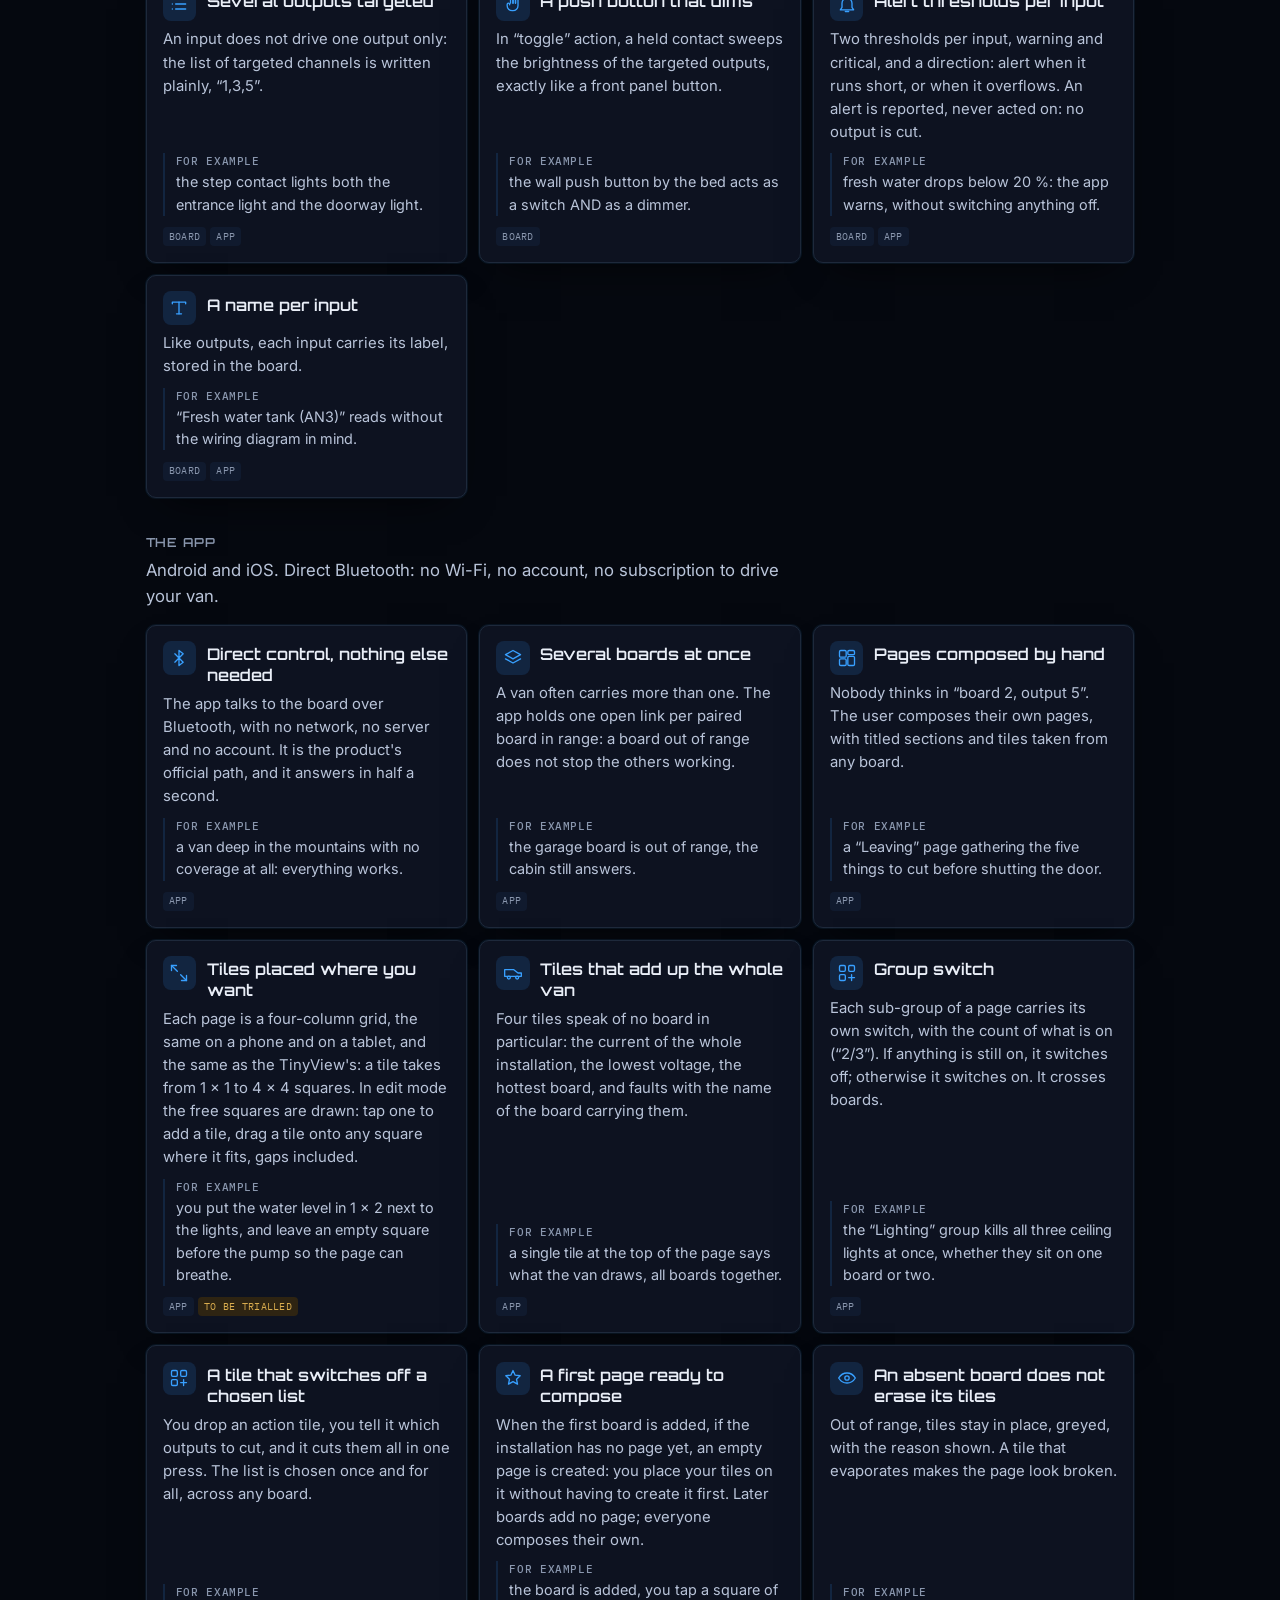
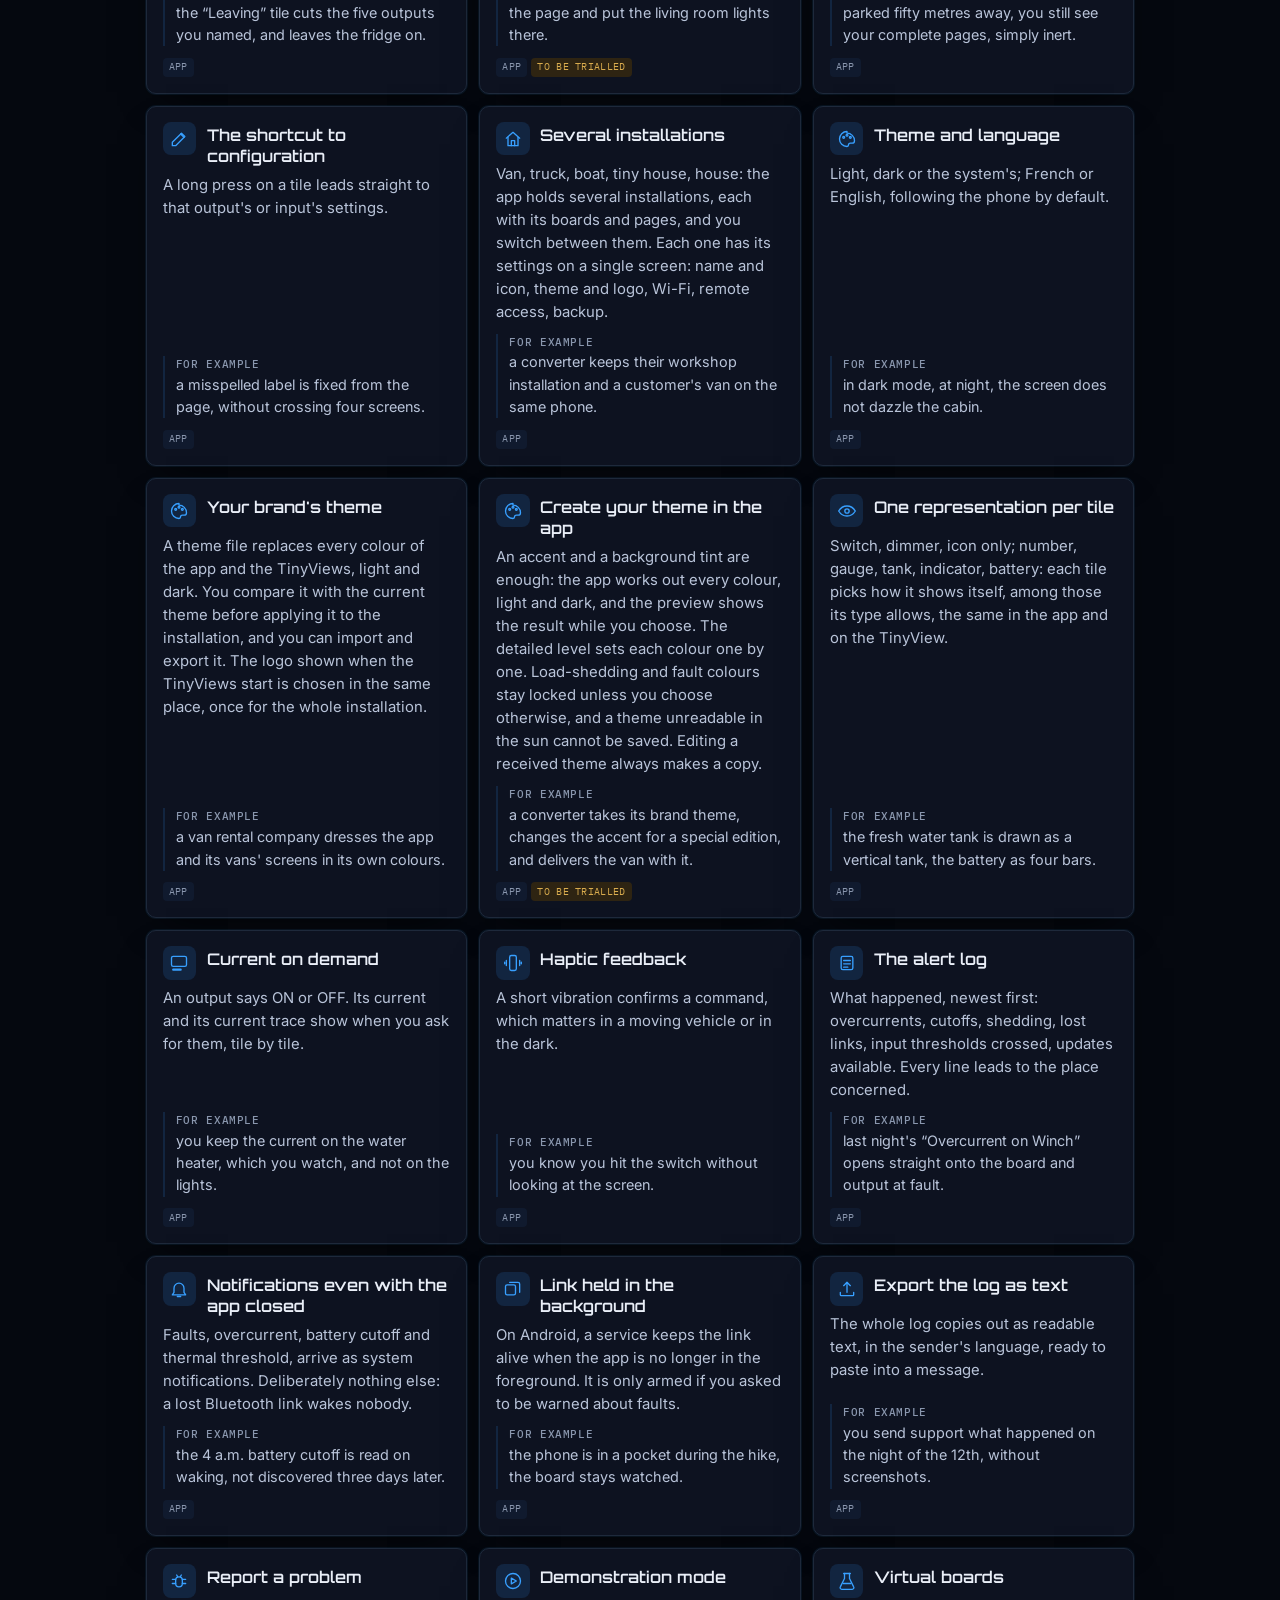
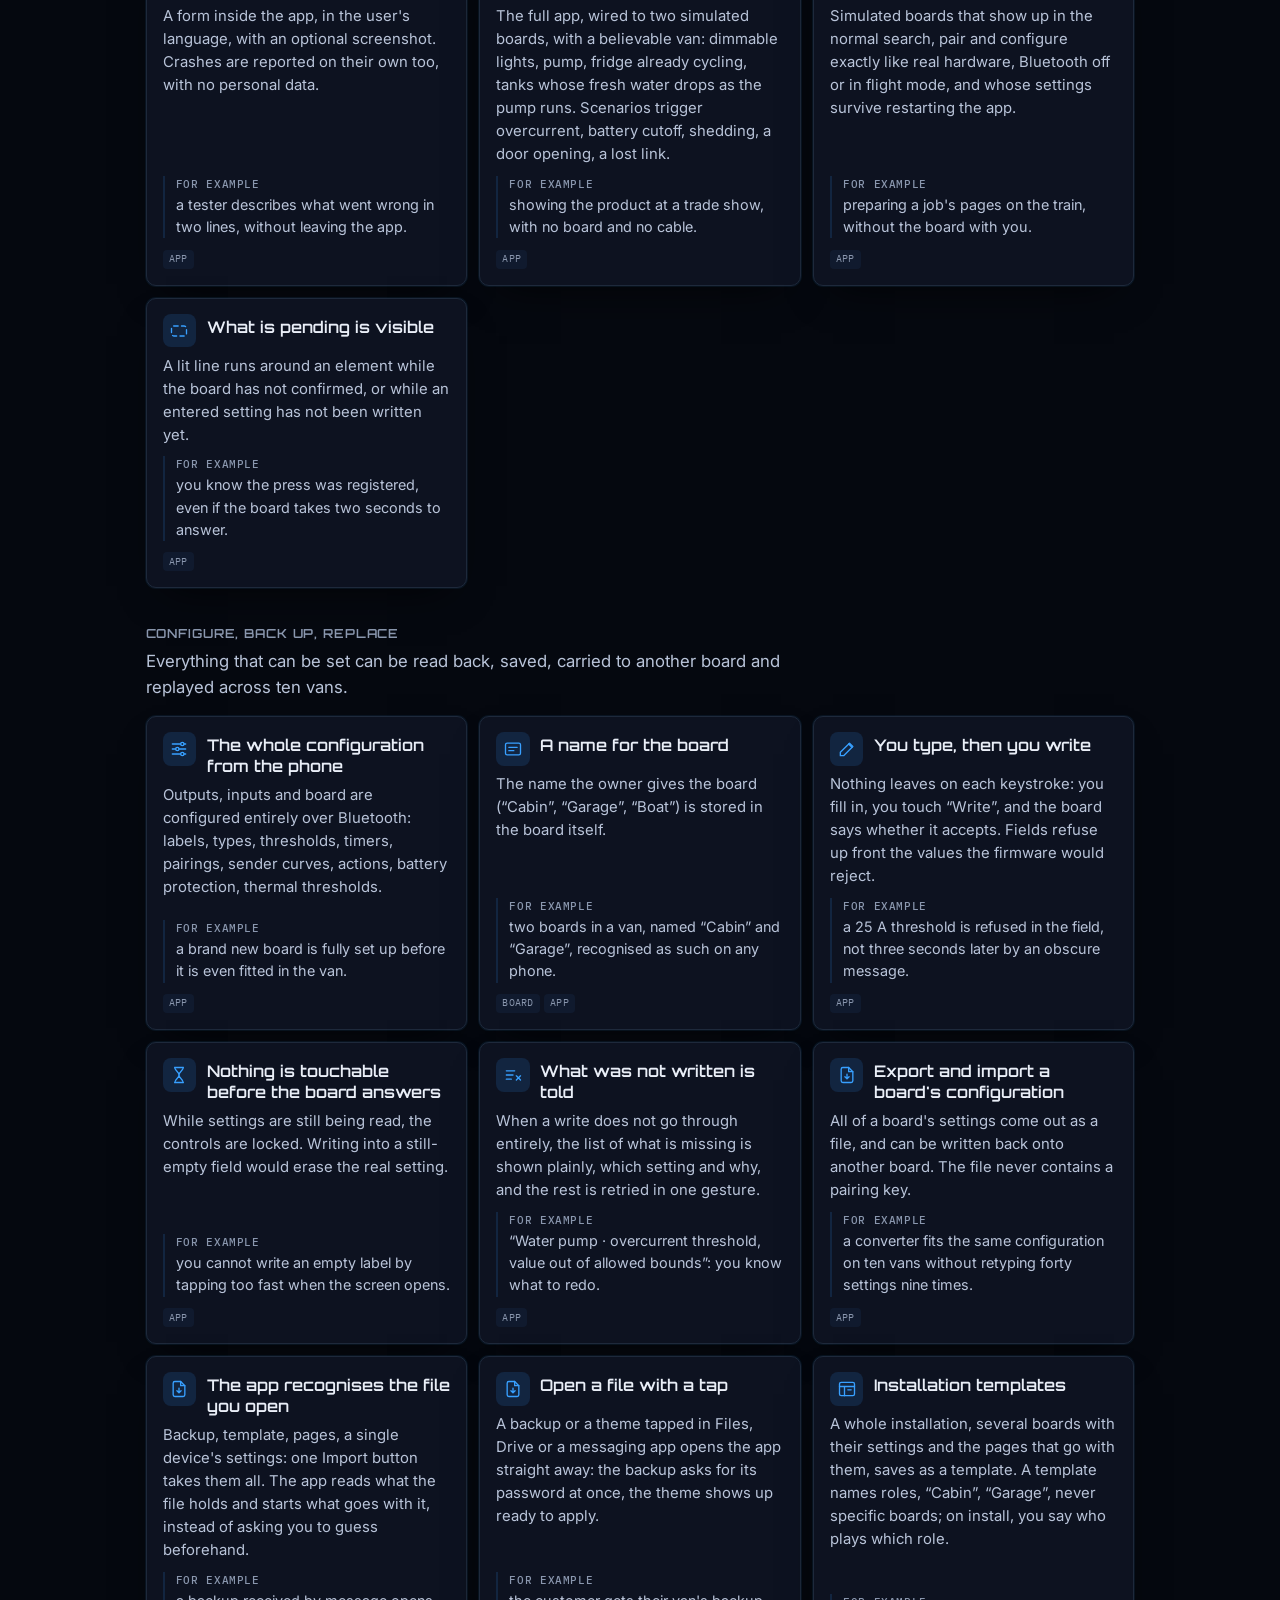
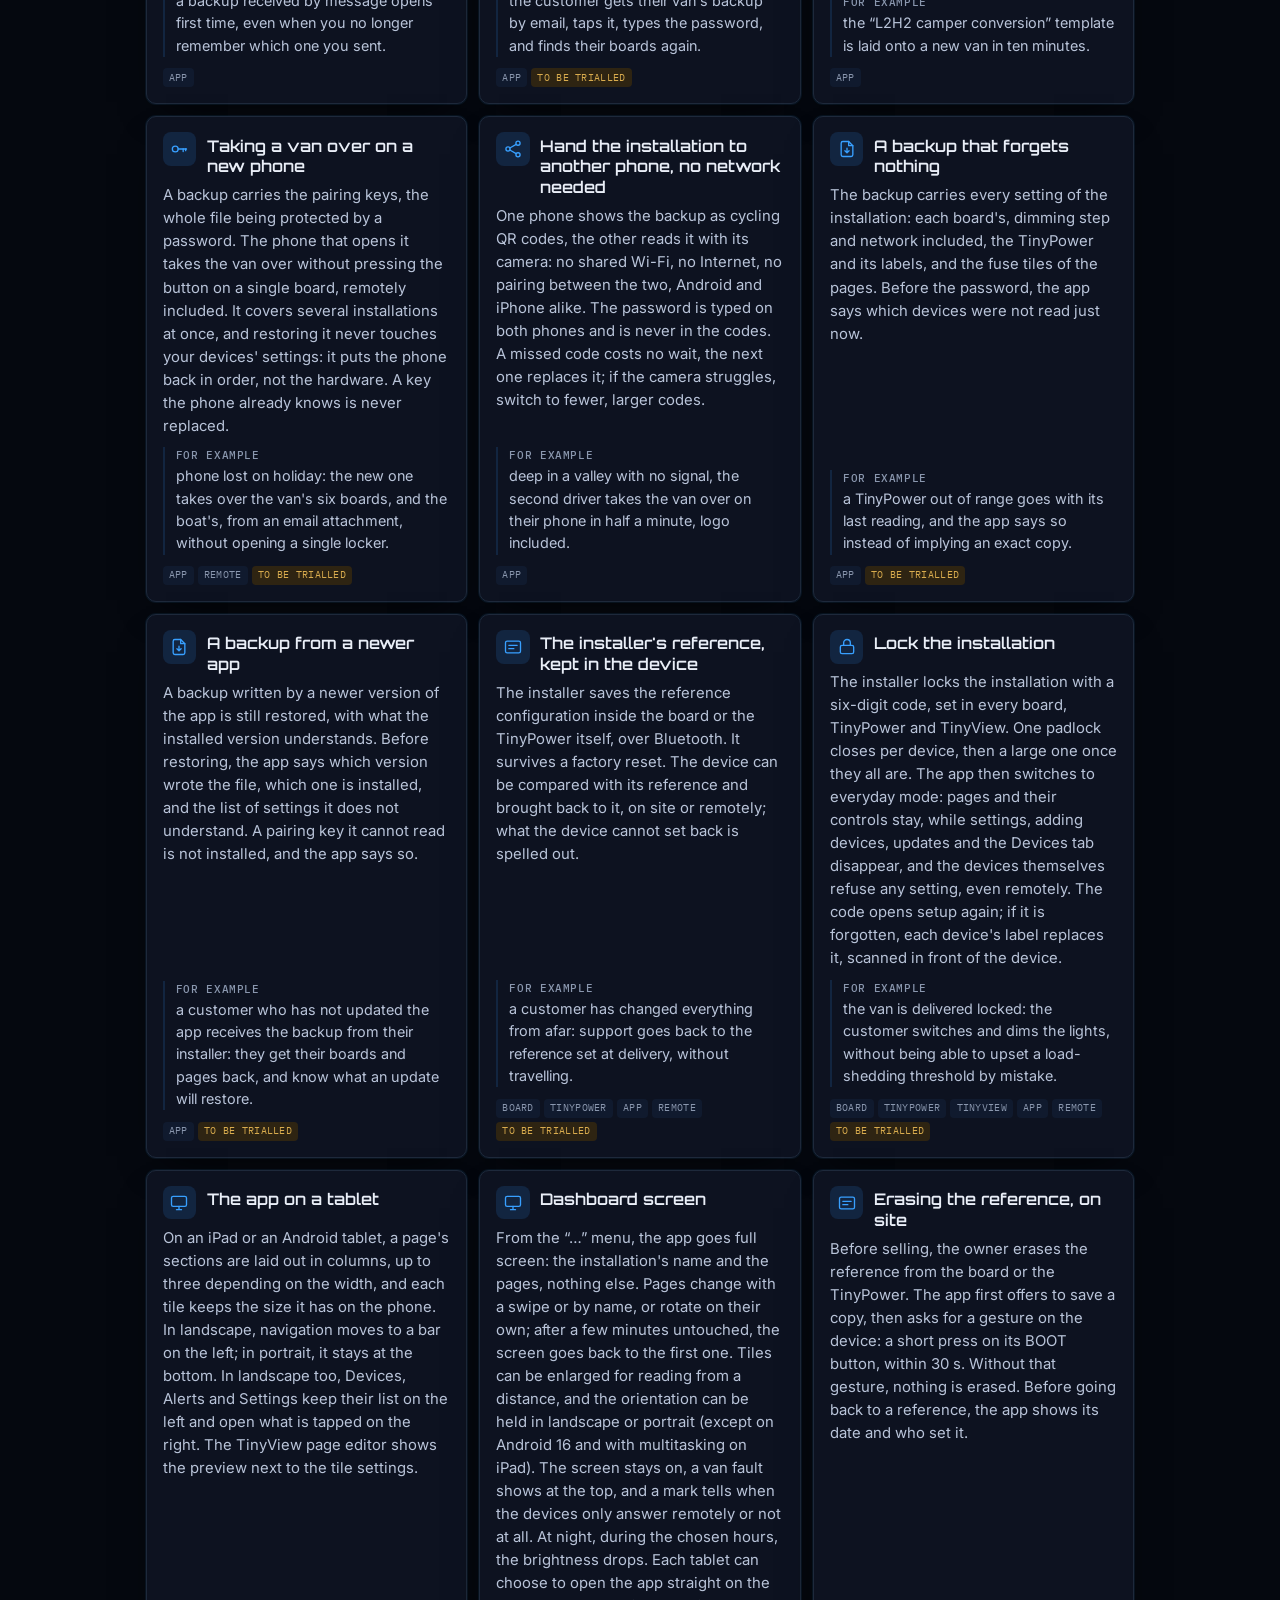
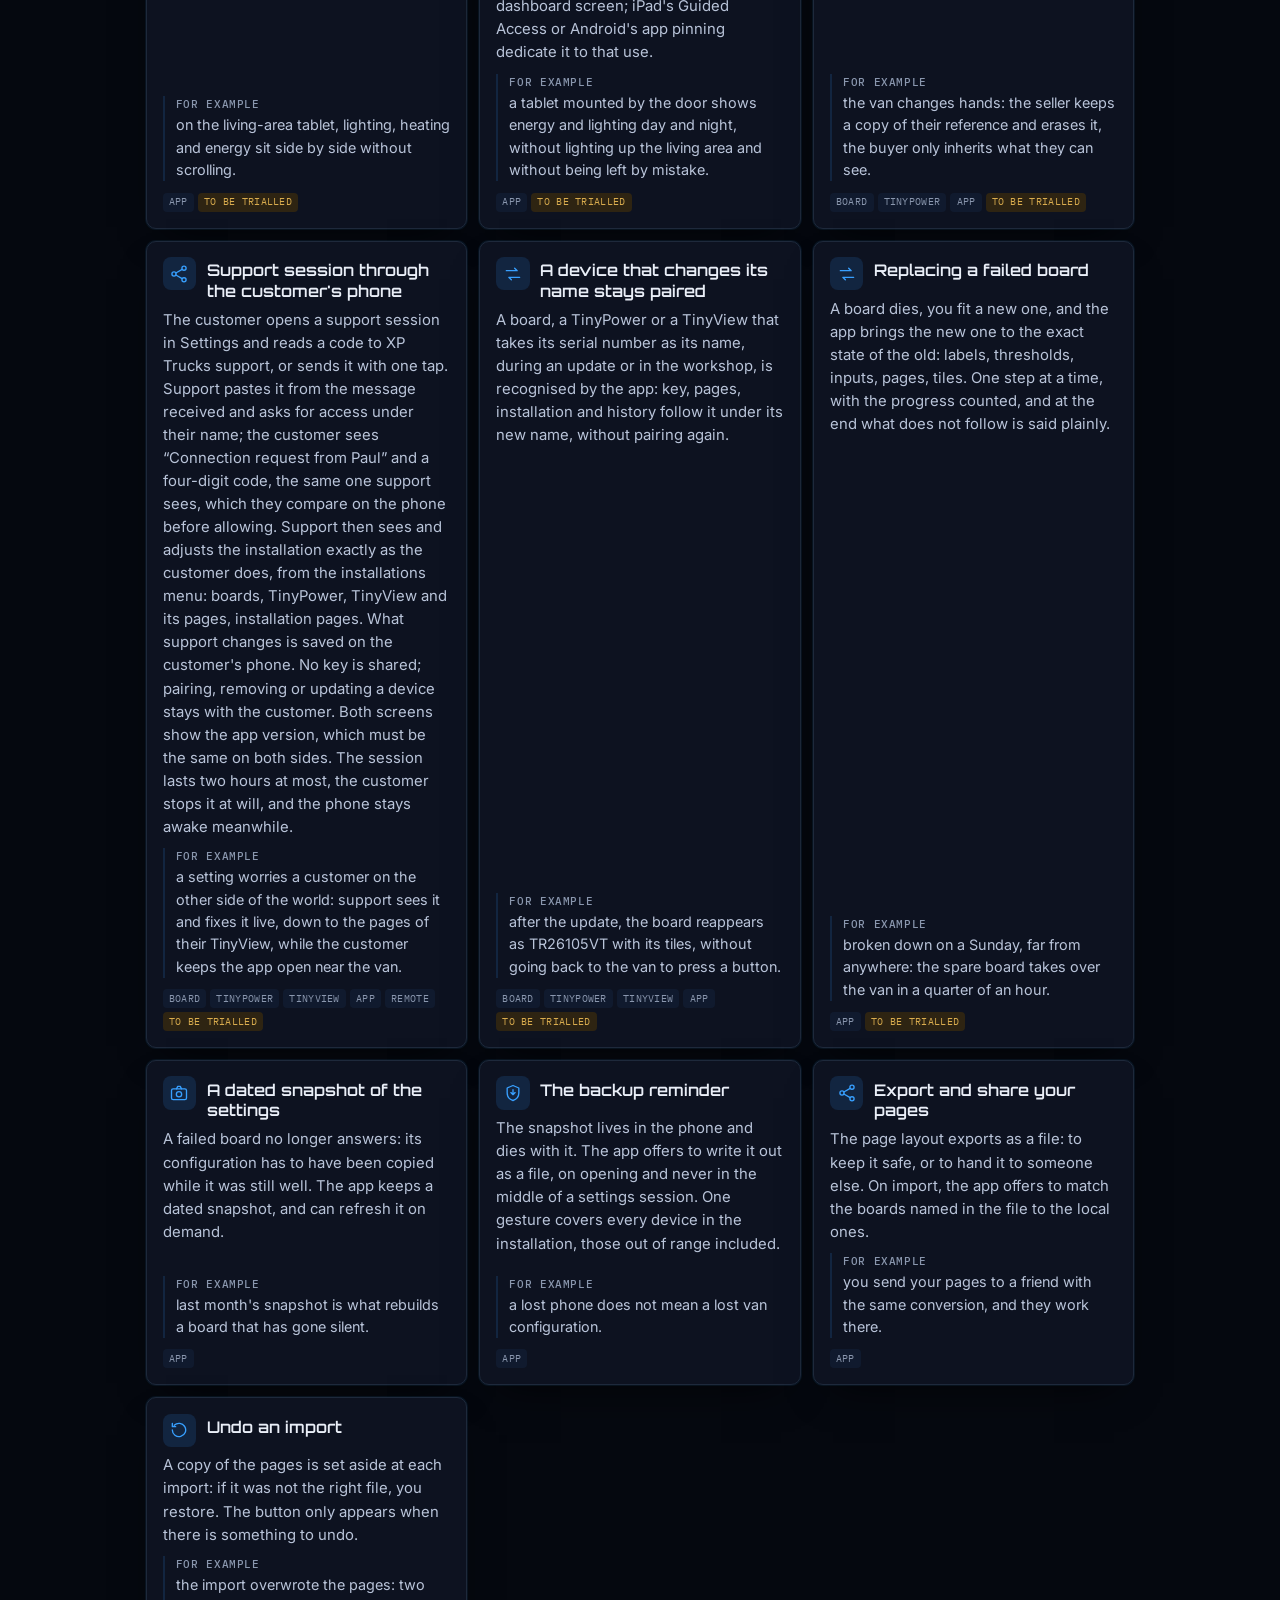
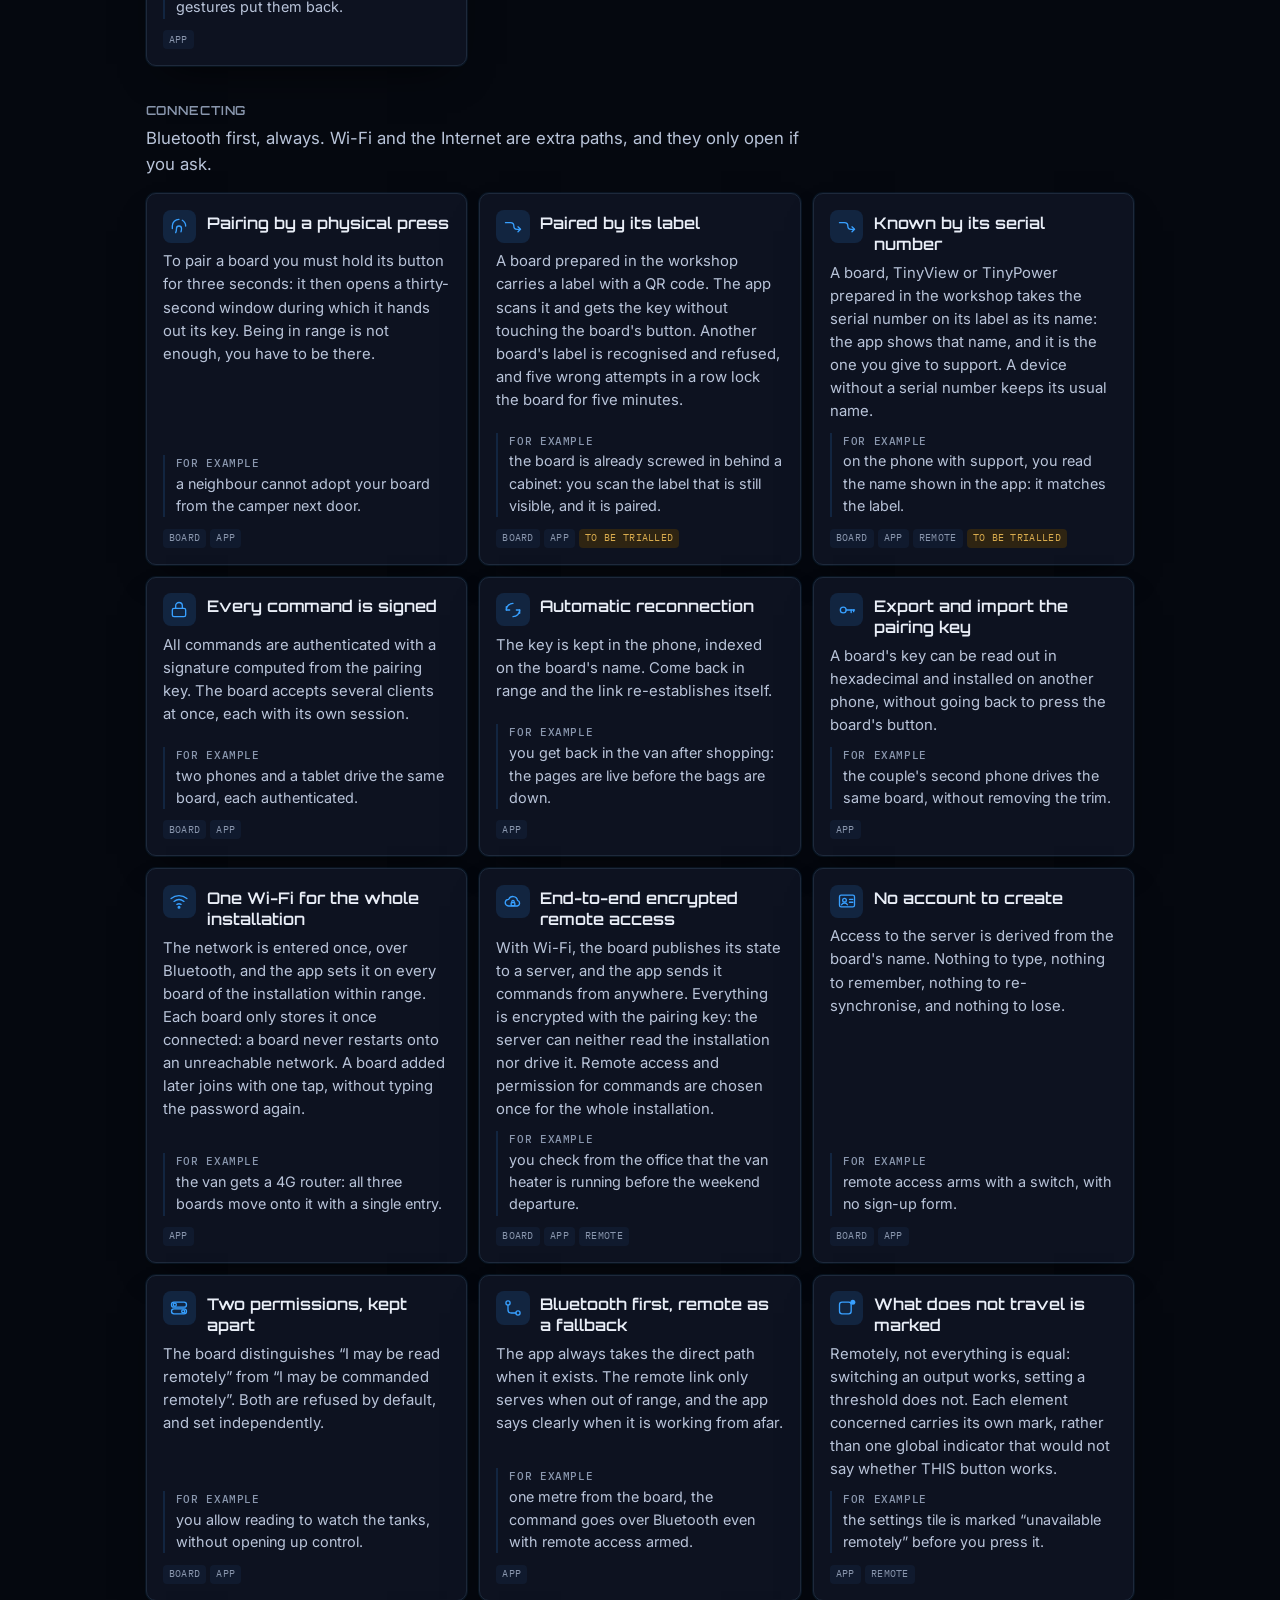
<file: essais/fonctions/index.html>
<!doctype html>
<html lang="fr">
<head>
<meta charset="utf-8">
<meta name="viewport" content="width=device-width,initial-scale=1">
<title>Ce que sait faire TinyRail</title>
<link rel="preconnect" href="https://fonts.googleapis.com">
<link rel="preconnect" href="https://fonts.gstatic.com" crossorigin>
<link rel="stylesheet" href="https://fonts.googleapis.com/css2?family=Orbitron:wght@600;700;800&family=IBM+Plex+Mono:wght@400;500&family=Inter:ital,wght@0,400;0,500;0,600;1,400&display=swap">
<link rel="icon" href="../favicon.svg" type="image/svg+xml">
<link rel="stylesheet" href="../essais.css">
</head>
<body>
<div id="app"></div>
<script src="../essais.js"></script>
<script>

// Le catalogue des fonctions du produit : carte, firmware, application.
//
// ⚠️ **CE FICHIER EST LA LISTE, il n'y en a pas d'autre.** Toute fonction qui
// arrive chez un utilisateur s'y ajoute, en français ET en anglais, avec son
// exemple d'usage. Une fonction absente d'ici n'existe pour personne : c'est la
// raison d'être du catalogue, et la seule façon qu'il a de rester vrai.
//
// ⚠️ **Une fiche décrit un USAGE, pas une implémentation.** Ni opcode, ni nom
// de fichier, ni adresse I²C : ce qui se règle, ce que ça change, et un cas où
// l'on s'en sert. Le détail technique vit dans les dépôts.

const FONCTIONS = {

  fr: {
    titre: "Ce que sait faire TinyRail",
    lede: "Le catalogue complet des fonctions du produit : la carte, son firmware et l'application. Chaque fiche dit ce que la fonction fait, et donne un cas où l'on s'en sert. Cherchez par mot-clé, ou promenez-vous par thème.",

    repere: {
      titre: "Comment lire ce catalogue",
      texte: [
        "Les fonctions sont rangées par <b>thème</b>, du geste le plus courant, allumer une sortie, au plus rare, remplacer une carte en panne. Les raccourcis sous la barre de recherche mènent directement à un thème.",
        "Sous chaque fiche, une ou deux étiquettes disent <b>où</b> la fonction se trouve : sur la <b>carte</b> (elle marche sans téléphone), dans l'<b>app</b>, dans <b>Home Assistant</b>, ou <b>à distance</b> par Internet.",
        "Quelques fiches portent « <b>à éprouver</b> » : la fonction est écrite et testée en automatique, mais elle n'a pas encore tourné sur du matériel. C'est une information, pas une réserve commerciale, et elle disparaît le jour où l'essai est fait."
      ]
    },

    themes: [

      {
        titre: "Commander les sorties",
        chapeau: "Huit sorties de 10 A, pilotables au doigt, au bouton, à la voix ou par une entrée. Tout part de là.",
        fiches: [
          {
            ico: "eclair",
            titre: "Huit sorties de 10 A",
            texte: "Huit circuits que l'on commande séparément : marche, arrêt, et gradation pour les charges qui l'acceptent. Chacun tient 10 A en continu, de quoi couvrir tout ce qu'un van porte en 12 ou 24 V.",
            exemple: " les six éclairages d'une cellule, la pompe à eau et le frigo sur une seule carte, chacun sur son interrupteur.",
            ou: ["carte"]
          },
          {
            ico: "gradation",
            titre: "Gradation de 0 à 100 %",
            texte: "Les sorties qui alimentent une charge gradable acceptent un curseur, avec une découpe à 1 kHz adaptée aux LED de van.",
            exemple: " le plafonnier à 20 % pour lire le soir sans réveiller l'autre couchette.",
            ou: ["carte", "app", "Home Assistant"]
          },
          {
            ico: "etiquette",
            titre: "Type de charge par sortie",
            texte: "Quinze types : éclairage intérieur ou extérieur, pompe, ventilation, frigo, chauffage, chauffe-eau, prise, motorisation, compresseur, antenne, sirène, électrovanne, éclairage tout ou rien, générique. Le type décide de l'icône, du curseur, et de ce que Home Assistant affiche.",
            exemple: " une sortie réglée sur « Réfrigérateur » se présente en interrupteur, jamais en gradateur.",
            ou: ["carte", "app"]
          },
          {
            ico: "plafond",
            titre: "Pas de demi-consigne sur une pompe",
            texte: "Sur une pompe, un compresseur ou une résistance, une consigne intermédiaire est relevée à 100 % par la carte elle-même. Le garde-fou est unique : il vaut pour l'app, Home Assistant, les boutons de façade et les entrées.",
            exemple: " un curseur laissé à 40 % par erreur sur la pompe à eau ne la fait pas vibrer : elle tourne à plein.",
            ou: ["carte"]
          },
          {
            ico: "bouton",
            titre: "Huit boutons en façade",
            texte: "Un bouton par sortie, directement sur la carte. Ils marchent sans téléphone, sans réseau et sans Home Assistant.",
            exemple: " la batterie du téléphone est vide : la lumière s'allume quand même, au bouton.",
            ou: ["matériel"]
          },
          {
            ico: "maintien",
            titre: "Appui bref, appui tenu",
            texte: "Un appui court bascule la sortie. Un appui maintenu fait défiler la luminosité en va-et-vient, sans jamais passer par l'extinction. Le geste vaut aussi pour un poussoir câblé sur une entrée.",
            exemple: " on garde le doigt sur le bouton jusqu'à la luminosité voulue, puis on relâche.",
            ou: ["carte", "matériel"]
          },
          {
            ico: "reglages",
            titre: "Le pas du cycle de gradation",
            texte: "De combien la luminosité avance à chaque cran d'un appui tenu, sur un bouton de la carte ou un poussoir branché sur une entrée : 5, 10, 20 ou 25 %, pour toute la carte. Il se règle dans l'écran Système de l'app. Le balayage complet dure toujours environ 2,8 secondes.",
            exemple: " un pas de 5 % pour viser finement l'éclairage d'ambiance d'un plafond de cellule.",
            ou: ["carte", "app", { mot: "à éprouver", neuf: true }]
          },
          {
            ico: "eteindre",
            titre: "Tout éteindre, tout allumer",
            texte: "Un geste coupe ou rallume les huit sorties d'une carte. Dans l'app, le geste traverse toutes les cartes de l'installation.",
            exemple: " « tout éteindre » en fermant la porte du van, sans faire le tour des pages.",
            ou: ["app", "Home Assistant"]
          },
          {
            ico: "eteindre",
            titre: "Boutons de groupe",
            texte: "Un bouton qui porte le nom et l'icône de votre choix, et qui allume, éteint ou bascule des sorties de plusieurs cartes d'un seul appui. En bascule, il est allumé dès qu'une de ses sorties l'est : un appui éteint tout s'il est allumé, allume tout sinon, chaque sortie retrouvant sa dernière luminosité. Il se pose sur les pages de l'app et sur celles du TinyView.",
            exemple: " « Soirée » éteint le plafonnier de la cellule et la lampe de la soute, ou les rallume, d'un seul appui.",
            ou: ["app", "TinyView", { mot: "à éprouver", neuf: true }]
          },
          {
            ico: "exclusif",
            titre: "Paires exclusives",
            texte: "Deux sorties voisines qui ne peuvent jamais être allumées ensemble : allumer l'une coupe l'autre, avec une coupure avant établissement.",
            exemple: " les deux sens d'un vérin de lit escamotable, qu'il ne faut jamais commander en même temps.",
            ou: ["carte", "app"]
          },
          {
            ico: "inclusif",
            titre: "Paires synchronisées",
            texte: "Deux sorties qui se suivent : commander l'une commande l'autre, dans le même sens.",
            exemple: " deux bandeaux LED sur deux circuits, commandés comme un seul éclairage.",
            ou: ["carte", "app"]
          },
          {
            ico: "chrono",
            titre: "Extinction automatique",
            texte: "Une sortie peut s'éteindre seule après un délai réglable, d'une seconde à une heure.",
            exemple: " l'éclairage de soute s'éteint tout seul cinq minutes après qu'on l'a allumé.",
            ou: ["carte", "app"]
          },
          {
            ico: "demarrage",
            titre: "État au démarrage",
            texte: "Ce que devient chaque sortie quand la carte est mise sous tension : éteinte, allumée, ou comme avant la coupure, niveau de gradation compris.",
            exemple: " après une coupure du coupe-batterie, le frigo redémarre seul et l'éclairage reste éteint.",
            ou: ["carte", "app"]
          },
          {
            ico: "nom",
            titre: "Un nom par sortie",
            texte: "Chaque sortie porte son libellé, rangé dans la carte et non dans le téléphone. Un second téléphone retrouve les mêmes noms sans rien recopier.",
            exemple: " « Pompe à eau » plutôt que « Canal 3 », partout : app, Home Assistant, journal d'alertes.",
            ou: ["carte", "app"]
          }
        ]
      },

      {
        titre: "Mesurer et comprendre",
        chapeau: "Le différenciateur du produit : on ne voit pas seulement ce qui est allumé, on voit ce que ça consomme, maintenant et depuis un an.",
        fiches: [
          {
            ico: "ampere",
            titre: "Le courant, sortie par sortie",
            texte: "Chaque canal mesure son propre ampérage, en continu. C'est ce qu'aucun tableau à fusibles ne sait montrer.",
            exemple: " le frigo tire 3,2 A quand son compresseur tourne et 0 A entre deux cycles : on le voit sur la tuile.",
            ou: ["carte", "app", "Home Assistant"]
          },
          {
            ico: "somme",
            titre: "Le courant total",
            texte: "La somme des huit sorties d'une carte, publiée comme une mesure à part entière. L'app sait en plus cumuler toutes les cartes d'une installation.",
            exemple: " avant de lancer le chauffe-eau, on regarde ce que le van consomme déjà.",
            ou: ["carte", "app", "Home Assistant"]
          },
          {
            ico: "tension",
            titre: "La tension du bus",
            texte: "La tension d'alimentation de la carte, mesurée en permanence. C'est elle qui commande les protections de batterie.",
            exemple: " 12,1 V au réveil : la nuit a coûté plus cher que prévu.",
            ou: ["carte", "app", "Home Assistant"]
          },
          {
            ico: "thermometre",
            titre: "La température de la carte",
            texte: "Un capteur sur la carte donne sa température, et sert aussi de déclencheur à la protection thermique.",
            exemple: " une carte posée derrière une cloison mal ventilée monte à 60 °C en plein soleil : cela se lit avant que ça coupe.",
            ou: ["carte", "app", "Home Assistant"]
          },
          {
            ico: "filet",
            titre: "Le filet de courant",
            texte: "Sous chaque tuile de sortie, un trait dont la longueur suit l'ampérage mesuré. D'un coup d'œil sur une page, on voit ce qui consomme, pas seulement ce qui est allumé.",
            exemple: " deux plafonniers allumés, un seul consomme : l'autre a un contact coupé.",
            ou: ["app"]
          },
          {
            ico: "archive",
            titre: "Douze mois d'historique dans la carte",
            texte: "La carte tient elle-même l'historique de ses mesures, par tranches de quinze minutes, d'heure, de jour, de semaine et de 28 jours. Aucun serveur, aucun abonnement, et l'app n'a même pas besoin d'être ouverte.",
            exemple: " trois semaines sans toucher au van : tout l'historique se rattrape en quelques secondes à l'ouverture de l'app.",
            ou: ["carte", "app"]
          },
          {
            ico: "barres",
            titre: "L'écran Énergie",
            texte: "La consommation de toute l'installation sur 24 heures, 7 jours, 4 semaines ou 12 mois, répartie par sortie. On y choisit une durée, jamais un réglage technique.",
            exemple: " sur quatre semaines, le frigo représente la moitié de la consommation : on sait où chercher des économies.",
            ou: ["app"]
          },
          {
            ico: "jalon",
            titre: "Les événements posés sur la courbe",
            texte: "Coupures de batterie, délestages, surintensités apparaissent à leur place sur la courbe de consommation.",
            exemple: " le pic de 3 h du matin s'explique quand la coupure batterie apparaît juste après.",
            ou: ["app"]
          },
          {
            ico: "hachure",
            titre: "Une mesure incertaine se voit",
            texte: "Une période pendant laquelle la carte était éteinte est hachurée, jamais pleine. Une consommation basse parce que rien ne mesurait ne se lit pas comme une économie.",
            exemple: " la semaine où le van est resté au garage, coupe-batterie ouvert, apparaît hachurée.",
            ou: ["app"]
          },
          {
            ico: "horlogeSync",
            titre: "L'heure remise sans réseau",
            texte: "Une carte démarre sans savoir la date. La première source qui parle, le téléphone par Bluetooth ou le Wi-Fi, recale l'historique sans perdre les mesures déjà accumulées.",
            exemple: " une carte rebranchée après l'hiver retrouve l'heure dès qu'on ouvre l'app à côté.",
            ou: ["carte", "app"]
          },
          {
            ico: "effacer",
            titre: "Effacer l'historique",
            texte: "Tout l'historique d'une carte peut être remis à zéro d'un geste, depuis l'app.",
            exemple: " on repart d'une page blanche après avoir refait entièrement le câblage de la cellule.",
            ou: ["app"]
          }
        ]
      },

      {
        titre: "Protéger, et remettre d'aplomb",
        chapeau: "La sécurité en cascade : le composant coupe, la carte coupe, le réglage coupe, et rien de tout cela ne dépend du téléphone. Puis ce qu'il faut pour relever une carte qui s'est bloquée, sans la démonter.",
        fiches: [
          {
            ico: "bouclierEclair",
            titre: "Surintensité par sortie",
            texte: "Chaque sortie a son seuil de courant et son délai de tolérance. Au-delà, elle est coupée et le reste : c'est le rallumage qui vaut acquittement.",
            exemple: " une prise 12 V en court-circuit coupe seule, sans faire fondre le fusible ni tomber la carte entière.",
            ou: ["carte", "app"]
          },
          {
            ico: "fusible",
            titre: "Deux fusibles ATO par sortie",
            texte: "Chaque sortie est protégée par deux fusibles automobiles classiques en parallèle, remplaçables partout dans le monde sans outil.",
            exemple: " un fusible se change à une station-service, pas chez un revendeur spécialisé.",
            ou: ["matériel"]
          },
          {
            ico: "thermoCoupe",
            titre: "Coupure thermique matérielle",
            texte: "Au-delà d'un seuil réglable, le capteur de température coupe les sorties par voie matérielle, sans passer par le logiciel, et les rétablit en dessous du seuil de reprise.",
            exemple: " la carte se protège même si le firmware est planté ou en cours de mise à jour.",
            ou: ["matériel", "carte", "app"]
          },
          {
            ico: "batterie",
            titre: "Coupure générale de batterie",
            texte: "Sous une tension réglable, maintenue pendant une temporisation, tout s'éteint et rien ne peut être rallumé tant que la tension n'est pas remontée : ni par les boutons, ni par l'app, ni par Home Assistant, et l'app dit pourquoi. Éteindre reste toujours possible. Des préréglages existent par chimie de batterie, plomb ou lithium.",
            exemple: " la batterie de service ne descend jamais assez bas pour être abîmée, même si on oublie une lampe allumée trois jours.",
            ou: ["carte", "app", "Home Assistant", { mot: "à éprouver", neuf: true }]
          },
          {
            ico: "cascade",
            titre: "Délestage en cascade",
            texte: "Chaque sortie peut recevoir son propre seuil de tension. En échelonnant les seuils, le confort tombe d'abord et le vital en dernier. Un seuil à zéro veut dire « ne jamais délester ce canal ».",
            exemple: " à 12,0 V l'éclairage extérieur s'éteint, à 11,8 V le chauffe-eau, et le frigo tient jusqu'à la coupure générale.",
            ou: ["carte", "app"]
          },
          {
            ico: "rearmer",
            titre: "Réarmement manuel",
            texte: "Une sortie délestée ou disjonctée ne se rallume jamais toute seule, même quand la tension remonte. C'est un choix : une sortie qui se rallume sans qu'on le sache est une surprise, pas un service.",
            exemple: " le treuil coupé pendant la nuit ne repart pas seul au lever du soleil.",
            ou: ["carte"]
          },
          {
            ico: "verrou",
            titre: "Verrouillage d'une sortie",
            texte: "Une entrée peut interdire l'allumage de certaines sorties tant qu'une condition tient. Un verrouillage ne commande rien : ce qui est déjà allumé le reste, et l'extinction reste toujours permise.",
            exemple: " contact moteur coupé, la prise du frigo de soute refuse de s'allumer.",
            ou: ["carte", "app"]
          },
          {
            ico: "goutte",
            titre: "Actions aux seuils d'un réservoir",
            texte: "Chaque seuil d'alerte d'une entrée, avertissement et critique, peut agir sur ses propres sorties : couper et verrouiller, ou tenir allumé ou éteint tant que l'alerte dure. Une sortie coupée et verrouillée ne repart pas d'elle-même : on la rallume à la main, une fois l'alerte terminée. Une sonde débranchée est signalée et compte comme un seuil critique.",
            exemple: " eau propre à 5 %, la pompe se coupe et ne repart qu'après le plein, quand on la rallume ; à 20 %, la douche extérieure est déjà tenue éteinte.",
            ou: ["carte", "app", "TinyView", { mot: "à éprouver", neuf: true }]
          },
          {
            ico: "bouclierOk",
            titre: "Protections du composant de puissance",
            texte: "Chaque sortie s'appuie sur un composant intelligent qui se protège lui-même : limitation de courant, coupure thermique, et une diode de roue libre dimensionnée pour les charges inductives.",
            exemple: " une électrovanne coupée brutalement ne renvoie pas sa surtension dans la carte.",
            ou: ["matériel"]
          },
          {
            ico: "bouee",
            titre: "Le filet de dernier recours",
            texte: "Après plusieurs redémarrages anormaux d'affilée, la carte efface ses réglages et repart propre, plutôt que de rester bloquée dans une boucle. Les coupures normales du coupe-batterie ne comptent pas.",
            exemple: " une carte qui ne démarrerait plus se remet d'aplomb seule, sans câble USB ni retour en atelier.",
            ou: ["carte"]
          },
          {
            ico: "clePlate",
            titre: "Mode sans échec",
            texte: "Un redémarrage en mode réduit, où seule la mise à jour répond. C'est le chemin de retour si un firmware se comporte mal.",
            exemple: " on remet la carte dans un état où elle accepte une nouvelle version, sans la démonter.",
            ou: ["carte", "app"]
          },
          {
            ico: "redemarrer",
            titre: "Redémarrage à distance",
            texte: "La carte se redémarre depuis l'app, sans y accéder physiquement.",
            exemple: " la carte est derrière un habillage vissé : on la redémarre depuis le téléphone.",
            ou: ["app", "à distance"]
          },
          {
            ico: "usine",
            titre: "Retour aux réglages d'usine",
            texte: "Tout ce que la carte a en mémoire, libellés, types, seuils et clé d'appairage, s'efface d'un geste confirmé.",
            exemple: " on remet une carte d'occasion à neuf avant de la poser dans un autre véhicule.",
            ou: ["carte", "app"]
          }
        ]
      },

      {
        titre: "Les quatre entrées universelles",
        chapeau: "Quatre bornes qui savent lire une tension, une sonde de réservoir ou un simple contact, et agir en conséquence.",
        fiches: [
          {
            ico: "prise",
            titre: "Trois modes de mesure",
            texte: "Chaque entrée se règle par logiciel en tension de 0 à 30 V, en sonde résistive de 0 à 500 Ω, ou en contact sec. Aucun cavalier, aucune soudure.",
            exemple: " la même borne lit la tension de la batterie du porteur ce mois-ci, et une sonde de réservoir le mois prochain.",
            ou: ["carte", "app"]
          },
          {
            ico: "goutte",
            titre: "Neuf types d'entrée",
            texte: "Eau propre, eaux grises, eaux noires, gaz, tension, contact, température, batterie, générique. Le type décide de la façon dont la mesure s'affiche : jauge, valeur ou état.",
            exemple: " une entrée réglée sur « Réservoir eau propre » se présente en jauge, pas en nombre d'ohms.",
            ou: ["carte", "app"]
          },
          {
            ico: "courbe",
            titre: "Courbe de sonde",
            texte: "Quatre profils du marché (VDO, Europe, US, GM) et deux bornes en ohms modifiables à la main. Les sondes inversées, où le vide mesure plus que le plein, sont prises en charge.",
            exemple: " la jauge d'eau affiche 0 à 100 % sur une sonde américaine 240-33 Ω sans rien calculer.",
            ou: ["carte", "app"]
          },
          {
            ico: "rampe",
            titre: "Courbe de tension",
            texte: "Pour les capteurs qui rendent une tension : 0-5 V, 0,5-4,5 V, 0-10 V, ou deux bornes libres.",
            exemple: " un capteur de niveau de gaz en 0,5-4,5 V s'affiche directement en pourcentage.",
            ou: ["carte", "app"]
          },
          {
            ico: "contact",
            titre: "Seuil du contact",
            texte: "La tension au-dessous de laquelle un contact est considéré fermé se règle, pour s'accommoder d'un câblage long ou d'un interrupteur fatigué.",
            exemple: " un contact de porte relié par huit mètres de fil reste lu correctement.",
            ou: ["carte", "app"]
          },
          {
            ico: "liaison",
            titre: "Une entrée pilote des sorties",
            texte: "Huit actions : suivre un contact, le suivre inversé, basculer à chaque impulsion, allumer au-dessus ou en dessous d'un seuil de tension, ou verrouiller dans les deux sens. Sans téléphone, sans Home Assistant.",
            exemple: " le contact de porte de soute allume l'éclairage tant que la porte est ouverte.",
            ou: ["carte", "app"]
          },
          {
            ico: "listeNum",
            titre: "Plusieurs sorties visées",
            texte: "Une entrée ne commande pas qu'une sortie : la liste des canaux visés s'écrit en clair, « 1,3,5 ».",
            exemple: " le contact du marchepied allume à la fois l'éclairage d'entrée et celui du pas de porte.",
            ou: ["carte", "app"]
          },
          {
            ico: "maintien",
            titre: "Un poussoir qui grade",
            texte: "En action « bascule », un contact tenu fait défiler la luminosité des sorties visées, exactement comme un bouton de façade.",
            exemple: " le poussoir mural près du lit sert d'interrupteur ET de gradateur.",
            ou: ["carte"]
          },
          {
            ico: "cloche",
            titre: "Seuils d'alerte par entrée",
            texte: "Deux seuils par entrée, avertissement et critique, et un sens : alerter quand ça manque, ou quand ça déborde. L'alerte est signalée, jamais agie : aucune sortie n'est coupée.",
            exemple: " l'eau propre passe sous 20 % : l'app prévient, sans rien éteindre.",
            ou: ["carte", "app"]
          },
          {
            ico: "nom",
            titre: "Un nom par entrée",
            texte: "Comme les sorties, chaque entrée porte son libellé, rangé dans la carte.",
            exemple: " « Réservoir eau propre (AN3) » se lit sans avoir le schéma en tête.",
            ou: ["carte", "app"]
          }
        ]
      },

      {
        titre: "L'application",
        chapeau: "Android et iOS. Bluetooth direct : ni Wi-Fi, ni compte, ni abonnement pour piloter son van.",
        fiches: [
          {
            ico: "bluetooth",
            titre: "Pilotage direct, sans rien d'autre",
            texte: "L'app parle à la carte en Bluetooth, sans réseau, sans serveur et sans compte. C'est le chemin officiel du produit, et il répond en une demi-seconde.",
            exemple: " un van en pleine montagne, sans aucune couverture : tout fonctionne.",
            ou: ["app"]
          },
          {
            ico: "couches",
            titre: "Plusieurs cartes à la fois",
            texte: "Un van en porte souvent plus d'une. L'app tient un lien ouvert par carte appairée à portée : une carte hors de portée n'empêche pas les autres de fonctionner.",
            exemple: " la carte de la soute est hors de portée, la cellule répond quand même.",
            ou: ["app"]
          },
          {
            ico: "pages",
            titre: "Des pages composées à la main",
            texte: "Personne ne raisonne en « carte 2, sortie 5 ». L'utilisateur compose ses pages, avec des sections titrées et des tuiles piochées sur n'importe quelle carte.",
            exemple: " une page « En partant » qui réunit les cinq choses à couper avant de fermer la porte.",
            ou: ["app"]
          },
          {
            ico: "redimensionner",
            titre: "Des tuiles posées où l'on veut",
            texte: "Chaque page est une grille de quatre colonnes, la même sur un téléphone et sur une tablette, et la même que celle du TinyView : une tuile y prend de 1 × 1 à 4 × 4 cases. En édition, les cases libres se dessinent : on en touche une pour ajouter une tuile, on glisse une tuile sur n'importe quelle case où elle tient, trous compris.",
            exemple: " on met le niveau d'eau en 1 × 2 à côté de l'éclairage, et une case vide avant la pompe pour que la page respire.",
            ou: ["app", { mot: "à éprouver", neuf: true }]
          },
          {
            ico: "van",
            titre: "Des tuiles qui cumulent tout le van",
            texte: "Quatre tuiles ne parlent d'aucune carte en particulier : le courant de toute l'installation, la tension la plus basse, la carte la plus chaude, et les défauts avec le nom de la carte qui les porte.",
            exemple: " une seule tuile en haut de page dit ce que consomme le van, toutes cartes confondues.",
            ou: ["app"]
          },
          {
            ico: "groupe",
            titre: "Interrupteur de groupe",
            texte: "Chaque sous-groupe d'une page porte son propre interrupteur, avec le compte de ce qui est allumé (« 2/3 »). S'il reste quelque chose d'allumé, il éteint ; sinon il allume. Il traverse les cartes.",
            exemple: " le groupe « Éclairages » éteint d'un coup les trois plafonniers, qu'ils soient sur une carte ou sur deux.",
            ou: ["app"]
          },
          {
            ico: "groupe",
            titre: "Une tuile qui éteint une liste choisie",
            texte: "On pose une tuile d'action, on lui désigne les sorties à couper, et elle les coupe toutes d'un appui. La liste se choisit une fois pour toutes, sur n'importe quelle carte.",
            exemple: " la tuile « En partant » coupe les cinq sorties qu'on a nommées, et laisse le frigo allumé.",
            ou: ["app"]
          },
          {
            ico: "etoile",
            titre: "Une première page prête à composer",
            texte: "À la première carte ajoutée, si l'installation n'a encore aucune page, une page vide est créée : on y pose ses tuiles sans avoir à la créer d'abord. Les cartes suivantes n'ajoutent aucune page, chacun compose les siennes.",
            exemple: " la carte est ajoutée, on touche une case de la page et on y pose l'éclairage du salon.",
            ou: ["app", { mot: "à éprouver", neuf: true }]
          },
          {
            ico: "oeil",
            titre: "Une carte absente ne fait pas disparaître ses tuiles",
            texte: "Hors de portée, les tuiles restent en place, grisées, avec la raison affichée. Une tuile qui s'évapore laisse croire à une page cassée.",
            exemple: " garé à cinquante mètres, on voit ses pages complètes, simplement inertes.",
            ou: ["app"]
          },
          {
            ico: "ecrire",
            titre: "Le raccourci vers la configuration",
            texte: "Un appui long sur une tuile mène directement aux réglages de cette sortie ou de cette entrée.",
            exemple: " un libellé mal orthographié se corrige depuis la page, sans traverser quatre écrans.",
            ou: ["app"]
          },
          {
            ico: "maison",
            titre: "Plusieurs installations",
            texte: "Van, camion, bateau, tiny house, maison : l'app tient plusieurs installations, chacune avec ses cartes et ses pages, et on passe de l'une à l'autre. Chacune a ses réglages en un seul écran : nom et icône, thème et logo, Wi-Fi, accès distant, sauvegarde.",
            exemple: " un aménageur garde l'installation de son atelier et celle du van du client sur le même téléphone.",
            ou: ["app"]
          },
          {
            ico: "palette",
            titre: "Thème et langue",
            texte: "Clair, sombre ou celui du système ; français ou anglais, avec la langue du téléphone par défaut.",
            exemple: " en mode sombre, la nuit, l'écran n'éblouit pas dans la cellule.",
            ou: ["app"]
          },
          {
            ico: "palette",
            titre: "Le thème de votre marque",
            texte: "Un fichier de thème remplace toutes les couleurs de l'app et des TinyView, en clair comme en sombre. On le compare au thème actuel avant de l'appliquer à l'installation, on l'importe, on l'exporte. Le logo affiché au démarrage des TinyView se choisit au même endroit, une fois pour toute l'installation.",
            exemple: " un loueur habille l'app et les écrans de ses vans à ses couleurs.",
            ou: ["app"]
          },
          {
            ico: "palette",
            titre: "Créer son thème dans l'app",
            texte: "Un accent et une ambiance des fonds suffisent : l'app en déduit toutes les couleurs, en clair comme en sombre, et l'aperçu montre l'effet pendant qu'on choisit. Le niveau détaillé règle chaque couleur une à une. Les couleurs de délestage et de défaut restent verrouillées sauf choix explicite, et un thème illisible au soleil ne s'enregistre pas. Modifier un thème reçu en crée toujours une copie.",
            exemple: " un aménageur reprend le thème de sa marque, change l'accent pour une série spéciale, et livre le van avec.",
            ou: ["app", { mot: "à éprouver", neuf: true }]
          },
          {
            ico: "oeil",
            titre: "Une représentation par tuile",
            texte: "Interrupteur, gradateur, icône seule ; chiffre, jauge, réservoir, voyant, batterie : chaque tuile choisit sa façon de se montrer, parmi celles que son type permet, la même dans l'app et sur le TinyView.",
            exemple: " le réservoir d'eau propre se dessine en cuve verticale, la batterie en quatre crans.",
            ou: ["app"]
          },
          {
            ico: "filet",
            titre: "Le courant sur demande",
            texte: "Une sortie dit ALLUMÉ ou ÉTEINT. Son courant et son filet s'affichent si on le demande, tuile par tuile.",
            exemple: " on garde le courant sur le chauffe-eau, qu'on surveille, et pas sur l'éclairage.",
            ou: ["app"]
          },
          {
            ico: "vibration",
            titre: "Retour haptique",
            texte: "Une vibration courte confirme une commande, ce qui compte dans un véhicule qui roule ou dans le noir.",
            exemple: " on sait qu'on a touché l'interrupteur sans regarder l'écran.",
            ou: ["app"]
          },
          {
            ico: "journal",
            titre: "Le journal des alertes",
            texte: "Ce qui s'est passé, dans l'ordre inverse : surintensités, coupures, délestages, liens perdus, seuils d'entrée franchis, mises à jour disponibles. Chaque ligne mène à l'endroit concerné.",
            exemple: " « Surintensité sur Treuil » d'hier soir s'ouvre directement sur la carte et la sortie en cause.",
            ou: ["app"]
          },
          {
            ico: "cloche",
            titre: "Notifications même app fermée",
            texte: "Les défauts, surintensité, coupure batterie et seuil thermique, arrivent en notification système. Volontairement, rien d'autre : une perte de lien Bluetooth ne réveille personne.",
            exemple: " la coupure batterie de 4 h du matin est lue au réveil, pas découverte trois jours plus tard.",
            ou: ["app"]
          },
          {
            ico: "arrierePlan",
            titre: "Liaison tenue en arrière-plan",
            texte: "Sur Android, un service garde la liaison vivante quand l'app n'est plus au premier plan. Il n'est armé que si l'on a demandé à être prévenu des défauts.",
            exemple: " le téléphone est dans la poche pendant la randonnée, la carte continue d'être surveillée.",
            ou: ["app"]
          },
          {
            ico: "exporter",
            titre: "Sortir le journal en texte",
            texte: "Tout le journal se copie en texte lisible, dans la langue de celui qui l'envoie, prêt à coller dans un message.",
            exemple: " on envoie au support ce qui s'est passé la nuit du 12, sans capture d'écran.",
            ou: ["app"]
          },
          {
            ico: "insecte",
            titre: "Signaler un problème",
            texte: "Un formulaire dans l'app, dans la langue de l'utilisateur, avec capture d'écran facultative. Les plantages remontent aussi tout seuls, sans données personnelles.",
            exemple: " un testeur décrit en deux lignes ce qui ne va pas, sans quitter l'app.",
            ou: ["app"]
          },
          {
            ico: "lecture",
            titre: "Mode démonstration",
            texte: "L'app complète, branchée sur deux cartes simulées, avec un van crédible : éclairages gradables, pompe, frigo qui tourne, réservoirs dont l'eau propre baisse quand la pompe tourne. Des scénarios provoquent surintensité, coupure batterie, délestage, ouverture de porte, perte de lien.",
            exemple: " montrer le produit sur un salon, sans carte et sans câble.",
            ou: ["app"]
          },
          {
            ico: "etabli",
            titre: "Cartes virtuelles",
            texte: "Des cartes simulées qui apparaissent dans la recherche normale, s'appairent et se configurent comme du vrai matériel, Bluetooth éteint ou en mode avion, et dont les réglages survivent au redémarrage de l'app.",
            exemple: " préparer les pages d'un chantier dans le train, sans avoir la carte avec soi.",
            ou: ["app"]
          },
          {
            ico: "serpent",
            titre: "Ce qui est en attente se voit",
            texte: "Un trait lumineux court sur le pourtour d'un élément tant que la carte n'a pas confirmé, ou qu'un réglage saisi n'est pas encore écrit.",
            exemple: " on sait que l'appui a été pris en compte, même si la carte met deux secondes à répondre.",
            ou: ["app"]
          }
        ]
      },

      {
        titre: "Configurer, sauvegarder, remplacer",
        chapeau: "Tout ce qui se règle se relit, se sauvegarde, se transporte d'une carte à l'autre et se rejoue sur dix vans.",
        fiches: [
          {
            ico: "reglages",
            titre: "Toute la configuration depuis le téléphone",
            texte: "Sorties, entrées et carte se configurent entièrement en Bluetooth : libellés, types, seuils, minuteries, appairages, courbes de sonde, actions, protection batterie, seuils thermiques.",
            exemple: " une carte neuve est entièrement réglée avant même d'être posée dans le van.",
            ou: ["app"]
          },
          {
            ico: "carteNom",
            titre: "Un nom pour la carte",
            texte: "Le nom que le propriétaire donne à la carte (« Cellule », « Soute », « Bateau ») est rangé dans la carte elle-même.",
            exemple: " deux cartes dans un van, nommées « Cellule » et « Soute », reconnues telles quelles sur n'importe quel téléphone.",
            ou: ["carte", "app"]
          },
          {
            ico: "ecrire",
            titre: "On saisit, puis on écrit",
            texte: "Rien ne part à chaque frappe : on remplit, puis on touche « Écrire », et la carte dit si elle accepte. Les champs refusent d'avance les valeurs que le firmware rejetterait.",
            exemple: " un seuil de 25 A est refusé dans le champ, pas trois secondes plus tard par un message obscur.",
            ou: ["app"]
          },
          {
            ico: "sablier",
            titre: "Rien ne se touche avant la réponse de la carte",
            texte: "Tant que les réglages sont en cours de lecture, les contrôles sont verrouillés. Écrire dans un champ encore vide effacerait le réglage réel.",
            exemple: " impossible d'écrire un libellé vide par un appui trop rapide à l'ouverture de l'écran.",
            ou: ["app"]
          },
          {
            ico: "listeEchec",
            titre: "Ce qui n'a pas été écrit est dit",
            texte: "Quand une écriture ne passe pas entièrement, la liste de ce qui manque s'affiche en clair, quel réglage et pourquoi, et le reste se reprend d'un geste.",
            exemple: " « Pompe à eau · seuil de surintensité, valeur hors des bornes admises » : on sait quoi refaire.",
            ou: ["app"]
          },
          {
            ico: "fichier",
            titre: "Exporter et importer la configuration d'une carte",
            texte: "Tous les réglages d'une carte sortent dans un fichier, et se réécrivent sur une autre carte. Le fichier ne contient jamais de clé d'appairage.",
            exemple: " un aménageur pose la même configuration sur dix vans sans ressaisir quarante réglages neuf fois.",
            ou: ["app"]
          },
          {
            ico: "fichier",
            titre: "L'app reconnaît le fichier qu'on lui ouvre",
            texte: "Sauvegarde, modèle, pages, réglages d'un appareil : un seul bouton Importer les reçoit tous. L'app lit ce que le fichier contient et lance ce qui va avec, au lieu de demander de le deviner à l'avance.",
            exemple: " une sauvegarde reçue par messagerie s'ouvre du premier coup, même si l'on ne sait plus laquelle on avait envoyée.",
            ou: ["app"]
          },
          {
            ico: "fichier",
            titre: "Ouvrir un fichier d'un toucher",
            texte: "Une sauvegarde ou un thème touché dans Fichiers, Drive ou une messagerie ouvre directement l'app : la sauvegarde demande aussitôt son mot de passe, le thème s'affiche prêt à être appliqué.",
            exemple: " le client reçoit par courriel la sauvegarde de son van, la touche, tape le mot de passe, et retrouve ses cartes.",
            ou: ["app", { mot: "à éprouver", neuf: true }]
          },
          {
            ico: "plan",
            titre: "Modèles d'installation",
            texte: "Une installation entière, plusieurs cartes avec leurs réglages et les pages qui vont avec, s'enregistre en modèle. Un modèle nomme des rôles, « Cellule », « Soute », jamais des cartes précises ; à l'installation, on dit qui tient quel rôle.",
            exemple: " le modèle « fourgon aménagé L2H2 » se pose sur un van neuf en dix minutes.",
            ou: ["app"]
          },
          {
            ico: "cle",
            titre: "Reprendre un van sur un téléphone neuf",
            texte: "Une sauvegarde emporte les clés d'appairage, le fichier entier étant protégé par un mot de passe. Le téléphone qui l'ouvre reprend le van sans aller appuyer sur le bouton d'une seule carte, y compris à distance. Elle couvre plusieurs installations à la fois, et la restaurer ne touche jamais aux réglages des appareils : elle remet le téléphone d'aplomb, pas le matériel. Une clé déjà connue n'est jamais remplacée.",
            exemple: " téléphone perdu en vacances : le nouveau reprend les six cartes du van, et celles du bateau, depuis une pièce jointe, sans ouvrir un coffre de rangement.",
            ou: ["app", "à distance", { mot: "à éprouver", neuf: true }]
          },
          {
            ico: "partager",
            titre: "Passer l'installation à un autre téléphone, sans réseau",
            texte: "Un téléphone affiche la sauvegarde en QR codes qui défilent, l'autre la lit avec sa caméra : ni Wi-Fi commun, ni Internet, ni appairage entre les deux, et Android comme iPhone. Le mot de passe se tape sur les deux téléphones, il n'est jamais dans les codes. Un code raté ne fait pas attendre, le suivant le remplace ; si la caméra peine, on passe à moins de codes, plus grands.",
            exemple: " au fond d'une vallée sans réseau, le second conducteur reprend le van sur son téléphone en une demi-minute, logo compris.",
            ou: ["app"]
          },
          {
            ico: "fichier",
            titre: "Une sauvegarde qui n'oublie rien",
            texte: "La sauvegarde emporte tous les réglages de l'installation : ceux de chaque carte, pas de gradation et réseau compris, la TinyPower et ses libellés, et les tuiles de fusible des pages. Avant le mot de passe, l'app dit quels appareils n'ont pas été relus à l'instant.",
            exemple: " une TinyPower hors de portée part avec son dernier relevé, et l'app le signale plutôt que de laisser croire à une copie exacte.",
            ou: ["app", { mot: "à éprouver", neuf: true }]
          },
          {
            ico: "fichier",
            titre: "Une sauvegarde d'une app plus récente",
            texte: "Une sauvegarde écrite par une version plus récente de l'app se restaure quand même, avec ce que la version installée comprend. Avant de restaurer, l'app dit quelle version a écrit le fichier, laquelle est installée, et la liste des réglages qu'elle ne comprend pas. Une clé d'appairage illisible n'est pas posée, et l'app le dit.",
            exemple: " un client qui n'a pas mis l'app à jour reçoit la sauvegarde de son installateur : il retrouve ses cartes et ses pages, et sait ce qu'une mise à jour lui rendra.",
            ou: ["app", { mot: "à éprouver", neuf: true }]
          },
          {
            ico: "carteNom",
            titre: "La référence de l'installateur, gardée dans l'appareil",
            texte: "L'installateur enregistre la configuration de référence dans la carte ou la TinyPower elle-même, en Bluetooth. Elle survit à une remise aux réglages d'usine. On compare l'appareil à sa référence, et l'on y revient, sur place comme à distance ; ce que l'appareil ne sait pas remettre est dit.",
            exemple: " un client a tout déréglé à distance : le SAV revient à la référence posée à la livraison, sans se déplacer.",
            ou: ["carte", "TinyPower", "app", "à distance", { mot: "à éprouver", neuf: true }]
          },
          {
            ico: "carteNom",
            titre: "Effacer la référence, sur place",
            texte: "Avant de vendre, le propriétaire efface la référence de la carte ou de la TinyPower. L'app propose d'abord d'en enregistrer une copie, puis demande un geste sur l'appareil : un appui bref sur son bouton BOOT, dans les 30 s. Sans ce geste, rien n'est effacé. Avant de revenir à une référence, l'app montre sa date et qui l'a posée.",
            exemple: " le van change de main : le vendeur garde une copie de sa référence et l'efface, l'acheteur n'hérite que de ce qu'il voit.",
            ou: ["carte", "TinyPower", "app", { mot: "à éprouver", neuf: true }]
          },
          {
            ico: "verrou",
            titre: "Verrouiller l'installation",
            texte: "L'installateur verrouille l'installation avec un code à six chiffres, posé dans chaque carte, TinyPower et TinyView. Un cadenas se ferme par appareil, puis un grand quand tous le sont. L'app passe alors en mode Utilisation : les pages et leurs commandes restent, les réglages, l'ajout d'appareils, les mises à jour et l'onglet Appareils disparaissent, et les appareils refusent eux-mêmes tout réglage, même à distance. Le code rouvre la configuration ; oublié, l'étiquette de chaque appareil le remplace, scannée devant lui.",
            exemple: " le van est livré verrouillé : le client allume, éteint et règle la lumière, sans pouvoir dérégler par mégarde un seuil de délestage.",
            ou: ["carte", "TinyPower", "TinyView", "app", "à distance", { mot: "à éprouver", neuf: true }]
          },
          {
            ico: "ecran",
            titre: "L'app sur tablette",
            texte: "Sur un iPad ou une tablette Android, les sections d'une page se rangent en colonnes, jusqu'à trois selon la largeur, et chaque tuile garde la taille qu'elle a sur le téléphone. En paysage, la navigation passe dans une barre à gauche ; en portrait, elle reste en bas. En paysage aussi, Appareils, Alertes et Réglages gardent leur liste à gauche et ouvrent ce qu'on touche à droite. L'éditeur des pages du TinyView montre l'aperçu à côté des réglages de la tuile.",
            exemple: " sur la tablette du salon, l'éclairage, le chauffage et l'énergie tiennent côte à côte sans faire défiler.",
            ou: ["app", { mot: "à éprouver", neuf: true }]
          },
          {
            ico: "ecran",
            titre: "Écran de bord",
            texte: "Depuis le menu « … », l'app passe en plein écran : le nom de l'installation et les pages, rien d'autre. On change de page d'un glissement ou par son nom, ou on les laisse défiler seules ; sans contact pendant quelques minutes, l'écran revient à la première. Les tuiles s'agrandissent pour une lecture de loin, et l'orientation peut se figer en paysage ou en portrait (sauf sous Android 16 et en multitâche sur iPad). L'écran reste allumé, un défaut du van s'affiche en tête, et un témoin dit quand les appareils ne répondent plus qu'à distance ou plus du tout. La nuit, aux heures choisies, la luminosité baisse. Chaque tablette choisit d'ouvrir l'app directement sur l'écran de bord ; l'Accès guidé de l'iPad ou l'épinglage d'Android la réservent à cet usage.",
            exemple: " une tablette fixée près de la porte affiche l'énergie et l'éclairage jour et nuit, sans éblouir la cellule et sans qu'on puisse en sortir par mégarde.",
            ou: ["app", { mot: "à éprouver", neuf: true }]
          },
          {
            ico: "partager",
            titre: "Session SAV par le téléphone du client",
            texte: "Le client ouvre une session SAV dans les Réglages et dicte un code au SAV XP Trucks, ou le lui envoie d'un bouton. Le SAV le colle depuis le message reçu et demande l'accès sous son nom ; le client voit « Demande de connexion de Paul » et un code à quatre chiffres, le même chez le SAV, qu'ils comparent au téléphone avant d'autoriser. Le SAV voit et règle alors l'installation exactement comme lui, depuis le menu des installations : cartes, TinyPower, TinyView et leurs pages, pages de l'installation. Ce que le SAV modifie est enregistré chez le client. Aucune clé n'est transmise ; appairer, retirer un appareil ou le mettre à jour reste au client. Les deux écrans affichent la version de l'app, qui doit être la même des deux côtés. La session dure deux heures au plus, le client l'arrête quand il veut, et son téléphone reste allumé pendant ce temps.",
            exemple: " un réglage qui inquiète le client au bout du monde : le SAV le voit et le corrige en direct, jusqu'aux pages de son TinyView, pendant que le client garde l'app ouverte près du van.",
            ou: ["carte", "TinyPower", "TinyView", "app", "à distance", { mot: "à éprouver", neuf: true }]
          },
          {
            ico: "echange",
            titre: "Un appareil qui change de nom reste appairé",
            texte: "Une carte, une TinyPower ou un TinyView qui prend son numéro de série pour nom, à une mise à jour ou en atelier, est reconnu par l'app : clé, pages, installation et historique le suivent sous son nouveau nom, sans réappairage.",
            exemple: " après la mise à jour, la carte réapparaît sous TR26105VT avec ses tuiles, sans retourner au van appuyer sur un bouton.",
            ou: ["carte", "TinyPower", "TinyView", "app", { mot: "à éprouver", neuf: true }]
          },
          {
            ico: "echange",
            titre: "Remplacer une carte en panne",
            texte: "Une carte lâche, on en pose une neuve, et l'app remet la neuve dans l'état exact de l'ancienne : libellés, seuils, entrées, pages, tuiles. Une étape à la fois, avec la progression comptée, et à la fin ce qui ne suit pas est dit en clair.",
            exemple: " en panne un dimanche, loin de tout : la carte de rechange reprend le van en un quart d'heure.",
            ou: ["app", { mot: "à éprouver", neuf: true }]
          },
          {
            ico: "photo",
            titre: "Un cliché daté des réglages",
            texte: "Une carte en panne ne répond plus : sa configuration doit avoir été copiée pendant qu'elle allait bien. L'app en garde un cliché daté, et sait le rafraîchir à la demande.",
            exemple: " le cliché du mois dernier permet de reconstituer une carte devenue muette.",
            ou: ["app"]
          },
          {
            ico: "sauvegarde",
            titre: "Le rappel de sauvegarde",
            texte: "Le cliché vit dans le téléphone et meurt avec lui. L'app propose d'en sortir un fichier, à l'ouverture et jamais au milieu d'un réglage. Un seul geste couvre tous les appareils de l'installation, ceux hors de portée compris.",
            exemple: " un téléphone perdu ne fait pas perdre la configuration du van.",
            ou: ["app"]
          },
          {
            ico: "partager",
            titre: "Exporter et partager ses pages",
            texte: "La configuration des pages s'exporte en fichier : pour la sauvegarder, ou pour la donner à quelqu'un d'autre. À l'import, l'app propose de faire correspondre les cartes citées aux cartes locales.",
            exemple: " on envoie ses pages à un ami qui a le même aménagement, et elles marchent chez lui.",
            ou: ["app"]
          },
          {
            ico: "annuler",
            titre: "Revenir en arrière après un import",
            texte: "Une copie des pages est mise de côté à chaque import : si ce n'était pas le bon fichier, on restaure. Le bouton n'apparaît que lorsqu'il y a quelque chose à annuler.",
            exemple: " l'import a écrasé les pages : deux gestes suffisent à revenir comme avant.",
            ou: ["app"]
          }
        ]
      },

      {
        titre: "Se connecter",
        chapeau: "Bluetooth d'abord, toujours. Le Wi-Fi et Internet ne sont que des chemins de plus, et ils ne s'ouvrent que si on le demande.",
        fiches: [
          {
            ico: "empreinte",
            titre: "Appairage par un appui physique",
            texte: "Pour appairer une carte, il faut appuyer trois secondes sur son bouton : elle ouvre alors une fenêtre de trente secondes pendant laquelle elle délivre sa clé. Être à portée ne suffit pas, il faut être devant.",
            exemple: " un voisin ne peut pas adopter votre carte depuis le camping-car d'à côté.",
            ou: ["carte", "app"]
          },
          {
            ico: "liaison",
            titre: "Appairée par son étiquette",
            texte: "Une carte préparée en atelier porte une étiquette avec un QR code. L'app le scanne et obtient la clé sans qu'on touche au bouton de la carte. L'étiquette d'une autre carte est reconnue et refusée, et cinq essais faux de suite bloquent la carte cinq minutes.",
            exemple: " la carte est déjà vissée derrière un meuble : on scanne l'étiquette restée visible, et c'est appairé.",
            ou: ["carte", "app", { mot: "à éprouver", neuf: true }]
          },
          {
            ico: "liaison",
            titre: "Reconnue par son numéro de série",
            texte: "Une carte, un TinyView ou une TinyPower préparés en atelier portent le numéro de série de leur étiquette comme nom : c'est ce nom que l'app affiche, et celui qu'on donne au SAV. Un appareil sans numéro de série garde son nom habituel.",
            exemple: " au téléphone avec le SAV, on lit le nom affiché dans l'app : c'est le même que sur l'étiquette.",
            ou: ["carte", "app", "à distance", { mot: "à éprouver", neuf: true }]
          },
          {
            ico: "verrou",
            titre: "Chaque commande est signée",
            texte: "Toutes les commandes sont authentifiées par une signature calculée avec la clé d'appairage. La carte accepte plusieurs clients en même temps, chacun avec sa propre session.",
            exemple: " deux téléphones et une tablette pilotent la même carte, chacun authentifié.",
            ou: ["carte", "app"]
          },
          {
            ico: "reconnexion",
            titre: "Reconnexion automatique",
            texte: "La clé est gardée dans le téléphone, indexée sur le nom de la carte. On revient à portée, le lien se rétablit seul.",
            exemple: " on remonte dans le van après une course : les pages sont vivantes avant même d'avoir posé les sacs.",
            ou: ["app"]
          },
          {
            ico: "cle",
            titre: "Exporter et importer la clé d'appairage",
            texte: "La clé d'une carte se relit en hexadécimal et se réinstalle sur un autre téléphone, sans retourner appuyer sur le bouton de la carte.",
            exemple: " le second téléphone du couple pilote la même carte, sans démonter l'habillage.",
            ou: ["app"]
          },
          {
            ico: "wifi",
            titre: "Un Wi-Fi pour toute l'installation",
            texte: "Le réseau se saisit une fois, en Bluetooth, et l'app le pose sur toutes les cartes de l'installation à portée. Chaque carte n'enregistre qu'après s'être connectée : une carte ne redémarre jamais sur un réseau injoignable. Une carte ajoutée plus tard rejoint le réseau d'une touche, sans ressaisir le mot de passe.",
            exemple: " le van reçoit un routeur 4G : les trois cartes passent dessus en une seule saisie.",
            ou: ["app"]
          },
          {
            ico: "nuageCadenas",
            titre: "Accès distant chiffré de bout en bout",
            texte: "Quand elle a du Wi-Fi, la carte publie son état sur un serveur, et l'app lui envoie des commandes depuis n'importe où. Tout est chiffré avec la clé d'appairage : le serveur ne peut ni lire l'installation, ni la piloter. L'accès distant et l'autorisation des commandes se choisissent une fois pour toute l'installation.",
            exemple: " on vérifie depuis le bureau que le chauffage du van tourne avant le départ du week-end.",
            ou: ["carte", "app", "à distance"]
          },
          {
            ico: "badgeCompte",
            titre: "Aucun compte à créer",
            texte: "L'accès au serveur se déduit du nom de la carte. Rien à saisir, rien à retenir, rien à re-synchroniser, et rien à perdre.",
            exemple: " l'accès distant s'arme d'un interrupteur, sans formulaire d'inscription.",
            ou: ["carte", "app"]
          },
          {
            ico: "deuxInter",
            titre: "Deux autorisations, séparées",
            texte: "La carte distingue « on peut me lire à distance » de « on peut me commander à distance ». Les deux sont refusées par défaut, et se règlent indépendamment.",
            exemple: " on autorise la lecture pour surveiller les réservoirs, sans ouvrir la commande.",
            ou: ["carte", "app"]
          },
          {
            ico: "itineraire",
            titre: "Le Bluetooth d'abord, le distant en repli",
            texte: "L'app prend toujours le chemin direct quand il existe. Le lien distant ne sert que lorsqu'on est hors de portée, et l'app le dit clairement quand elle travaille de loin.",
            exemple: " à un mètre de la carte, la commande part en Bluetooth même si l'accès distant est armé.",
            ou: ["app"]
          },
          {
            ico: "pastille",
            titre: "Ce qui ne passe pas à distance est marqué",
            texte: "À distance, tout ne se vaut plus : allumer une sortie passe, régler un seuil ne passe pas. Chaque élément concerné porte sa propre marque, plutôt qu'un voyant global qui ne dirait pas si CE bouton marche.",
            exemple: " la tuile de réglage est marquée « indisponible à distance » avant qu'on appuie dessus.",
            ou: ["app", "à distance"]
          },
          {
            ico: "interdit",
            titre: "Ce qui ne se fait jamais de loin",
            texte: "Les réglages qui couperaient le lien (réseau, nom de la carte, remise à zéro, mise à jour, lecture de la clé) sont fermés à distance, par construction.",
            exemple: " personne ne peut couper le Wi-Fi d'une carte depuis l'autre bout du pays.",
            ou: ["carte"]
          },
          {
            ico: "navigateur",
            titre: "Une console dans le navigateur",
            texte: "Une console Web Bluetooth permet de piloter et de configurer une carte depuis un ordinateur, sans rien installer.",
            exemple: " un dépannage se fait depuis le portable de l'atelier, sans téléphone.",
            ou: ["console web"]
          }
        ]
      },

      {
        titre: "S'intégrer au reste du van",
        chapeau: "TinyRail n'est pas une application de plus : la carte s'affiche là où le propriétaire regarde déjà.",
        fiches: [
          {
            ico: "maison",
            titre: "Home Assistant, sans passerelle",
            texte: "La carte est découverte toute seule sur le réseau local et apparaît dans Home Assistant avec ses commandes, ses mesures et ses diagnostics. Home Assistant lit et commande les sorties ; les réglages se font dans l'app. Ni intégration tierce, ni cloud, ni abonnement.",
            exemple: " une automatisation coupe l'eau quand personne n'est à bord.",
            ou: ["carte", "Home Assistant"]
          },
          {
            ico: "boites",
            titre: "Un appareil par sortie et par entrée",
            texte: "Chaque sortie et chaque entrée forme son propre appareil dans Home Assistant, dont le nom suit le libellé donné dans l'app.",
            exemple: " « Frigo » et ses entités se retrouvent d'un coup d'œil, au lieu d'une liste de quarante lignes.",
            ou: ["Home Assistant"]
          },
          {
            ico: "domaine",
            titre: "Le bon type d'entité selon la charge",
            texte: "Le type de sortie décide de ce que Home Assistant affiche : une lumière avec son gradateur, un ventilateur avec sa vitesse, ou un simple interrupteur. Le changement prend effet tout de suite.",
            exemple: " « Ventilation de toit » apparaît comme un ventilateur, avec sa vitesse en pourcentage.",
            ou: ["Home Assistant"]
          },
          {
            ico: "oeil",
            titre: "Seules les mesures qui ont un sens sont publiées",
            texte: "Une entrée n'annonce que les grandeurs de son mode : une tension en mode tension, une résistance et un niveau en mode sonde, un état en contact sec. Les autres ne sont pas annoncées du tout.",
            exemple: " la liste ne se remplit plus d'entités « inconnu » qu'on finit par ignorer.",
            ou: ["Home Assistant"]
          },
          {
            ico: "ecran",
            titre: "Sur l'écran d'un Cerbo GX",
            texte: "Un van équipé Victron a déjà son écran au mur. La carte sait publier vers le broker local du Cerbo, dans un format plat que tout l'écosystème Victron sait lire.",
            exemple: " les sorties du TinyRail apparaissent à côté des batteries et du convertisseur, sur l'écran existant.",
            ou: ["carte", { mot: "à éprouver", neuf: true }]
          },
          {
            ico: "domaine",
            titre: "Vannes, serrures, volets, sirènes",
            texte: "Ces charges sont décrites par leur type sur la carte et se promeuvent, côté Home Assistant, vers l'entité correspondante.",
            exemple: " l'électrovanne de gaz apparaît comme une vanne, avec l'icône qui va avec.",
            ou: ["Home Assistant"]
          }
        ]
      },

      {
        titre: "Mettre à jour",
        chapeau: "Trois chemins vers une carte : le téléphone, le Wi-Fi, le câble. Aucun ne demande de démonter l'habillage.",
        fiches: [
          {
            ico: "bluetooth",
            titre: "Mise à jour par Bluetooth",
            texte: "Le téléphone télécharge la nouvelle version et la transmet à la carte en Bluetooth : c'est le téléphone qui a du réseau, pas la carte. Environ deux minutes, avec une progression donnée par la carte elle-même.",
            exemple: " une carte sans Wi-Fi, au fond d'une soute, reçoit sa mise à jour depuis le téléphone.",
            ou: ["app"]
          },
          {
            ico: "nuageMaj",
            titre: "Mise à jour par Wi-Fi",
            texte: "Quand elle est sur un réseau, la carte vérifie d'elle-même toutes les six heures s'il existe une version plus récente, et l'annonce dans Home Assistant.",
            exemple: " le panneau « Mises à jour » de Home Assistant propose la nouvelle version, on clique.",
            ou: ["carte", "Home Assistant"]
          },
          {
            ico: "usb",
            titre: "Installation par le navigateur",
            texte: "Une carte neuve ou muette s'installe depuis une page web, en USB-C, sans rien installer sur l'ordinateur.",
            exemple: " une carte reçue non programmée est opérationnelle en trois minutes.",
            ou: ["console web"]
          },
          {
            ico: "insigne",
            titre: "Une carte en retard le dit d'elle-même",
            texte: "Quand une version plus récente existe <b>et que son image est déjà sur le téléphone</b>, l'app le dit à l'endroit où l'on regarde la carte, aux couleurs de la marque et jamais à celles d'un défaut. Un firmware disponible n'est pas une panne.",
            exemple: " on voit qu'une carte est en retard sans ouvrir l'écran de mise à jour.",
            ou: ["app"]
          },
          {
            ico: "archive",
            titre: "L'image est sur le téléphone avant l'annonce",
            texte: "L'app télécharge d'elle-même la dernière image (et la passerelle pour une carte trop ancienne), la vérifie et la garde. Rien n'est annoncé tant qu'elle n'est pas prête : dans un van sans réseau, on ne propose plus une mise à jour impossible à installer.",
            exemple: " au fond d'un camping sans couverture, on lance la mise à jour : l'image était déjà sur le téléphone.",
            ou: ["app", { mot: "à éprouver", neuf: true }]
          },
          {
            ico: "doubleCheck",
            titre: "Une mise à jour réussie se prouve deux fois",
            texte: "L'empreinte de l'image est vérifiée avant que le premier octet ne parte, et « réussi » demande à la fois l'acceptation de la carte et son retour en annonçant une autre version.",
            exemple: " un téléchargement tronqué est arrêté avant deux minutes de transfert inutile.",
            ou: ["app"]
          },
          {
            ico: "megaphone",
            titre: "L'app annonce ses propres mises à jour",
            texte: "Les magasins ne préviennent personne d'une nouvelle version. L'app le fait elle-même et renvoie au magasin ; elle ne s'installe jamais toute seule.",
            exemple: " un testeur apprend qu'une version corrige son problème, le jour où elle sort.",
            ou: ["app"]
          },
          {
            ico: "etabli",
            titre: "Une piste bêta",
            texte: "L'app peut suivre les versions de firmware en préparation, pour ceux qui veulent éprouver ce qui vient.",
            exemple: " un testeur passe sa carte d'essai en bêta, et laisse celle de la cellule en stable.",
            ou: ["app"]
          }
        ]
      },

      {
        titre: "Le TinyView",
        chapeau: "Un écran au mur, pour piloter le van sans sortir son téléphone.",
        fiches: [
          {
            ico: "ecran",
            titre: "Un écran au mur",
            texte: "Le TinyView, un écran tactile de 4 pouces, montre et commande les sorties, les réservoirs et la batterie de quatre cartes de l'installation à la fois, sans téléphone ni réseau. Une même page mêle les tuiles de plusieurs cartes ; une carte hors de portée a ses tuiles grisées, les autres restent commandables.",
            exemple: " en entrant dans le van, on allume le plafonnier et on lit le niveau d'eau à côté de la porte.",
            ou: ["TinyView"]
          },
          {
            ico: "liaison",
            titre: "Appairé d'un coup d'appareil photo",
            texte: "Le TinyView affiche un QR code et un code à six chiffres : l'app scanne le premier, ou l'on tape le second. Il reçoit alors les cartes de l'installation et de quoi leur parler, sans que leurs clés passent en clair.",
            exemple: " un aménageur appaire l'écran du client en une minute, à la livraison.",
            ou: ["TinyView", "app"]
          },
          {
            ico: "nom",
            titre: "Un nom pour chaque TinyView",
            texte: "Dans l'app, le menu d'un TinyView propose « Renommer » : on lui donne un nom, que le TinyView garde lui-même et que l'app affiche en tête de sa tuile, avec son numéro de série à côté. Le nom survit aux mises à jour ; une remise à zéro l'efface. Le même menu propose aussi « Ouvrir » et « Oublier », comme pour une carte ou une TinyPower.",
            exemple: " deux écrans dans le van, « Cabine » et « Salon » : on sait tout de suite lequel on règle.",
            ou: ["TinyView", "app", { mot: "à éprouver", neuf: true }]
          },
          {
            ico: "chrono",
            titre: "L'heure sur l'écran, et pour les cartes",
            texte: "Le TinyView a sa propre horloge, réglée par le téléphone avec son fuseau, heures d'été et d'hiver comprises. Il l'affiche dans une tuile Horloge (24 h ou 12 h, sept formats de date) et la donne à chacune de ses cartes TinyRail, qui datent ainsi leur historique sans attendre l'app. La même tuile se pose aussi dans les pages de l'app, à l'heure du téléphone.",
            exemple: " au réveil, on lit l'heure et la date en grand à côté du niveau d'eau, sans sortir son téléphone.",
            ou: ["TinyView", "app", "carte"]
          },
          {
            ico: "chrono",
            titre: "L'heure en veille",
            texte: "En option, le TinyView en veille garde l'heure à l'écran, faiblement éclairée, au lieu de s'éteindre : mêmes formats que la tuile Horloge, luminosité réglable de 2 à 50 %. Un premier contact ne fait que le réveiller, sans rien actionner.",
            exemple: " la nuit, on lit l'heure d'un coup d'oeil depuis la couchette, sans être ébloui.",
            ou: ["TinyView", "app"]
          },
          {
            ico: "insigne",
            titre: "Une tuile Logo",
            texte: "Une tuile qui ne mesure rien et montre le logo importé pour l'installation, ou celui de TinyRail s'il n'y en a pas. Elle se pose sur une page de l'app comme sur l'écran du TinyView, à la taille voulue.",
            exemple: " un aménageur met son logo en grand sur la première page du TinyView qu'il livre.",
            ou: ["TinyView", "app", { mot: "à éprouver", neuf: true }]
          },
          {
            ico: "pages",
            titre: "Ses pages, composées dans l'app",
            texte: "Un TinyView appairé démarre sans pages et attend qu'on les compose dans l'app, sur sa grille ; on peut aussi partir d'une copie des pages de l'installation. Une page modifiée lui parvient dès qu'il est à portée, ou d'un appui sur « Envoyer », et l'app réessaie avant de dire un échec.",
            exemple: " on garde sur l'écran de la cellule une page « En partant » avec tout éteindre.",
            ou: ["TinyView", "app"]
          },
          {
            ico: "palette",
            titre: "En français ou en anglais, clair ou sombre",
            texte: "La langue, le thème clair ou sombre et le petit bruit des appuis se règlent d'un geste en haut de l'écran ; le logo et les couleurs du client viennent de l'app.",
            exemple: " la nuit, l'écran passe en sombre d'un geste, sans chercher le téléphone.",
            ou: ["TinyView"]
          },
          {
            ico: "bouee",
            titre: "Mis à jour depuis l'app",
            texte: "Le TinyView se met à jour par Bluetooth depuis l'app, comme la carte. S'il démarre mal sur la nouvelle version, il revient seul à l'ancienne.",
            exemple: " une nouvelle version s'installe depuis le téléphone, sans câble ni ordinateur.",
            ou: ["TinyView", "app"]
          }
        ]
      },
      {
        titre: "La TinyPower",
        chapeau: "La distribution de la batterie sur quatre fusibles MIDI de 50 A, et chacun d'eux surveillé. La TinyPower ne commande rien : elle renseigne.",
        fiches: [
          {
            ico: "fusible",
            titre: "Quatre fusibles surveillés",
            texte: "Chaque voie dit si son fusible est en place, s'il est grillé, ou si la TinyPower n'a pas d'alimentation en amont. Sur la page Appareils, elle se résume au nombre de fusibles bons sur le total, « 3/4 » par exemple, en rouge dès qu'une voie est grillée ou sans tension. « Grillé » veut dire : pas de tension en aval alors que l'amont est présent, que le fusible ait fondu ou qu'il ait été retiré. C'est une indication, pas une protection : la protection reste le fusible, et un défaut se diagnostique sur l'installation.",
            exemple: " le frigo ne démarre plus : la voie 2 est marquée « Grillé », on sait quel fusible regarder avant d'ouvrir le coffre.",
            ou: ["TinyPower", "app"]
          },
          {
            ico: "tension",
            titre: "La tension d'alimentation et la température",
            texte: "La TinyPower mesure la tension qui l'alimente, en amont des fusibles, et sa propre température.",
            exemple: " un coup d'œil à l'app dit que la batterie tient sa tension et que le coffre ne chauffe pas.",
            ou: ["TinyPower", "app"]
          },
          {
            ico: "empreinte",
            titre: "Appairée par son bouton ou son étiquette",
            texte: "Comme une carte TinyRail : trois secondes sur son bouton d'appairage ouvrent une fenêtre de trente secondes, ou l'app scanne le QR code de son étiquette sans qu'on touche à la TinyPower.",
            exemple: " la TinyPower est déjà vissée au fond du coffre batterie : on scanne l'étiquette, et elle rejoint l'installation.",
            ou: ["TinyPower", "app"]
          },
          {
            ico: "nom",
            titre: "Un nom par voie, un nom pour la TinyPower",
            texte: "Les quatre voies et la TinyPower elle-même portent un nom, rangé dans la carte : un second téléphone les retrouve sans rien recopier.",
            exemple: " « Convertisseur », « Frigo », « Cellule » et « Treuil » plutôt que « Voie 1 » à « Voie 4 ».",
            ou: ["TinyPower", "app"]
          },
          {
            ico: "pages",
            titre: "La tuile Fusible",
            texte: "Une tuile du tableau de bord montre en grand l'état d'une voie, avec son nom. Elle se pose sur une page de l'app comme sur l'écran d'un TinyView (version 0.6.0 ou plus).",
            exemple: " la voie du frigo en tuile, à côté de son interrupteur : un fusible grillé se voit sans chercher.",
            ou: ["app", "TinyView"]
          },
          {
            ico: "archive",
            titre: "L'historique de la TinyPower",
            texte: "Comme une carte TinyRail, la TinyPower tient elle-même son historique : tension d'alimentation et température, temps passé sous tension par chaque voie, fusibles grillés sur la période. Sur 24 heures, 7 jours, 4 semaines ou un an.",
            exemple: " après trois semaines d'hivernage, on vérifie que la tension de la batterie n'est jamais descendue trop bas.",
            ou: ["TinyPower", "app"]
          },
          {
            ico: "wifi",
            titre: "Sur le réseau de l'installation",
            texte: "Le Wi-Fi et l'accès distant de l'installation se règlent pour la TinyPower en même temps que pour les cartes TinyRail. L'appairage d'une nouvelle TinyPower propose de la poser sur le réseau de l'installation, sans ressaisir le mot de passe.",
            exemple: " une TinyPower ajoutée dans la soute rejoint le routeur 4G du van d'une touche.",
            ou: ["TinyPower", "app"]
          },
          {
            ico: "nuageCadenas",
            titre: "La TinyPower à distance",
            texte: "Hors de portée du Bluetooth, l'app lit la TinyPower par Internet, chiffrée de bout en bout avec la clé d'appairage, comme une carte TinyRail : état des fusibles, tension d'alimentation et température.",
            exemple: " depuis le bureau, on vérifie avant le départ que les quatre fusibles du van sont en place.",
            ou: ["TinyPower", "app", "à distance", { mot: "à éprouver", neuf: true }]
          },
          {
            ico: "maison",
            titre: "Dans Home Assistant, en lecture",
            texte: "Sur le réseau local, la TinyPower apparaît dans Home Assistant avec l'état de ses quatre fusibles, sa tension d'alimentation et sa température. Elle s'y lit, elle ne s'y règle pas : les noms et les réglages passent par l'app.",
            exemple: " une automatisation envoie une notification quand un fusible grille.",
            ou: ["TinyPower", "Home Assistant"]
          },
          {
            ico: "ecran",
            titre: "Vers un Victron GX",
            texte: "La TinyPower publie vers le Victron GX du réseau local l'état de ses voies, sa tension d'alimentation et sa température, comme le fait une carte TinyRail.",
            exemple: " l'état des quatre fusibles rejoint les batteries et le convertisseur dans l'installation Victron.",
            ou: ["TinyPower", { mot: "à éprouver", neuf: true }]
          }
        ]
      },
      {
        titre: "La carte",
        chapeau: "Ce qu'il y a dans la boîte, et ce que cela impose au reste.",
        fiches: [
          {
            ico: "puce",
            titre: "Huit canaux commutés côté plus",
            texte: "Chaque sortie a son propre composant de puissance intelligent, capable de 10 A continus, avec diagnostic de courant intégré.",
            exemple: " on remplace huit relais, huit porte-fusibles et leur câblage par une seule carte.",
            ou: ["matériel"]
          },
          {
            ico: "led",
            titre: "Un témoin rouge par sortie",
            texte: "Une LED par canal, en façade, pilotée par la tension de sortie elle-même et non par le logiciel. Elle dit ce que la sortie fait réellement.",
            exemple: " un fusible fondu se voit à l'œil : la commande est donnée, le témoin reste éteint.",
            ou: ["matériel"]
          },
          {
            ico: "alim",
            titre: "De 9 à 30 volts",
            texte: "La même carte fonctionne sur un réseau 12 V et sur un réseau 24 V, sans variante ni cavalier.",
            exemple: " un poids lourd en 24 V et un van en 12 V prennent la même référence.",
            ou: ["matériel"]
          },
          {
            ico: "bornier",
            titre: "Borniers au pas de 5 mm",
            texte: "Les huit sorties sortent sur deux borniers débrochables, et une barrette d'alimentation réunit les entrées de puissance.",
            exemple: " la carte se dépose sans défaire un seul fil, en débrochant les borniers.",
            ou: ["matériel"]
          },
          {
            ico: "usb",
            titre: "USB-C intégré",
            texte: "Le connecteur est sur la carte : première installation, journal de mise au point et récupération passent par un câble ordinaire.",
            exemple: " pas d'adaptateur, pas de programmateur : le même câble que le téléphone.",
            ou: ["matériel"]
          },
          {
            ico: "bouton",
            titre: "Le bouton d'appairage",
            texte: "Un bouton sur la carte ouvre l'appairage par un appui de trois secondes, et efface la clé par un appui de dix secondes. C'est le seul geste qui ne peut pas se faire à distance, et c'est voulu.",
            exemple: " on retire l'accès de tous les téléphones en gardant le doigt appuyé dix secondes.",
            ou: ["matériel"]
          },
          {
            ico: "couches",
            titre: "Des cartes qui ne se câblent pas entre elles",
            texte: "Rien ne relie deux cartes : ni bus, ni maître, ni esclave. Chacune a son alimentation, son nom et ses huit sorties, et on en ajoute une là où le besoin apparaît.",
            exemple: " la soute est aménagée un an après la cellule : on y pose une seconde carte sans toucher à la première.",
            ou: ["matériel", "app"]
          }
        ]
      }
    ],

    note: {
      titre: "Ce catalogue est tenu à jour avec le produit.",
      texte: "Une fonction qui sort chez un utilisateur s'y ajoute le jour où elle est publiée, en français et en anglais, avec son exemple d'usage. Une fonction absente d'ici n'existe pour personne : c'est la seule discipline qui garde cette page vraie, et c'est aussi ce qui la rend utilisable pour préparer une démonstration, écrire une fiche produit ou répondre à un aménageur."
    },

    pied: "TinyRail · Xptrucks. Ce catalogue décrit le produit tel qu'il est, pas ce qui est prévu. Les protocoles d'essai manuels, eux, vivent sur la page d'accueil de ce site."
  },

  en: {
    titre: "What TinyRail can do",
    lede: "The complete catalogue of the product's features: the board, its firmware and the app. Each card says what the feature does, and gives a case where you would use it. Search by keyword, or wander by theme.",

    repere: {
      titre: "How to read this catalogue",
      texte: [
        "Features are grouped by <b>theme</b>, from the most common gesture, switching an output on, to the rarest, replacing a failed board. The shortcuts under the search box jump straight to a theme.",
        "Under each card, one or two labels say <b>where</b> the feature lives: on the <b>board</b> (it works with no phone at all), in the <b>app</b>, in <b>Home Assistant</b>, or <b>remotely</b> over the Internet.",
        "A few cards carry “<b>to be trialled</b>”: the feature is written and covered by automated tests, but has not yet run on real hardware. That is information, not a commercial caveat, and it goes away the day the trial is run."
      ]
    },

    themes: [

      {
        titre: "Switching outputs",
        chapeau: "Eight 10 A outputs, driven by finger, button, voice or input. Everything starts here.",
        fiches: [
          {
            ico: "eclair",
            titre: "Eight 10 A outputs",
            texte: "Eight circuits driven separately: on, off, and dimming for the loads that take it. Each carries 10 A continuous, enough for anything a van runs on 12 or 24 V.",
            exemple: " the six lights of a camper cabin, the water pump and the fridge on one board, each on its own switch.",
            ou: ["board"]
          },
          {
            ico: "gradation",
            titre: "Dimming from 0 to 100 %",
            texte: "Outputs feeding a dimmable load take a slider, with 1 kHz switching suited to van LEDs.",
            exemple: " the ceiling light at 20 % to read in the evening without waking the other bunk.",
            ou: ["board", "app", "Home Assistant"]
          },
          {
            ico: "etiquette",
            titre: "A load type per output",
            texte: "Fifteen types: interior or exterior light, pump, fan, fridge, heater, water heater, socket, motor, compressor, antenna, siren, valve, on/off light, generic. The type decides the icon, the slider, and what Home Assistant shows.",
            exemple: " an output set to “Fridge” shows up as a switch, never as a dimmer.",
            ou: ["board", "app"]
          },
          {
            ico: "plafond",
            titre: "No half setpoint on a pump",
            texte: "On a pump, a compressor or a heating element, an intermediate setpoint is pulled back to 100 % by the board itself. The guard is single: it covers the app, Home Assistant, the front panel buttons and the inputs.",
            exemple: " a slider left at 40 % by mistake on the water pump does not make it buzz: it runs at full.",
            ou: ["board"]
          },
          {
            ico: "bouton",
            titre: "Eight front panel buttons",
            texte: "One button per output, right on the board. They work with no phone, no network and no Home Assistant.",
            exemple: " the phone battery is flat: the light still comes on, at the button.",
            ou: ["hardware"]
          },
          {
            ico: "maintien",
            titre: "Short press, long press",
            texte: "A short press toggles the output. A held press sweeps brightness back and forth, never passing through off. The same gesture works on a push button wired to an input.",
            exemple: " keep your finger down until the brightness is right, then let go.",
            ou: ["board", "hardware"]
          },
          {
            ico: "reglages",
            titre: "Adjustable dimming step",
            texte: "How far brightness moves at each notch of a held press, on a board button or a push button wired to an input: 5, 10, 20 or 25 %, for the whole board. It is set in the System screen of the app. A full sweep always takes about 2.8 seconds.",
            exemple: " a 5 % step to fine-tune the mood lighting of a cabin ceiling.",
            ou: ["board", "app", { mot: "to be trialled", neuf: true }]
          },
          {
            ico: "eteindre",
            titre: "All off, all on",
            texte: "One gesture cuts or restores the eight outputs of a board. In the app, the gesture crosses every board of the installation.",
            exemple: " “all off” as you close the van door, without walking through the pages.",
            ou: ["app", "Home Assistant"]
          },
          {
            ico: "eteindre",
            titre: "Group buttons",
            texte: "A button with the name and icon of your choice that turns on, turns off or toggles outputs across several boards in one press. As a toggle it is lit as soon as one of its outputs is on: a press turns everything off when it is lit, everything on otherwise, each output returning to its last brightness. It goes on the app pages and on the TinyView pages.",
            exemple: " “Evening” turns off the living-area ceiling light and the storage lamp, or turns them back on, in one press.",
            ou: ["app", "TinyView", { mot: "to be trialled", neuf: true }]
          },
          {
            ico: "exclusif",
            titre: "Exclusive pairs",
            texte: "Two neighbouring outputs that can never be on together: switching one on cuts the other, break before make.",
            exemple: " the two directions of a drop-down bed actuator, which must never be driven at once.",
            ou: ["board", "app"]
          },
          {
            ico: "inclusif",
            titre: "Synchronised pairs",
            texte: "Two outputs that follow each other: driving one drives the other, the same way.",
            exemple: " two LED strips on two circuits, driven as a single light.",
            ou: ["board", "app"]
          },
          {
            ico: "chrono",
            titre: "Automatic switch-off",
            texte: "An output can switch itself off after an adjustable delay, from one second to one hour.",
            exemple: " the garage light goes out on its own five minutes after being switched on.",
            ou: ["board", "app"]
          },
          {
            ico: "demarrage",
            titre: "State at power-up",
            texte: "What each output becomes when the board is powered: off, on, or the way it was before the cut, dimming level included.",
            exemple: " after the battery isolator is switched back on, the fridge restarts by itself and the lights stay off.",
            ou: ["board", "app"]
          },
          {
            ico: "nom",
            titre: "A name per output",
            texte: "Each output carries its label, stored in the board and not in the phone. A second phone finds the same names without copying anything.",
            exemple: " “Water pump” rather than “Channel 3”, everywhere: app, Home Assistant, alert log.",
            ou: ["board", "app"]
          }
        ]
      },

      {
        titre: "Measuring and understanding",
        chapeau: "The product's differentiator: you do not just see what is on, you see what it draws, now and over the past year.",
        fiches: [
          {
            ico: "ampere",
            titre: "Current, output by output",
            texte: "Every channel measures its own amperage, continuously. No fuse box can show that.",
            exemple: " the fridge draws 3.2 A while its compressor runs and 0 A between cycles: you see it on the tile.",
            ou: ["board", "app", "Home Assistant"]
          },
          {
            ico: "somme",
            titre: "Total current",
            texte: "The sum of a board's eight outputs, published as a measurement in its own right. The app can also total every board of an installation.",
            exemple: " before running the water heater, you look at what the van already draws.",
            ou: ["board", "app", "Home Assistant"]
          },
          {
            ico: "tension",
            titre: "Bus voltage",
            texte: "The board's supply voltage, measured continuously. It is what drives the battery protections.",
            exemple: " 12.1 V on waking: the night cost more than expected.",
            ou: ["board", "app", "Home Assistant"]
          },
          {
            ico: "thermometre",
            titre: "Board temperature",
            texte: "An on-board sensor gives its temperature, and also triggers the thermal protection.",
            exemple: " a board fitted behind a poorly ventilated panel reaches 60 °C in full sun: you see it before it cuts.",
            ou: ["board", "app", "Home Assistant"]
          },
          {
            ico: "filet",
            titre: "The current thread",
            texte: "Under every output tile, a line whose length follows the measured amperage. At a glance on a page, you see what draws, not merely what is on.",
            exemple: " two ceiling lights on, only one drawing: the other has a broken contact.",
            ou: ["app"]
          },
          {
            ico: "archive",
            titre: "Twelve months of history in the board",
            texte: "The board keeps the history of its own measurements, in slices of fifteen minutes, hours, days, weeks and 28 days. No server, no subscription, and the app does not even have to be open.",
            exemple: " three weeks away from the van: the whole history catches up in seconds when you open the app.",
            ou: ["board", "app"]
          },
          {
            ico: "barres",
            titre: "The Energy screen",
            texte: "Consumption of the whole installation over 24 hours, 7 days, 4 weeks or 12 months, broken down by output. You pick a duration, never a technical setting.",
            exemple: " over four weeks, the fridge accounts for half the consumption: you know where to look for savings.",
            ou: ["app"]
          },
          {
            ico: "jalon",
            titre: "Events placed on the curve",
            texte: "Battery cutoffs, load shedding and overcurrents appear where they happened on the consumption curve.",
            exemple: " the 3 a.m. spike makes sense once the battery cutoff shows up right after it.",
            ou: ["app"]
          },
          {
            ico: "hachure",
            titre: "An uncertain measurement shows as such",
            texte: "A period during which the board was off is hatched, never solid. Low consumption because nothing was measuring must not read as a saving.",
            exemple: " the week the van sat in the garage with the isolator open appears hatched.",
            ou: ["app"]
          },
          {
            ico: "horlogeSync",
            titre: "The clock set without a network",
            texte: "A board starts with no idea of the date. The first source that speaks, the phone over Bluetooth or Wi-Fi, realigns the history without losing what was already recorded.",
            exemple: " a board powered up after winter finds the time as soon as you open the app next to it.",
            ou: ["board", "app"]
          },
          {
            ico: "effacer",
            titre: "Clearing the history",
            texte: "A board's entire history can be wiped in one gesture, from the app.",
            exemple: " you start from a clean sheet after rewiring the whole cabin.",
            ou: ["app"]
          }
        ]
      },

      {
        titre: "Protecting, and recovering",
        chapeau: "Safety in cascade: the device cuts, the board cuts, the setting cuts, and none of it depends on the phone. Then what it takes to bring a stuck board back, without removing it.",
        fiches: [
          {
            ico: "bouclierEclair",
            titre: "Overcurrent per output",
            texte: "Each output has its own current threshold and tolerance delay. Beyond it, the output is cut and stays cut: switching it back on is the acknowledgement.",
            exemple: " a shorted 12 V socket cuts on its own, without blowing a fuse or taking the whole board down.",
            ou: ["board", "app"]
          },
          {
            ico: "fusible",
            titre: "Two ATO fuses per output",
            texte: "Every output is protected by two ordinary automotive fuses in parallel, replaceable anywhere in the world without a tool.",
            exemple: " a fuse is changed at a petrol station, not at a specialist dealer.",
            ou: ["hardware"]
          },
          {
            ico: "thermoCoupe",
            titre: "Hardware thermal cutoff",
            texte: "Above an adjustable threshold, the temperature sensor cuts the outputs through hardware, without going through software, and restores them below the recovery threshold.",
            exemple: " the board protects itself even if the firmware has crashed or is mid-update.",
            ou: ["hardware", "board", "app"]
          },
          {
            ico: "batterie",
            titre: "General battery cutoff",
            texte: "Below an adjustable voltage, held for a delay, everything switches off and nothing can be switched back on until the voltage recovers: not from the buttons, the app or Home Assistant, and the app says why. Switching off always remains possible. Presets exist per battery chemistry, lead or lithium.",
            exemple: " the service battery never drops low enough to be damaged, even if a light is left on for three days.",
            ou: ["board", "app", "Home Assistant", { mot: "to be trialled", neuf: true }]
          },
          {
            ico: "cascade",
            titre: "Load shedding in cascade",
            texte: "Each output can get its own voltage threshold. By staggering them, comfort goes first and essentials last. A threshold of zero means “never shed this channel”.",
            exemple: " at 12.0 V the exterior light goes, at 11.8 V the water heater, and the fridge holds until the general cutoff.",
            ou: ["board", "app"]
          },
          {
            ico: "rearmer",
            titre: "Manual re-arming",
            texte: "A shed or tripped output never comes back on its own, even when the voltage recovers. That is a choice: an output coming back without anyone knowing is a surprise, not a service.",
            exemple: " the winch cut during the night does not restart by itself at sunrise.",
            ou: ["board"]
          },
          {
            ico: "verrou",
            titre: "Locking an output",
            texte: "An input can forbid switching certain outputs on while a condition holds. A lock commands nothing: what is already on stays on, and switching off is always allowed.",
            exemple: " with the ignition off, the garage fridge socket refuses to switch on.",
            ou: ["board", "app"]
          },
          {
            ico: "goutte",
            titre: "Tank threshold actions",
            texte: "Each alert threshold of an input, warning and critical, can act on its own outputs: cut and lock, or hold them on or off while the alert lasts. An output cut and locked does not restart on its own: you switch it back on yourself once the alert is over. A disconnected sender is reported and counts as a critical threshold.",
            exemple: " fresh water at 5 %, the pump cuts out and only restarts after a refill, when you switch it back on; at 20 %, the outdoor shower is already held off.",
            ou: ["board", "app", "TinyView", { mot: "to be trialled", neuf: true }]
          },
          {
            ico: "bouclierOk",
            titre: "Power device protections",
            texte: "Each output relies on a smart device that protects itself: current limiting, thermal shutdown, and a freewheel diode sized for inductive loads.",
            exemple: " a solenoid valve cut abruptly does not push its surge back into the board.",
            ou: ["hardware"]
          },
          {
            ico: "bouee",
            titre: "The last-resort net",
            texte: "After several abnormal restarts in a row, the board erases its settings and starts clean rather than sitting in a loop. Normal battery isolator cuts do not count.",
            exemple: " a board that would no longer start recovers by itself, with no USB cable and no trip to a workshop.",
            ou: ["board"]
          },
          {
            ico: "clePlate",
            titre: "Safe mode",
            texte: "A restart into a reduced mode where only updating answers. It is the way back in if a firmware misbehaves.",
            exemple: " you put the board back into a state where it accepts a new version, without removing it.",
            ou: ["board", "app"]
          },
          {
            ico: "redemarrer",
            titre: "Remote restart",
            texte: "The board restarts from the app, without physical access.",
            exemple: " the board is behind a screwed-on panel: you restart it from the phone.",
            ou: ["app", "remote"]
          },
          {
            ico: "usine",
            titre: "Factory reset",
            texte: "Everything the board holds, labels, types, thresholds and pairing key, is erased in one confirmed gesture.",
            exemple: " you bring a second-hand board back to new before fitting it in another vehicle.",
            ou: ["board", "app"]
          }
        ]
      },

      {
        titre: "The four universal inputs",
        chapeau: "Four terminals that can read a voltage, a tank sender or a plain contact, and act on it.",
        fiches: [
          {
            ico: "prise",
            titre: "Three measurement modes",
            texte: "Each input is set in software to voltage from 0 to 30 V, resistive sender from 0 to 500 Ω, or dry contact. No jumper, no soldering.",
            exemple: " the same terminal reads the starter battery voltage this month, and a tank sender next month.",
            ou: ["board", "app"]
          },
          {
            ico: "goutte",
            titre: "Nine input types",
            texte: "Fresh water, grey water, black water, gas, voltage, contact, temperature, battery, generic. The type decides how the measurement is shown: gauge, value or state.",
            exemple: " an input set to “Fresh water tank” shows as a gauge, not as a number of ohms.",
            ou: ["board", "app"]
          },
          {
            ico: "courbe",
            titre: "Sender curve",
            texte: "Four market profiles (VDO, Europe, US, GM) and two resistance bounds you can edit. Inverted senders, where empty reads higher than full, are supported.",
            exemple: " the water gauge reads 0 to 100 % on a US 240-33 Ω sender with no maths.",
            ou: ["board", "app"]
          },
          {
            ico: "rampe",
            titre: "Voltage curve",
            texte: "For sensors that output a voltage: 0-5 V, 0.5-4.5 V, 0-10 V, or two free bounds.",
            exemple: " a 0.5-4.5 V gas level sensor reads directly as a percentage.",
            ou: ["board", "app"]
          },
          {
            ico: "contact",
            titre: "Contact threshold",
            texte: "The voltage below which a contact counts as closed is adjustable, to cope with a long cable run or a tired switch.",
            exemple: " a door contact eight metres away is still read correctly.",
            ou: ["board", "app"]
          },
          {
            ico: "liaison",
            titre: "An input drives outputs",
            texte: "Eight actions: follow a contact, follow it inverted, toggle on each pulse, switch on above or below a voltage threshold, or lock in either direction. No phone, no Home Assistant.",
            exemple: " the garage door contact lights the bay for as long as the door is open.",
            ou: ["board", "app"]
          },
          {
            ico: "listeNum",
            titre: "Several outputs targeted",
            texte: "An input does not drive one output only: the list of targeted channels is written plainly, “1,3,5”.",
            exemple: " the step contact lights both the entrance light and the doorway light.",
            ou: ["board", "app"]
          },
          {
            ico: "maintien",
            titre: "A push button that dims",
            texte: "In “toggle” action, a held contact sweeps the brightness of the targeted outputs, exactly like a front panel button.",
            exemple: " the wall push button by the bed acts as a switch AND as a dimmer.",
            ou: ["board"]
          },
          {
            ico: "cloche",
            titre: "Alert thresholds per input",
            texte: "Two thresholds per input, warning and critical, and a direction: alert when it runs short, or when it overflows. An alert is reported, never acted on: no output is cut.",
            exemple: " fresh water drops below 20 %: the app warns, without switching anything off.",
            ou: ["board", "app"]
          },
          {
            ico: "nom",
            titre: "A name per input",
            texte: "Like outputs, each input carries its label, stored in the board.",
            exemple: " “Fresh water tank (AN3)” reads without the wiring diagram in mind.",
            ou: ["board", "app"]
          }
        ]
      },

      {
        titre: "The app",
        chapeau: "Android and iOS. Direct Bluetooth: no Wi-Fi, no account, no subscription to drive your van.",
        fiches: [
          {
            ico: "bluetooth",
            titre: "Direct control, nothing else needed",
            texte: "The app talks to the board over Bluetooth, with no network, no server and no account. It is the product's official path, and it answers in half a second.",
            exemple: " a van deep in the mountains with no coverage at all: everything works.",
            ou: ["app"]
          },
          {
            ico: "couches",
            titre: "Several boards at once",
            texte: "A van often carries more than one. The app holds one open link per paired board in range: a board out of range does not stop the others working.",
            exemple: " the garage board is out of range, the cabin still answers.",
            ou: ["app"]
          },
          {
            ico: "pages",
            titre: "Pages composed by hand",
            texte: "Nobody thinks in “board 2, output 5”. The user composes their own pages, with titled sections and tiles taken from any board.",
            exemple: " a “Leaving” page gathering the five things to cut before shutting the door.",
            ou: ["app"]
          },
          {
            ico: "redimensionner",
            titre: "Tiles placed where you want",
            texte: "Each page is a four-column grid, the same on a phone and on a tablet, and the same as the TinyView's: a tile takes from 1 × 1 to 4 × 4 squares. In edit mode the free squares are drawn: tap one to add a tile, drag a tile onto any square where it fits, gaps included.",
            exemple: " you put the water level in 1 × 2 next to the lights, and leave an empty square before the pump so the page can breathe.",
            ou: ["app", { mot: "to be trialled", neuf: true }]
          },
          {
            ico: "van",
            titre: "Tiles that add up the whole van",
            texte: "Four tiles speak of no board in particular: the current of the whole installation, the lowest voltage, the hottest board, and faults with the name of the board carrying them.",
            exemple: " a single tile at the top of the page says what the van draws, all boards together.",
            ou: ["app"]
          },
          {
            ico: "groupe",
            titre: "Group switch",
            texte: "Each sub-group of a page carries its own switch, with the count of what is on (“2/3”). If anything is still on, it switches off; otherwise it switches on. It crosses boards.",
            exemple: " the “Lighting” group kills all three ceiling lights at once, whether they sit on one board or two.",
            ou: ["app"]
          },
          {
            ico: "groupe",
            titre: "A tile that switches off a chosen list",
            texte: "You drop an action tile, you tell it which outputs to cut, and it cuts them all in one press. The list is chosen once and for all, across any board.",
            exemple: " the “Leaving” tile cuts the five outputs you named, and leaves the fridge on.",
            ou: ["app"]
          },
          {
            ico: "etoile",
            titre: "A first page ready to compose",
            texte: "When the first board is added, if the installation has no page yet, an empty page is created: you place your tiles on it without having to create it first. Later boards add no page; everyone composes their own.",
            exemple: " the board is added, you tap a square of the page and put the living room lights there.",
            ou: ["app", { mot: "to be trialled", neuf: true }]
          },
          {
            ico: "oeil",
            titre: "An absent board does not erase its tiles",
            texte: "Out of range, tiles stay in place, greyed, with the reason shown. A tile that evaporates makes the page look broken.",
            exemple: " parked fifty metres away, you still see your complete pages, simply inert.",
            ou: ["app"]
          },
          {
            ico: "ecrire",
            titre: "The shortcut to configuration",
            texte: "A long press on a tile leads straight to that output's or input's settings.",
            exemple: " a misspelled label is fixed from the page, without crossing four screens.",
            ou: ["app"]
          },
          {
            ico: "maison",
            titre: "Several installations",
            texte: "Van, truck, boat, tiny house, house: the app holds several installations, each with its boards and pages, and you switch between them. Each one has its settings on a single screen: name and icon, theme and logo, Wi-Fi, remote access, backup.",
            exemple: " a converter keeps their workshop installation and a customer's van on the same phone.",
            ou: ["app"]
          },
          {
            ico: "palette",
            titre: "Theme and language",
            texte: "Light, dark or the system's; French or English, following the phone by default.",
            exemple: " in dark mode, at night, the screen does not dazzle the cabin.",
            ou: ["app"]
          },
          {
            ico: "palette",
            titre: "Your brand's theme",
            texte: "A theme file replaces every colour of the app and the TinyViews, light and dark. You compare it with the current theme before applying it to the installation, and you can import and export it. The logo shown when the TinyViews start is chosen in the same place, once for the whole installation.",
            exemple: " a van rental company dresses the app and its vans' screens in its own colours.",
            ou: ["app"]
          },
          {
            ico: "palette",
            titre: "Create your theme in the app",
            texte: "An accent and a background tint are enough: the app works out every colour, light and dark, and the preview shows the result while you choose. The detailed level sets each colour one by one. Load-shedding and fault colours stay locked unless you choose otherwise, and a theme unreadable in the sun cannot be saved. Editing a received theme always makes a copy.",
            exemple: " a converter takes its brand theme, changes the accent for a special edition, and delivers the van with it.",
            ou: ["app", { mot: "to be trialled", neuf: true }]
          },
          {
            ico: "oeil",
            titre: "One representation per tile",
            texte: "Switch, dimmer, icon only; number, gauge, tank, indicator, battery: each tile picks how it shows itself, among those its type allows, the same in the app and on the TinyView.",
            exemple: " the fresh water tank is drawn as a vertical tank, the battery as four bars.",
            ou: ["app"]
          },
          {
            ico: "filet",
            titre: "Current on demand",
            texte: "An output says ON or OFF. Its current and its current trace show when you ask for them, tile by tile.",
            exemple: " you keep the current on the water heater, which you watch, and not on the lights.",
            ou: ["app"]
          },
          {
            ico: "vibration",
            titre: "Haptic feedback",
            texte: "A short vibration confirms a command, which matters in a moving vehicle or in the dark.",
            exemple: " you know you hit the switch without looking at the screen.",
            ou: ["app"]
          },
          {
            ico: "journal",
            titre: "The alert log",
            texte: "What happened, newest first: overcurrents, cutoffs, shedding, lost links, input thresholds crossed, updates available. Every line leads to the place concerned.",
            exemple: " last night's “Overcurrent on Winch” opens straight onto the board and output at fault.",
            ou: ["app"]
          },
          {
            ico: "cloche",
            titre: "Notifications even with the app closed",
            texte: "Faults, overcurrent, battery cutoff and thermal threshold, arrive as system notifications. Deliberately nothing else: a lost Bluetooth link wakes nobody.",
            exemple: " the 4 a.m. battery cutoff is read on waking, not discovered three days later.",
            ou: ["app"]
          },
          {
            ico: "arrierePlan",
            titre: "Link held in the background",
            texte: "On Android, a service keeps the link alive when the app is no longer in the foreground. It is only armed if you asked to be warned about faults.",
            exemple: " the phone is in a pocket during the hike, the board stays watched.",
            ou: ["app"]
          },
          {
            ico: "exporter",
            titre: "Export the log as text",
            texte: "The whole log copies out as readable text, in the sender's language, ready to paste into a message.",
            exemple: " you send support what happened on the night of the 12th, without screenshots.",
            ou: ["app"]
          },
          {
            ico: "insecte",
            titre: "Report a problem",
            texte: "A form inside the app, in the user's language, with an optional screenshot. Crashes are reported on their own too, with no personal data.",
            exemple: " a tester describes what went wrong in two lines, without leaving the app.",
            ou: ["app"]
          },
          {
            ico: "lecture",
            titre: "Demonstration mode",
            texte: "The full app, wired to two simulated boards, with a believable van: dimmable lights, pump, fridge already cycling, tanks whose fresh water drops as the pump runs. Scenarios trigger overcurrent, battery cutoff, shedding, a door opening, a lost link.",
            exemple: " showing the product at a trade show, with no board and no cable.",
            ou: ["app"]
          },
          {
            ico: "etabli",
            titre: "Virtual boards",
            texte: "Simulated boards that show up in the normal search, pair and configure exactly like real hardware, Bluetooth off or in flight mode, and whose settings survive restarting the app.",
            exemple: " preparing a job's pages on the train, without the board with you.",
            ou: ["app"]
          },
          {
            ico: "serpent",
            titre: "What is pending is visible",
            texte: "A lit line runs around an element while the board has not confirmed, or while an entered setting has not been written yet.",
            exemple: " you know the press was registered, even if the board takes two seconds to answer.",
            ou: ["app"]
          }
        ]
      },

      {
        titre: "Configure, back up, replace",
        chapeau: "Everything that can be set can be read back, saved, carried to another board and replayed across ten vans.",
        fiches: [
          {
            ico: "reglages",
            titre: "The whole configuration from the phone",
            texte: "Outputs, inputs and board are configured entirely over Bluetooth: labels, types, thresholds, timers, pairings, sender curves, actions, battery protection, thermal thresholds.",
            exemple: " a brand new board is fully set up before it is even fitted in the van.",
            ou: ["app"]
          },
          {
            ico: "carteNom",
            titre: "A name for the board",
            texte: "The name the owner gives the board (“Cabin”, “Garage”, “Boat”) is stored in the board itself.",
            exemple: " two boards in a van, named “Cabin” and “Garage”, recognised as such on any phone.",
            ou: ["board", "app"]
          },
          {
            ico: "ecrire",
            titre: "You type, then you write",
            texte: "Nothing leaves on each keystroke: you fill in, you touch “Write”, and the board says whether it accepts. Fields refuse up front the values the firmware would reject.",
            exemple: " a 25 A threshold is refused in the field, not three seconds later by an obscure message.",
            ou: ["app"]
          },
          {
            ico: "sablier",
            titre: "Nothing is touchable before the board answers",
            texte: "While settings are still being read, the controls are locked. Writing into a still-empty field would erase the real setting.",
            exemple: " you cannot write an empty label by tapping too fast when the screen opens.",
            ou: ["app"]
          },
          {
            ico: "listeEchec",
            titre: "What was not written is told",
            texte: "When a write does not go through entirely, the list of what is missing is shown plainly, which setting and why, and the rest is retried in one gesture.",
            exemple: " “Water pump · overcurrent threshold, value out of allowed bounds”: you know what to redo.",
            ou: ["app"]
          },
          {
            ico: "fichier",
            titre: "Export and import a board's configuration",
            texte: "All of a board's settings come out as a file, and can be written back onto another board. The file never contains a pairing key.",
            exemple: " a converter fits the same configuration on ten vans without retyping forty settings nine times.",
            ou: ["app"]
          },
          {
            ico: "fichier",
            titre: "The app recognises the file you open",
            texte: "Backup, template, pages, a single device's settings: one Import button takes them all. The app reads what the file holds and starts what goes with it, instead of asking you to guess beforehand.",
            exemple: " a backup received by message opens first time, even when you no longer remember which one you sent.",
            ou: ["app"]
          },
          {
            ico: "fichier",
            titre: "Open a file with a tap",
            texte: "A backup or a theme tapped in Files, Drive or a messaging app opens the app straight away: the backup asks for its password at once, the theme shows up ready to apply.",
            exemple: " the customer gets their van's backup by email, taps it, types the password, and finds their boards again.",
            ou: ["app", { mot: "to be trialled", neuf: true }]
          },
          {
            ico: "plan",
            titre: "Installation templates",
            texte: "A whole installation, several boards with their settings and the pages that go with them, saves as a template. A template names roles, “Cabin”, “Garage”, never specific boards; on install, you say who plays which role.",
            exemple: " the “L2H2 camper conversion” template is laid onto a new van in ten minutes.",
            ou: ["app"]
          },
          {
            ico: "cle",
            titre: "Taking a van over on a new phone",
            texte: "A backup carries the pairing keys, the whole file being protected by a password. The phone that opens it takes the van over without pressing the button on a single board, remotely included. It covers several installations at once, and restoring it never touches your devices' settings: it puts the phone back in order, not the hardware. A key the phone already knows is never replaced.",
            exemple: " phone lost on holiday: the new one takes over the van's six boards, and the boat's, from an email attachment, without opening a single locker.",
            ou: ["app", "remote", { mot: "to be trialled", neuf: true }]
          },
          {
            ico: "partager",
            titre: "Hand the installation to another phone, no network needed",
            texte: "One phone shows the backup as cycling QR codes, the other reads it with its camera: no shared Wi-Fi, no Internet, no pairing between the two, Android and iPhone alike. The password is typed on both phones and is never in the codes. A missed code costs no wait, the next one replaces it; if the camera struggles, switch to fewer, larger codes.",
            exemple: " deep in a valley with no signal, the second driver takes the van over on their phone in half a minute, logo included.",
            ou: ["app"]
          },
          {
            ico: "fichier",
            titre: "A backup that forgets nothing",
            texte: "The backup carries every setting of the installation: each board's, dimming step and network included, the TinyPower and its labels, and the fuse tiles of the pages. Before the password, the app says which devices were not read just now.",
            exemple: " a TinyPower out of range goes with its last reading, and the app says so instead of implying an exact copy.",
            ou: ["app", { mot: "to be trialled", neuf: true }]
          },
          {
            ico: "fichier",
            titre: "A backup from a newer app",
            texte: "A backup written by a newer version of the app is still restored, with what the installed version understands. Before restoring, the app says which version wrote the file, which one is installed, and the list of settings it does not understand. A pairing key it cannot read is not installed, and the app says so.",
            exemple: " a customer who has not updated the app receives the backup from their installer: they get their boards and pages back, and know what an update will restore.",
            ou: ["app", { mot: "to be trialled", neuf: true }]
          },
          {
            ico: "carteNom",
            titre: "The installer's reference, kept in the device",
            texte: "The installer saves the reference configuration inside the board or the TinyPower itself, over Bluetooth. It survives a factory reset. The device can be compared with its reference and brought back to it, on site or remotely; what the device cannot set back is spelled out.",
            exemple: " a customer has changed everything from afar: support goes back to the reference set at delivery, without travelling.",
            ou: ["board", "TinyPower", "app", "remote", { mot: "to be trialled", neuf: true }]
          },
          {
            ico: "verrou",
            titre: "Lock the installation",
            texte: "The installer locks the installation with a six-digit code, set in every board, TinyPower and TinyView. One padlock closes per device, then a large one once they all are. The app then switches to everyday mode: pages and their controls stay, while settings, adding devices, updates and the Devices tab disappear, and the devices themselves refuse any setting, even remotely. The code opens setup again; if it is forgotten, each device's label replaces it, scanned in front of the device.",
            exemple: " the van is delivered locked: the customer switches and dims the lights, without being able to upset a load-shedding threshold by mistake.",
            ou: ["board", "TinyPower", "TinyView", "app", "remote", { mot: "to be trialled", neuf: true }]
          },
          {
            ico: "ecran",
            titre: "The app on a tablet",
            texte: "On an iPad or an Android tablet, a page's sections are laid out in columns, up to three depending on the width, and each tile keeps the size it has on the phone. In landscape, navigation moves to a bar on the left; in portrait, it stays at the bottom. In landscape too, Devices, Alerts and Settings keep their list on the left and open what is tapped on the right. The TinyView page editor shows the preview next to the tile settings.",
            exemple: " on the living-area tablet, lighting, heating and energy sit side by side without scrolling.",
            ou: ["app", { mot: "to be trialled", neuf: true }]
          },
          {
            ico: "ecran",
            titre: "Dashboard screen",
            texte: "From the “…” menu, the app goes full screen: the installation's name and the pages, nothing else. Pages change with a swipe or by name, or rotate on their own; after a few minutes untouched, the screen goes back to the first one. Tiles can be enlarged for reading from a distance, and the orientation can be held in landscape or portrait (except on Android 16 and with multitasking on iPad). The screen stays on, a van fault shows at the top, and a mark tells when the devices only answer remotely or not at all. At night, during the chosen hours, the brightness drops. Each tablet can choose to open the app straight on the dashboard screen; iPad's Guided Access or Android's app pinning dedicate it to that use.",
            exemple: " a tablet mounted by the door shows energy and lighting day and night, without lighting up the living area and without being left by mistake.",
            ou: ["app", { mot: "to be trialled", neuf: true }]
          },
          {
            ico: "carteNom",
            titre: "Erasing the reference, on site",
            texte: "Before selling, the owner erases the reference from the board or the TinyPower. The app first offers to save a copy, then asks for a gesture on the device: a short press on its BOOT button, within 30 s. Without that gesture, nothing is erased. Before going back to a reference, the app shows its date and who set it.",
            exemple: " the van changes hands: the seller keeps a copy of their reference and erases it, the buyer only inherits what they can see.",
            ou: ["board", "TinyPower", "app", { mot: "to be trialled", neuf: true }]
          },
          {
            ico: "partager",
            titre: "Support session through the customer's phone",
            texte: "The customer opens a support session in Settings and reads a code to XP Trucks support, or sends it with one tap. Support pastes it from the message received and asks for access under their name; the customer sees “Connection request from Paul” and a four-digit code, the same one support sees, which they compare on the phone before allowing. Support then sees and adjusts the installation exactly as the customer does, from the installations menu: boards, TinyPower, TinyView and its pages, installation pages. What support changes is saved on the customer's phone. No key is shared; pairing, removing or updating a device stays with the customer. Both screens show the app version, which must be the same on both sides. The session lasts two hours at most, the customer stops it at will, and the phone stays awake meanwhile.",
            exemple: " a setting worries a customer on the other side of the world: support sees it and fixes it live, down to the pages of their TinyView, while the customer keeps the app open near the van.",
            ou: ["board", "TinyPower", "TinyView", "app", "remote", { mot: "to be trialled", neuf: true }]
          },
          {
            ico: "echange",
            titre: "A device that changes its name stays paired",
            texte: "A board, a TinyPower or a TinyView that takes its serial number as its name, during an update or in the workshop, is recognised by the app: key, pages, installation and history follow it under its new name, without pairing again.",
            exemple: " after the update, the board reappears as TR26105VT with its tiles, without going back to the van to press a button.",
            ou: ["board", "TinyPower", "TinyView", "app", { mot: "to be trialled", neuf: true }]
          },
          {
            ico: "echange",
            titre: "Replacing a failed board",
            texte: "A board dies, you fit a new one, and the app brings the new one to the exact state of the old: labels, thresholds, inputs, pages, tiles. One step at a time, with the progress counted, and at the end what does not follow is said plainly.",
            exemple: " broken down on a Sunday, far from anywhere: the spare board takes over the van in a quarter of an hour.",
            ou: ["app", { mot: "to be trialled", neuf: true }]
          },
          {
            ico: "photo",
            titre: "A dated snapshot of the settings",
            texte: "A failed board no longer answers: its configuration has to have been copied while it was still well. The app keeps a dated snapshot, and can refresh it on demand.",
            exemple: " last month's snapshot is what rebuilds a board that has gone silent.",
            ou: ["app"]
          },
          {
            ico: "sauvegarde",
            titre: "The backup reminder",
            texte: "The snapshot lives in the phone and dies with it. The app offers to write it out as a file, on opening and never in the middle of a settings session. One gesture covers every device in the installation, those out of range included.",
            exemple: " a lost phone does not mean a lost van configuration.",
            ou: ["app"]
          },
          {
            ico: "partager",
            titre: "Export and share your pages",
            texte: "The page layout exports as a file: to keep it safe, or to hand it to someone else. On import, the app offers to match the boards named in the file to the local ones.",
            exemple: " you send your pages to a friend with the same conversion, and they work there.",
            ou: ["app"]
          },
          {
            ico: "annuler",
            titre: "Undo an import",
            texte: "A copy of the pages is set aside at each import: if it was not the right file, you restore. The button only appears when there is something to undo.",
            exemple: " the import overwrote the pages: two gestures put them back.",
            ou: ["app"]
          }
        ]
      },

      {
        titre: "Connecting",
        chapeau: "Bluetooth first, always. Wi-Fi and the Internet are extra paths, and they only open if you ask.",
        fiches: [
          {
            ico: "empreinte",
            titre: "Pairing by a physical press",
            texte: "To pair a board you must hold its button for three seconds: it then opens a thirty-second window during which it hands out its key. Being in range is not enough, you have to be there.",
            exemple: " a neighbour cannot adopt your board from the camper next door.",
            ou: ["board", "app"]
          },
          {
            ico: "liaison",
            titre: "Paired by its label",
            texte: "A board prepared in the workshop carries a label with a QR code. The app scans it and gets the key without touching the board's button. Another board's label is recognised and refused, and five wrong attempts in a row lock the board for five minutes.",
            exemple: " the board is already screwed in behind a cabinet: you scan the label that is still visible, and it is paired.",
            ou: ["board", "app", { mot: "to be trialled", neuf: true }]
          },
          {
            ico: "liaison",
            titre: "Known by its serial number",
            texte: "A board, TinyView or TinyPower prepared in the workshop takes the serial number on its label as its name: the app shows that name, and it is the one you give to support. A device without a serial number keeps its usual name.",
            exemple: " on the phone with support, you read the name shown in the app: it matches the label.",
            ou: ["board", "app", "remote", { mot: "to be trialled", neuf: true }]
          },
          {
            ico: "verrou",
            titre: "Every command is signed",
            texte: "All commands are authenticated with a signature computed from the pairing key. The board accepts several clients at once, each with its own session.",
            exemple: " two phones and a tablet drive the same board, each authenticated.",
            ou: ["board", "app"]
          },
          {
            ico: "reconnexion",
            titre: "Automatic reconnection",
            texte: "The key is kept in the phone, indexed on the board's name. Come back in range and the link re-establishes itself.",
            exemple: " you get back in the van after shopping: the pages are live before the bags are down.",
            ou: ["app"]
          },
          {
            ico: "cle",
            titre: "Export and import the pairing key",
            texte: "A board's key can be read out in hexadecimal and installed on another phone, without going back to press the board's button.",
            exemple: " the couple's second phone drives the same board, without removing the trim.",
            ou: ["app"]
          },
          {
            ico: "wifi",
            titre: "One Wi-Fi for the whole installation",
            texte: "The network is entered once, over Bluetooth, and the app sets it on every board of the installation within range. Each board only stores it once connected: a board never restarts onto an unreachable network. A board added later joins with one tap, without typing the password again.",
            exemple: " the van gets a 4G router: all three boards move onto it with a single entry.",
            ou: ["app"]
          },
          {
            ico: "nuageCadenas",
            titre: "End-to-end encrypted remote access",
            texte: "With Wi-Fi, the board publishes its state to a server, and the app sends it commands from anywhere. Everything is encrypted with the pairing key: the server can neither read the installation nor drive it. Remote access and permission for commands are chosen once for the whole installation.",
            exemple: " you check from the office that the van heater is running before the weekend departure.",
            ou: ["board", "app", "remote"]
          },
          {
            ico: "badgeCompte",
            titre: "No account to create",
            texte: "Access to the server is derived from the board's name. Nothing to type, nothing to remember, nothing to re-synchronise, and nothing to lose.",
            exemple: " remote access arms with a switch, with no sign-up form.",
            ou: ["board", "app"]
          },
          {
            ico: "deuxInter",
            titre: "Two permissions, kept apart",
            texte: "The board distinguishes “I may be read remotely” from “I may be commanded remotely”. Both are refused by default, and set independently.",
            exemple: " you allow reading to watch the tanks, without opening up control.",
            ou: ["board", "app"]
          },
          {
            ico: "itineraire",
            titre: "Bluetooth first, remote as a fallback",
            texte: "The app always takes the direct path when it exists. The remote link only serves when out of range, and the app says clearly when it is working from afar.",
            exemple: " one metre from the board, the command goes over Bluetooth even with remote access armed.",
            ou: ["app"]
          },
          {
            ico: "pastille",
            titre: "What does not travel is marked",
            texte: "Remotely, not everything is equal: switching an output works, setting a threshold does not. Each element concerned carries its own mark, rather than one global indicator that would not say whether THIS button works.",
            exemple: " the settings tile is marked “unavailable remotely” before you press it.",
            ou: ["app", "remote"]
          },
          {
            ico: "interdit",
            titre: "What is never done from afar",
            texte: "The settings that would cut the link (network, board name, reset, update, reading the key) are closed remotely, by construction.",
            exemple: " nobody can cut a board's Wi-Fi from the other side of the country.",
            ou: ["board"]
          },
          {
            ico: "navigateur",
            titre: "A console in the browser",
            texte: "A Web Bluetooth console drives and configures a board from a computer, with nothing to install.",
            exemple: " a repair is done from the workshop laptop, with no phone.",
            ou: ["web console"]
          }
        ]
      },

      {
        titre: "Fitting into the rest of the van",
        chapeau: "TinyRail is not one more app: the board shows up where the owner already looks.",
        fiches: [
          {
            ico: "maison",
            titre: "Home Assistant, with no bridge",
            texte: "The board is discovered by itself on the local network and appears in Home Assistant with its controls, measurements and diagnostics. Home Assistant reads and drives the outputs; settings are made in the app. No third-party integration, no cloud, no subscription.",
            exemple: " an automation cuts the water when nobody is on board.",
            ou: ["board", "Home Assistant"]
          },
          {
            ico: "boites",
            titre: "One device per output and per input",
            texte: "Each output and each input forms its own device in Home Assistant, named after the label given in the app.",
            exemple: " “Fridge” and its entities are found at a glance, instead of a forty-line list.",
            ou: ["Home Assistant"]
          },
          {
            ico: "domaine",
            titre: "The right entity type for the load",
            texte: "The output type decides what Home Assistant shows: a light with its dimmer, a fan with its speed, or a plain switch. The change takes effect immediately.",
            exemple: " “Roof fan” appears as a fan, with its speed in percent.",
            ou: ["Home Assistant"]
          },
          {
            ico: "oeil",
            titre: "Only meaningful measurements are published",
            texte: "An input only announces the quantities of its mode: a voltage in voltage mode, a resistance and a level in sender mode, a state on a dry contact. The others are not announced at all.",
            exemple: " the list no longer fills with “unknown” entities that end up ignored.",
            ou: ["Home Assistant"]
          },
          {
            ico: "ecran",
            titre: "On a Cerbo GX screen",
            texte: "A Victron-equipped van already has its screen on the wall. The board can publish to the Cerbo's local broker, in a flat format the whole Victron ecosystem knows how to read.",
            exemple: " the TinyRail outputs appear next to the batteries and the inverter, on the existing screen.",
            ou: ["board", { mot: "to be trialled", neuf: true }]
          },
          {
            ico: "domaine",
            titre: "Valves, locks, blinds, sirens",
            texte: "These loads are described by their type on the board and are promoted, on the Home Assistant side, to the matching entity.",
            exemple: " the gas solenoid appears as a valve, with the icon that goes with it.",
            ou: ["Home Assistant"]
          }
        ]
      },

      {
        titre: "Updating",
        chapeau: "Three ways into a board: the phone, Wi-Fi, the cable. None of them needs the trim removed.",
        fiches: [
          {
            ico: "bluetooth",
            titre: "Update over Bluetooth",
            texte: "The phone downloads the new version and passes it to the board over Bluetooth: the phone has the network, the board does not need one. About two minutes, with progress reported by the board itself.",
            exemple: " a board with no Wi-Fi, deep in a locker, gets its update from the phone.",
            ou: ["app"]
          },
          {
            ico: "nuageMaj",
            titre: "Update over Wi-Fi",
            texte: "When on a network, the board checks by itself every six hours whether a newer version exists, and announces it in Home Assistant.",
            exemple: " the Home Assistant “Updates” panel offers the new version, you click.",
            ou: ["board", "Home Assistant"]
          },
          {
            ico: "usb",
            titre: "Install from the browser",
            texte: "A new or silent board is installed from a web page, over USB-C, with nothing to install on the computer.",
            exemple: " a board received unprogrammed is running in three minutes.",
            ou: ["web console"]
          },
          {
            ico: "insigne",
            titre: "A board that is behind says so",
            texte: "When a newer version exists <b>and its image is already on the phone</b>, the app says so where you look at the board, in the brand colour and never in a fault colour. An available firmware is not a failure.",
            exemple: " you see that a board is behind without opening the update screen.",
            ou: ["app"]
          },
          {
            ico: "archive",
            titre: "The image is on the phone before any announcement",
            texte: "The app downloads the latest image by itself (and the gateway image for a board that is too old), checks it and keeps it. Nothing is announced until it is ready: in a van with no network, you are no longer offered an update you cannot install.",
            exemple: " at the back of a campsite with no coverage, you start the update: the image was already on the phone.",
            ou: ["app", { mot: "to be trialled", neuf: true }]
          },
          {
            ico: "doubleCheck",
            titre: "A successful update is proven twice",
            texte: "The image's fingerprint is checked before the first byte leaves, and “succeeded” requires both the board's acceptance and its return announcing a different version.",
            exemple: " a truncated download is stopped before two minutes of pointless transfer.",
            ou: ["app"]
          },
          {
            ico: "megaphone",
            titre: "The app announces its own updates",
            texte: "Stores notify nobody of a new version. The app does it itself and points at the store; it never installs anything on its own.",
            exemple: " a tester learns that a release fixes their problem, the day it ships.",
            ou: ["app"]
          },
          {
            ico: "etabli",
            titre: "A beta track",
            texte: "The app can follow firmware versions still in preparation, for those who want to try what is coming.",
            exemple: " a tester puts their test board on beta, and leaves the cabin one on stable.",
            ou: ["app"]
          }
        ]
      },

      {
        titre: "The TinyView",
        chapeau: "A screen on the wall, to run the van without taking out your phone.",
        fiches: [
          {
            ico: "ecran",
            titre: "A screen on the wall",
            texte: "The TinyView, a 4-inch touch screen, shows and controls the outputs, tanks and battery of up to four of the installation's boards at once, with no phone and no network. One page mixes tiles from several boards; a board out of range has its tiles greyed out, the others stay controllable.",
            exemple: " walking into the van, you switch the ceiling light on and read the water level by the door.",
            ou: ["TinyView"]
          },
          {
            ico: "liaison",
            titre: "Paired with a camera snap",
            texte: "The TinyView shows a QR code and a six-digit code: the app scans the first, or you type the second. It then receives the installation's boards and what it needs to talk to them, without their keys ever travelling in clear text.",
            exemple: " a converter pairs the customer's screen in a minute, at delivery.",
            ou: ["TinyView", "app"]
          },
          {
            ico: "nom",
            titre: "A name for each TinyView",
            texte: "In the app, a TinyView's menu offers \"Rename\": you give it a name, which the TinyView keeps itself and the app shows at the top of its tile, with its serial number alongside. The name survives updates; a reset erases it. The same menu also offers \"Open\" and \"Forget\", as for a board or a TinyPower.",
            exemple: " two screens in the van, \"Cab\" and \"Lounge\": you know at once which one you are setting up.",
            ou: ["TinyView", "app", { mot: "to be trialled", neuf: true }]
          },
          {
            ico: "chrono",
            titre: "The time on screen, and for the boards",
            texte: "The TinyView has its own clock, set by the phone with its time zone, daylight saving included. It shows it in a Clock tile (24 h or 12 h, seven date formats) and passes it on to each of its TinyRail boards, which can then date their history without waiting for the app. The same tile can also go on the app's pages, showing the phone's time.",
            exemple: " in the morning, you read the time and date in large print next to the water level, without your phone.",
            ou: ["TinyView", "app", "board"]
          },
          {
            ico: "chrono",
            titre: "The time while asleep",
            texte: "As an option, the sleeping TinyView keeps the time on screen, dimly lit, instead of turning off: same formats as the Clock tile, brightness adjustable from 2 to 50 %. A first touch only wakes it, without triggering anything.",
            exemple: " at night, you read the time at a glance from the bunk, without being dazzled.",
            ou: ["TinyView", "app"]
          },
          {
            ico: "insigne",
            titre: "A Logo tile",
            texte: "A tile that measures nothing and shows the logo imported for the installation, or TinyRail's when there is none. It goes on an app page as well as on the TinyView screen, at any size.",
            exemple: " a van converter puts their logo in large on the first page of the TinyView they deliver.",
            ou: ["TinyView", "app", { mot: "to be trialled", neuf: true }]
          },
          {
            ico: "pages",
            titre: "Its pages, composed in the app",
            texte: "A paired TinyView starts with no pages and waits for them to be composed in the app, on its grid; you can also start from a copy of the installation's pages. A changed page reaches it as soon as it is in range, or with a tap on “Send”, and the app retries before reporting a failure.",
            exemple: " the cabin screen keeps a “Leaving” page with switch everything off.",
            ou: ["TinyView", "app"]
          },
          {
            ico: "palette",
            titre: "French or English, light or dark",
            texte: "Language, light or dark theme and the small click of each tap are set with one gesture at the top of the screen; the customer's logo and colours come from the app.",
            exemple: " at night, the screen goes dark with one gesture, without looking for the phone.",
            ou: ["TinyView"]
          },
          {
            ico: "bouee",
            titre: "Updated from the app",
            texte: "The TinyView updates over Bluetooth from the app, like the board. If it starts badly on the new version, it goes back to the previous one on its own.",
            exemple: " a new version installs from the phone, with no cable and no computer.",
            ou: ["TinyView", "app"]
          }
        ]
      },
      {
        titre: "The TinyPower",
        chapeau: "The battery distributed over four 50 A MIDI fuses, each one monitored. The TinyPower switches nothing: it reports.",
        fiches: [
          {
            ico: "fusible",
            titre: "Four monitored fuses",
            texte: "Each way tells whether its fuse is in place, whether it has blown, or whether the TinyPower has no upstream supply. On the Devices page, it sums up as the number of good fuses out of the total, “3/4” for instance, in red as soon as a way is blown or has no supply. “Blown” means: no voltage downstream while the upstream supply is present, whether the fuse melted or was removed. It is an indication, not a protection: the fuse remains the protection, and a fault is diagnosed on the installation.",
            exemple: " the fridge no longer starts: way 2 shows “Blown”, you know which fuse to check before opening the locker.",
            ou: ["TinyPower", "app"]
          },
          {
            ico: "tension",
            titre: "Supply voltage and temperature",
            texte: "The TinyPower measures the voltage that supplies it, upstream of the fuses, and its own temperature.",
            exemple: " a glance at the app shows the battery holding its voltage and the locker staying cool.",
            ou: ["TinyPower", "app"]
          },
          {
            ico: "empreinte",
            titre: "Paired by its button or its label",
            texte: "As with a TinyRail board: three seconds on its pairing button open a thirty-second window, or the app scans the QR code on its label without touching the TinyPower.",
            exemple: " the TinyPower is already bolted at the back of the battery locker: you scan the label, and it joins the installation.",
            ou: ["TinyPower", "app"]
          },
          {
            ico: "nom",
            titre: "A name per way, a name for the TinyPower",
            texte: "The four ways and the TinyPower itself carry a name, stored in the board: a second phone finds them without copying anything.",
            exemple: " “Inverter”, “Fridge”, “Habitation” and “Winch” rather than “Way 1” to “Way 4”.",
            ou: ["TinyPower", "app"]
          },
          {
            ico: "pages",
            titre: "The Fuse tile",
            texte: "A dashboard tile shows the state of one way in large, with its name. It goes on an app page as well as on a TinyView screen (version 0.6.0 or later).",
            exemple: " the fridge way as a tile, next to its switch: a blown fuse is seen without searching.",
            ou: ["app", "TinyView"]
          },
          {
            ico: "archive",
            titre: "The TinyPower history",
            texte: "Like a TinyRail board, the TinyPower keeps its own history: supply voltage and temperature, time each way spent powered, fuses blown over the period. Over 24 hours, 7 days, 4 weeks or a year.",
            exemple: " after three weeks of winter storage, you check that the battery voltage never dropped too low.",
            ou: ["TinyPower", "app"]
          },
          {
            ico: "wifi",
            titre: "On the installation network",
            texte: "The installation's Wi-Fi and remote access are set for the TinyPower together with the TinyRail boards. Pairing a new TinyPower offers to put it on the installation network, without typing the password again.",
            exemple: " a TinyPower added in the rear locker joins the van's 4G router with one tap.",
            ou: ["TinyPower", "app"]
          },
          {
            ico: "nuageCadenas",
            titre: "The TinyPower, remotely",
            texte: "Out of Bluetooth range, the app reads the TinyPower over the Internet, end-to-end encrypted with the pairing key, as with a TinyRail board: fuse states, supply voltage and temperature.",
            exemple: " from the office, you check before leaving that the van's four fuses are in place.",
            ou: ["TinyPower", "app", "remote", { mot: "to be trialled", neuf: true }]
          },
          {
            ico: "maison",
            titre: "In Home Assistant, read-only",
            texte: "On the local network, the TinyPower appears in Home Assistant with the state of its four fuses, its supply voltage and its temperature. It is read there, not set up there: names and settings go through the app.",
            exemple: " an automation sends a notification when a fuse blows.",
            ou: ["TinyPower", "Home Assistant"]
          },
          {
            ico: "ecran",
            titre: "To a Victron GX",
            texte: "The TinyPower publishes the state of its ways, its supply voltage and its temperature to the Victron GX on the local network, as a TinyRail board does.",
            exemple: " the state of the four fuses joins the batteries and the inverter in the Victron installation.",
            ou: ["TinyPower", { mot: "to be trialled", neuf: true }]
          }
        ]
      },
      {
        titre: "The board",
        chapeau: "What is in the box, and what it imposes on the rest.",
        fiches: [
          {
            ico: "puce",
            titre: "Eight high-side switched channels",
            texte: "Each output has its own smart power device, rated 10 A continuous, with built-in current diagnosis.",
            exemple: " eight relays, eight fuse holders and their wiring replaced by one board.",
            ou: ["hardware"]
          },
          {
            ico: "led",
            titre: "A red indicator per output",
            texte: "One LED per channel, on the front, driven by the output voltage itself rather than by software. It says what the output really does.",
            exemple: " a blown fuse shows at a glance: the command is given, the indicator stays dark.",
            ou: ["hardware"]
          },
          {
            ico: "alim",
            titre: "From 9 to 30 volts",
            texte: "The same board works on a 12 V and on a 24 V system, with no variant and no jumper.",
            exemple: " a 24 V truck and a 12 V van order the same part.",
            ou: ["hardware"]
          },
          {
            ico: "bornier",
            titre: "5 mm pitch terminals",
            texte: "The eight outputs come out on two pluggable terminal blocks, and a busbar gathers the power inputs.",
            exemple: " the board comes out without undoing a single wire, by unplugging the terminals.",
            ou: ["hardware"]
          },
          {
            ico: "usb",
            titre: "Built-in USB-C",
            texte: "The connector is on the board: first installation, debugging log and recovery all go through an ordinary cable.",
            exemple: " no adapter, no programmer: the same cable as the phone.",
            ou: ["hardware"]
          },
          {
            ico: "bouton",
            titre: "The pairing button",
            texte: "A button on the board opens pairing with a three-second press, and erases the key with a ten-second one. It is the only gesture that cannot be done remotely, and that is on purpose.",
            exemple: " you revoke every phone's access by holding the button for ten seconds.",
            ou: ["hardware"]
          },
          {
            ico: "couches",
            titre: "Boards that need no wiring between them",
            texte: "Nothing links two boards: no bus, no master, no slave. Each has its own supply, its own name and its own eight outputs, and you add one wherever the need appears.",
            exemple: " the garage is fitted out a year after the cabin: a second board goes in without touching the first.",
            ou: ["hardware", "app"]
          }
        ]
      }
    ],

    note: {
      titre: "This catalogue is kept in step with the product.",
      texte: "A feature that reaches a user is added here the day it ships, in French and in English, with its usage example. A feature missing from here exists for nobody: that is the only discipline that keeps this page true, and it is also what makes it usable to prepare a demonstration, write a product sheet or answer a converter."
    },

    pied: "TinyRail · Xptrucks. This catalogue describes the product as it is, not what is planned. The manual trial protocols live on this site's home page."
  }
};

Essais.fonctions(FONCTIONS);
</script>
</body>
</html>
</file>
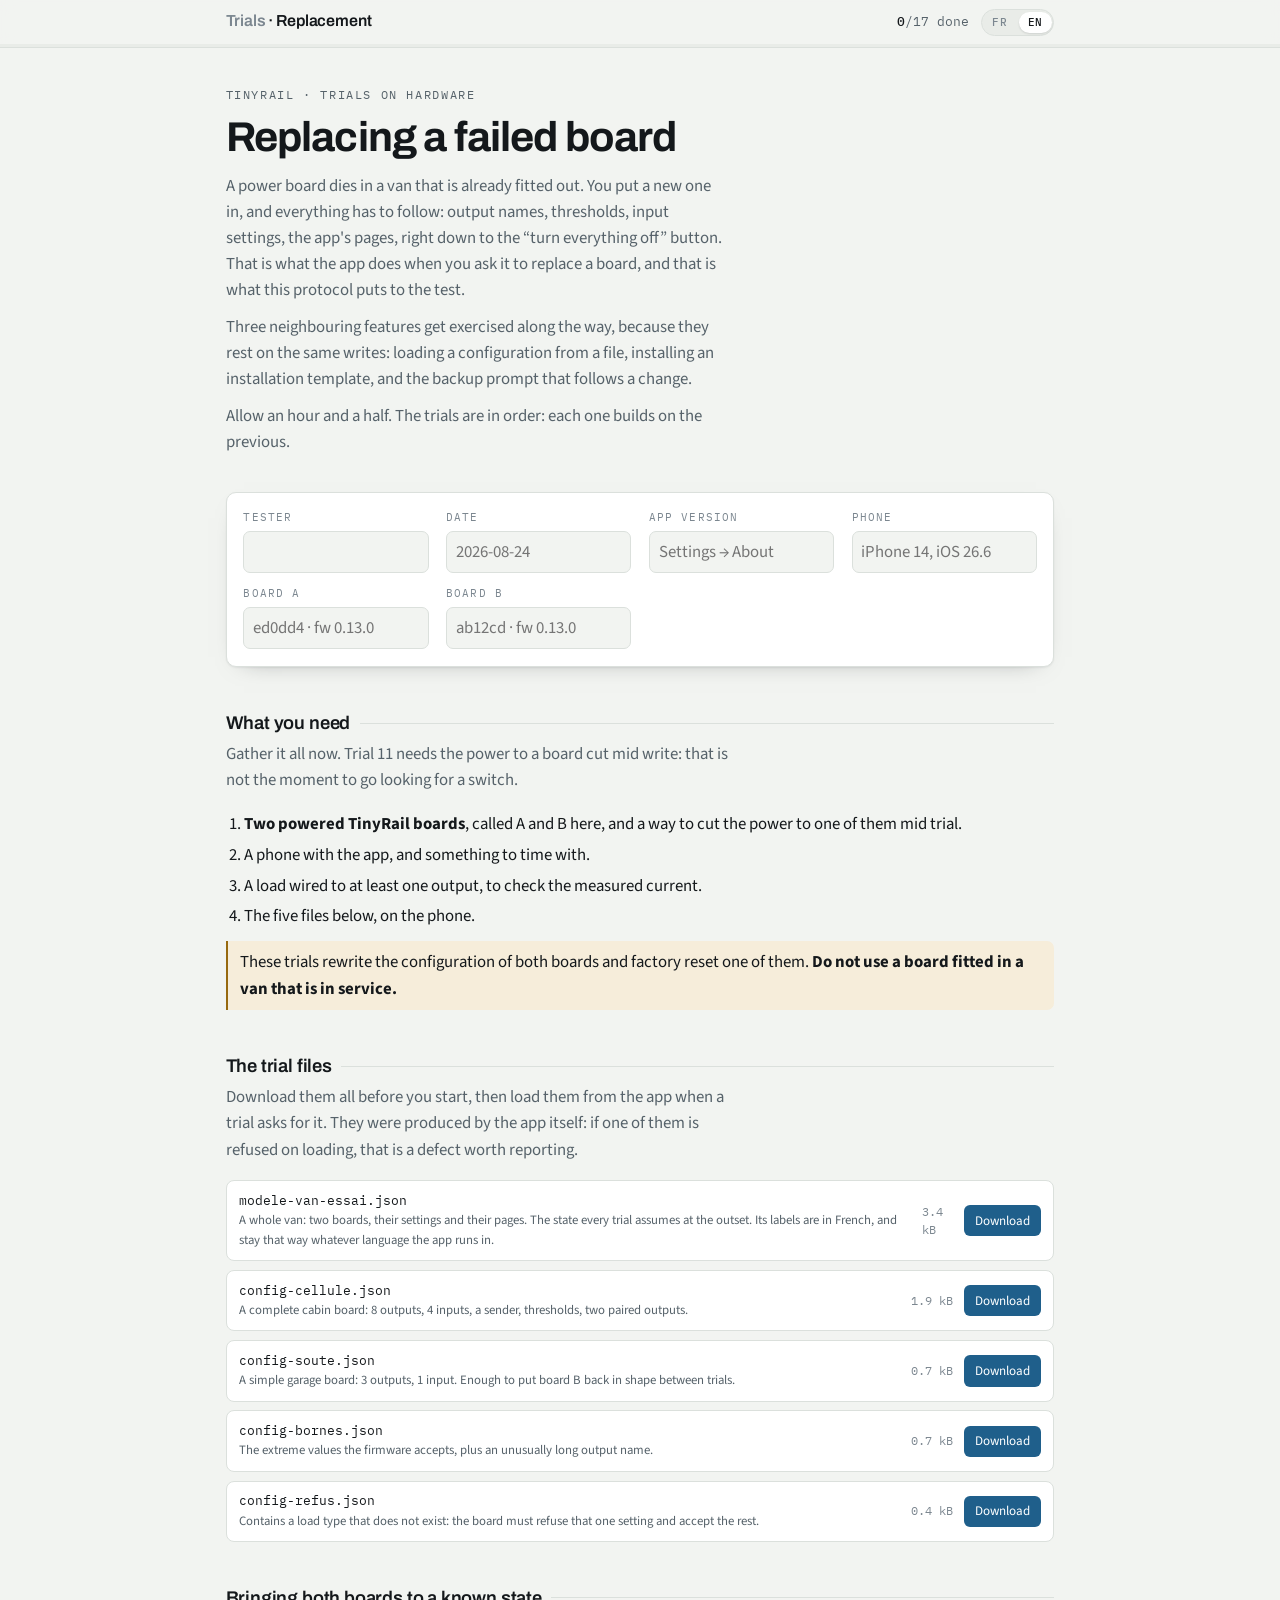
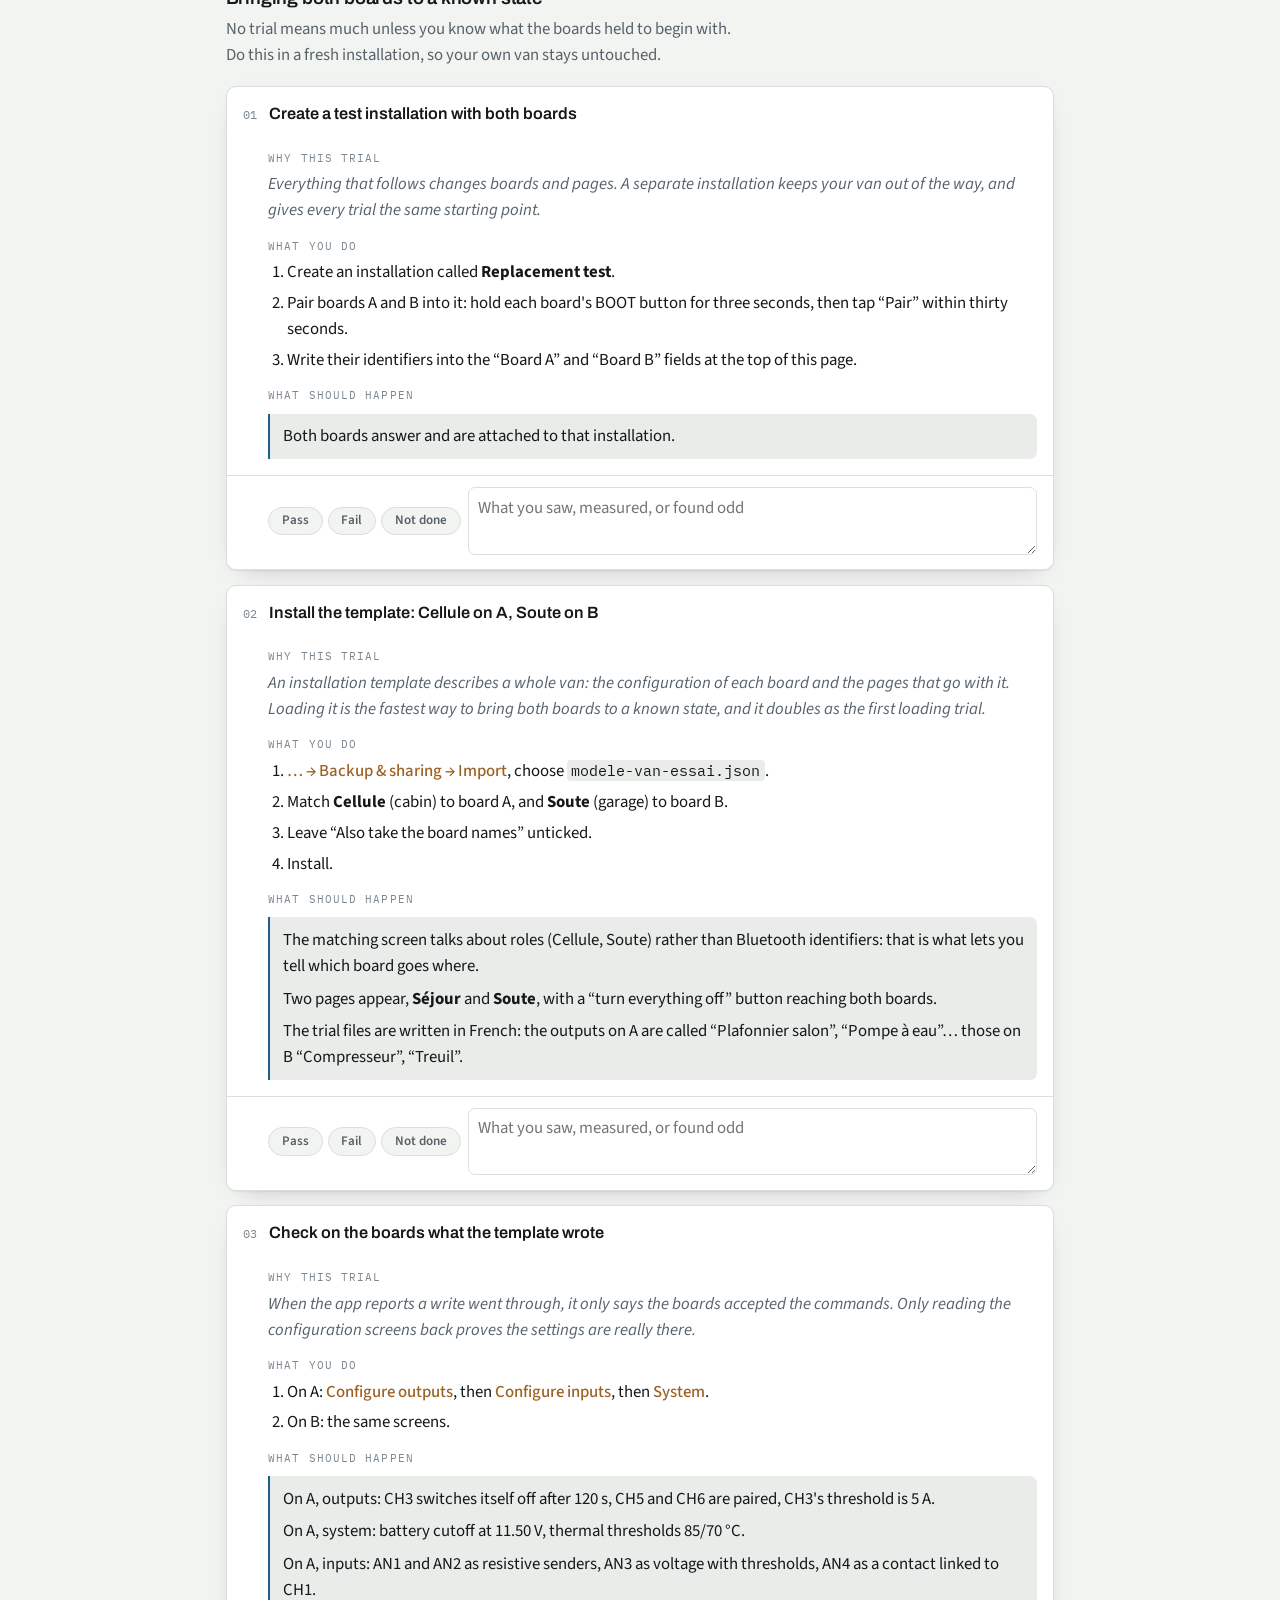
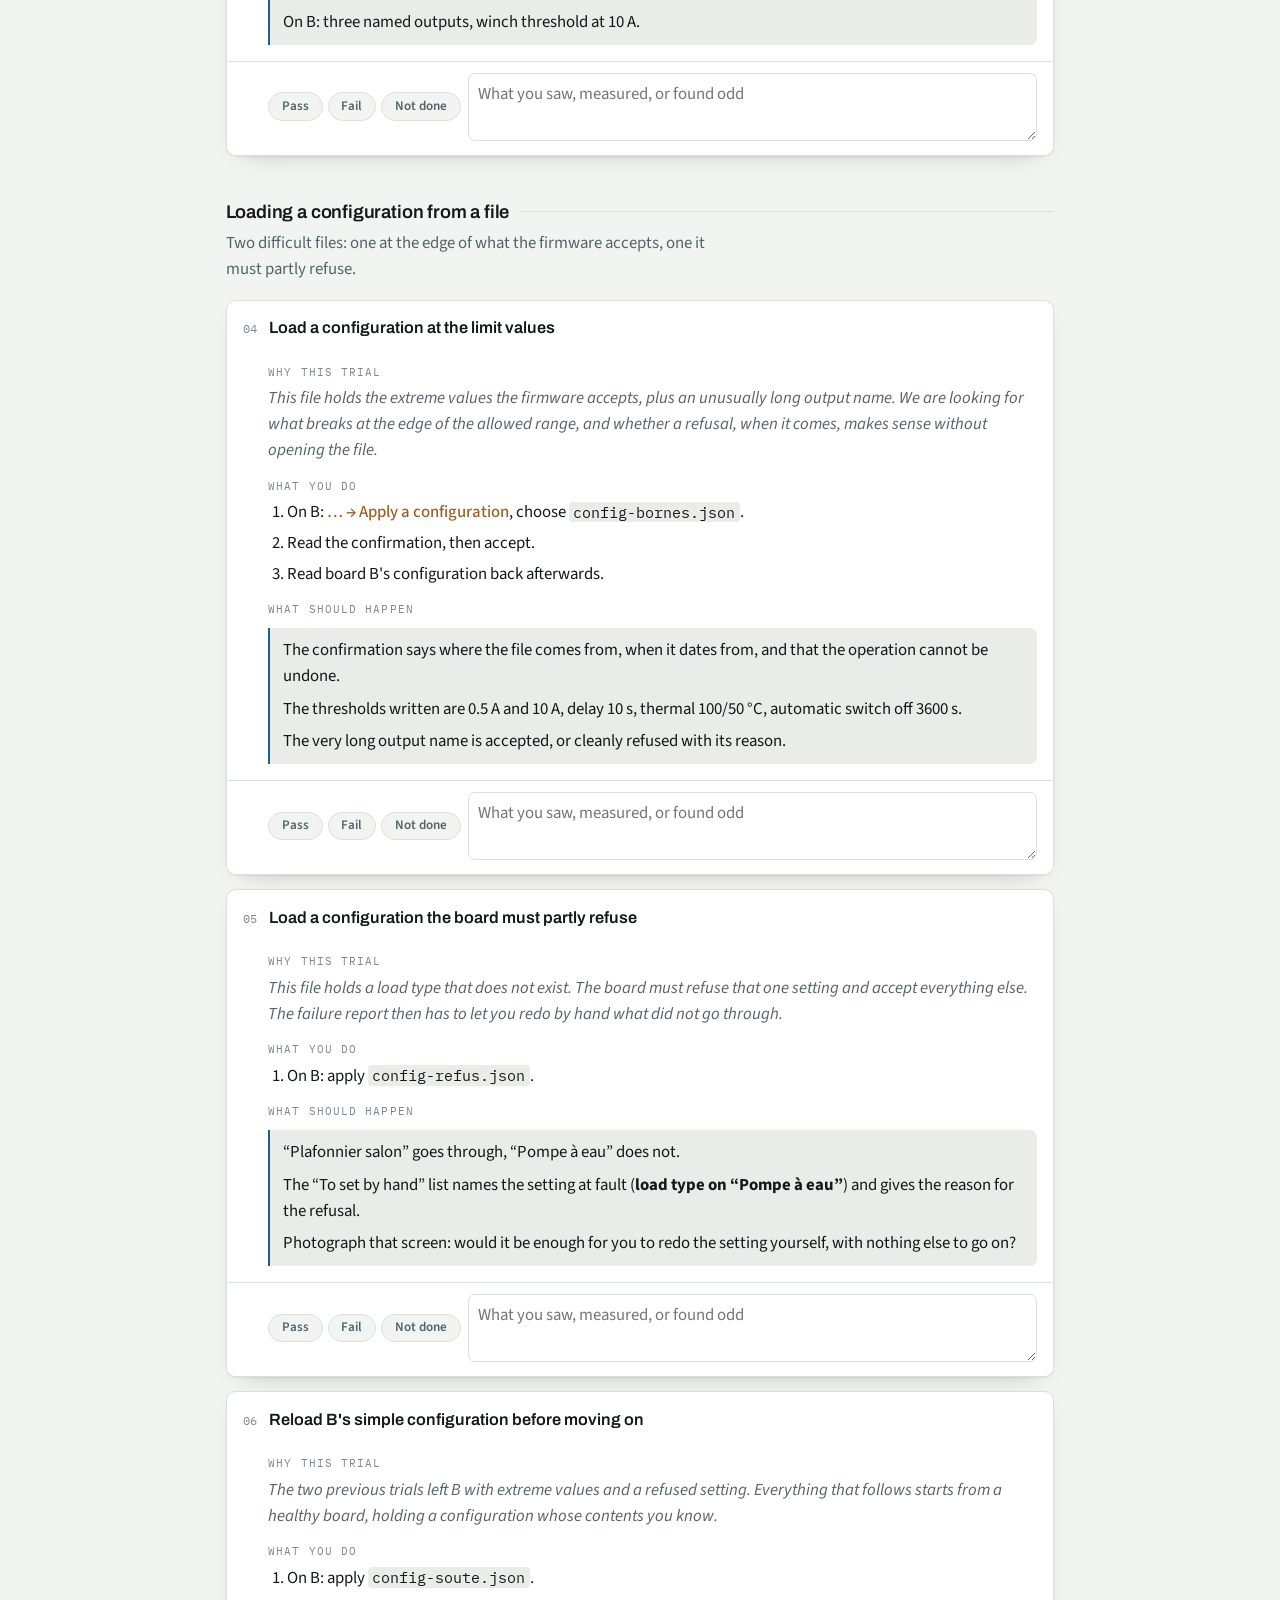
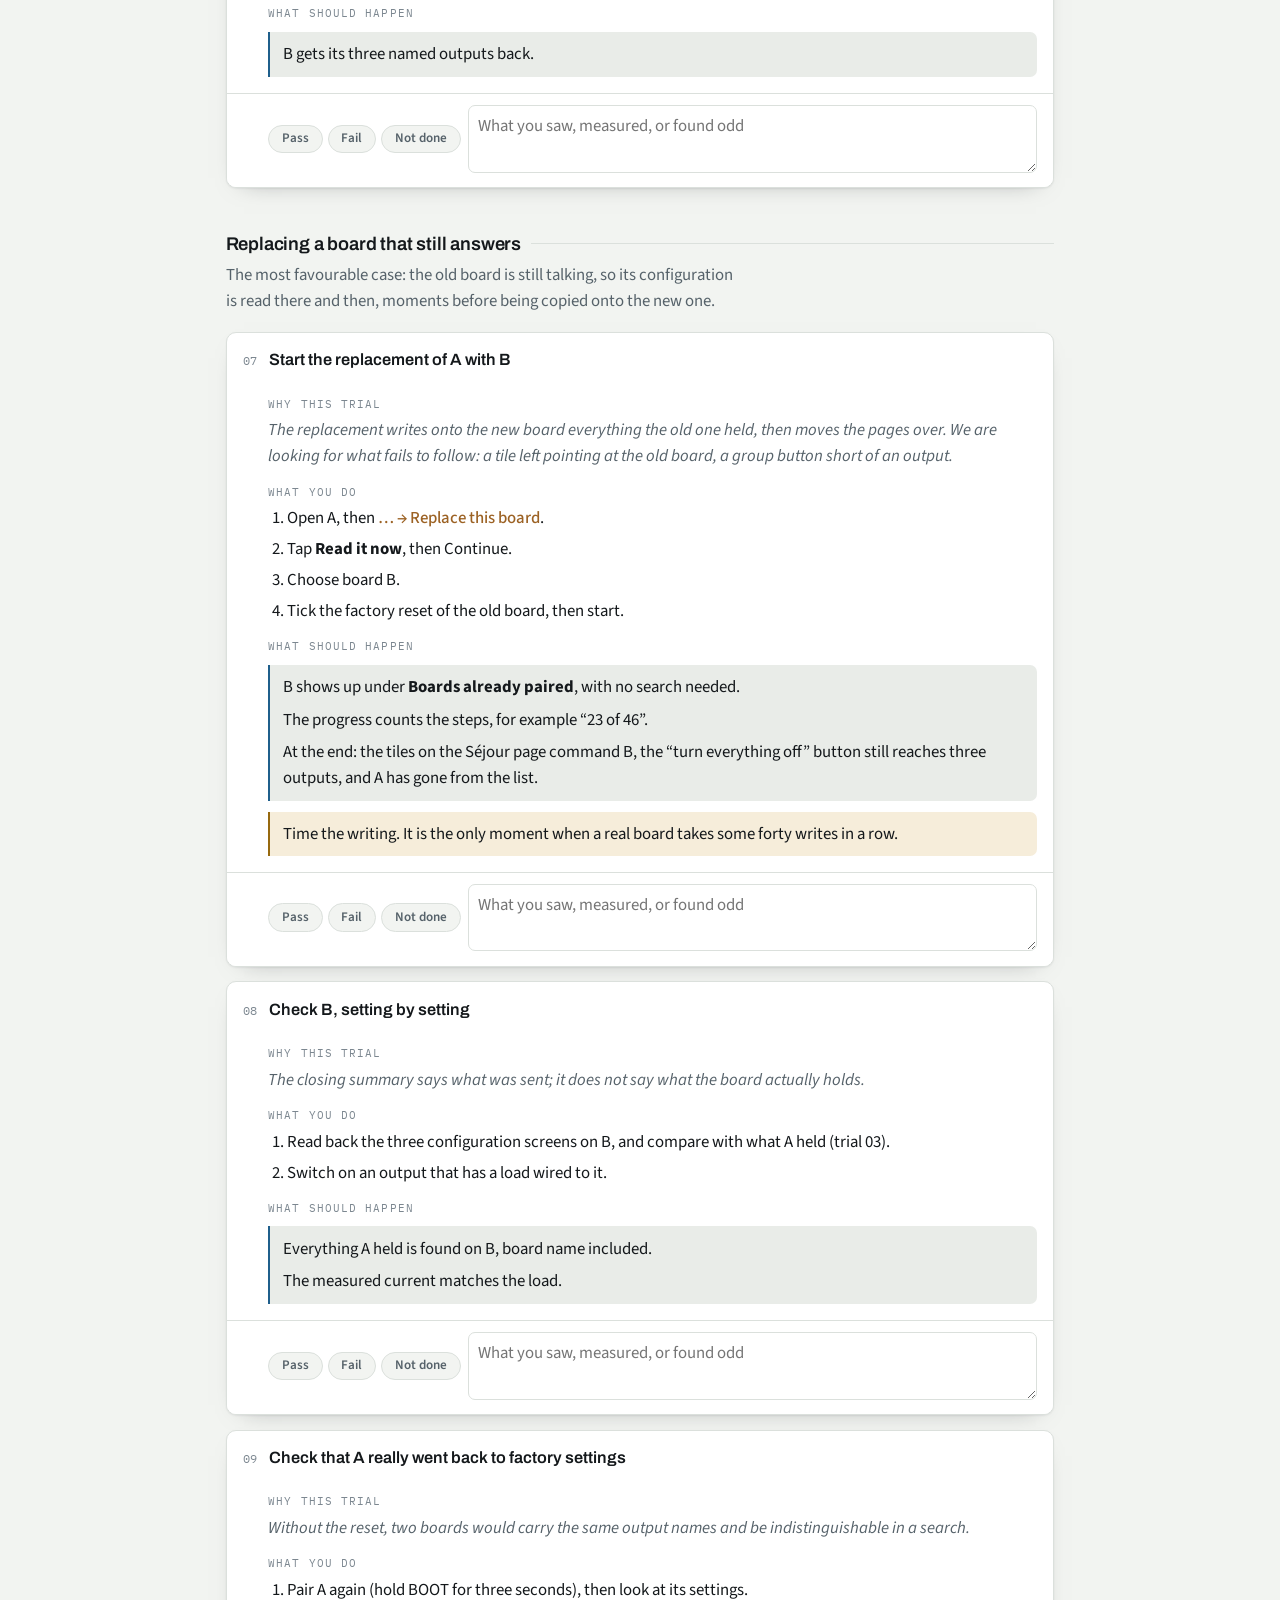
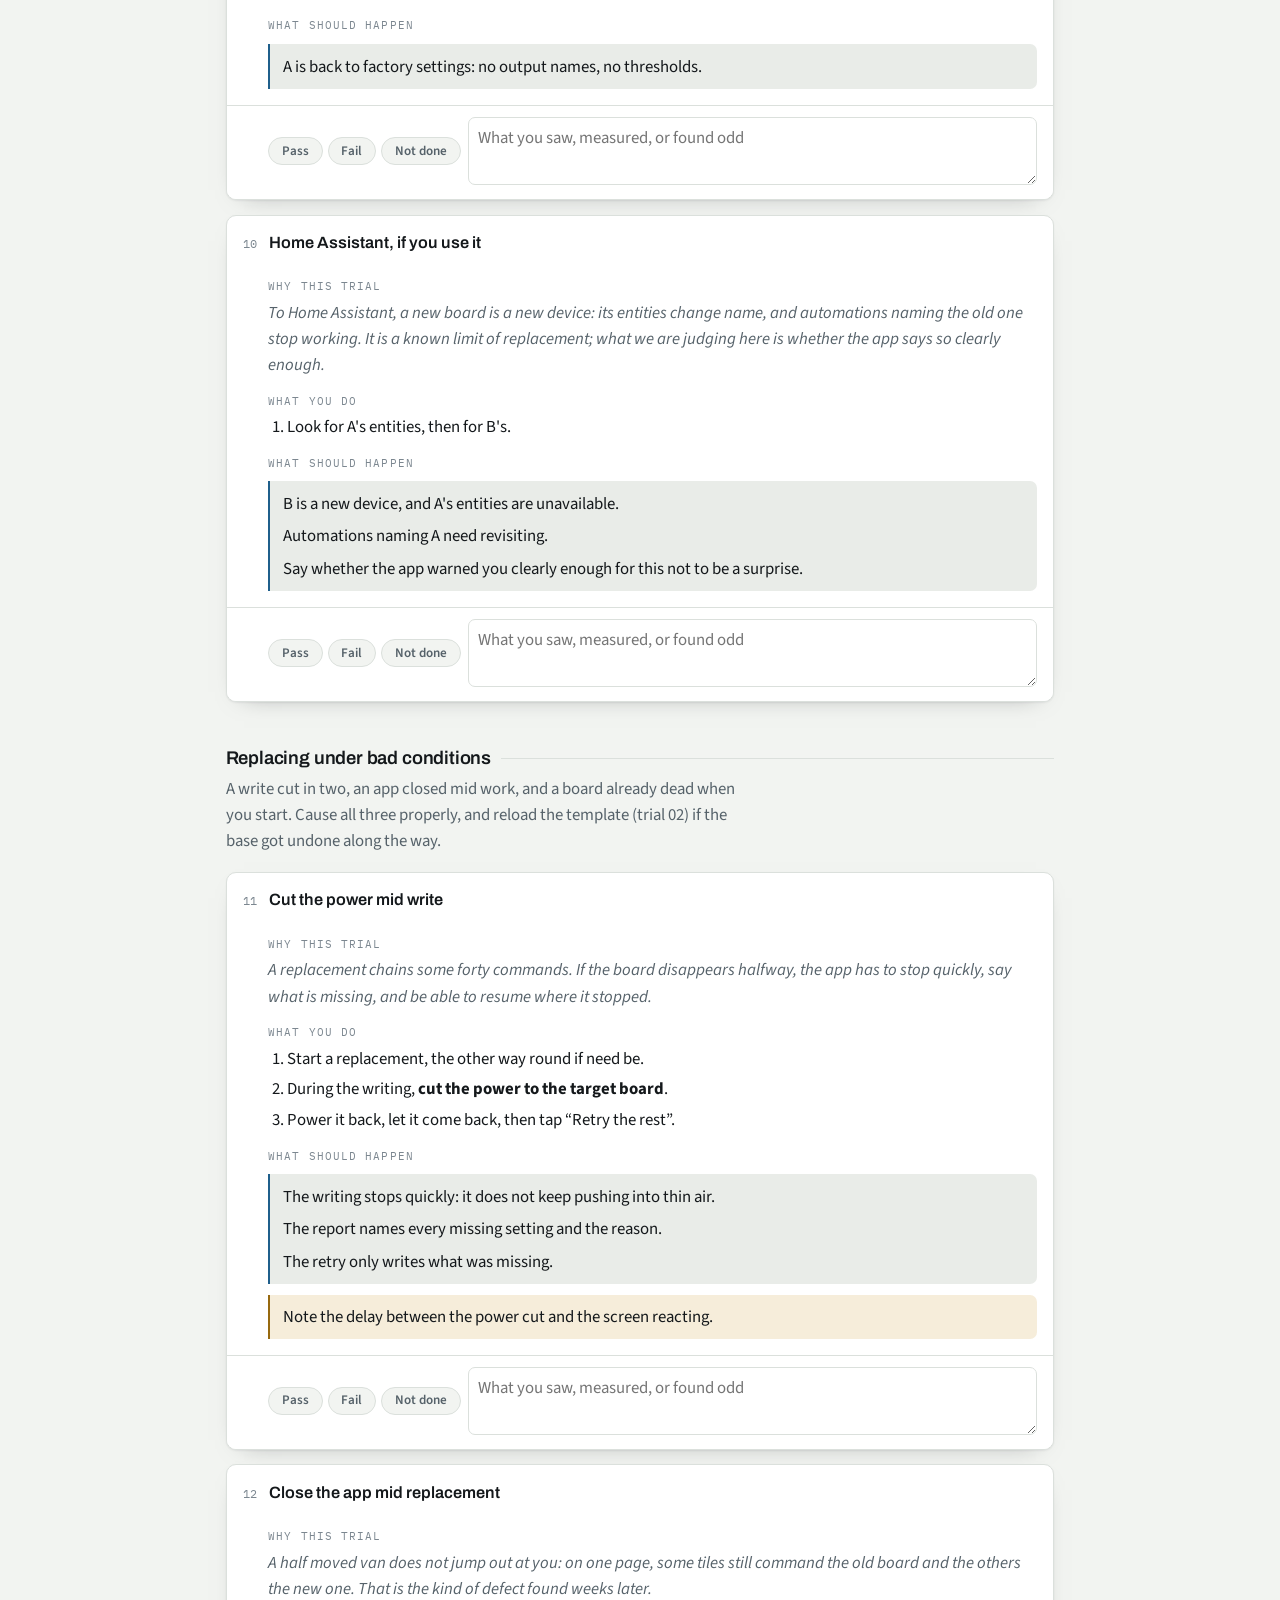
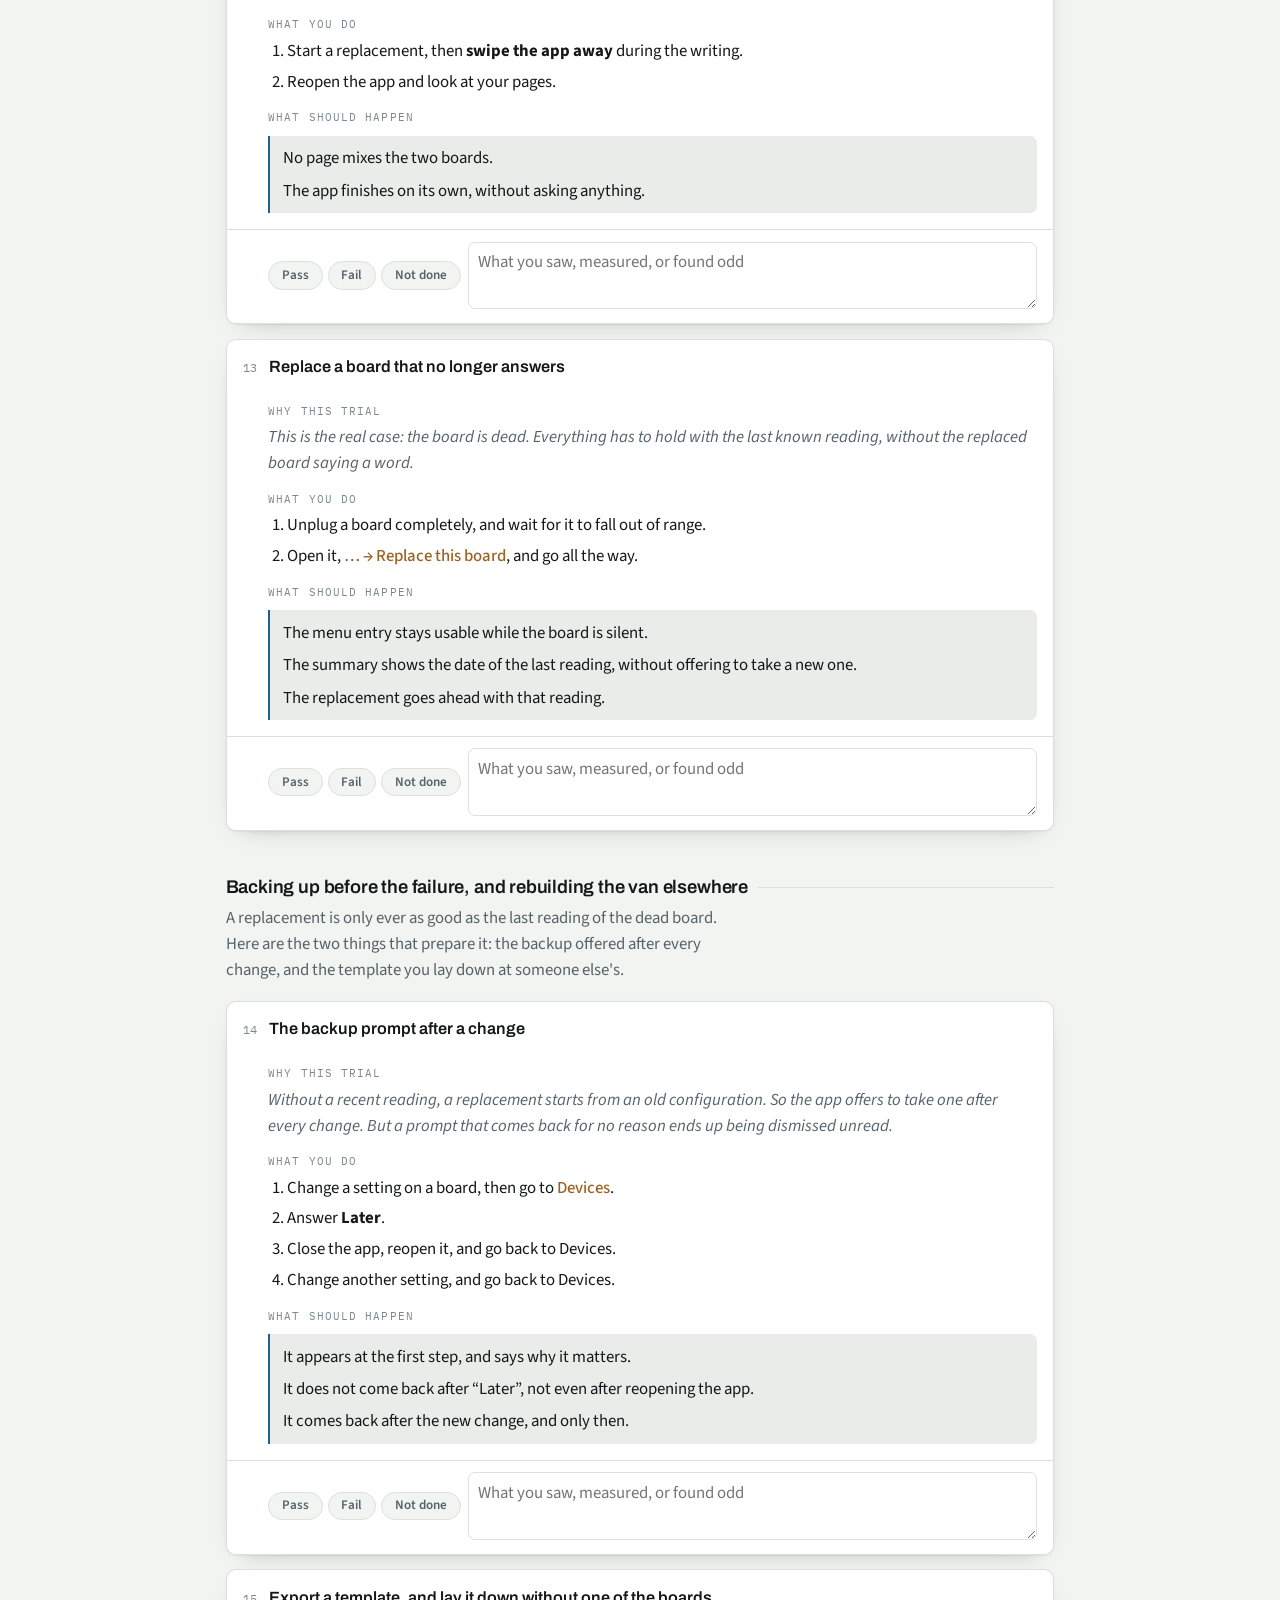
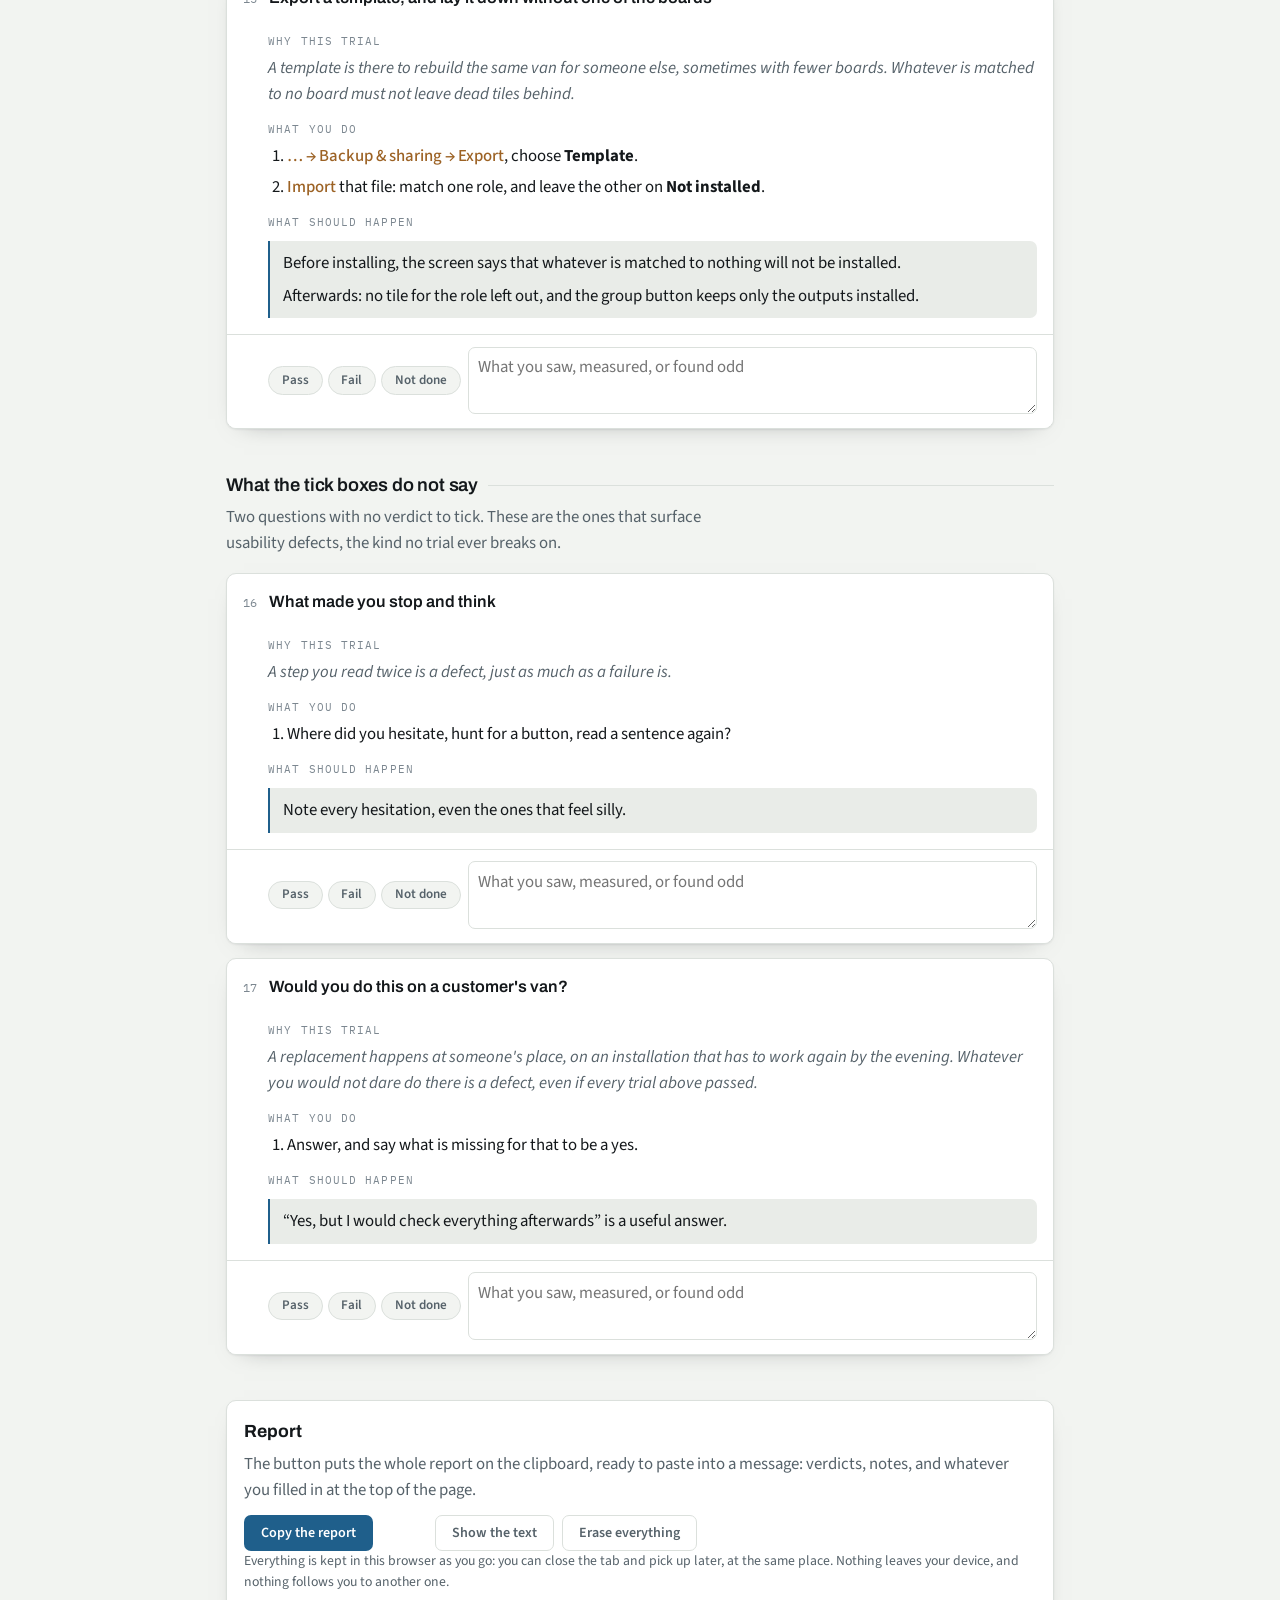
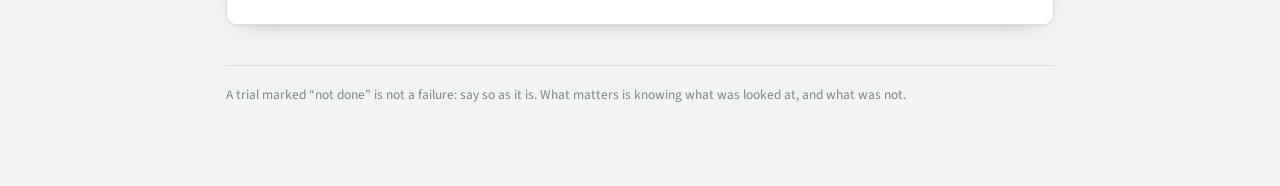
<file: essais/remplacement/index.html>
<!doctype html>
<html lang="fr">
<head>
<meta charset="utf-8">
<meta name="viewport" content="width=device-width,initial-scale=1">
<title>Remplacement · TinyRail</title>
<link rel="preconnect" href="https://fonts.googleapis.com">
<link rel="preconnect" href="https://fonts.gstatic.com" crossorigin>
<link rel="stylesheet" href="https://fonts.googleapis.com/css2?family=Archivo:wght@500;600;700&family=IBM+Plex+Mono:wght@400;500&family=Source+Sans+3:ital,wght@0,400;0,600;1,400&display=swap">
<link rel="icon" href="../favicon.svg" type="image/svg+xml">
<link rel="stylesheet" href="../essais.css">
</head>
<body>
<div id="app"></div>
<script src="../essais.js"></script>
<script>

const PROTOCOLE = {
  cle: "remplacement",

  fr: {
    nom: "Remplacement",
    eyebrow: "TinyRail · essais sur matériel",
    titre: "Remplacer une carte en panne",
    intro: [
      "Une carte de puissance lâche dans un van déjà équipé. On en pose une neuve, et tout doit suivre : les noms des sorties, les seuils, les réglages des entrées, les pages de l'app, jusqu'au bouton « tout éteindre ». C'est ce que l'app fait quand on lui demande de remplacer une carte, et c'est ce que ce protocole met à l'épreuve.",
      "Trois fonctions voisines sont éprouvées au passage, parce qu'elles reposent sur les mêmes écritures : charger une configuration depuis un fichier, installer un modèle d'installation, et la proposition de sauvegarde qui suit une modification.",
      "Comptez une heure et demie. Les essais sont dans l'ordre : chacun s'appuie sur le précédent."
    ],
    identLabel: "Identification de la session d'essai",
    champs: [
      { cle: "who", label: "Testeur", exemple: "" },
      { cle: "when", label: "Date", exemple: "2026-08-24" },
      { cle: "app", label: "Version de l'app", exemple: "Réglages → À propos" },
      { cle: "phone", label: "Téléphone", exemple: "iPhone 14, iOS 26.6" },
      { cle: "cardA", label: "Carte A", exemple: "ed0dd4 · fw 0.13.0" },
      { cle: "cardB", label: "Carte B", exemple: "ab12cd · fw 0.13.0" }
    ],
    besoin: {
      titre: "Ce qu'il vous faut",
      lede: "Réunissez tout maintenant. À l'essai 11, il faut pouvoir couper l'alimentation d'une carte en pleine écriture : ce n'est pas le moment de chercher un interrupteur.",
      points: [
        "<b>Deux cartes TinyRail alimentées</b>, appelées ici A et B, et de quoi couper l'alimentation de l'une d'elles en cours d'essai.",
        "Un téléphone avec l'app, et de quoi chronométrer.",
        "Une charge branchée sur au moins une sortie, pour vérifier le courant mesuré.",
        "Les cinq fichiers ci-dessous, sur le téléphone."
      ],
      avis: "Ces essais réécrivent la configuration des deux cartes et en remettent une à zéro. <b>N'utilisez pas une carte installée dans un van en service.</b>"
    },
    fichiers: {
      titre: "Les fichiers d'essai",
      lede: "Téléchargez-les tous avant de commencer, puis chargez-les depuis l'app quand un essai le demande. Ils ont été produits par l'app elle-même : si l'un d'eux était refusé au chargement, c'est un défaut à signaler.",
      liste: [
        { nom: "modele-van-essai.json", taille: "3,4 ko", quoi: "Un van entier : deux cartes, leurs réglages et leurs pages. C'est l'état de départ que tous les essais supposent." },
        { nom: "config-cellule.json", taille: "1,9 ko", quoi: "Une carte de cellule complète : 8 sorties, 4 entrées, une sonde, des seuils, deux sorties appariées." },
        { nom: "config-soute.json", taille: "0,7 ko", quoi: "Une carte de soute simple : 3 sorties, 1 entrée. De quoi remettre la carte B d'aplomb entre deux essais." },
        { nom: "config-bornes.json", taille: "0,7 ko", quoi: "Les valeurs extrêmes que le firmware accepte, plus un nom de sortie anormalement long." },
        { nom: "config-refus.json", taille: "0,4 ko", quoi: "Contient un type de charge qui n'existe pas : la carte doit refuser ce seul réglage et accepter le reste." }
      ]
    },
    essais: [
      {
        phase: "Mettre les deux cartes dans un état connu",
        lede: "Aucun essai ne veut dire grand-chose si l'on ne sait pas ce que les cartes portaient au départ. À faire dans une installation neuve, pour laisser votre van tranquille.",
        id: "installation",
        titre: "Créer une installation d'essai avec les deux cartes",
        pourquoi: "Tout ce qui suit modifie des cartes et des pages. Une installation à part tient votre van hors du chemin, et donne à tous les essais le même point de départ.",
        faire: [
          "Créez une installation nommée <b>Test remplacement</b>.",
          "Appairez les cartes A et B dedans : appui de trois secondes sur le bouton BOOT de chacune, puis « Appairer » dans les trente secondes.",
          "Notez leurs identifiants dans les champs « Carte A » et « Carte B » en haut de cette page."
        ],
        attendu: [
          "Les deux cartes répondent et sont rattachées à cette installation."
        ]
      },
      {
        id: "import-modele",
        titre: "Installer le modèle : Cellule sur A, Soute sur B",
        pourquoi: "Un modèle d'installation décrit un van entier : la configuration de chaque carte et les pages qui vont avec. Le charger est la façon la plus rapide de mettre les deux cartes dans un état connu, et c'est du même coup le premier essai de chargement.",
        faire: [
          "<span class='path'>… → Sauvegarde et partage → Importer</span>, choisissez <code>modele-van-essai.json</code>.",
          "Associez <b>Cellule</b> à la carte A, et <b>Soute</b> à la carte B.",
          "Laissez « Reprendre aussi les noms des cartes » décoché.",
          "Installez."
        ],
        attendu: [
          "L'écran d'association parle de rôles (Cellule, Soute) et non d'identifiants Bluetooth : c'est ce qui permet de savoir quelle carte va où.",
          "Deux pages apparaissent, <b>Séjour</b> et <b>Soute</b>, avec un bouton « tout éteindre » qui vise les deux cartes.",
          "Les sorties de A s'appellent « Plafonnier salon », « Pompe à eau »… celles de B « Compresseur », « Treuil »."
        ]
      },
      {
        id: "controle-base",
        titre: "Vérifier sur les cartes ce que le modèle a écrit",
        pourquoi: "Quand l'app annonce qu'une écriture est passée, elle dit seulement que les cartes ont accepté les commandes. Seule la relecture des écrans de configuration prouve que les réglages sont bien là.",
        faire: [
          "Sur A : <span class='path'>Configuration des sorties</span>, puis <span class='path'>des entrées</span>, puis <span class='path'>Système</span>.",
          "Sur B : les mêmes écrans."
        ],
        attendu: [
          "Sur A, sorties : CH3 s'éteint tout seul après 120 s, CH5 et CH6 sont appariés, le seuil de CH3 est à 5 A.",
          "Sur A, système : coupure batterie à 11,50 V, seuils thermiques 85/70 °C.",
          "Sur A, entrées : AN1 et AN2 en sonde résistive, AN3 en tension avec seuils, AN4 en contact lié à CH1.",
          "Sur B : trois sorties nommées, seuil du treuil à 10 A."
        ]
      },

      {
        phase: "Charger une configuration depuis un fichier",
        lede: "Deux fichiers difficiles : l'un aux bornes de ce que le firmware accepte, l'autre qu'il doit refuser en partie.",
        id: "bornes",
        titre: "Charger une configuration aux valeurs limites",
        pourquoi: "Ce fichier contient les valeurs extrêmes que le firmware accepte, plus un nom de sortie anormalement long. On cherche ce qui casse au bord du domaine admis, et si un refus, quand il tombe, se comprend sans aller lire le fichier.",
        faire: [
          "Sur B : <span class='path'>… → Appliquer une configuration</span>, choisissez <code>config-bornes.json</code>.",
          "Lisez la confirmation, puis validez.",
          "Relisez ensuite la configuration de B."
        ],
        attendu: [
          "La confirmation dit d'où vient le fichier, de quand il date, et que l'opération ne s'annule pas.",
          "Les seuils écrits sont 0,5 A et 10 A, délai 10 s, thermique 100/50 °C, extinction automatique 3600 s.",
          "Le nom de sortie très long est accepté, ou refusé proprement avec sa raison."
        ]
      },
      {
        id: "refus",
        titre: "Charger une configuration que la carte doit refuser en partie",
        pourquoi: "Ce fichier contient un type de charge qui n'existe pas. La carte doit refuser ce seul réglage et accepter tout le reste. Le rapport d'échec doit alors permettre de refaire à la main ce qui n'est pas passé.",
        faire: [
          "Sur B : appliquez <code>config-refus.json</code>."
        ],
        attendu: [
          "Le plafonnier passe, la pompe à eau non.",
          "La liste « À régler à la main » nomme le réglage en cause (<b>type de charge sur Pompe à eau</b>) et donne la raison du refus.",
          "Photographiez cet écran : vous suffirait-il pour refaire le réglage vous-même, sans autre information ?"
        ]
      },
      {
        id: "remise-soute",
        titre: "Recharger la configuration simple de B avant la suite",
        pourquoi: "Les deux essais précédents ont laissé B avec des valeurs extrêmes et un réglage refusé. Tout ce qui suit part d'une carte saine, et d'une configuration dont vous connaissez le contenu.",
        faire: [
          "Sur B : appliquez <code>config-soute.json</code>."
        ],
        attendu: ["B retrouve ses trois sorties nommées."]
      },

      {
        phase: "Remplacer une carte qui répond encore",
        lede: "Le cas le plus favorable : l'ancienne carte parle encore, sa configuration est donc relevée à l'instant, juste avant d'être recopiée sur la neuve.",
        id: "remplacement",
        titre: "Lancer le remplacement de A par B",
        pourquoi: "Le remplacement écrit sur la carte neuve tout ce que portait l'ancienne, puis fait suivre les pages. On cherche ce qui ne suit pas : une tuile restée sur l'ancienne carte, un bouton de groupe amputé d'une sortie.",
        faire: [
          "Ouvrez A, puis <span class='path'>… → Remplacer cette carte</span>.",
          "Touchez <b>Relever maintenant</b>, puis Continuer.",
          "Choisissez la carte B.",
          "Cochez la remise à zéro de l'ancienne carte, puis lancez."
        ],
        attendu: [
          "B apparaît sous <b>Cartes déjà appairées</b>, sans qu'il faille passer par une recherche.",
          "La progression compte les étapes, par exemple « 23 sur 46 ».",
          "À la fin : les tuiles de la page Séjour commandent B, le bouton « tout éteindre » vise toujours trois sorties, et A a disparu de la liste."
        ],
        avis: "Chronométrez l'écriture. C'est le seul moment où une vraie carte reçoit une quarantaine d'écritures à la suite."
      },
      {
        id: "verif-b",
        titre: "Vérifier B, réglage par réglage",
        pourquoi: "Le résumé de fin dit ce qui a été envoyé ; il ne dit pas ce que la carte porte vraiment.",
        faire: [
          "Relisez sur B les trois écrans de configuration, et comparez à ce que portait A (essai 03).",
          "Allumez une sortie sur laquelle une charge est branchée."
        ],
        attendu: [
          "Tout ce que portait A se retrouve sur B, nom de la carte compris.",
          "Le courant mesuré correspond à la charge branchée."
        ]
      },
      {
        id: "ancienne",
        titre: "Vérifier que A est bien revenue d'usine",
        pourquoi: "Sans remise à zéro, deux cartes porteraient les mêmes noms de sorties et seraient indiscernables lors d'une recherche.",
        faire: [
          "Réappairez A (appui de trois secondes sur BOOT), puis regardez ses réglages."
        ],
        attendu: ["A est revenue à ses réglages d'usine : plus de noms de sorties, plus de seuils."]
      },
      {
        id: "ha",
        titre: "Home Assistant, si vous l'utilisez",
        pourquoi: "Pour Home Assistant, une carte neuve est un appareil neuf : ses entités changent de nom, et les automatisations qui citaient l'ancienne cessent de fonctionner. C'est une limite connue du remplacement ; ce qu'on juge ici, c'est si l'app la dit assez clairement.",
        faire: ["Cherchez les entités de A, puis celles de B."],
        attendu: [
          "B est un appareil nouveau, et les entités de A sont indisponibles.",
          "Les automatisations qui citaient A sont à reprendre.",
          "Dites si l'app vous avait prévenu assez clairement pour que ce ne soit pas une surprise."
        ]
      },

      {
        phase: "Remplacer dans de mauvaises conditions",
        lede: "Une écriture coupée en deux, une app fermée en plein travail, et une carte déjà morte au moment de commencer. Provoquez ces trois cas franchement, et rechargez le modèle (essai 02) si la base a été défaite en route.",
        id: "coupure",
        titre: "Couper l'alimentation en pleine écriture",
        pourquoi: "Un remplacement enchaîne une quarantaine de commandes. Si la carte disparaît au milieu, l'app doit s'arrêter vite, dire ce qui manque, et savoir reprendre là où elle s'est arrêtée.",
        faire: [
          "Lancez un remplacement, dans l'autre sens si besoin.",
          "Pendant l'écriture, <b>coupez l'alimentation de la carte cible</b>.",
          "Rebranchez, laissez la carte revenir, puis touchez « Réessayer le reste »."
        ],
        attendu: [
          "L'écriture s'arrête vite : elle ne s'obstine pas dans le vide.",
          "Le rapport nomme chaque réglage manquant et la raison.",
          "La reprise n'écrit que ce qui manquait."
        ],
        avis: "Notez le délai entre la coupure et la réaction de l'écran."
      },
      {
        id: "app-tuee",
        titre: "Fermer l'app en plein remplacement",
        pourquoi: "Un van à moitié basculé ne saute pas aux yeux : sur une même page, des tuiles commandent encore l'ancienne carte et les autres la neuve. C'est le genre de défaut qu'on découvre des semaines plus tard.",
        faire: [
          "Lancez un remplacement, puis <b>balayez l'app</b> pendant l'écriture.",
          "Rouvrez l'app et regardez vos pages."
        ],
        attendu: [
          "Aucune page ne mélange les deux cartes.",
          "L'app termine seule, sans rien demander."
        ]
      },
      {
        id: "carte-morte",
        titre: "Remplacer une carte qui ne répond plus",
        pourquoi: "C'est le vrai cas d'usage : la carte est morte. Tout doit tenir avec le dernier relevé connu, sans que la carte remplacée dise un mot.",
        faire: [
          "Débranchez complètement une carte, et attendez qu'elle passe hors de portée.",
          "Ouvrez-la, <span class='path'>… → Remplacer cette carte</span>, et allez au bout."
        ],
        attendu: [
          "L'entrée du menu reste utilisable alors que la carte est muette.",
          "Le résumé affiche la date du dernier relevé, sans proposer d'en refaire un.",
          "Le remplacement se fait avec ce relevé."
        ]
      },

      {
        phase: "Sauvegarder avant la panne, et refaire le van ailleurs",
        lede: "Un remplacement ne vaut que ce que vaut le dernier relevé de la carte morte. Voici les deux choses qui le préparent : la sauvegarde proposée après chaque changement, et le modèle qu'on remonte chez quelqu'un d'autre.",
        id: "proposition",
        titre: "La proposition de sauvegarde après une modification",
        pourquoi: "Sans relevé récent, un remplacement repart d'une configuration ancienne. L'app propose donc d'en faire un après chaque changement. Mais une proposition qui revient sans raison finit par se chasser sans se lire.",
        faire: [
          "Changez un réglage sur une carte, puis allez sur <span class='path'>Appareils</span>.",
          "Répondez <b>Plus tard</b>.",
          "Fermez l'app, rouvrez-la, et retournez sur Appareils.",
          "Changez encore un réglage, et retournez sur Appareils."
        ],
        attendu: [
          "Elle apparaît à la première étape, et dit pourquoi cela compte.",
          "Elle ne revient pas après « Plus tard », même après avoir rouvert l'app.",
          "Elle revient après la nouvelle modification, et seulement là."
        ]
      },
      {
        id: "export-modele",
        titre: "Sortir un modèle, et le reposer sans une des cartes",
        pourquoi: "Un modèle sert à refaire le même van chez quelqu'un d'autre, parfois avec moins de cartes. Ce qui n'est associé à aucune carte ne doit pas laisser de tuiles mortes derrière lui.",
        faire: [
          "<span class='path'>… → Sauvegarde et partage → Exporter</span>, choisissez <b>Modèle</b>.",
          "<span class='path'>Importer</span> ce fichier : associez un rôle, et laissez l'autre sur <b>Pas installé</b>."
        ],
        attendu: [
          "Avant d'installer, l'écran annonce que ce qui n'est associé à rien ne sera pas installé.",
          "Après : aucune tuile pour le rôle laissé de côté, et le bouton de groupe ne garde que les sorties installées."
        ]
      },

      {
        phase: "Ce que les cases à cocher ne disent pas",
        lede: "Deux questions sans verdict à cocher. Ce sont elles qui remontent les défauts d'usage, ceux qu'aucun essai ne fait tomber en panne.",
        id: "hesitations",
        titre: "Ce qui a demandé de réfléchir",
        pourquoi: "Une étape qu'on relit deux fois est un défaut, au même titre qu'une panne.",
        faire: ["Où avez-vous hésité, cherché un bouton, relu une phrase ?"],
        attendu: ["Notez chaque hésitation, même celle qui vous paraît bête."]
      },
      {
        id: "confiance",
        titre: "Le feriez-vous sur le van d'un client ?",
        pourquoi: "Un remplacement se joue chez quelqu'un, sur une installation qui doit remarcher le soir même. Ce que vous n'oseriez pas faire là-bas est un défaut, même si tous les essais ci-dessus sont conformes.",
        faire: ["Répondez, et dites ce qui manque pour que ce soit oui."],
        attendu: ["« Oui, mais je vérifierais tout derrière » est une réponse utile."]
      }
    ],
    rapportTitre: "Essais de remplacement TinyRail",
    pied: "Un essai « non fait » n'est pas un échec : dites-le tel quel. Ce qui compte est de savoir ce qui a été regardé, et ce qui ne l'a pas été."
  },

  en: {
    nom: "Replacement",
    eyebrow: "TinyRail · trials on hardware",
    titre: "Replacing a failed board",
    intro: [
      "A power board dies in a van that is already fitted out. You put a new one in, and everything has to follow: output names, thresholds, input settings, the app's pages, right down to the “turn everything off” button. That is what the app does when you ask it to replace a board, and that is what this protocol puts to the test.",
      "Three neighbouring features get exercised along the way, because they rest on the same writes: loading a configuration from a file, installing an installation template, and the backup prompt that follows a change.",
      "Allow an hour and a half. The trials are in order: each one builds on the previous."
    ],
    identLabel: "Test session details",
    champs: [
      { cle: "who", label: "Tester", exemple: "" },
      { cle: "when", label: "Date", exemple: "2026-08-24" },
      { cle: "app", label: "App version", exemple: "Settings → About" },
      { cle: "phone", label: "Phone", exemple: "iPhone 14, iOS 26.6" },
      { cle: "cardA", label: "Board A", exemple: "ed0dd4 · fw 0.13.0" },
      { cle: "cardB", label: "Board B", exemple: "ab12cd · fw 0.13.0" }
    ],
    besoin: {
      titre: "What you need",
      lede: "Gather it all now. Trial 11 needs the power to a board cut mid write: that is not the moment to go looking for a switch.",
      points: [
        "<b>Two powered TinyRail boards</b>, called A and B here, and a way to cut the power to one of them mid trial.",
        "A phone with the app, and something to time with.",
        "A load wired to at least one output, to check the measured current.",
        "The five files below, on the phone."
      ],
      avis: "These trials rewrite the configuration of both boards and factory reset one of them. <b>Do not use a board fitted in a van that is in service.</b>"
    },
    fichiers: {
      titre: "The trial files",
      lede: "Download them all before you start, then load them from the app when a trial asks for it. They were produced by the app itself: if one of them is refused on loading, that is a defect worth reporting.",
      liste: [
        { nom: "modele-van-essai.json", taille: "3.4 kB", quoi: "A whole van: two boards, their settings and their pages. The state every trial assumes at the outset. Its labels are in French, and stay that way whatever language the app runs in." },
        { nom: "config-cellule.json", taille: "1.9 kB", quoi: "A complete cabin board: 8 outputs, 4 inputs, a sender, thresholds, two paired outputs." },
        { nom: "config-soute.json", taille: "0.7 kB", quoi: "A simple garage board: 3 outputs, 1 input. Enough to put board B back in shape between trials." },
        { nom: "config-bornes.json", taille: "0.7 kB", quoi: "The extreme values the firmware accepts, plus an unusually long output name." },
        { nom: "config-refus.json", taille: "0.4 kB", quoi: "Contains a load type that does not exist: the board must refuse that one setting and accept the rest." }
      ]
    },
    essais: [
      {
        phase: "Bringing both boards to a known state",
        lede: "No trial means much unless you know what the boards held to begin with. Do this in a fresh installation, so your own van stays untouched.",
        id: "installation",
        titre: "Create a test installation with both boards",
        pourquoi: "Everything that follows changes boards and pages. A separate installation keeps your van out of the way, and gives every trial the same starting point.",
        faire: [
          "Create an installation called <b>Replacement test</b>.",
          "Pair boards A and B into it: hold each board's BOOT button for three seconds, then tap “Pair” within thirty seconds.",
          "Write their identifiers into the “Board A” and “Board B” fields at the top of this page."
        ],
        attendu: [
          "Both boards answer and are attached to that installation."
        ]
      },
      {
        id: "import-modele",
        titre: "Install the template: Cellule on A, Soute on B",
        pourquoi: "An installation template describes a whole van: the configuration of each board and the pages that go with it. Loading it is the fastest way to bring both boards to a known state, and it doubles as the first loading trial.",
        faire: [
          "<span class='path'>… → Backup &amp; sharing → Import</span>, choose <code>modele-van-essai.json</code>.",
          "Match <b>Cellule</b> (cabin) to board A, and <b>Soute</b> (garage) to board B.",
          "Leave “Also take the board names” unticked.",
          "Install."
        ],
        attendu: [
          "The matching screen talks about roles (Cellule, Soute) rather than Bluetooth identifiers: that is what lets you tell which board goes where.",
          "Two pages appear, <b>Séjour</b> and <b>Soute</b>, with a “turn everything off” button reaching both boards.",
          "The trial files are written in French: the outputs on A are called “Plafonnier salon”, “Pompe à eau”… those on B “Compresseur”, “Treuil”."
        ]
      },
      {
        id: "controle-base",
        titre: "Check on the boards what the template wrote",
        pourquoi: "When the app reports a write went through, it only says the boards accepted the commands. Only reading the configuration screens back proves the settings are really there.",
        faire: [
          "On A: <span class='path'>Configure outputs</span>, then <span class='path'>Configure inputs</span>, then <span class='path'>System</span>.",
          "On B: the same screens."
        ],
        attendu: [
          "On A, outputs: CH3 switches itself off after 120 s, CH5 and CH6 are paired, CH3's threshold is 5 A.",
          "On A, system: battery cutoff at 11.50 V, thermal thresholds 85/70 °C.",
          "On A, inputs: AN1 and AN2 as resistive senders, AN3 as voltage with thresholds, AN4 as a contact linked to CH1.",
          "On B: three named outputs, winch threshold at 10 A."
        ]
      },

      {
        phase: "Loading a configuration from a file",
        lede: "Two difficult files: one at the edge of what the firmware accepts, one it must partly refuse.",
        id: "bornes",
        titre: "Load a configuration at the limit values",
        pourquoi: "This file holds the extreme values the firmware accepts, plus an unusually long output name. We are looking for what breaks at the edge of the allowed range, and whether a refusal, when it comes, makes sense without opening the file.",
        faire: [
          "On B: <span class='path'>… → Apply a configuration</span>, choose <code>config-bornes.json</code>.",
          "Read the confirmation, then accept.",
          "Read board B's configuration back afterwards."
        ],
        attendu: [
          "The confirmation says where the file comes from, when it dates from, and that the operation cannot be undone.",
          "The thresholds written are 0.5 A and 10 A, delay 10 s, thermal 100/50 °C, automatic switch off 3600 s.",
          "The very long output name is accepted, or cleanly refused with its reason."
        ]
      },
      {
        id: "refus",
        titre: "Load a configuration the board must partly refuse",
        pourquoi: "This file holds a load type that does not exist. The board must refuse that one setting and accept everything else. The failure report then has to let you redo by hand what did not go through.",
        faire: [
          "On B: apply <code>config-refus.json</code>."
        ],
        attendu: [
          "“Plafonnier salon” goes through, “Pompe à eau” does not.",
          "The “To set by hand” list names the setting at fault (<b>load type on “Pompe à eau”</b>) and gives the reason for the refusal.",
          "Photograph that screen: would it be enough for you to redo the setting yourself, with nothing else to go on?"
        ]
      },
      {
        id: "remise-soute",
        titre: "Reload B's simple configuration before moving on",
        pourquoi: "The two previous trials left B with extreme values and a refused setting. Everything that follows starts from a healthy board, holding a configuration whose contents you know.",
        faire: [
          "On B: apply <code>config-soute.json</code>."
        ],
        attendu: ["B gets its three named outputs back."]
      },

      {
        phase: "Replacing a board that still answers",
        lede: "The most favourable case: the old board is still talking, so its configuration is read there and then, moments before being copied onto the new one.",
        id: "remplacement",
        titre: "Start the replacement of A with B",
        pourquoi: "The replacement writes onto the new board everything the old one held, then moves the pages over. We are looking for what fails to follow: a tile left pointing at the old board, a group button short of an output.",
        faire: [
          "Open A, then <span class='path'>… → Replace this board</span>.",
          "Tap <b>Read it now</b>, then Continue.",
          "Choose board B.",
          "Tick the factory reset of the old board, then start."
        ],
        attendu: [
          "B shows up under <b>Boards already paired</b>, with no search needed.",
          "The progress counts the steps, for example “23 of 46”.",
          "At the end: the tiles on the Séjour page command B, the “turn everything off” button still reaches three outputs, and A has gone from the list."
        ],
        avis: "Time the writing. It is the only moment when a real board takes some forty writes in a row."
      },
      {
        id: "verif-b",
        titre: "Check B, setting by setting",
        pourquoi: "The closing summary says what was sent; it does not say what the board actually holds.",
        faire: [
          "Read back the three configuration screens on B, and compare with what A held (trial 03).",
          "Switch on an output that has a load wired to it."
        ],
        attendu: [
          "Everything A held is found on B, board name included.",
          "The measured current matches the load."
        ]
      },
      {
        id: "ancienne",
        titre: "Check that A really went back to factory settings",
        pourquoi: "Without the reset, two boards would carry the same output names and be indistinguishable in a search.",
        faire: [
          "Pair A again (hold BOOT for three seconds), then look at its settings."
        ],
        attendu: ["A is back to factory settings: no output names, no thresholds."]
      },
      {
        id: "ha",
        titre: "Home Assistant, if you use it",
        pourquoi: "To Home Assistant, a new board is a new device: its entities change name, and automations naming the old one stop working. It is a known limit of replacement; what we are judging here is whether the app says so clearly enough.",
        faire: ["Look for A's entities, then for B's."],
        attendu: [
          "B is a new device, and A's entities are unavailable.",
          "Automations naming A need revisiting.",
          "Say whether the app warned you clearly enough for this not to be a surprise."
        ]
      },

      {
        phase: "Replacing under bad conditions",
        lede: "A write cut in two, an app closed mid work, and a board already dead when you start. Cause all three properly, and reload the template (trial 02) if the base got undone along the way.",
        id: "coupure",
        titre: "Cut the power mid write",
        pourquoi: "A replacement chains some forty commands. If the board disappears halfway, the app has to stop quickly, say what is missing, and be able to resume where it stopped.",
        faire: [
          "Start a replacement, the other way round if need be.",
          "During the writing, <b>cut the power to the target board</b>.",
          "Power it back, let it come back, then tap “Retry the rest”."
        ],
        attendu: [
          "The writing stops quickly: it does not keep pushing into thin air.",
          "The report names every missing setting and the reason.",
          "The retry only writes what was missing."
        ],
        avis: "Note the delay between the power cut and the screen reacting."
      },
      {
        id: "app-tuee",
        titre: "Close the app mid replacement",
        pourquoi: "A half moved van does not jump out at you: on one page, some tiles still command the old board and the others the new one. That is the kind of defect found weeks later.",
        faire: [
          "Start a replacement, then <b>swipe the app away</b> during the writing.",
          "Reopen the app and look at your pages."
        ],
        attendu: [
          "No page mixes the two boards.",
          "The app finishes on its own, without asking anything."
        ]
      },
      {
        id: "carte-morte",
        titre: "Replace a board that no longer answers",
        pourquoi: "This is the real case: the board is dead. Everything has to hold with the last known reading, without the replaced board saying a word.",
        faire: [
          "Unplug a board completely, and wait for it to fall out of range.",
          "Open it, <span class='path'>… → Replace this board</span>, and go all the way."
        ],
        attendu: [
          "The menu entry stays usable while the board is silent.",
          "The summary shows the date of the last reading, without offering to take a new one.",
          "The replacement goes ahead with that reading."
        ]
      },

      {
        phase: "Backing up before the failure, and rebuilding the van elsewhere",
        lede: "A replacement is only ever as good as the last reading of the dead board. Here are the two things that prepare it: the backup offered after every change, and the template you lay down at someone else's.",
        id: "proposition",
        titre: "The backup prompt after a change",
        pourquoi: "Without a recent reading, a replacement starts from an old configuration. So the app offers to take one after every change. But a prompt that comes back for no reason ends up being dismissed unread.",
        faire: [
          "Change a setting on a board, then go to <span class='path'>Devices</span>.",
          "Answer <b>Later</b>.",
          "Close the app, reopen it, and go back to Devices.",
          "Change another setting, and go back to Devices."
        ],
        attendu: [
          "It appears at the first step, and says why it matters.",
          "It does not come back after “Later”, not even after reopening the app.",
          "It comes back after the new change, and only then."
        ]
      },
      {
        id: "export-modele",
        titre: "Export a template, and lay it down without one of the boards",
        pourquoi: "A template is there to rebuild the same van for someone else, sometimes with fewer boards. Whatever is matched to no board must not leave dead tiles behind.",
        faire: [
          "<span class='path'>… → Backup &amp; sharing → Export</span>, choose <b>Template</b>.",
          "<span class='path'>Import</span> that file: match one role, and leave the other on <b>Not installed</b>."
        ],
        attendu: [
          "Before installing, the screen says that whatever is matched to nothing will not be installed.",
          "Afterwards: no tile for the role left out, and the group button keeps only the outputs installed."
        ]
      },

      {
        phase: "What the tick boxes do not say",
        lede: "Two questions with no verdict to tick. These are the ones that surface usability defects, the kind no trial ever breaks on.",
        id: "hesitations",
        titre: "What made you stop and think",
        pourquoi: "A step you read twice is a defect, just as much as a failure is.",
        faire: ["Where did you hesitate, hunt for a button, read a sentence again?"],
        attendu: ["Note every hesitation, even the ones that feel silly."]
      },
      {
        id: "confiance",
        titre: "Would you do this on a customer's van?",
        pourquoi: "A replacement happens at someone's place, on an installation that has to work again by the evening. Whatever you would not dare do there is a defect, even if every trial above passed.",
        faire: ["Answer, and say what is missing for that to be a yes."],
        attendu: ["“Yes, but I would check everything afterwards” is a useful answer."]
      }
    ],
    rapportTitre: "TinyRail replacement trials",
    pied: "A trial marked “not done” is not a failure: say so as it is. What matters is knowing what was looked at, and what was not."
  }

};

Essais.protocole(PROTOCOLE);
</script>
</body>
</html>
</file>
<file: essais/essais.css>
/* Essais manuels TinyRail : style commun au sommaire et aux protocoles.
   Une seule feuille pour trois pages, et pour les deux langues : un protocole
   qui diverge du sommaire par accident se remarque moins qu'un texte faux. */

  :root {
    --ground: #F2F4F1;
    --surface: #FFFFFF;
    --surface-sunk: #E9ECE8;
    --ink: #14181B;
    --ink-soft: #56626A;
    --ink-faint: #7C8790;
    --rule: #DBE0DC;
    --accent: #1F5F8B;
    --accent-soft: #E4EEF5;
    --copper: #9C6224;
    --ok: #2E7D52;
    --ok-soft: #E2F0E8;
    --ko: #B93B31;
    --ko-soft: #F8E5E3;
    --wait: #97690F;
    --wait-soft: #F6EDDA;

    --step: clamp(0.9rem, 0.8rem + 0.4vw, 1.05rem);
    --shadow: 0 1px 2px rgba(20, 24, 27, .06), 0 8px 24px -18px rgba(20, 24, 27, .5);
  }

  @media (prefers-color-scheme: dark) {
    :root:not([data-theme="light"]) {
      --ground: #0F1315;
      --surface: #161B1E;
      --surface-sunk: #1C2226;
      --ink: #E6EBE9;
      --ink-soft: #9AA6AC;
      --ink-faint: #7A868C;
      --rule: #262D31;
      --accent: #7CBBE0;
      --accent-soft: #16303F;
      --copper: #D49A5C;
      --ok: #62BB8C;
      --ok-soft: #16301F;
      --ko: #E77A6E;
      --ko-soft: #341A18;
      --wait: #D9AC4E;
      --wait-soft: #2E2412;
      --shadow: 0 1px 2px rgba(0, 0, 0, .4), 0 10px 28px -20px rgba(0, 0, 0, .9);
    }
  }

  :root[data-theme="dark"] {
    --ground: #0F1315;
    --surface: #161B1E;
    --surface-sunk: #1C2226;
    --ink: #E6EBE9;
    --ink-soft: #9AA6AC;
    --ink-faint: #7A868C;
    --rule: #262D31;
    --accent: #7CBBE0;
    --accent-soft: #16303F;
    --copper: #D49A5C;
    --ok: #62BB8C;
    --ok-soft: #16301F;
    --ko: #E77A6E;
    --ko-soft: #341A18;
    --wait: #D9AC4E;
    --wait-soft: #2E2412;
    --shadow: 0 1px 2px rgba(0, 0, 0, .4), 0 10px 28px -20px rgba(0, 0, 0, .9);
  }

  * { box-sizing: border-box; }

  body {
    margin: 0;
    background: var(--ground);
    color: var(--ink);
    font-family: "Source Sans 3", system-ui, -apple-system, sans-serif;
    font-size: var(--step);
    line-height: 1.55;
    -webkit-text-size-adjust: 100%;
  }

  .wrap {
    max-width: 54rem;
    margin: 0 auto;
    padding: 0 1.1rem 5rem;
  }

  /* ── En-tête ───────────────────────────────────────────────────────────── */

  .masthead {
    position: sticky;
    top: 0;
    z-index: 20;
    background: color-mix(in srgb, var(--ground) 92%, transparent);
    backdrop-filter: blur(8px);
    border-bottom: 1px solid var(--rule);
  }

  .masthead-inner {
    max-width: 54rem;
    margin: 0 auto;
    padding: .55rem 1.1rem .5rem;
    display: flex;
    align-items: baseline;
    gap: .9rem;
    flex-wrap: wrap;
  }

  .masthead h1 {
    font-family: Archivo, system-ui, sans-serif;
    font-size: 1rem;
    font-weight: 600;
    letter-spacing: -.01em;
    margin: 0;
    flex: 1 1 auto;
  }

  .tally {
    font-family: "IBM Plex Mono", ui-monospace, monospace;
    font-size: .8rem;
    font-variant-numeric: tabular-nums;
    color: var(--ink-soft);
    display: flex;
    align-items: center;
    gap: .75rem;
  }
  .tally b { color: var(--ink); font-weight: 500; }
  .tally .bad { color: var(--ko); }

  .gauge {
    height: 3px;
    background: var(--surface-sunk);
  }
  .gauge span {
    display: block;
    height: 100%;
    width: 0;
    background: var(--accent);
    transition: width .25s ease;
  }
  @media (prefers-reduced-motion: reduce) {
    .gauge span { transition: none; }
  }

  /* ── Titre ─────────────────────────────────────────────────────────────── */

  header.intro { padding: 2.4rem 0 1.6rem; }

  .eyebrow {
    font-family: "IBM Plex Mono", ui-monospace, monospace;
    font-size: .72rem;
    letter-spacing: .14em;
    text-transform: uppercase;
    color: var(--copper);
    margin: 0 0 .7rem;
  }

  header.intro h2 {
    font-family: Archivo, system-ui, sans-serif;
    font-size: clamp(1.75rem, 1.3rem + 2.2vw, 2.6rem);
    line-height: 1.08;
    letter-spacing: -.02em;
    font-weight: 700;
    margin: 0 0 .8rem;
    text-wrap: balance;
  }

  header.intro p {
    max-width: 62ch;
    margin: 0 0 .7rem;
    color: var(--ink-soft);
  }

  /* ── Fiche d'identification ────────────────────────────────────────────── */

  .ident {
    background: var(--surface);
    border: 1px solid var(--rule);
    border-radius: 10px;
    padding: 1rem 1.05rem 1.1rem;
    box-shadow: var(--shadow);
    display: grid;
    gap: .8rem 1.1rem;
    grid-template-columns: repeat(auto-fit, minmax(11rem, 1fr));
  }

  .field { display: flex; flex-direction: column; gap: .28rem; }

  .field label {
    font-family: "IBM Plex Mono", ui-monospace, monospace;
    font-size: .7rem;
    letter-spacing: .1em;
    text-transform: uppercase;
    color: var(--ink-faint);
  }

  input[type="text"], textarea {
    font: inherit;
    color: var(--ink);
    background: var(--ground);
    border: 1px solid var(--rule);
    border-radius: 7px;
    padding: .42rem .55rem;
    width: 100%;
  }
  input[type="text"]:focus-visible, textarea:focus-visible {
    outline: 2px solid var(--accent);
    outline-offset: 1px;
  }

  /* ── Phases et essais ──────────────────────────────────────────────────── */

  .phase { margin-top: 2.6rem; }

  .phase > h3 {
    font-family: Archivo, system-ui, sans-serif;
    font-size: 1.15rem;
    font-weight: 600;
    letter-spacing: -.01em;
    margin: 0 0 .25rem;
    display: flex;
    align-items: center;
    gap: .6rem;
  }

  .phase > h3::after {
    content: "";
    flex: 1;
    height: 1px;
    background: var(--rule);
  }

  .phase > .lede {
    margin: 0 0 1.1rem;
    color: var(--ink-soft);
    max-width: 64ch;
  }

  .trial {
    background: var(--surface);
    border: 1px solid var(--rule);
    border-radius: 10px;
    margin-bottom: .9rem;
    box-shadow: var(--shadow);
    overflow: hidden;
  }

  .trial[data-status="ok"] { border-color: color-mix(in srgb, var(--ok) 45%, var(--rule)); }
  .trial[data-status="ko"] { border-color: color-mix(in srgb, var(--ko) 55%, var(--rule)); }

  .trial-head {
    display: flex;
    gap: .8rem;
    align-items: baseline;
    padding: .9rem 1rem .2rem;
  }

  .num {
    font-family: "IBM Plex Mono", ui-monospace, monospace;
    font-size: .78rem;
    font-variant-numeric: tabular-nums;
    color: var(--ink-faint);
    padding-top: .18rem;
  }

  .trial h4 {
    font-family: Archivo, system-ui, sans-serif;
    font-size: 1.02rem;
    font-weight: 600;
    margin: 0;
    flex: 1;
    text-wrap: balance;
  }

  .body { padding: .35rem 1rem 1rem 2.6rem; }

  .hunt {
    color: var(--ink-soft);
    font-style: italic;
    margin: 0 0 .7rem;
  }

  .label {
    font-family: "IBM Plex Mono", ui-monospace, monospace;
    font-size: .68rem;
    letter-spacing: .1em;
    text-transform: uppercase;
    color: var(--ink-faint);
    margin: .9rem 0 .3rem;
  }

  ol.steps, ul.checks { margin: 0; padding-left: 1.15rem; }
  ol.steps li, ul.checks li { margin-bottom: .3rem; }
  ol.steps { counter-reset: none; }

  .expect {
    background: var(--surface-sunk);
    border-left: 2px solid var(--accent);
    border-radius: 0 7px 7px 0;
    padding: .6rem .8rem;
    margin-top: .6rem;
  }
  .expect p { margin: 0; }
  .expect p + p { margin-top: .4rem; }

  .warn {
    border-left: 2px solid var(--wait);
    background: var(--wait-soft);
    border-radius: 0 7px 7px 0;
    padding: .55rem .8rem;
    margin-top: .7rem;
    color: var(--ink);
  }
  .warn p { margin: 0; }

  code, kbd, .mono {
    font-family: "IBM Plex Mono", ui-monospace, monospace;
    font-size: .88em;
  }
  code {
    background: var(--surface-sunk);
    border-radius: 4px;
    padding: .05em .32em;
  }
  .path { color: var(--copper); font-weight: 500; white-space: nowrap; }

  /* ── Verdict ───────────────────────────────────────────────────────────── */

  .verdict {
    display: flex;
    flex-wrap: wrap;
    gap: .5rem .45rem;
    align-items: center;
    padding: .7rem 1rem .9rem 2.6rem;
    border-top: 1px solid var(--rule);
    background: var(--surface);
  }

  .verdict .set { display: flex; gap: .3rem; }

  button.mark {
    font: 600 .82rem/1 "Source Sans 3", sans-serif;
    color: var(--ink-soft);
    background: var(--ground);
    border: 1px solid var(--rule);
    border-radius: 999px;
    padding: .42rem .8rem;
    cursor: pointer;
  }
  button.mark:hover { border-color: var(--ink-faint); }
  button.mark:focus-visible { outline: 2px solid var(--accent); outline-offset: 2px; }

  button.mark[aria-pressed="true"][data-mark="ok"] {
    background: var(--ok-soft); border-color: var(--ok); color: var(--ok);
  }
  button.mark[aria-pressed="true"][data-mark="ko"] {
    background: var(--ko-soft); border-color: var(--ko); color: var(--ko);
  }
  button.mark[aria-pressed="true"][data-mark="na"] {
    background: var(--surface-sunk); border-color: var(--ink-faint); color: var(--ink-soft);
  }

  .verdict textarea {
    flex: 1 1 16rem;
    min-height: 2.3rem;
    resize: vertical;
    background: var(--surface);
  }


  /* ── Fichiers à charger ────────────────────────────────────────────────── */

  .files { display: grid; gap: .55rem; margin-top: .9rem; }

  .file {
    display: flex;
    align-items: center;
    gap: .7rem;
    background: var(--surface);
    border: 1px solid var(--rule);
    border-radius: 8px;
    padding: .6rem .75rem;
  }

  .file .name {
    font-family: "IBM Plex Mono", ui-monospace, monospace;
    font-size: .82rem;
    color: var(--ink);
    flex: 1 1 auto;
  }
  .file .name small {
    display: block;
    font-family: "Source Sans 3", sans-serif;
    font-size: .8rem;
    color: var(--ink-soft);
  }
  .masthead h1 .retour {
    color: var(--ink-faint);
    text-decoration: none;
  }
  .masthead h1 .retour:hover { color: var(--accent); }

  .garde {
    margin: .9rem 0 0;
    font-size: .86rem;
    color: var(--ink-faint);
  }

  dialog#confirm-wipe {
    max-width: 26rem;
    border: 1px solid var(--rule);
    border-radius: 10px;
    background: var(--surface);
    color: var(--ink);
    padding: 1.2rem 1.3rem;
    box-shadow: var(--shadow);
  }
  dialog#confirm-wipe::backdrop { background: rgba(0, 0, 0, .45); }
  dialog#confirm-wipe h3 {
    font-family: Archivo, system-ui, sans-serif;
    font-size: 1.05rem;
    margin: 0 0 .5rem;
  }
  dialog#confirm-wipe p { margin: 0 0 .6rem; color: var(--ink-soft); }
  dialog#confirm-wipe .cw-avis { color: var(--ko); font-size: .88rem; }
  .cw-actions {
    display: flex;
    justify-content: flex-end;
    gap: .5rem;
    margin-top: 1rem;
  }
  .cw-actions .danger {
    font: inherit;
    font-size: .9rem;
    background: var(--ko);
    color: #fff;
    border: 0;
    border-radius: 6px;
    padding: .42rem .9rem;
    cursor: pointer;
  }
  .cw-actions .danger:hover { filter: brightness(1.08); }

  .file .dl {
    font: inherit;
    font-size: .82rem;
    text-decoration: none;
    background: var(--accent);
    color: var(--surface);
    border: 0;
    border-radius: 6px;
    padding: .34rem .7rem;
    white-space: nowrap;
  }
  .file .dl:hover { filter: brightness(1.08); }

  .file .size {
    font-family: "IBM Plex Mono", monospace;
    font-size: .72rem;
    color: var(--ink-faint);
    font-variant-numeric: tabular-nums;
  }
  .file button {
    font: 600 .8rem/1 "Source Sans 3", sans-serif;
    background: var(--accent-soft);
    color: var(--accent);
    border: 1px solid color-mix(in srgb, var(--accent) 35%, transparent);
    border-radius: 999px;
    padding: .4rem .8rem;
    cursor: pointer;
    white-space: nowrap;
  }
  .file button:hover { filter: brightness(1.04); }
  .file button:focus-visible { outline: 2px solid var(--accent); outline-offset: 2px; }
  .file button.done { background: var(--ok-soft); color: var(--ok); border-color: var(--ok); }

  /* ── Rapport ───────────────────────────────────────────────────────────── */

  .report {
    margin-top: 2.8rem;
    background: var(--surface);
    border: 1px solid var(--rule);
    border-radius: 10px;
    padding: 1.1rem;
    box-shadow: var(--shadow);
  }
  .report h3 {
    font-family: Archivo, sans-serif;
    font-size: 1.1rem;
    margin: 0 0 .3rem;
  }
  .report p { margin: 0 0 .8rem; color: var(--ink-soft); }

  .actions { display: flex; gap: .5rem; flex-wrap: wrap; }

  button.primary, button.ghost {
    font: 600 .88rem/1 "Source Sans 3", sans-serif;
    border-radius: 7px;
    padding: .6rem 1rem;
    cursor: pointer;
    border: 1px solid transparent;
  }
  button.primary { background: var(--accent); color: var(--surface); }
  button.primary:hover { filter: brightness(1.08); }
  button.ghost { background: transparent; color: var(--ink-soft); border-color: var(--rule); }
  button.ghost:hover { color: var(--ink); border-color: var(--ink-faint); }
  button.primary:focus-visible, button.ghost:focus-visible {
    outline: 2px solid var(--accent); outline-offset: 2px;
  }

  #dump {
    width: 100%;
    min-height: 14rem;
    margin-top: .9rem;
    font-family: "IBM Plex Mono", monospace;
    font-size: .78rem;
    line-height: 1.5;
    display: none;
  }
  #dump.shown { display: block; }

  .said {
    font-size: .84rem;
    color: var(--ok);
    margin-left: .4rem;
    opacity: 0;
    transition: opacity .2s;
  }
  .said.shown { opacity: 1; }

  footer {
    margin-top: 2.5rem;
    padding-top: 1.2rem;
    border-top: 1px solid var(--rule);
    color: var(--ink-faint);
    font-size: .84rem;
  }

  @media (max-width: 34rem) {
    .body, .verdict { padding-left: 1rem; }
  }

  /* ── Le sélecteur de langue ──────────────────────────────────────────────
     Deux boutons, jamais un menu : à deux langues, un menu demande deux gestes
     et cache l'autre choix. */

  .langue {
    display: flex;
    gap: .18rem;
    background: var(--surface-sunk);
    border: 1px solid var(--rule);
    border-radius: 999px;
    padding: .12rem;
  }

  .langue button {
    font-family: "IBM Plex Mono", ui-monospace, monospace;
    font-size: .7rem;
    font-weight: 500;
    letter-spacing: .04em;
    border: 0;
    border-radius: 999px;
    padding: .22rem .55rem;
    background: transparent;
    color: var(--ink-faint);
    cursor: pointer;
  }

  .langue button[aria-pressed="true"] {
    background: var(--surface);
    color: var(--ink);
    box-shadow: 0 1px 2px rgba(20, 24, 27, .12);
  }

  .langue button:focus-visible { outline: 2px solid var(--accent); outline-offset: 1px; }

  /* ── Le sommaire ─────────────────────────────────────────────────────── */

  .sommaire h1 {
    font-family: Archivo, system-ui, sans-serif;
    font-size: 1.7rem;
    font-weight: 700;
    letter-spacing: -.02em;
    margin: 0 0 .5rem;
  }

  .sommaire .entete {
    display: flex;
    align-items: flex-start;
    justify-content: space-between;
    gap: 1rem;
  }

  .sommaire .lede { color: var(--ink-soft); margin: 0 0 1.6rem; max-width: 38rem; }

  .sommaire h2 {
    font-family: Archivo, system-ui, sans-serif;
    font-size: .78rem;
    font-weight: 600;
    letter-spacing: .07em;
    text-transform: uppercase;
    color: var(--ink-faint);
    margin: 2.4rem 0 .9rem;
  }

  .repere {
    border: 1px solid var(--rule);
    background: var(--surface);
    border-radius: 10px;
    padding: .9rem 1.05rem;
    margin: 0 0 1.6rem;
    box-shadow: var(--shadow);
  }

  .repere h3 {
    font-family: Archivo, system-ui, sans-serif;
    font-size: .95rem;
    font-weight: 600;
    margin: 0 0 .35rem;
  }

  .repere p { margin: 0 0 .5rem; color: var(--ink-soft); }
  .repere p:last-child { margin-bottom: 0; }

  .card {
    display: block;
    text-decoration: none;
    color: inherit;
    background: var(--surface);
    border: 1px solid var(--rule);
    border-radius: 10px;
    padding: 1rem 1.1rem;
    margin-bottom: .75rem;
    box-shadow: var(--shadow);
  }

  a.card:hover { border-color: var(--accent); }

  .card h3 {
    font-family: Archivo, system-ui, sans-serif;
    font-size: 1.02rem;
    font-weight: 600;
    margin: 0 0 .3rem;
    display: flex;
    align-items: center;
    gap: .6rem;
    flex-wrap: wrap;
  }

  .card p { margin: 0 0 .6rem; color: var(--ink-soft); }

  .meta {
    display: flex;
    flex-wrap: wrap;
    gap: .3rem .9rem;
    font-family: "IBM Plex Mono", ui-monospace, monospace;
    font-size: .74rem;
    color: var(--ink-faint);
  }

  .tag {
    font-family: "IBM Plex Mono", ui-monospace, monospace;
    font-size: .68rem;
    font-weight: 500;
    letter-spacing: .04em;
    text-transform: uppercase;
    padding: .12rem .45rem;
    border-radius: 4px;
  }

  .tag.pret { background: var(--ok-soft); color: var(--ok); }
  .tag.attente { background: var(--wait-soft); color: var(--wait); }

  .card.futur { opacity: .72; border-style: dashed; box-shadow: none; }

  .note {
    border-left: 2px solid var(--rule);
    padding-left: .9rem;
    color: var(--ink-soft);
    font-size: .93rem;
    margin: 1.4rem 0 0;
  }

  .note b { color: var(--ink); font-weight: 600; }

  /* ── Le catalogue des fonctions ───────────────────────────────────────────
     Une fiche par fonction : une silhouette, un titre, ce que c'est, et un
     exemple d'usage. L'exemple n'est pas un ornement : une fonction décrite
     sans cas d'usage se relit dix fois sans qu'on sache à quoi elle sert.

     Page publique (fonctions.tinyrail.xptrucks.fr) : charte du site vitrine
     (fond marine, néon bleu, Orbitron/Inter), indépendante du reste des
     essais qui garde sa charte utilitaire claire. */

  body.fonctions {
    --ground: #05080F;
    --surface: #0D1220;
    --surface-sunk: #101A2E;
    --ink: #E9EEF7;
    --ink-soft: #B9C4D9;
    --ink-faint: #8A97AE;
    --rule: #1E293B;
    --accent: #38A0FF;
    --accent-soft: #122540;
    --wait: #D9AC4E;
    --wait-soft: #2E2412;
    --shadow: 0 0 0 1px rgba(56, 160, 255, .08), 0 18px 40px -20px rgba(0, 0, 0, .8);
    font-family: Inter, system-ui, -apple-system, sans-serif;
  }

  .fonctions .wrap { max-width: 64rem; }

  .fonctions h1 {
    font-family: Orbitron, system-ui, sans-serif;
    font-size: 1.6rem;
    font-weight: 700;
    letter-spacing: -.01em;
    text-shadow: 0 0 24px rgba(56, 160, 255, .5);
    margin: 0 0 .5rem;
  }

  .fonctions .entete {
    display: flex;
    align-items: flex-start;
    justify-content: space-between;
    gap: 1rem;
  }

  .fonctions .lede { color: var(--ink-soft); margin: 0 0 1.4rem; max-width: 40rem; }

  /* ── Le filtre et les raccourcis de thème ───────────────────────────────
     Le filtre est là parce que le catalogue est long PAR CONSTRUCTION : on
     vient y chercher « est-ce que ça sait faire X », pas le lire d'un bout à
     l'autre. Les raccourcis servent l'autre usage, la promenade. */

  .barre {
    position: sticky;
    top: 0;
    z-index: 10;
    background: color-mix(in srgb, var(--ground) 94%, transparent);
    backdrop-filter: blur(8px);
    border-bottom: 1px solid var(--rule);
    margin: 0 -1.1rem 1.4rem;
    padding: .7rem 1.1rem .6rem;
  }

  .barre input[type="search"] {
    width: 100%;
    font-family: inherit;
    font-size: .95rem;
    color: var(--ink);
    background: var(--surface);
    border: 1px solid var(--rule);
    border-radius: 8px;
    padding: .5rem .7rem;
  }

  .barre input[type="search"]:focus-visible {
    outline: 2px solid var(--accent);
    outline-offset: 1px;
    border-color: var(--accent);
  }

  .sauts {
    display: flex;
    flex-wrap: wrap;
    gap: .3rem;
    margin-top: .55rem;
  }

  .sauts a {
    font-family: "IBM Plex Mono", ui-monospace, monospace;
    font-size: .7rem;
    letter-spacing: .02em;
    text-decoration: none;
    color: var(--ink-soft);
    background: var(--surface-sunk);
    border: 1px solid var(--rule);
    border-radius: 999px;
    padding: .18rem .6rem;
  }

  .sauts a:hover { color: var(--accent); border-color: var(--accent); }

  .compte {
    font-family: "IBM Plex Mono", ui-monospace, monospace;
    font-size: .72rem;
    color: var(--ink-faint);
    margin: .5rem 0 0;
  }

  /* ── Un thème ──────────────────────────────────────────────────────────── */

  .theme { margin: 2.2rem 0 0; scroll-margin-top: 6.5rem; }

  .theme > h2 {
    font-family: Orbitron, system-ui, sans-serif;
    font-size: .78rem;
    font-weight: 600;
    letter-spacing: .07em;
    text-transform: uppercase;
    color: var(--ink-faint);
    margin: 0 0 .3rem;
  }

  .theme > .chapeau {
    margin: 0 0 1rem;
    color: var(--ink-soft);
    max-width: 42rem;
  }

  .grille {
    display: grid;
    grid-template-columns: repeat(auto-fill, minmax(19rem, 1fr));
    gap: .75rem;
  }

  /* ── Une fiche ─────────────────────────────────────────────────────────── */

  .fiche {
    background: var(--surface);
    border: 1px solid var(--rule);
    border-radius: 10px;
    padding: .95rem 1rem 1rem;
    box-shadow: var(--shadow);
    display: flex;
    flex-direction: column;
    transition: border-color .2s, box-shadow .2s;
  }

  .fonctions .fiche:hover {
    border-color: var(--accent);
    box-shadow: 0 0 24px rgba(56, 160, 255, .18), var(--shadow);
  }

  .fiche .tete {
    display: flex;
    align-items: flex-start;
    gap: .65rem;
    margin-bottom: .45rem;
  }

  .fiche .ico {
    flex: 0 0 auto;
    width: 2.1rem;
    height: 2.1rem;
    border-radius: 8px;
    background: var(--accent-soft);
    color: var(--accent);
    display: grid;
    place-items: center;
  }

  .fiche .ico svg { width: 1.25rem; height: 1.25rem; display: block; }

  .fiche h3 {
    font-family: Orbitron, system-ui, sans-serif;
    font-size: 1rem;
    font-weight: 600;
    line-height: 1.3;
    margin: .2rem 0 0;
  }

  .fiche > p { margin: 0 0 .6rem; color: var(--ink-soft); font-size: .93rem; }

  .fiche .exemple {
    border-left: 2px solid var(--accent-soft);
    padding-left: .7rem;
    margin: auto 0 0;
    font-size: .9rem;
    color: var(--ink-soft);
  }

  .fiche .exemple b {
    display: block;
    font-family: "IBM Plex Mono", ui-monospace, monospace;
    font-size: .66rem;
    font-weight: 500;
    letter-spacing: .06em;
    text-transform: uppercase;
    color: var(--ink-faint);
    margin-bottom: .1rem;
  }

  .fiche .ou {
    display: flex;
    flex-wrap: wrap;
    gap: .25rem;
    margin: .7rem 0 0;
  }

  .fiche .ou span {
    font-family: "IBM Plex Mono", ui-monospace, monospace;
    font-size: .64rem;
    letter-spacing: .03em;
    text-transform: uppercase;
    color: var(--ink-faint);
    background: var(--surface-sunk);
    border-radius: 4px;
    padding: .1rem .38rem;
  }

  .fiche .ou span.neuf { background: var(--wait-soft); color: var(--wait); }

  .vide {
    border: 1px dashed var(--rule);
    border-radius: 10px;
    padding: 1.4rem;
    text-align: center;
    color: var(--ink-faint);
  }

  @media (max-width: 34rem) {
    .grille { grid-template-columns: 1fr; }
  }
</file>
